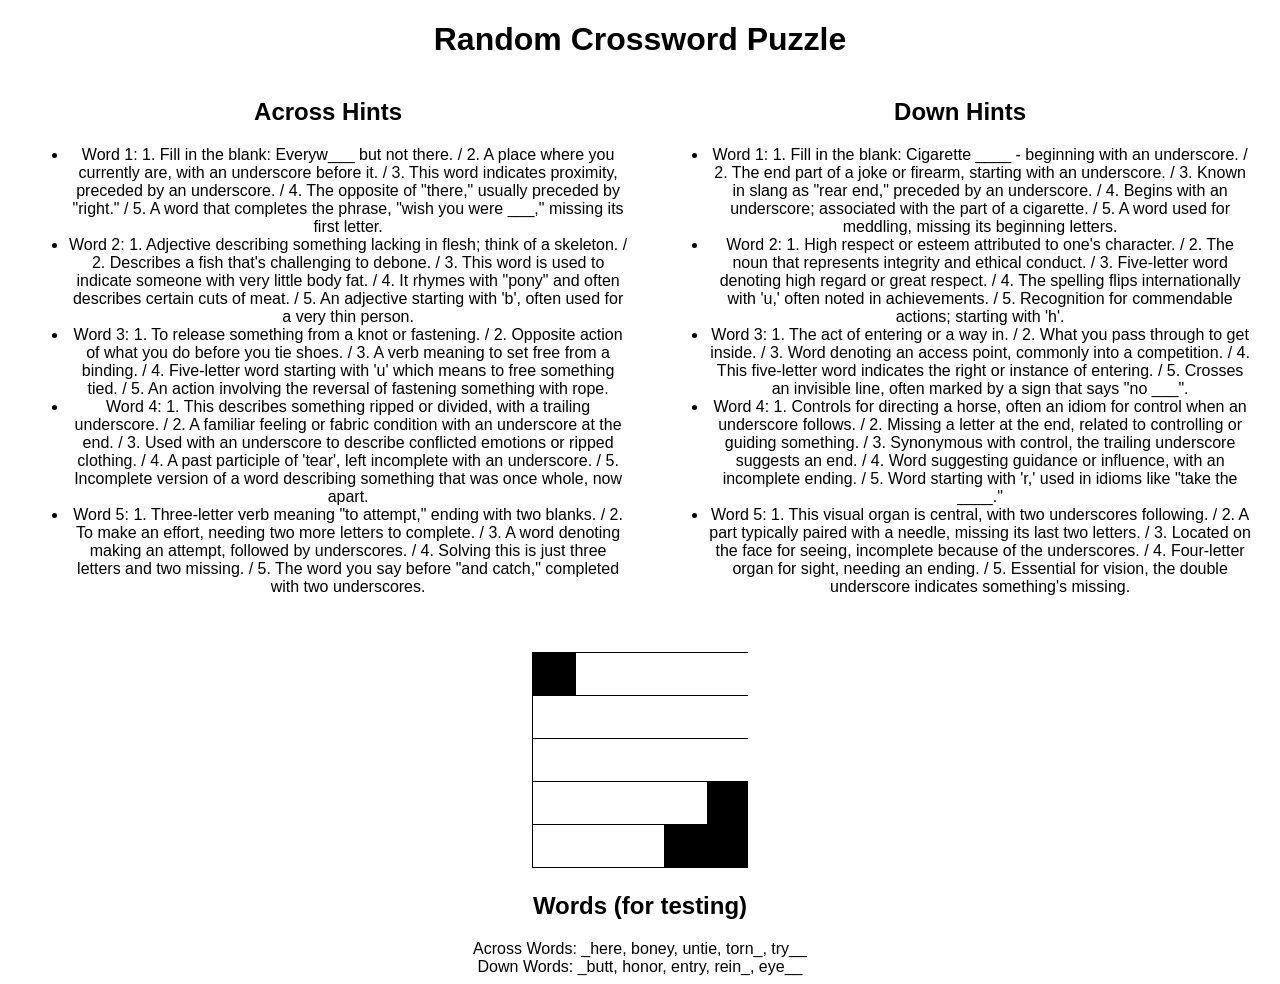
<file: index.html>
<!DOCTYPE html>
<html lang="en">
<head>
    <meta charset="UTF-8">
    <meta name="viewport" content="width=device-width, initial-scale=1.0">
    <title>Crossword Puzzle</title>
    <link rel="stylesheet" href="styles.css">
</head>
<body>
    <h1>Random Crossword Puzzle</h1>
    
    <div id="hints-container">
        <div id="across-hints">
            <h2>Across Hints</h2>
            <ul id="across-hint-list"></ul>
        </div>
        <div id="down-hints">
            <h2>Down Hints</h2>
            <ul id="down-hint-list"></ul>
        </div>
    </div>

    <div id="puzzle-container">
        <table id="crossword"></table>
    </div>

    <div id="words-container">
        <h2>Words (for testing)</h2>
        <div id="across-words"></div>
        <div id="down-words"></div>
    </div>

    <script src="script.js"></script>
</body>
</html>
</file>
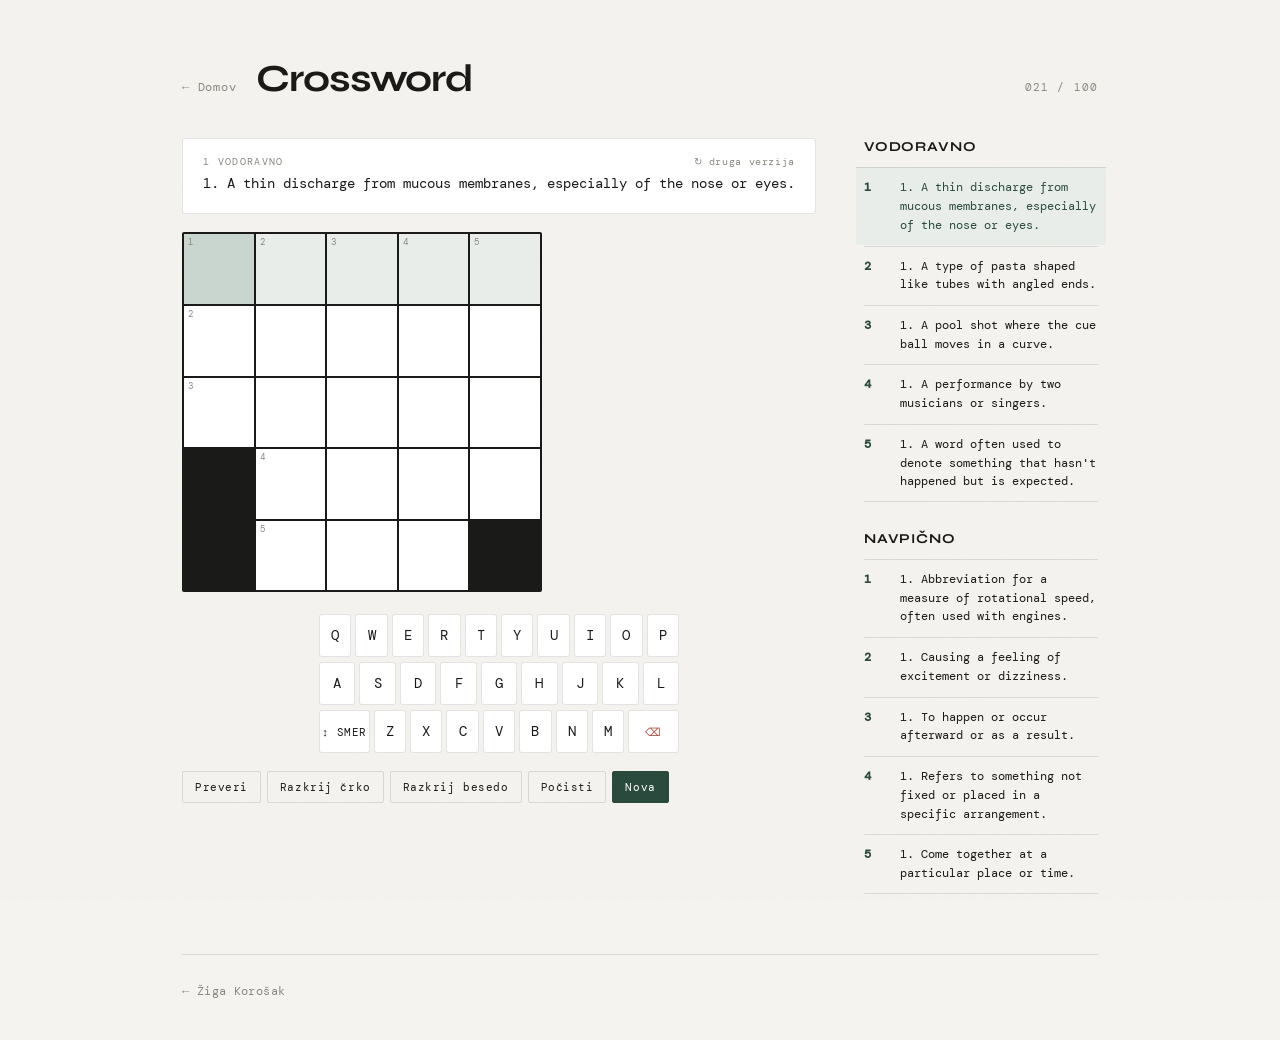
<file: crossword(1).html>
<!DOCTYPE html>
<html lang="sl">
<head>
  <meta charset="utf-8">
  <meta name="viewport" content="width=device-width, initial-scale=1.0">
  <title>Crossword — Žiga Korošak</title>
  <link rel="preconnect" href="https://fonts.googleapis.com">
  <link rel="preconnect" href="https://fonts.gstatic.com" crossorigin>
  <link href="https://fonts.googleapis.com/css2?family=Syne:wght@400;700&family=DM+Mono:wght@300;400&display=swap" rel="stylesheet">
  <style>
    *, *::before, *::after { box-sizing: border-box; margin: 0; padding: 0; }

    :root {
      --bg: #f5f3ef;
      --text: #1a1a18;
      --muted: #888880;
      --accent: #2a4a3e;
      --accent-light: #e8ede9;
      --accent-mid: #c9d6cf;
      --border: rgba(26,26,24,0.12);
      --error: #b04a3a;
      --error-light: #f3dcd6;
      --gold: #c19a3a;
    }

    html, body { height: 100%; }

    body {
      font-family: 'DM Mono', monospace;
      background: var(--bg);
      color: var(--text);
      min-height: 100%;
    }

    body::before {
      content: '';
      position: fixed;
      inset: 0;
      background-image: url("data:image/svg+xml,%3Csvg xmlns='http://www.w3.org/2000/svg' width='200' height='200'%3E%3Cfilter id='n'%3E%3CfeTurbulence type='fractalNoise' baseFrequency='0.9' numOctaves='4' stitchTiles='stitch'/%3E%3C/filter%3E%3Crect width='200' height='200' filter='url(%23n)' opacity='0.03'/%3E%3C/svg%3E");
      pointer-events: none;
      z-index: 0;
    }

    .page {
      position: relative;
      z-index: 1;
      max-width: 980px;
      margin: 0 auto;
      padding: 60px 32px 40px;
    }

    .topnav {
      display: flex;
      align-items: baseline;
      gap: 20px;
      margin-bottom: 40px;
      animation: fadeUp 0.5s ease both;
      flex-wrap: wrap;
    }
    .back-link {
      font-size: 0.75rem;
      color: var(--muted);
      text-decoration: none;
      letter-spacing: 0.06em;
      transition: color 0.2s;
    }
    .back-link::before { content: '← '; }
    .back-link:hover { color: var(--accent); }

    .page-title {
      font-family: 'Syne', sans-serif;
      font-size: clamp(1.6rem, 5vw, 2.4rem);
      font-weight: 700;
      letter-spacing: -0.03em;
      line-height: 1;
    }

    .puzzle-counter {
      margin-left: auto;
      font-size: 0.7rem;
      letter-spacing: 0.1em;
      color: var(--muted);
      text-transform: uppercase;
    }

    /* ── Layout ── */
    .game {
      display: grid;
      grid-template-columns: auto 1fr;
      gap: 48px;
      align-items: start;
      animation: fadeUp 0.5s 0.1s ease both;
    }

    @media (max-width: 760px) {
      .game { grid-template-columns: 1fr; gap: 28px; }
    }

    /* ── Grid ── */
    .grid-wrap {
      display: flex;
      flex-direction: column;
      gap: 18px;
    }

    .grid {
      display: grid;
      grid-template-columns: repeat(5, 1fr);
      gap: 2px;
      width: min(360px, 90vw);
      aspect-ratio: 1;
      background: var(--text);
      padding: 2px;
      border-radius: 2px;
      user-select: none;
    }

    .cell {
      position: relative;
      background: #fff;
      display: flex;
      align-items: center;
      justify-content: center;
      font-family: 'Syne', sans-serif;
      font-weight: 700;
      font-size: clamp(1.2rem, 4.5vw, 1.6rem);
      cursor: pointer;
      text-transform: uppercase;
      transition: background 0.15s;
      color: var(--text);
    }

    .cell.black {
      background: var(--text);
      cursor: default;
    }

    .cell.in-word { background: var(--accent-light); }
    .cell.selected { background: var(--accent-mid); }

    .cell.correct { color: var(--accent); }
    .cell.wrong { color: var(--error); background: var(--error-light); }
    .cell.revealed { color: var(--gold); }

    .cell-num {
      position: absolute;
      top: 2px;
      left: 4px;
      font-family: 'DM Mono', monospace;
      font-size: 0.55rem;
      font-weight: 400;
      color: var(--muted);
      pointer-events: none;
    }

    /* ── Current hint ── */
    .current-hint {
      padding: 16px 20px;
      background: #fff;
      border: 1px solid var(--border);
      border-radius: 3px;
      min-height: 76px;
      display: flex;
      flex-direction: column;
      gap: 6px;
    }
    .current-hint-label {
      font-size: 0.6rem;
      letter-spacing: 0.14em;
      text-transform: uppercase;
      color: var(--muted);
      display: flex;
      justify-content: space-between;
      align-items: center;
    }
    .current-hint-text {
      font-size: 0.85rem;
      line-height: 1.5;
      color: var(--text);
    }
    .swap-hint {
      background: none;
      border: none;
      color: var(--muted);
      cursor: pointer;
      font-family: 'DM Mono', monospace;
      font-size: 0.65rem;
      letter-spacing: 0.06em;
      transition: color 0.2s;
    }
    .swap-hint:hover { color: var(--accent); }
    .swap-hint::before { content: '↻ '; }

    /* ── Controls ── */
    .controls {
      display: flex;
      flex-wrap: wrap;
      gap: 6px;
    }
    .btn {
      background: none;
      border: 1px solid var(--border);
      padding: 8px 12px;
      font-family: 'DM Mono', monospace;
      font-size: 0.7rem;
      letter-spacing: 0.05em;
      color: var(--text);
      cursor: pointer;
      border-radius: 2px;
      transition: all 0.15s;
    }
    .btn:hover {
      border-color: var(--accent);
      color: var(--accent);
    }
    .btn-primary {
      background: var(--accent);
      color: #fff;
      border-color: var(--accent);
    }
    .btn-primary:hover {
      background: var(--text);
      border-color: var(--text);
      color: #fff;
    }

    /* ── Hint lists ── */
    .hints {
      display: flex;
      flex-direction: column;
      gap: 28px;
    }
    .hint-section h3 {
      font-family: 'Syne', sans-serif;
      font-size: 0.85rem;
      font-weight: 700;
      letter-spacing: 0.06em;
      text-transform: uppercase;
      margin-bottom: 12px;
      color: var(--text);
    }
    .hint-list {
      list-style: none;
      display: flex;
      flex-direction: column;
      gap: 1px;
    }
    .hint-list li {
      display: flex;
      gap: 12px;
      padding: 10px 0;
      border-top: 1px solid var(--border);
      cursor: pointer;
      font-size: 0.78rem;
      line-height: 1.5;
      transition: color 0.15s;
    }
    .hint-list li:last-child { border-bottom: 1px solid var(--border); }
    .hint-list li:hover { color: var(--accent); }
    .hint-list li.active {
      color: var(--accent);
      background: var(--accent-light);
      padding-left: 8px;
      padding-right: 8px;
      margin: 0 -8px;
    }
    .hint-list li.solved {
      color: var(--muted);
      text-decoration: line-through;
    }
    .hint-num {
      flex-shrink: 0;
      font-weight: 700;
      color: var(--accent);
      min-width: 24px;
    }
    .hint-list li.solved .hint-num { color: var(--muted); }

    /* ── Win banner ── */
    .win-banner {
      position: fixed;
      top: 50%;
      left: 50%;
      transform: translate(-50%, -50%) scale(0.95);
      background: var(--bg);
      border: 1px solid var(--accent);
      padding: 32px 40px;
      border-radius: 3px;
      text-align: center;
      z-index: 200;
      box-shadow: 0 20px 60px rgba(0,0,0,0.15);
      opacity: 0;
      pointer-events: none;
      transition: all 0.3s ease;
    }
    .win-banner.show {
      opacity: 1;
      transform: translate(-50%, -50%) scale(1);
      pointer-events: auto;
    }
    .win-banner h2 {
      font-family: 'Syne', sans-serif;
      font-size: 1.6rem;
      font-weight: 700;
      letter-spacing: -0.02em;
      margin-bottom: 8px;
      color: var(--accent);
    }
    .win-banner p {
      font-size: 0.8rem;
      color: var(--muted);
      margin-bottom: 20px;
    }

    .overlay {
      position: fixed;
      inset: 0;
      background: rgba(245,243,239,0.7);
      backdrop-filter: blur(3px);
      z-index: 150;
      opacity: 0;
      pointer-events: none;
      transition: opacity 0.3s;
    }
    .overlay.show {
      opacity: 1;
      pointer-events: auto;
    }

    /* ── On-screen keyboard ── */
    .keyboard {
      display: flex;
      flex-direction: column;
      gap: 5px;
      width: min(360px, 90vw);
      align-self: center;
      margin-top: 4px;
      user-select: none;
      -webkit-user-select: none;
    }
    .kb-row {
      display: flex;
      gap: 4px;
      justify-content: center;
    }
    .key {
      flex: 1;
      min-width: 0;
      padding: 12px 0;
      background: #fff;
      border: 1px solid var(--border);
      border-radius: 3px;
      font-family: 'DM Mono', monospace;
      font-size: 0.85rem;
      font-weight: 400;
      color: var(--text);
      cursor: pointer;
      transition: background 0.1s, border-color 0.1s, transform 0.05s;
      text-transform: uppercase;
      -webkit-tap-highlight-color: transparent;
    }
    .key:hover { border-color: var(--accent); color: var(--accent); }
    .key:active, .key.pressed {
      background: var(--accent-mid);
      transform: scale(0.96);
    }
    .key-wide { flex: 1.6; font-size: 0.7rem; letter-spacing: 0.05em; }
    .key-back { color: var(--error); }
    .key-back:hover { border-color: var(--error); color: var(--error); }

    @media (max-width: 480px) {
      .key { padding: 14px 0; font-size: 0.95rem; }
      .keyboard { gap: 4px; }
      .kb-row { gap: 3px; }
    }

    .footer {
      margin-top: 60px;
      padding-top: 24px;
      border-top: 1px solid var(--border);
    }
    .footer a {
      font-size: 0.75rem;
      color: var(--muted);
      text-decoration: none;
      letter-spacing: 0.03em;
      transition: color 0.2s;
    }
    .footer a:hover { color: var(--accent); }

    @keyframes fadeUp {
      from { opacity: 0; transform: translateY(14px); }
      to   { opacity: 1; transform: translateY(0); }
    }

    @keyframes pop {
      0%   { transform: scale(1); }
      50%  { transform: scale(1.18); }
      100% { transform: scale(1); }
    }
    .cell.pop { animation: pop 0.18s ease; }

    @media (max-width: 480px) {
      .page { padding: 32px 18px 32px; }
      .game { gap: 20px; }
    }
  </style>
</head>
<body>
  <div class="page">

    <div class="topnav">
      <a class="back-link" href="index.html">Domov</a>
      <h1 class="page-title">Crossword</h1>
      <span class="puzzle-counter" id="puzzle-counter">— / —</span>
    </div>

    <div class="game">
      <div class="grid-wrap">
        <div class="current-hint">
          <div class="current-hint-label">
            <span id="current-label">izberi polje</span>
            <button class="swap-hint" id="swap-hint" title="Druga različica namiga">druga verzija</button>
          </div>
          <div class="current-hint-text" id="current-hint">Tap a cell to start.</div>
        </div>

        <div class="grid" id="grid"></div>

        <div class="keyboard" id="keyboard">
          <div class="kb-row">
            <button class="key" data-k="Q">Q</button>
            <button class="key" data-k="W">W</button>
            <button class="key" data-k="E">E</button>
            <button class="key" data-k="R">R</button>
            <button class="key" data-k="T">T</button>
            <button class="key" data-k="Y">Y</button>
            <button class="key" data-k="U">U</button>
            <button class="key" data-k="I">I</button>
            <button class="key" data-k="O">O</button>
            <button class="key" data-k="P">P</button>
          </div>
          <div class="kb-row">
            <button class="key" data-k="A">A</button>
            <button class="key" data-k="S">S</button>
            <button class="key" data-k="D">D</button>
            <button class="key" data-k="F">F</button>
            <button class="key" data-k="G">G</button>
            <button class="key" data-k="H">H</button>
            <button class="key" data-k="J">J</button>
            <button class="key" data-k="K">K</button>
            <button class="key" data-k="L">L</button>
          </div>
          <div class="kb-row">
            <button class="key key-wide" data-k="SWAP">↕ smer</button>
            <button class="key" data-k="Z">Z</button>
            <button class="key" data-k="X">X</button>
            <button class="key" data-k="C">C</button>
            <button class="key" data-k="V">V</button>
            <button class="key" data-k="B">B</button>
            <button class="key" data-k="N">N</button>
            <button class="key" data-k="M">M</button>
            <button class="key key-wide key-back" data-k="BACK">⌫</button>
          </div>
        </div>

        <div class="controls">
          <button class="btn" id="btn-check">Preveri</button>
          <button class="btn" id="btn-reveal-letter">Razkrij črko</button>
          <button class="btn" id="btn-reveal-word">Razkrij besedo</button>
          <button class="btn" id="btn-clear">Počisti</button>
          <button class="btn btn-primary" id="btn-new">Nova</button>
        </div>
      </div>

      <div class="hints">
        <div class="hint-section">
          <h3>Vodoravno</h3>
          <ul class="hint-list" id="across-hints"></ul>
        </div>
        <div class="hint-section">
          <h3>Navpično</h3>
          <ul class="hint-list" id="down-hints"></ul>
        </div>
      </div>
    </div>

    <footer class="footer">
      <a href="../index.html">← Žiga Korošak</a>
    </footer>
  </div>

  <div class="overlay" id="overlay"></div>
  <div class="win-banner" id="win-banner">
    <h2>Bravo!</h2>
    <p id="win-stats">Rešeno v —</p>
    <button class="btn btn-primary" id="win-new">Še ena</button>
  </div>

  <script>
    // === EMBEDDED PUZZLE DATA ===
    const PUZZLES = [{"a":[{"w":"_here","h":["1. Fill in the blank: Everyw___ but not there.","2. A place where you currently are, with an underscore before it."]},{"w":"boney","h":["1. Adjective describing something lacking in flesh; think of a skeleton.","2. Describes a fish that's challenging to debone."]},{"w":"untie","h":["1. To release something from a knot or fastening.","2. Opposite action of what you do before you tie shoes."]},{"w":"torn_","h":["1. This describes something ripped or divided, with a trailing underscore.","2. A familiar feeling or fabric condition with an underscore at the end."]},{"w":"try__","h":["1. Three-letter verb meaning \"to attempt,\" ending with two blanks.","2. To make an effort, needing two more letters to complete."]}],"d":[{"w":"_butt","h":["1. Fill in the blank: Cigarette ____ - beginning with an underscore.","2. The end part of a joke or firearm, starting with an underscore."]},{"w":"honor","h":["1. High respect or esteem attributed to one's character.","2. The noun that represents integrity and ethical conduct."]},{"w":"entry","h":["1. The act of entering or a way in.","2. What you pass through to get inside."]},{"w":"rein_","h":["1. Controls for directing a horse, often an idiom for control when an underscore follows.","2. Missing a letter at the end, related to controlling or guiding something."]},{"w":"eye__","h":["1. This visual organ is central, with two underscores following.","2. A part typically paired with a needle, missing its last two letters."]}]},{"a":[{"w":"_aeon","h":["1. A long, indefinite period of time, often used in geological contexts.","2. Used in science fiction to mean an eternal or immeasurable span of time."]},{"w":"flame","h":["1. The visible, gaseous part of a fire.","2. Another term for a passionate romantic relationship."]},{"w":"reset","h":["1. Returning something to its initial state.","2. A computer can often do this to clear errors or problems."]},{"w":"oxen_","h":["1. Plural form of a large, domesticated bovine used in farming.","2. These animals are traditionally yoked in pairs for work purposes."]},{"w":"gal__","h":["1. Informal term for a girl or woman.","2. Can also refer to a certain unit of acceleration used in physics."]}],"d":[{"w":"_frog","h":["1. An amphibian that can often be seen leaping in wetlands.","2. Famous for its croaking sound, particularly during mating seasons."]},{"w":"alexa","h":["1. A virtual assistant developed by Amazon.","2. Known for playing music, setting alarms, and providing information when called."]},{"w":"easel","h":["1. A stand used by artists to support a canvas.","2. Essential equipment in a painter’s studio."]},{"w":"omen_","h":["1. An event regarded as a portent of future good or evil.","2. Often used in literature to foreshadow what’s to come."]},{"w":"net__","h":["1. A device made of woven strands to catch, hold, or detain.","2. Commonly used in various sports, such as tennis and volleyball."]}]},{"a":[{"w":"lath_","h":["1. A thin, flat strip of wood commonly used in construction.","2. Often used as a base to support plaster in ceilings or walls."]},{"w":"alias","h":["1. A false or assumed identity, often used in espionage.","2. Used by authors when they publish under a different name."]},{"w":"slant","h":["1. A perspective or angle, often in journalism or media.","2. When something is not level or has a tilt to it."]},{"w":"horde","h":["1. A large group of people; often used in the context of invaders.","2. A mass of individuals moving in an unorganized manner."]},{"w":"_wasp","h":["1. A stinging insect known for building paper-like nests.","2. Known for having a narrow waist, flying and causing a buzz."]}],"d":[{"w":"lash_","h":["1. To secure with a rope or to whip.","2. Often found in the context of securing a sail or reprimanding."]},{"w":"allow","h":["1. To permit or give permission for something to happen.","2. Often used in the context of giving someone the green light."]},{"w":"tiara","h":["1. A decorative jeweled headband worn by royalty.","2. Often worn by brides or pageant contestants."]},{"w":"hands_","h":["1. The plural of the body part at the end of your arms.","2. Can also refer to a clock part indicating time."]},{"w":"_step","h":["1. A movement made by lifting a foot and placing it in a new position.","2. It can also refer to progress in a process or procedure."]}]},{"a":[{"w":"alexa","h":["1. Name of a voice-controlled virtual assistant developed by Amazon.","2. Amazon's popular smart home assistant device."]},{"w":"golem","h":["1. A mythical creature made from clay or mud in Jewish folklore.","2. In Jewish legend, this animated being is created entirely from inanimate matter."]},{"w":"opine","h":["1. To express an opinion or belief.","2. Another term for sharing one's thoughts verbally."]},{"w":"__don","h":["1. Past tense verb often associated with clothing oneself.","2. A term you'd use when you've already put on clothes."]},{"w":"__end","h":["1. A term describing something happening in the past relative to now.","2. An adverb referring to a time just before now."]}],"d":[{"w":"ago__","h":["1. Phrase referring to a time period that has passed.","2. Often used to describe something that occurred in the past."]},{"w":"lop__","h":["1. Phrase often used to indicate the act of cutting something off.","2. A verb meaning to trim or cut something, especially from trees."]},{"w":"elide","h":["1. To omit or leave out in speech or writing.","2. A verb meaning to merge or absorb sounds in pronunciation."]},{"w":"xenon","h":["1. A noble gas element known for its use in neon lamps.","2. A rare, colorless, odorless element found in the atmosphere."]},{"w":"amend","h":["1. To make changes or improvements, especially legislative documents.","2. A verb often used in the context of altering or modifying text."]}]},{"a":[{"w":"inlet","h":["1. A narrow water passage between islands or leading inland from a larger body of water.","2. Often found on coastlines, a channel allowing water to flow in and out."]},{"w":"naive","h":["1. Lacking experience, wisdom, or judgment.","2. Describes someone who is easily deceived due to simplicity or innocence."]},{"w":"linen","h":["1. A fabric made from the fibers of the flax plant.","2. Known for its cool and fresh texture, often used in summer clothing."]},{"w":"event","h":["1. Something that happens at a given place and time.","2. A planned public or social occasion."]},{"w":"ten__","h":["1. A prefix indicating the number after nine and before eleven.","2. The first double-digit numeral."]}],"d":[{"w":"inlet","h":["1. A small arm of a sea, lake, or river.","2. Offers a place for a body of water to flow into the land."]},{"w":"naive","h":["1. Characterized by simplicity and lack of experience.","2. Often innocent or overly trusting due to inexperience."]},{"w":"linen","h":["1. A textile made from the fibers of the flax plant.","2. Commonly used in hot weather garments for its ability to keep cool."]},{"w":"even_","h":["1. A term for something flat or smooth.","2. Used to describe numbers divisible by two."]},{"w":"tent_","h":["1. A temporary shelter typically made from fabric.","2. Mostly used outdoors for camping or events."]}]},{"a":[{"w":"bleep","h":["1. The sound made by a digital device indicating an error or notification.","2. A short, high-pitched sound often associated with technology."]},{"w":"ladle","h":["1. A long-handled utensil used for serving soup or stew.","2. This tool is essential for pouring liquids during cooking."]},{"w":"organ","h":["1. A musical instrument with keys and pipes, often found in churches.","2. This large instrument is known for its complex sound and air-driven pipes."]},{"w":"oven_","h":["1. An enclosed compartment for baking or roasting food.","2. Essential kitchen appliance used to bake bread or roast meat."]},{"w":"mad__","h":["1. A term describing someone who is extremely angry or mentally ill.","2. Can denote fury or chaotic creativity, often linked with “mad scientist.”"]}],"d":[{"w":"bloom","h":["1. The process or period of a flower unfolding its petals.","2. Represents the peak beauty and productivity stage of a plant’s life."]},{"w":"larva","h":["1. The life stage of insects after it hatches from an egg, before becoming an adult.","2. Often found in caterpillars and maggots before they metamorphose."]},{"w":"edged","h":["1. Describes having a sharp side or a border.","2. Something that has sides or corners, possibly sharp ones."]},{"w":"elan_","h":["1. Enthusiastic vigor or liveliness; zest and style.","2. Represents energetic and confident style or flair."]},{"w":"pen__","h":["1. An instrument for writing or drawing with ink.","2. Essential everyday tool for scribes before the digital age."]}]},{"a":[{"w":"swill","h":["1. A mixture of liquid and food scraps fed to animals, especially pigs.","2. Slang for a cheap or inferior type of liquid, often referring to an alcoholic beverage."]},{"w":"cacao","h":["1. The primary ingredient from which chocolate is made.","2. Beans used to create powder for baking and confectioneries."]},{"w":"aging","h":["1. The process of becoming older and experiencing physiological and emotional changes over time.","2. In wine-making, the period during which wine develops its character in barrels or bottles."]},{"w":"meld_","h":["1. To merge or blend two or more things together.","2. A term used in some card games for a combination of cards."]},{"w":"pry__","h":["1. To force open or apart through leverage or pressure.","2. To inquire into someone's private affairs too closely."]}],"d":[{"w":"scamp","h":["1. A mischievous or playful young person.","2. A term used affectionately for someone who behaves naughtily but charmingly."]},{"w":"wager","h":["1. To risk something, usually money, on an uncertain outcome.","2. A formal agreement to bet on the result of a dispute or uncertain event."]},{"w":"icily","h":["1. To do something in a cold or unfriendly manner.","2. An adverb describing an action done with a chilling tone or attitude."]},{"w":"land_","h":["1. The solid part of the earth's surface not covered by water.","2. To come to a final resting place, often after flying or falling."]},{"w":"log__","h":["1. A large piece of wood cut from the trunk of a tree.","2. A record of events, often used in maritime or aviation contexts."]}]},{"a":[{"w":"_chat","h":["1. Online conversation using text.","2. A digital communication method often used on apps."]},{"w":"these","h":["1. Plural form of this.","2. Refers to a specific group close to the speaker."]},{"w":"raise","h":["1. To lift or elevate something.","2. Increase in salary or position."]},{"w":"ass__","h":["1. Slang term for the buttocks.","2. Informal word for donkey."]},{"w":"yet__","h":["1. To this point in time or so far.","2. Despite anything to the contrary."]}],"d":[{"w":"_tray","h":["1. A flat, shallow container for carrying things.","2. Surface used for serving food or drinks."]},{"w":"chase","h":["1. To pursue or follow rapidly.","2. Activity of trying to overtake something."]},{"w":"heist","h":["1. A robbery or act of stealing.","2. A planned act of theft."]},{"w":"ass__","h":["1. Describes an individual's backside humorously.","2. Term commonly used for donkeys or foolish people."]},{"w":"tee__","h":["1. Golfer's starting point on the course.","2. Often used as a stand for golf balls during play."]}]},{"a":[{"w":"apnea","h":["1. A condition where breathing repeatedly stops and starts during sleep.","2. Commonly associated with sleep disorders, involves pauses in breathing."]},{"w":"irons","h":["1. Hot metal devices used to smooth clothing wrinkles.","2. A common household appliance or type of golf club."]},{"w":"manes","h":["1. The long hair growing from the neck of a horse or a lion.","2. This term relates to the shaggy hair of some animals, mainly equines and lions."]},{"w":"_meme","h":["1. Viral fragment of culture shared widely on the internet.","2. It involves humorous content that spreads quickly online."]},{"w":"__tat","h":["1. Informal for a decorative ink design on the skin.","2. Slang term for a body modification using ink under the skin."]}],"d":[{"w":"aim__","h":["1. To direct efforts or an object toward a goal or target.","2. The act of directing or pointing something for accuracy."]},{"w":"pram_","h":["1. A wheeled conveyance for transporting infants.","2. Small wheeled vehicle used for babies, primarily in British English."]},{"w":"nonet","h":["1. A composition or group involving nine musicians or singers.","2. In music, this term refers to a set of nine performers."]},{"w":"enema","h":["1. A medical procedure for bowel cleansing with fluid.","2. This involves the injection of liquid into the rectum for cleansing or examination."]},{"w":"asset","h":["1. An item of value owned by a person or organization.","2. Can be a valuable resource or beneficial feature."]}]},{"a":[{"w":"shire","h":["1. A region often associated with hobbits and J.R.R. Tolkien's famous works.","2. An administrative district in England, often used as a suffix in place names."]},{"w":"today","h":["1. The current day in the context of time.","2. Used to describe what is happening right now or in the present."]},{"w":"alive","h":["1. Opposite of deceased or dead.","2. Breathing and functioning, referring to living beings."]},{"w":"sloe_","h":["1. A dark purple fruit of the blackthorn, used in gin.","2. The small, tart fruit found in hedgerows, often used in making a type of gin."]},{"w":"hymn_","h":["1. A religious song or ode, often sung in churches.","2. A musical composition of praise or worship."]}],"d":[{"w":"stash","h":["1. To store secretly or safeguard a collection.","2. A hidden supply of items, often for future use."]},{"w":"holly","h":["1. A festive plant with red berries and spiny leaves, often associated with Christmas.","2. A type of shrub known for its prickly green leaves and bright red berries."]},{"w":"idiom","h":["1. A phrase where the words have a meaning different from the literal translation.","2. A group of words established by usage having a figurative meaning."]},{"w":"raven","h":["1. A large, black bird known for its intelligence and mythological presence.","2. A bird that is often associated with omens and Edgar Allan Poe's famous poem."]},{"w":"eye__","h":["1. The organ that allows vision in most animals.","2. The part of the body used for seeing, usually located on the head."]}]},{"a":[{"w":"_cow_","h":["1. An animal commonly found on farms known for producing milk.","2. This domesticated ungulate is often associated with dairy products."]},{"w":"fade_","h":["1. To gradually become less distinct.","2. This word describes what happens when colors lose their brightness over time."]},{"w":"under","h":["1. This preposition indicates something is below or beneath.","2. A word that often precedes 'pressure' or 'the sea'."]},{"w":"needy","h":["1. Describes someone or something lacking essentials.","2. This term often describes people requiring assistance or support."]},{"w":"__rye","h":["1. A type of grain commonly used in bread and whiskey production.","2. Often paired with whiskey, this grain is also found in bread."]}],"d":[{"w":"_fun_","h":["1. An activity that provides amusement or enjoyment.","2. Associated with happiness and playful times."]},{"w":"cane_","h":["1. A walking stick or a plant that produces sugar.","2. Often used by the elderly for support while walking."]},{"w":"odder","h":["1. Comparative form of an adjective meaning strange or unusual.","2. When something is even more strange than 'odd'."]},{"w":"weedy","h":["1. Infested with unwanted plants, such as dandelions or thistles.","2. Describes a garden or area overrun with undesirable vegetation."]},{"w":"__rye","h":["1. A grain also known in the title of a J.D. Salinger novel.","2. This grain is commonly used in bread and whiskey."]}]},{"a":[{"w":"drown","h":["1. To lose life by being submerged in and inhaling water.","2. Often happens if you can't swim and fall into deep water."]},{"w":"eerie","h":["1. Strange and frightening.","2. Similar to spooky or unsettling, especially places or sounds."]},{"w":"apart","h":["1. Separated by distance or time.","2. Opposite of together; frequently describes physical distance."]},{"w":"fete_","h":["1. A festive celebration or party.","2. Often includes music, dancing, and lots of enjoyment."]},{"w":"_led_","h":["1. Past tense of leading.","2. Rhymes with \"bed\" and \"fed\"; indicates guidance in the past."]}],"d":[{"w":"deaf_","h":["1. Lacking the power of hearing.","2. Can be partial or complete; affects the ability to perceive sound."]},{"w":"repel","h":["1. Drive away; cause aversion.","2. What bug spray does to mosquitoes."]},{"w":"orate","h":["1. To speak in a formal and often eloquent manner.","2. Often done in public by politicians or spokespersons."]},{"w":"wired","h":["1. Equipped with internet or interconnected systems.","2. A term often used to describe someone full of nervous energy or excitement."]},{"w":"net__","h":["1. An openwork fabric or structure.","2. Used in sports like basketball, tennis, and fishing alike."]}]},{"a":[{"w":"_kob_","h":["1. An antelope found in the African savanna.","2. This animal shares its name with a three-letter word starting and ending with 'k'."]},{"w":"valet","h":["1. A person who parks cars for hotel or restaurant patrons.","2. Someone who assists with personal services, especially in hospitality."]},{"w":"alive","h":["1. Opposite of dead.","2. Breathing and having life."]},{"w":"never","h":["1. At no time.","2. Opposite of always."]},{"w":"__elm","h":["1. A type of deciduous tree.","2. Known for its strong wood, this tree is often found lining streets."]}],"d":[{"w":"_van_","h":["1. A kind of vehicle often used for transporting goods or people.","2. Typically box-shaped, used in logistics or family travel."]},{"w":"kale_","h":["1. A type of green leafy vegetable popular in salads.","2. Known for its health benefits and curly, dense leaves."]},{"w":"olive","h":["1. A small, oily fruit, often green or black, used in cooking and oil production.","2. Known for their pit, they are often pressed to create a cooking oil."]},{"w":"bevel","h":["1. A cut at an angle that is not 90 degrees to the surface or edge.","2. Used in carpentry and design to create slanted angles on surfaces."]},{"w":"_term","h":["1. A defined period of time, especially in reference to academic sessions.","2. Often used to describe the completion date range in contracts."]}]},{"a":[{"w":"bog","h":["1. A wet, spongy area of land that may be covered in water.","2. A term for a type of swamp, especially in cooler climates."]},{"w":"llama","h":["1. A domesticated South American animal known for its wool.","2. Related to the alpaca, this animal is commonly found in the Andes mountains."]},{"w":"eaten","h":["1. What happens to food after it is consumed orally.","2. Past participle of a verb meaning to consume food."]},{"w":"among","h":["1. A preposition indicating involvement or participation with others.","2. In the midst of a group or a collection."]},{"w":"den","h":["1. A cozy, secluded room or space within a home.","2. The private lair of a wild carnivorous animal."]}],"d":[{"w":"lead","h":["1. To be in charge or guide a group, organization, or movement.","2. A soft, heavy, ductile metal with the symbol Pb."]},{"w":"lame","h":["1. Incapable of normal locomotion due to injury or illness.","2. An adjective describing something weak, unsatisfactory, or unimpressive."]},{"w":"baton","h":["1. A thin stick used by a conductor to direct an orchestra.","2. A short stick passed between runners in a relay race."]},{"w":"omen","h":["1. A phenomenon or event viewed as a sign of future good or evil.","2. A prophetic sign or indication."]},{"w":"gang","h":["1. A group of individuals who associate for criminal or antisocial purposes.","2. A band or clique that may operate illicit activities."]}]},{"a":[{"w":"mount","h":["1. To climb or ascend a peak.","2. A structure used to display or support something."]},{"w":"apnea","h":["1. A condition involving temporary cessation of breathing during sleep.","2. It often requires a CPAP machine for treatment."]},{"w":"defer","h":["1. To postpone or delay an action.","2. Often used with consideration or judgment."]},{"w":"arid_","h":["1. Extremely dry and lacking in moisture.","2. Describes land that supports very little vegetation."]},{"w":"mat__","h":["1. A flat piece of material used to protect surfaces or provide comfort underfoot.","2. Typically found at doorways as a welcome mat."]}],"d":[{"w":"madam","h":["1. A polite term used to address a woman.","2. The female equivalent of \"sir.\""]},{"w":"opera","h":["1. A dramatic work combining singing, music, and sometimes dance.","2. Known for its elaborate costumes and sets."]},{"w":"unfit","h":["1. Not in good physical shape.","2. Lacking the necessary qualities or skills for a certain purpose."]},{"w":"need_","h":["1. To require something essential or desirable.","2. Left incomplete when something is urgently desired."]},{"w":"tar__","h":["1. A sticky black substance used in construction and repair.","2. Derived from the distillation of organic material."]}]},{"a":[{"w":"swing","h":["1. A movement back and forth suspended from a pivot point.","2. Commonly found in playgrounds and associated with a pendulum-like motion."]},{"w":"minor","h":["1. A term describing anything lesser in size, extent, or significance.","2. Often used in music to denote a type of scale or chord."]},{"w":"untie","h":["1. To release something that has been fastened or knotted.","2. An action often resulting in freeing shoelaces or hair."]},{"w":"geese","h":["1. A plural term for a type of large waterbird typically associated with honking sounds.","2. Known for their migratory V formations in the skies."]},{"w":"__red","h":["1. A primary color seen at two ends of the visible spectrum.","2. Can symbolize passion, danger, or stop."]}],"d":[{"w":"smug_","h":["1. Self-satisfied, often in a way that annoys others.","2. An adjective for a person who thinks they know better than everyone else."]},{"w":"wine_","h":["1. An alcoholic drink made from fermented grapes.","2. Comes in red, white, and rosé varieties, often paired with meals."]},{"w":"inter","h":["1. A verb meaning to place a body in a grave or tomb.","2. Often used to describe the act of burial."]},{"w":"noise","h":["1. Unwanted sound that disrupts or interferes.","2. Can be described as any non-harmonious or loud sound."]},{"w":"greed","h":["1. An insatiable and selfish desire, especially for wealth or power.","2. A major theme in many moral tales and fables."]}]},{"a":[{"w":"fumed","h":["1. Angrily expressed smoke or vapors.","2. Past tense of an act of being visibly angry."]},{"w":"irate","h":["1. Feeling very angry or furious.","2. An intense level of anger; very annoyed."]},{"w":"tithe","h":["1. A portion of income given as a donation, traditionally 10%.","2. Obligation or offering often associated with religious practices."]},{"w":"_need","h":["1. Necessity or requirement for something.","2. Essential requirement or obligation."]},{"w":"_err_","h":["1. To make a mistake or be incorrect.","2. Commit an error or blunder."]}],"d":[{"w":"fit__","h":["1. A sudden burst of emotion or activity.","2. Suitably well or appropriate."]},{"w":"urine","h":["1. Liquid waste product excreted by kidneys.","2. Waste fluid produced and excreted by kidneys."]},{"w":"mater","h":["1. Another word for mother, often used affectionately.","2. Affectionate or formal term for one's mother."]},{"w":"ether","h":["1. A volatile liquid once used as an anesthetic.","2. Highly flammable liquid formerly used in medicine."]},{"w":"deed_","h":["1. A legal document regarding ownership of property.","2. Document transferring ownership, often of land."]}]},{"a":[{"w":"_car_","h":["1. A type of vehicle that requires four wheels.","2. Often used to commute on roads."]},{"w":"goner","h":["1. A term for something or someone beyond saving.","2. Often used when referring to an inevitable end."]},{"w":"arise","h":["1. To come up or emerge.","2. Often happens when you wake in the morning."]},{"w":"based","h":["1. Rooted or founded on something.","2. Often used to denote fundamental support."]},{"w":"_let_","h":["1. To allow or permit.","2. Often accompanying someone's freedom to do something."]}],"d":[{"w":"_gab_","h":["1. To talk a lot or chatter.","2. Something people often do when gossiping."]},{"w":"coral","h":["1. Marine invertebrates forming colorful reefs.","2. Often associated with vibrant underwater ecosystems."]},{"w":"anise","h":["1. A licorice-flavored herb or spice.","2. Often used in European cooking for its flavor."]},{"w":"reset","h":["1. To start again from the beginning.","2. Especially common in technology and instruments."]},{"w":"_red_","h":["1. A primary color similar to crimson or scarlet.","2. Often denotes danger or love."]}]},{"a":[{"w":"widen","h":["1. To make something broader or more extensive.","2. Expand your scope or understanding."]},{"w":"anise","h":["1. A spice known for its licorice flavor.","2. Herb often used in cooking and baking, especially in Mediterranean dishes."]},{"w":"tense","h":["1. A state of being stretched tight or anxious.","2. Form of a verb indicating time, like past, present, or future."]},{"w":"tread","h":["1. To walk or step on something.","2. Action involved in stepping or leaving footprints."]},{"w":"_try_","h":["1. Attempt to do or achieve something.","2. Make an effort to accomplish a task or goal."]}],"d":[{"w":"watt_","h":["1. A unit of power in the International System of Units.","2. Measurement of electrical power related to energy and time."]},{"w":"inert","h":["1. Lacking the ability or strength to move.","2. Chemically inactive or not reactive."]},{"w":"diner","h":["1. Casual restaurant or a type of train car serving food.","2. Place where meals are served to customers."]},{"w":"essay","h":["1. A short piece of writing on a particular subject.","2. Often a school assignment that involves composition."]},{"w":"need_","h":["1. Express necessity or requirement for something.","2. Conditions or situations requiring immediate attention."]}]},{"a":[{"w":"plot_","h":["1. A secret plan or scheme to accomplish a purpose.","2. The main events of a play, novel, or movie woven together."]},{"w":"aired","h":["1. Something that has been broadcast on radio or television.","2. Exposed to the atmosphere for freshening or ventilation."]},{"w":"spare","h":["1. Additional or extra, often used in context with car tires.","2. To give money, time, or effort without inconvenience."]},{"w":"titre","h":["1. A measure of concentration in a chemical solution.","2. Often used to determine the strength of an antibody or antigen."]},{"w":"_dead","h":["1. Unable to move, feel, or react.","2. The opposite of alive."]}],"d":[{"w":"past_","h":["1. No longer current; belonged to a former time.","2. Beyond a specified point in time or place."]},{"w":"lipid","h":["1. A group of naturally occurring molecules including fats.","2. Essential for cellular structure but also linked to cholesterol."]},{"w":"orate","h":["1. To speak, particularly in an eloquent or formal manner.","2. Often done at ceremonies by someone giving a speech."]},{"w":"terra","h":["1. Latin word for \"earth\" or \"ground.\"","2. A term used in geography and science for land."]},{"w":"_deed","h":["1. A legal document regarding property ownership.","2. An action that is performed intentionally."]}]},{"a":[{"w":"rheum","h":["1. A thin discharge from mucous membranes, especially of the nose or eyes.","2. This word describes the fluid sometimes wiped away from your eyes upon waking."]},{"w":"penne","h":["1. A type of pasta shaped like tubes with angled ends.","2. A popular pasta often used in dishes like arrabbiata or with a vodka sauce."]},{"w":"masse","h":["1. A pool shot where the cue ball moves in a curve.","2. A French term used in billiards to refer to a specific type of spin shot."]},{"w":"_duet","h":["1. A performance by two musicians or singers.","2. This term refers to a composition for two performers, often seen in concerts."]},{"w":"_yet_","h":["1. A word often used to denote something that hasn't happened but is expected.","2. This adverb indicates something still to occur or a possibility in the future."]}],"d":[{"w":"rpm__","h":["1. Abbreviation for a measure of rotational speed, often used with engines.","2. A term used to describe how many times something spins in a minute."]},{"w":"heady","h":["1. Causing a feeling of excitement or dizziness.","2. Often describes an experience or aroma that is intoxicating or exhilarating."]},{"w":"ensue","h":["1. To happen or occur afterward or as a result.","2. This verb describes the result that follows a particular event or action."]},{"w":"unset","h":["1. Refers to something not fixed or placed in a specific arrangement.","2. The opposite of \"set\", indicating lack of position or stability."]},{"w":"meet_","h":["1. Come together at a particular place or time.","2. When two or more people come into contact for discussion or encounter."]}]},{"a":[{"w":"paid_","h":["1. Completing \"paid\" with a musical beat enhancer.","2. Wage receipt often involves getting \"paid\" in this."]},{"w":"agree","h":["1. To conciliate differing views, parties may reach this consensus.","2. When opinions align, two or more people may do this."]},{"w":"crony","h":["1. Informal term for a close, sometimes political associate.","2. A \"crony\" is often seen in discussions of nepotism."]},{"w":"tense","h":["1. Grammatical form expressing time in verbs.","2. Situation filled with anxious or strained anticipation."]},{"w":"_eyed","h":["1. \"Wide\" or \"eagle\" could be properly aligned with this.","2. In descriptions of vision, both \"sharp\" and \"red\" can pair with it."]}],"d":[{"w":"pact_","h":["1. Formal agreement often sealed with a handshake or signature.","2. Allies may sign this in times of peace."]},{"w":"agree","h":["1. Achieving concurrence typically incites this verbal accord.","2. When opinions mirror each other, people usually do this."]},{"w":"irony","h":["1. An outcome sharply opposite to what's expected.","2. A figure of speech with opposite intended meanings."]},{"w":"dense","h":["1. A material with closely packed particles is considered this.","2. Often refers to people who are slow to understand."]},{"w":"_eyed","h":["1. Often matched with 'eagle' for keen vision expressions.","2. Associated with phrases like \"blue\" or \"starry.\""]}]},{"a":[{"w":"_chef","h":["1. A professional cook, especially the chief cook in a restaurant or hotel.","2. Title for someone who manages a kitchen and oversees food preparation."]},{"w":"_reap","h":["1. To gather or harvest crops from the land.","2. To receive a return or reward as a result of one's actions."]},{"w":"tears","h":["1. Drops of saline that flow from the eyes, often due to emotions.","2. Liquid produced by emotions such as sadness or joy."]},{"w":"add__","h":["1. To join or combine numbers or elements to each other.","2. The mathematical operation of combining quantities."]},{"w":"toy__","h":["1. An object for children to play with and amuse themselves.","2. An item created for amusement, often used by children."]}],"d":[{"w":"__tat","h":["1. An informal term for a tattoo, often used in casual contexts.","2. Slang term for inked art on the skin."]},{"w":"credo","h":["1. A statement of the beliefs or aims that guide someone's actions.","2. A formal expression of faith or principles."]},{"w":"heady","h":["1. Something that is intoxicating or exhilarating.","2. Producing a feeling of high excitement or euphoria."]},{"w":"ear__","h":["1. The organ of hearing, situated on either side of the head.","2. An appendage responsible for auditory perception."]},{"w":"fps__","h":["1. Abbreviation referring to Frames Per Second, especially in video contexts.","2. Acronym indicating the measurement of display frame rate."]}]},{"a":[{"w":"frog_","h":["1. A small green amphibian that can jump great distances.","2. Often found in ponds and known for their ribbit sound."]},{"w":"rope_","h":["1. A strong, thick strand of material used to pull or tie things securely.","2. Essential equipment for rock climbing and sailing."]},{"w":"ovine","h":["1. Relating to sheep or ewes.","2. Similar to the wool-producing animals found on farms."]},{"w":"genre","h":["1. A category for artistic or literary compositions.","2. Divides music, books, and films based on style or subject."]},{"w":"__eel","h":["1. A long, slender fish often found in freshwater and saltwater.","2. A creature slippery enough to inspire a phrase about being elusive."]}],"d":[{"w":"frog_","h":["1. A four-legged creature often heralding the start of spring with croaks.","2. Jumps between lily pads and stars in fairy tales."]},{"w":"rove_","h":["1. To wander or travel constantly without a fixed destination.","2. Explorers and adventurers are known to do this."]},{"w":"opine","h":["1. To express one's thoughts or beliefs aloud.","2. What critics do when reviewing a new work."]},{"w":"genre","h":["1. Frames the themes and forms followed in media.","2. A movie falls into this category of type."]},{"w":"__eel","h":["1. Creatures often electrifying in nature with a slippery reputation.","2. They slither through water instead of on land."]}]},{"a":[{"w":"_frog","h":["1. A common amphibian associated with rainy weather.","2. An animal known for its leaping abilities and croaking sound."]},{"w":"flame","h":["1. The visible part of a fire that provides light.","2. A hot, glowing body of ignited gas generated by something on fire."]},{"w":"lapel","h":["1. The part on a jacket that frames the neckline and is often folded back.","2. Found on a suit, this piece is often accented by a pin or flower."]},{"w":"akin_","h":["1. Similar in nature or character; having a shared ancestry.","2. Closely related or similar in functions or characteristics."]},{"w":"wed__","h":["1. To unite in marriage or matrimony.","2. The act traditionally involving vows and rings."]}],"d":[{"w":"_flaw","h":["1. A defect or imperfection in something.","2. A small fault or defect in a product or theory."]},{"w":"flake","h":["1. A small, loose, and thin piece of something, like snow.","2. A piece of something thin and easily crumbled off."]},{"w":"rapid","h":["1. Moving very quickly or fast.","2. Swift movement as found in fast-flowing water."]},{"w":"omen_","h":["1. A sign or indication of a future event.","2. Considered a harbinger of good or bad luck."]},{"w":"gel__","h":["1. A jelly-like substance used often in styling hair or medical applications.","2. A semi-solid or thickened liquid substance."]}]},{"a":[{"w":"find_","h":["1. To discover or identify something, especially for the first time.","2. What one might do upon encountering a lost item."]},{"w":"odor_","h":["1. A distinctive smell, often considered unpleasant.","2. This might alert you to a skunk nearby."]},{"w":"woman","h":["1. An adult female human.","2. Opposite of man in terms of gender."]},{"w":"llama","h":["1. A South American animal known for its wool and carrying loads.","2. Related to the alpaca and used in trekking and farming."]},{"w":"__day","h":["1. A unit of time equivalent to 24 hours.","2. Appears in the expressions holiday, birthday, and Monday."]}],"d":[{"w":"fowl_","h":["1. A term used primarily for birds raised for their meat or eggs.","2. Includes animals such as chickens and ducks."]},{"w":"idol_","h":["1. A representation or object of worship or admiration.","2. What pop stars and famous actors might be called by fans."]},{"w":"nomad","h":["1. A person with no fixed residence who moves from place to place.","2. Often found in deserts or vast open spaces, constantly on the move."]},{"w":"drama","h":["1. A genre of narrative fiction or semi-fiction intended for serious viewing.","2. Often involves intense conflict and strong emotions."]},{"w":"__nay","h":["1. An old-fashioned way to say no.","2. Often paired with \"yea\" in voting or decisions."]}]},{"a":[{"w":"bongo","h":["1. A type of drum often used in Latin music.","2. An instrument played with hands, often seen in pairs."]},{"w":"aloof","h":["1. Describes someone who is emotionally distant or detached.","2. This term is used for someone disinterested or unengaged."]},{"w":"idiot","h":["1. A term used to describe a very foolish person.","2. An offensive term for someone perceived as very stupid."]},{"w":"less_","h":["1. A comparative term meaning \"lower quantity.\"","2. Used to indicate a smaller amount."]},{"w":"_rye_","h":["1. A type of grain used in bread and whiskey.","2. This word can be found in a phrase about a specific whiskey type."]}],"d":[{"w":"bail_","h":["1. A term used for releasing someone from custody, often for a fee.","2. This term is associated with leaving abruptly or financial guarantee."]},{"w":"older","h":["1. Comparatively more advanced in age.","2. This term refers to something more aged than another."]},{"w":"noisy","h":["1. Describes a place filled with a lot of sound.","2. Often used to refer to unpleasant, loud environments."]},{"w":"goose","h":["1. A large bird known for its migratory V formations.","2. Associated with a classic Christmas dish and nursery rhyme."]},{"w":"oft__","h":["1. An old-fashioned term meaning frequent or often.","2. Used primarily in poetry for \"many times.\""]}]},{"a":[{"w":"_burn","h":["1. A word that follows 'sun' and 'fire' in expressions relating to heat.","2. An action that happens to paper when it catches fire."]},{"w":"canoe","h":["1. A small, narrow boat pointed at both ends and typically propelled by paddling.","2. A type of watercraft often used for leisurely trips on rivers or lakes."]},{"w":"ascot","h":["1. A type of necktie that is worn tucked into a shirt.","2. A formal accessory often seen at race events in England."]},{"w":"belt_","h":["1. An accessory that holds up pants or skirts.","2. An item often used to cinch the waist in clothing."]},{"w":"_des_","h":["1. This word often precedes 'ire' in nature documentaries about sandy landscapes.","2. It is a prefix meaning 'from' or 'down from' usually in geographical or scientific context."]}],"d":[{"w":"_cab_","h":["1. A short word for a vehicle used for hire that takes passengers to a specified destination.","2. Slang term often used for a taxi."]},{"w":"based","h":["1. A foundation or starting point for arguments or calculations.","2. A term often used to describe foundational place of residence or operation."]},{"w":"uncle","h":["1. A family member who is your parent's brother.","2. The word children sometimes use as a way to admit defeat."]},{"w":"roots","h":["1. Underground parts of plants that absorb nutrients and water.","2. This term often refers to one's heritage or beginnings."]},{"w":"net__","h":["1. A device used to catch fish or birds, made of intersecting threads.","2. The word used for when an athlete scores in various ball games."]}]},{"a":[{"w":"__bun","h":["1. A small rounded roll often used for sandwiches.","2. A hairstyle where hair is twisted and wound into a round shape."]},{"w":"_cite","h":["1. To quote or reference a source of information.","2. Mention as an example or proof in a scholarly or legal context."]},{"w":"roots","h":["1. The part of a plant that attaches it to the ground and conveys water.","2. The basic, essential core or foundation of something."]},{"w":"unmet","h":["1. Not achieved or fulfilled, often used with expectations.","2. A condition of goals or needs that remain unsatisfied."]},{"w":"beer_","h":["1. A popular alcoholic beverage made from barley, hops, and yeast.","2. Often served in bottles or cans and enjoyed at pubs or home for relaxation."]}],"d":[{"w":"__rub","h":["1. To move one's hand or a cloth back and forth on the surface with pressure.","2. The action of applying pressure to a surface to clean or polish it."]},{"w":"_cone","h":["1. A geometric shape that tapers smoothly from a flat base to a point.","2. Used to describe a structure with a circular base and a single vertex."]},{"w":"biome","h":["1. A large community of flora and fauna adapting to the environment.","2. A regional ecosystem characterized by distinctive climate and wildlife."]},{"w":"utter","h":["1. To speak or articulate words or sounds.","2. To express audibly; to voice or pronounce."]},{"w":"nest_","h":["1. A structure where birds lay eggs and raise their young.","2. A snug, cozy dwelling or sheltered place."]}]},{"a":[{"w":"arced","h":["1. This word describes a shape similar to a segment of a circle.","2. A trajectory often taken by projectiles in motion."]},{"w":"weave","h":["1. This word describes the action of interlacing threads to form fabric.","2. It can also refer to maneuvering skillfully through traffic."]},{"w":"often","h":["1. This describes frequency more than sometimes, but less than always.","2. A word indicating a habitual action."]},{"w":"keen_","h":["1. A word indicating enthusiasm or sharpness, often followed by 'on'.","2. Describes someone eager or who perceives acutely."]},{"w":"err__","h":["1. This is a root for words meaning to make a mistake.","2. Prefix often used when referring to deviation from accuracy."]}],"d":[{"w":"awoke","h":["1. Past tense of a word meaning to become conscious from sleep.","2. To have roused or been roused from slumber."]},{"w":"refer","h":["1. To direct someone to a source of information for guidance.","2. To mention or allude to something."]},{"w":"cater","h":["1. This word means to provide food and services, often for events.","2. To supply what is needed or required, especially at weddings or parties."]},{"w":"even_","h":["1. A term for numbers divisible by two.","2. Used to describe a flat or uniform surface."]},{"w":"den__","h":["1. A cozy room in a house often used for relaxation or study.","2. Where lions live in the wild."]}]},{"a":[{"w":"_glib","h":["1. A term describing speech that is fluent but insincere.","2. A word that rhymes with \"rib\" and relates to superficial eloquence."]},{"w":"erase","h":["1. To remove or wipe out entirely.","2. What you do with a pencil mark when you need to correct it."]},{"w":"rinse","h":["1. To wash lightly with water to remove soap or dirt.","2. What you must do after applying shampoo to your hair."]},{"w":"recur","h":["1. To happen again or repeatedly.","2. This term describes an event that keeps cycling back periodically."]},{"w":"_fee_","h":["1. A payment made for professional services or admission.","2. Often a charge added to services like tuition or entry."]}],"d":[{"w":"_err_","h":["1. To make a mistake or be incorrect.","2. An action verb that is the opposite of being right."]},{"w":"grief","h":["1. Deep sorrow or anguish, especially caused by death.","2. This overwhelming feeling might occur after losing a loved one."]},{"w":"lance","h":["1. A weapon resembling a spear used by knights in jousting.","2. Medieval pole weapon used by cavalry in warfare."]},{"w":"issue","h":["1. An important topic or problem for debate or discussion.","2. Often referred to as a \"problem\" or \"concern\" in various contexts."]},{"w":"beer_","h":["1. A popular alcoholic beverage made from fermented grains.","2. This drink is often served cold and comes in varieties like lager and ale."]}]},{"a":[{"w":"_grub","h":["1. A type of larva, often seen in soil or wood.","2. Informal term for food or a meal."]},{"w":"poise","h":["1. A graceful and elegant bearing in a person.","2. The ability to remain calm and steady."]},{"w":"loved","h":["1. Felt deep affection or passion for.","2. Past tense of a common verb meaning to admire."]},{"w":"user_","h":["1. A person who operates or interacts with a system.","2. Someone who takes advantage of something or someone."]},{"w":"set__","h":["1. To place something in a specific position.","2. A collection of objects or numbers."]}],"d":[{"w":"_plus","h":["1. The mathematical term for addition.","2. Used to denote an advantage or benefit."]},{"w":"goose","h":["1. A large waterbird with a long neck.","2. A term sometimes used for playful pinching or poking."]},{"w":"rivet","h":["1. A metal pin for fastening pieces together.","2. To hold someone's attention firmly."]},{"w":"user_","h":["1. The person-operated account on a device or software.","2. Someone who takes advantage of another's kindness."]},{"w":"bed__","h":["1. A piece of furniture for sleeping or resting.","2. The base or layer upon which something rests."]}]},{"a":[{"w":"log__","h":["1. A term used to describe a record of events, often used in reference to trees.","2. The beginning of this word shares its meaning with a large fallen tree or a diary."]},{"w":"exalt","h":["1. To elevate someone or something in rank or honor.","2. Opposite of demote."]},{"w":"titer","h":["1. A measurement in a laboratory to determine the concentration of a substance.","2. Commonly used term in blood testing for antibodies."]},{"w":"_defy","h":["1. To challenge authority or refuse to obey.","2. Often associated with rebellion or resistance."]},{"w":"_est_","h":["1. Suffix used in forming the superlative.","2. Often seen in phrases that indicate the highest degree."]}],"d":[{"w":"let__","h":["1. To allow or permit.","2. Often used to signify giving permission."]},{"w":"oxide","h":["1. A chemical compound with oxygen and one other element.","2. Common result of metal reacting with oxygen."]},{"w":"gates","h":["1. A movable barrier typically used at entrances.","2. Often considered as entry or exit points."]},{"w":"_left","h":["1. The opposite direction of right.","2. Indicates a direction or position."]},{"w":"_try_","h":["1. To attempt or exert effort.","2. Often followed by 'again'."]}]},{"a":[{"w":"word 1","h":["1. This physical practice originates from ancient India and involves exercises, meditation, and breathing.","2. It's a popular form of exercise that aims for bodily and mental well-being."]},{"w":"word 2","h":["1. Means to flip or turn something upside down or move beyond an obstacle.","2. Often used to describe exceeding expectations or surpassing limits."]},{"w":"word 3","h":["1. Considered an activity cultivated on ice or at a park, performed on boards.","2. Can be a winter sport where participants glide on blades."]},{"w":"word 4","h":["1. Often considered a faithful animal companion.","2. A beloved animal, taken care of and kept at home."]},{"w":"word 5","h":["1. Known as a type of beer, lighter in flavor compared to stout.","2. Popular at pubs, often ordered by the pint."]}],"d":[{"w":"word 1","h":["1. A wellness retreat often offering massages and beauty treatments.","2. You might visit here for relaxation or a facial."]},{"w":"word 2","h":["1. A rural, unsophisticated person, often depicted in folklore.","2. A character often portrayed as naive or simple."]},{"w":"word 3","h":["1. Egg-shaped or describing a shape similar to an ellipse.","2. Refers to objects with a wide middle and tapering ends."]},{"w":"word 4","h":["1. Means to obtain or acquire something.","2. Opposite of lose or surrender."]},{"w":"word 5","h":["1. A word denoting a state of presence in a location.","2. Used to express existence in a particular place or state of being."]}]},{"a":[{"w":"beach","h":["1. A sandy or pebbly shore by a body of water, especially the ocean.","2. A place where people go to swim, sunbathe, or relax by the sea."]},{"w":"argue","h":["1. To engage in a verbal dispute or disagreement.","2. Often involves presenting reasons for or against something."]},{"w":"yearn","h":["1. To have an intense feeling of longing for something.","2. Often associated with a strong desire or wish."]},{"w":"_cps_","h":["1. Abbreviation commonly used in various contexts, like \"cost per second\".","2. Can stand for technical or organization terms, check the context."]},{"w":"_tee_","h":["1. A short, vertical peg used in golf to support the ball.","2. Often used to start a game or drive in golf."]}],"d":[{"w":"bay__","h":["1. A broad inlet of the sea where the land curves inward.","2. Often used to describe a sheltered coastal body of water."]},{"w":"erect","h":["1. To build or put something directly upright or vertical.","2. Often used to describe the construction of buildings or structures."]},{"w":"agape","h":["1. With the mouth wide open, often in surprise or wonder.","2. Can also describe an expression of awe or amazement."]},{"w":"curse","h":["1. To utter offensive words in anger or frustration.","2. Could be used to describe casting a spell with intent to harm."]},{"w":"hen__","h":["1. A female bird, especially of the domestic chicken species.","2. Often known for laying eggs in farm settings."]}]},{"a":[{"w":"join_","h":["1. This word means to come together or connect.","2. Often used in context with clubs or events."]},{"w":"order","h":["1. An organized or arranged sequence.","2. What you make at a restaurant."]},{"w":"salve","h":["1. An ointment used for healing or soothing the skin.","2. Used in medicine as a soothing balm."]},{"w":"steed","h":["1. A horse, especially a spirited one.","2. Often referred to in medieval contexts."]},{"w":"_err_","h":["1. To make a mistake.","2. A step away from correct judgment."]}],"d":[{"w":"joss_","h":["1. This word is commonly associated with a religious or spiritual figurine.","2. Often paired with 'stick' in Eastern rituals."]},{"w":"orate","h":["1. To make a formal speech.","2. What politicians do on a stage."]},{"w":"idler","h":["1. A person who lives without working.","2. Synonym for 'lounger.'"]},{"w":"never","h":["1. At no time in the past or future.","2. Opposite of 'always.'"]},{"w":"_red_","h":["1. A primary color.","2. What a stop sign indicates."]}]},{"a":[{"w":"arm__","h":["1. A limb of the body used for lifting or holding.","2. Part of a sleeve or covering for the arm."]},{"w":"loads","h":["1. Multiple heavy weights or burdens carried at once.","2. Abundant amount of something placed onto or into a vehicle or container."]},{"w":"april","h":["1. The fourth month of the year.","2. A month known for its showers that bring May flowers."]},{"w":"servo","h":["1. A device or mechanism used for automatic control.","2. A component that controls movement in machines or robots."]},{"w":"__yet","h":["1. A word indicating something that has not happened up to this moment.","2. Conjunction used to describe something that is expected in due time."]}],"d":[{"w":"alas_","h":["1. An expression of sorrow or regret.","2. A word often used in literature to express woe."]},{"w":"rope_","h":["1. A length of strong cord made by twisting together strands of material.","2. A sturdy line used for tying or securing items."]},{"w":"marry","h":["1. To unite in marriage or matrimony.","2. The act of joining two people in a ceremony of legal and ritualistic significance."]},{"w":"_dive","h":["1. To plunge headfirst into water.","2. To jump into a body of water, submerging oneself beneath the surface."]},{"w":"_slot","h":["1. A narrow opening or groove, such as one found in a vending machine.","2. A fixed time interval assigned for an activity or a participant."]}]},{"a":[{"w":"_cute","h":["1. Lacking color or brightness, often in a negative sense.","2. Add 'ac' to form a word meaning charming."]},{"w":"honor","h":["1. High respect or esteem given to someone or something.","2. A military award received for bravery."]},{"w":"actor","h":["1. A person who performs in plays, movies, or television.","2. They may win Oscars for their performances."]},{"w":"roi__","h":["1. French word for \"king.\"","2. Often used in contexts related to royalty."]},{"w":"pal__","h":["1. Informal term for a good friend.","2. Often used in greetings like \"Hey, ____!\""]}],"d":[{"w":"_harp","h":["1. A musical instrument with strings, often associated with angels.","2. Add \"S\" to make an animal name."]},{"w":"cocoa","h":["1. The primary ingredient in chocolate, derived from cacao beans.","2. Often used to make a warm and sweet drink."]},{"w":"until","h":["1. Denotes the time up to a specific point or event.","2. Often followed by a specific time or condition."]},{"w":"too__","h":["1. An adverb meaning 'also' or 'in addition.'","2. Often used at the end of a sentence for emphasis."]},{"w":"err__","h":["1. To make a mistake or be incorrect.","2. Often followed by \"or\" in legal contexts."]}]},{"a":[{"w":"hang_","h":["1. A method for suspending something without support from below.","2. What you do with a picture frame on a wall."]},{"w":"oral_","h":["1. Relating to the mouth or spoken word.","2. It's the opposite of written communication."]},{"w":"titan","h":["1. An exceptionally large or powerful person or entity.","2. In Greek mythology, these were deities of incredible strength."]},{"w":"_dare","h":["1. To have enough courage to do something risky.","2. Often accompanied by a 'truth' in a classic game."]},{"w":"__let","h":["1. To permit or allow something to happen.","2. It's used when granting permission."]}],"d":[{"w":"hot__","h":["1. High in temperature or spicy in flavor.","2. People often 'serve’ these when fresh from the oven."]},{"w":"arid_","h":["1. Characterized by a severe lack of moisture.","2. Describes landscapes with little to no vegetation."]},{"w":"natal","h":["1. Relating to birth or the circumstances around it.","2. Similar to a term for the horoscope sign of birth."]},{"w":"glare","h":["1. An intense, fierce look of disapproval or shine.","2. It can refer to a blinding light or a sharp stare."]},{"w":"__net","h":["1. A mesh structure used to catch fish or insects.","2. A common term in sports like basketball or tennis."]}]},{"a":[{"w":"_bake","h":["1. A common kitchen term for cooking food using dry heat without direct exposure to flame.","2. It's what you do when you prepare a cake in the oven."]},{"w":"alien","h":["1. Often used to describe beings from other planets.","2. In Earth's context, someone not native to a location."]},{"w":"faded","h":["1. Describes something that has lost color or brightness.","2. A way to describe jeans that have lightened with use."]},{"w":"amen_","h":["1. A word often used at the end of prayers.","2. It's a term expressing agreement, often following \"And so it shall be.\""]},{"w":"red__","h":["1. The color typically associated with danger or stop signs.","2. A primary color often seen in apples and roses."]}],"d":[{"w":"_afar","h":["1. A term used to indicate a great distance.","2. Synonymous with 'distantly' and begins with an 'A'."]},{"w":"blame","h":["1. Assigning responsibility for a fault or wrong.","2. What you do when you hold someone accountable for a mistake."]},{"w":"aided","h":["1. Means to have provided support or help to someone.","2. Past tense of providing assistance."]},{"w":"keen_","h":["1. Displaying eagerness or enthusiasm.","2. Often used to describe a sharp intellect or interest."]},{"w":"end__","h":["1. The termination point of something.","2. Opposite of beginning, often marked by closure."]}]},{"a":[{"w":"_soak","h":["1. To immerse something in liquid for a period of time.","2. What you might do to a sponge in water."]},{"w":"inane","h":["1. Lacking sense, significance, or ideas.","2. Another word for silly or foolish."]},{"w":"token","h":["1. A small item serving as a representation or symbol.","2. A metal or plastic disc used as a substitute for currency."]},{"w":"crew_","h":["1. A group of people who work on and operate a ship, aircraft, etc.","2. Describes a team often found on board."]},{"w":"hen__","h":["1. A female bird, especially of domestic fowls.","2. Lays eggs commonly used in kitchens worldwide."]}],"d":[{"w":"_itch","h":["1. A sensation on the skin that causes a desire to scratch.","2. Often accompanies allergic reactions or bug bites."]},{"w":"snore","h":["1. The noise produced during sleep by vibrating respiratory structures.","2. A night-time sound often associated with deep sleep."]},{"w":"oaken","h":["1. Made of or resembling the wood of an oak tree.","2. Describes furniture known for durability and strength."]},{"w":"anew_","h":["1. In a different and fresh way.","2. Used when starting over or repeating an action."]},{"w":"ken__","h":["1. A person's range of knowledge or understanding.","2. To recognize or identify something by sight or perception."]}]},{"a":[{"w":"short","h":["1. The opposite of long.","2. A word that describes something that does not have much length."]},{"w":"tapir","h":["1. A large, herbivorous mammal found in the jungles of South America and Southeast Asia.","2. This animal is known for its distinctive trunk-like nose."]},{"w":"abide","h":["1. To accept or act in accordance with a rule or decision.","2. This verb means to tolerate or endure something."]},{"w":"binge","h":["1. To indulge in an activity, especially eating or watching, to excess.","2. Often used to describe watching an entire series of TV in a short period."]},{"w":"_tee_","h":["1. A piece of equipment used in golf to elevate the ball for the first stroke.","2. This is also a short sleeve shirt, typically worn casually."]}],"d":[{"w":"stab_","h":["1. A sudden and sharp thrust with a pointed weapon or tool.","2. This word is commonly associated with knives and sharp objects."]},{"w":"habit","h":["1. Frequently repeated behavior or practice.","2. A routine or tendency someone doesn't often stray from."]},{"w":"opine","h":["1. To express an opinion or view on something.","2. This verb is often used when giving one's personal thoughts."]},{"w":"ridge","h":["1. A long, narrow hilltop or a chain of hills.","2. This word can also refer to the raised edges of a surface."]},{"w":"tree_","h":["1. A perennial plant with a long stem, or trunk, supporting branches and leaves.","2. This can be evergreen or deciduous, providing shade and oxygen."]}]},{"a":[{"w":"worth","h":["1. Represents the value or significance of something.","2. Five-letter word indicating monetary or intrinsic value."]},{"w":"aware","h":["1. Knowing or realizing something.","2. Five-letter word indicating consciousness or understanding."]},{"w":"rider","h":["1. A person who is traveling on a horse or vehicle.","2. Five-letter term for a passenger, typically on a motorcycle."]},{"w":"_nine","h":["1. A single digit that follows eight.","2. Number right before ten in the number line."]},{"w":"_god_","h":["1. An entity worshipped as having power over nature or human fortunes.","2. Deity in many religious languages."]}],"d":[{"w":"war__","h":["1. A state of armed conflict between different countries or groups.","2. This four-letter word represents intense conflict or battle."]},{"w":"owing","h":["1. The act of being in debt or obliged to repay.","2. A six-letter word for being in financial deficit."]},{"w":"radio","h":["1. A device used for receiving or transmitting sounds.","2. Broadcast medium for auditory entertainment and news."]},{"w":"trend","h":["1. A general direction in which something is developing or changing.","2. Fashionable or widespread patterns of behavior or style."]},{"w":"here_","h":["1. In, at, or to this place or position.","2. Word indicating immediate presence or location."]}]},{"a":[{"w":"smirk","h":["1. A sly or knowing smile.","2. Rhymes with \"quirk\" and signals amusement or scorn."]},{"w":"canoe","h":["1. A narrow watercraft pointed at both ends, propelled by paddling.","2. A small, light boat that often requires paddles to move."]},{"w":"argon","h":["1. This noble gas fills light bulbs to prevent oxidation.","2. Element with the symbol \"Ar\" and atomic number 18."]},{"w":"riot_","h":["1. A violent disturbance by a crowd.","2. This word often follows \"quiet.\""]},{"w":"eats_","h":["1. Informal term for food or meals.","2. Chews and swallows as part of a meal."]}],"d":[{"w":"scare","h":["1. To frighten or alarm someone suddenly.","2. What one might do when dressed up as a ghost on Halloween."]},{"w":"maria","h":["1. Large, dark basaltic plains on Earth's Moon.","2. Features on the Moon's surface named for the Latin word for \"seas.\""]},{"w":"ingot","h":["1. A block of metal, typically oblong in shape.","2. Often made of gold or silver, and used for shipping metal."]},{"w":"roots","h":["1. The part of a plant which attaches it to the ground.","2. Fundamental parts of a plant that provide nourishment."]},{"w":"ken__","h":["1. Barbie's iconic male companion.","2. A name synonymous with male doll produced by Mattel."]}]},{"a":[{"w":"shalt","h":["1. An archaic second-person singular form of \"shall.\"","2. Often used in biblical or poetic contexts as an imperative."]},{"w":"tuber","h":["1. A swollen underground plant structure, like a potato.","2. Plants that have these structures often store nutrients."]},{"w":"amide","h":["1. A functional group in organic chemistry, derived from ammonia.","2. Found in proteins as part of the peptide bond."]},{"w":"budge","h":["1. To change position or move slightly.","2. It describes a slight movement often against resistance."]},{"w":"_see_","h":["1. A term involving sight or vision, often placed in the middle of something.","2. Can be part of words like oversee, seesaw, or foresee."]}],"d":[{"w":"stab_","h":["1. An ending suffix indicating an action of thrusting with a sharp object.","2. Often relates to a verb describing a violent, piercing motion."]},{"w":"humus","h":["1. Organic component of soil, formed by the decomposition of leaves and other plant material.","2. Enriches soil and contributes to its fertility."]},{"w":"abide","h":["1. To accept or act in accordance with a rule or decision.","2. Often used in the context of respecting or obeying laws."]},{"w":"ledge","h":["1. A flat, narrow surface extending from a wall, cliff, or structure.","2. Useful for standing or placing objects on, often near windows."]},{"w":"tree_","h":["1. A word that forms many compounds, often found at the beginning of nature-related terms.","2. Can precede words like house, line, or trunk in compound terms."]}]},{"a":[{"w":"_wee_","h":["1. A Scottish term for small or little.","2. Often used to describe something mini or tiny."]},{"w":"tiled","h":["1. Covered or decorated with small, flat pieces often used in bathrooms or kitchens.","2. Laid out in squares upon a surface."]},{"w":"adore","h":["1. To regard with deep, often rapturous love.","2. To honor or reverence as a divine being."]},{"w":"sepia","h":["1. A reddish-brown color associated with old photographs.","2. A tone in art that gives a vintage appearance."]},{"w":"kneed","h":["1. To strike or hit with one's knee.","2. A term used in soccer for a volley using the knee."]}],"d":[{"w":"_task","h":["1. A piece of work to be done or undertaken.","2. Often involves responsibilities or chores."]},{"w":"widen","h":["1. To make something broader or more open.","2. What you do to your eyes when surprised."]},{"w":"elope","h":["1. To run away secretly to get married.","2. Avoiding a traditional wedding by fleeing."]},{"w":"eerie","h":["1. Strange or frightening, especially in a supernatural context.","2. Effect of a ghostly or haunted atmosphere."]},{"w":"_dead","h":["1. No longer alive or functioning.","2. Opposite of alive and starts with 'd'."]}]},{"a":[{"w":"guts_","h":["1. The internal organs, especially when regarded as the center of emotion or character.","2. Another word for courage or resolve."]},{"w":"unit_","h":["1. A single, distinct part of a larger whole, often used in measurement.","2. This can refer to a standard quantity in math or science."]},{"w":"miter","h":["1. A joint where two pieces are joined at an angle.","2. Often used in the context of woodworking or construction."]},{"w":"_trio","h":["1. A group of three, especially in music or performance.","2. Commonly used to describe a musical composition for three performers."]},{"w":"__end","h":["1. The opposite of the beginning.","2. It signifies the termination of something."]}],"d":[{"w":"gum__","h":["1. A sweet substance often chewed for flavor or pleasure.","2. This can also refer to the soft tissue surrounding the teeth."]},{"w":"unit_","h":["1. Similar to its across counterpart, it refers to a single part of a whole.","2. It's frequently used in contexts involving measurement or counting."]},{"w":"titre","h":["1. A measure of concentration in a solution.","2. Often used in chemistry and biology, particularly in titration processes."]},{"w":"stein","h":["1. A large beer mug, traditionally made of stoneware.","2. Often associated with German beer culture."]},{"w":"__rod","h":["1. A straight, slender, cylindrical object.","2. This word often appears in fishing or lightning equipment."]}]},{"a":[{"w":"seal_","h":["1. An aquatic mammal known for its playful nature, often found in cold waters.","2. This marine creature is frequently associated with circuses and balancing acts."]},{"w":"allow","h":["1. To grant permission for something to happen or be done.","2. This verb means to give the green light to an activity or process."]},{"w":"lease","h":["1. A formal contract for renting property over a specific period.","2. This agreement lets you use a property while paying rent."]},{"w":"scree","h":["1. A collection of broken rock fragments at the base of a crag or cliff.","2. This term describes loose stones that can be found on a mountainside."]},{"w":"atm__","h":["1. A machine that dispenses cash and allows basic account transactions.","2. Provides bank customers with access to their accounts via cards."]}],"d":[{"w":"salsa","h":["1. A popular dance from Cuba characterized by vibrant rhythms and turns.","2. Also a spicy condiment consisting of tomatoes, onions, and peppers."]},{"w":"elect","h":["1. To choose someone for a position, often seen in political contexts.","2. This verb often appears during campaigns and voting periods."]},{"w":"alarm","h":["1. A loud sound or signal warning of danger or a wake-up call.","2. Often used in devices to alert against fires, burglaries, or to wake someone."]},{"w":"lose_","h":["1. To fail to win or retain something, often used in sports or competitions.","2. This verb describes the act of misplacing an item or falling short in a contest."]},{"w":"_wee_","h":["1. A Scottish term for small or little, commonly used to describe something tiny.","2. Often used in children's stories to characterize small creatures or items."]}]},{"a":[{"w":"__cut","h":["1. This word signifies the result of separating or dividing something with a sharp tool.","2. Often associated with editing film footage or trims."]},{"w":"_mash","h":["1. To crush or grind something until it becomes a soft, pulpy substance.","2. Often applied to potatoes for a popular side dish."]},{"w":"rinse","h":["1. The act of washing something lightly, particularly after applying soap.","2. A necessary step in washing dishes to remove soap residue."]},{"w":"acorn","h":["1. The seed or nut of an oak tree.","2. Typically seen scattered on the ground in autumn in forested areas."]},{"w":"tan__","h":["1. This word often describes a browning of the skin caused by the sun's rays.","2. It can also refer to a leather color or process."]}],"d":[{"w":"__rat","h":["1. A common rodent often found in urban areas.","2. Known for its cunning and adaptability in various habitats."]},{"w":"_mica","h":["1. A group of mineral silicates known for their shiny, reflective properties.","2. Often used in makeup for its shimmering effect."]},{"w":"canon","h":["1. A term for an accepted set of laws or regulations within a particular field.","2. Often refers to a collection of works or texts in literature considered genuine."]},{"w":"ussr_","h":["1. The abbreviation for a former major socialist state that dissolved in 1991.","2. Often referred to in discussions about the Cold War."]},{"w":"then_","h":["1. This word often denotes the next step in a sequence.","2. Used to indicate time or succession in actions."]}]},{"a":[{"w":"skulk","h":["1. Move stealthily to avoid detection.","2. This verb describes moving in a sneaky or secretive manner."]},{"w":"eaten","h":["1. Past participle of the verb to consume food.","2. This word describes the state of having consumed something."]},{"w":"alive","h":["1. To be living and not dead.","2. This term signifies being in a state of life."]},{"w":"melee","h":["1. A confused fight or scuffle involving many people.","2. This refers to a chaotic hand-to-hand combat."]},{"w":"__eel","h":["1. A snakelike fish with a slippery body.","2. Known for its elongated, smooth body found in water."]}],"d":[{"w":"seam_","h":["1. A line where two pieces of fabric are sewn together.","2. This is the line along which two materials join."]},{"w":"kale_","h":["1. A leafy green vegetable often used in healthy salads.","2. This nutrient-rich vegetable is part of the cabbage family."]},{"w":"utile","h":["1. Providing utility or usefulness.","2. This adjective describes something that is practical."]},{"w":"levee","h":["1. An embankment built to prevent river overflow.","2. This structure protects areas from flooding waters."]},{"w":"kneel","h":["1. To support one's body on the knees.","2. Commonly done when proposing or praying."]}]},{"a":[{"w":"red__","h":["1. This is a vibrant color often associated with warmth and danger.","2. The color of a stop sign."]},{"w":"proof","h":["1. This term represents evidence or verification.","2. You might look for this when solving a mystery."]},{"w":"magma","h":["1. This is molten rock from beneath the Earth's crust.","2. What turns into lava once it exits a volcano."]},{"w":"__mid","h":["1. Often used to describe the middle of something.","2. Centered in the \"field\" or \"term\"."]},{"w":"__ate","h":["1. This verb means to consume food.","2. Past tense of the action of dining."]}],"d":[{"w":"rpm__","h":["1. A measure of rotational speed.","2. Commonly seen on a tachometer."]},{"w":"era__","h":["1. A long and distinct period of history.","2. Commonly used to delineate significant time spans."]},{"w":"dogma","h":["1. A principle or set of principles laid down by an authority.","2. Beliefs that are not to be questioned in specific contexts."]},{"w":"_omit","h":["1. This means to leave something out.","2. Synonym for exclude or neglect."]},{"w":"_fade","h":["1. To gradually lose brightness or color.","2. Common result of sun bleaching fabric."]}]},{"a":[{"w":"_next","h":["1. Following immediately after.","2. Often seen after \"what's\" in technology."]},{"w":"boxer","h":["1. A type of athlete who engages in the sport of fighting within a ring.","2. Can refer to both a professional fighter and a kind of shorts."]},{"w":"ovine","h":["1. Relating to or resembling sheep.","2. Describes qualities or breeds associated with woolly farm animals."]},{"w":"melon","h":["1. A sweet, juicy fruit often eaten in summer.","2. This fruit can be cantaloupe or honeydew."]},{"w":"blend","h":["1. To mix two or more substances evenly together.","2. It's what happens when you combine colors thoroughly."]}],"d":[{"w":"_bomb","h":["1. A device usually intended to cause destruction.","2. It follows fire, smoke, and atom in compound words."]},{"w":"novel","h":["1. A long, fictional narrative that describes intimate human experiences.","2. Different from a short story, this type of book often has several chapters."]},{"w":"exile","h":["1. A state of being barred from one's native country.","2. Often accompanies political disputes leading to banishment."]},{"w":"xenon","h":["1. A chemical element with the symbol Xe.","2. Commonly known as a noble gas used in lamps."]},{"w":"trend","h":["1. A general direction in which something is developing or changing.","2. Synonymous with the latest fashion or popular movements."]}]},{"a":[{"w":"grant","h":["1. To agree to give or allow something requested.","2. A sum of money given by an organization, especially for educational purposes."]},{"w":"niger","h":["1. A river and country in West Africa share this name.","2. Capital of this country is Niamey."]},{"w":"agora","h":["1. Ancient Greek gathering place, especially used for commerce.","2. This term can be associated with Greek markets or assemblies."]},{"w":"wordy","h":["1. Relating to a verbose manner of expression or content.","2. Opposite of concise, often found in essays with too many details."]},{"w":"_ray_","h":["1. A beam of light or a marine animal with flattened bodies and wide pectoral fins.","2. Often associated with beams of sunlight or energy."]}],"d":[{"w":"gnaw_","h":["1. To bite or chew on persistently.","2. Often used to describe how rodents eat through materials."]},{"w":"rigor","h":["1. Thoroughness or harsh inflexibility in opinion, temper, or judgment.","2. Often used to describe a demanding academic or training environment."]},{"w":"agora","h":["1. See 'across' hints for agora."]},{"w":"nerdy","h":["1. Informal term often used to describe someone passionate about academic pursuits.","2. Sometimes used in a pejorative sense, it now embraces intellectual enthusiasm."]},{"w":"tray_","h":["1. A flat, shallow container with raised edges, used for carrying or holding items.","2. Can be found in kitchens or service areas, often carrying food or drinks."]}]},{"a":[{"w":"cause","h":["1. This word means the reason something happens.","2. It can also refer to a movement or principle people support."]},{"w":"alloy","h":["1. This word refers to a combination of metals.","2. It is used in the creation of coins and jewelry to enhance strength."]},{"w":"titre","h":["1. This term is used in chemistry to express concentration.","2. It refers to the strength or dilution of a substance, often in solutions."]},{"w":"_err_","h":["1. This word means to make a mistake.","2. It is commonly used in the phrase \"to ___ is human.\""]},{"w":"_nay_","h":["1. This word is a formal way to say \"no.\"","2. It is often used during a vote to indicate opposition."]}],"d":[{"w":"cat__","h":["1. This word refers to a common household pet that likes to purr.","2. It is known for loving both heights and naps."]},{"w":"alien","h":["1. This word refers to beings from outer space.","2. Can also mean foreign or unfamiliar."]},{"w":"ultra","h":["1. This prefix means extremely or beyond.","2. It can precede \"violet\" to describe a part of the light spectrum."]},{"w":"sorry","h":["1. This word is used to apologize.","2. Can express sympathy or regret over an event."]},{"w":"eye__","h":["1. This word refers to the organ you see with.","2. It can also mean a lookout or watchful presence."]}]},{"a":[{"w":"slum_","h":["1. An impoverished, densely populated urban area.","2. Often associated with poor living conditions and overcrowding."]},{"w":"miser","h":["1. A person known for hoarding wealth and spending very little.","2. Commonly depicted in literature as someone who is excessively frugal."]},{"w":"unite","h":["1. To bring together for a common purpose or action.","2. This five-letter word means to join or combine people or things."]},{"w":"genre","h":["1. A category of artistic composition, such as in music or literature.","2. This term classifies different types of art based on style or subject."]},{"w":"__gel","h":["1. A substance that is often used for hair styling or as a thickener in foods.","2. It forms a semi-solid state used in various industries."]}],"d":[{"w":"smug_","h":["1. Exhibiting excessive pride in oneself or one's achievements.","2. Often carries a negative connotation of being self-satisfied or conceited."]},{"w":"line_","h":["1. Can refer to a unit of length, a queue, or a mark on a surface.","2. Often associated with drawing, geometry, or waiting."]},{"w":"using","h":["1. The act of employing something for a particular purpose.","2. It describes an application or utilization of an object or concept."]},{"w":"metre","h":["1. A unit of length in the metric system equivalent to 100 centimeters.","2. Often used in poetry to describe rhythm or structure."]},{"w":"_reel","h":["1. A cylindrical object around which film, wire, or thread can be wound.","2. Often seen in fishing or in the film industry for holding tapes or lines."]}]},{"a":[{"w":"peaky","h":["1. This word describes something with peaks or sharp points.","2. Often used to describe a type of cap with a small wonder."]},{"w":"algae","h":["1. This green plant organism is often found in water.","2. A primary producer in aquatic environments, essential for oxygen production."]},{"w":"terra","h":["1. This Latin word means 'earth' or 'land'.","2. Paired with \"firma\", it describes solid ground as opposed to the sea."]},{"w":"_gem_","h":["1. A precious or semi-precious stone, often used in jewelry.","2. This word describes something valuable or cherished."]},{"w":"_yea_","h":["1. An old English word affirming agreement or confirmation.","2. Often used historically in voting to indicate a positive response."]}],"d":[{"w":"pat__","h":["1. To lightly touch or tap someone or something gently.","2. Often refers to a small disk of butter or margin on your plate."]},{"w":"elegy","h":["1. A mournful poem or song, usually for the deceased.","2. A type of lyrical expression focusing on loss and lamentation."]},{"w":"agree","h":["1. To share the same opinion or reach a consensus.","2. Often requires compromise or common understanding."]},{"w":"karma","h":["1. A concept where actions influence future fate or destiny.","2. Integral to several Eastern religions, it dictates moral cause and effect."]},{"w":"yea__","h":["1. An old term for confirming something positively.","2. Often used in contrast with the word \"nay\" during voting."]}]},{"a":[{"w":"coop_","h":["1. A structure typically used to house poultry.","2. A cage or enclosure for small animals."]},{"w":"apple","h":["1. A fruit commonly associated with the tech giant Steve Jobs co-founded.","2. Known as a popular red or green fruit often found in pies."]},{"w":"stein","h":["1. A large beer mug traditionally used in Germany.","2. A container often made of stoneware or pewter for beverages."]},{"w":"hired","h":["1. Past tense of employing someone for a job.","2. To engage or employ someone for service."]},{"w":"_car_","h":["1. A vehicle with four wheels commonly used for transportation.","2. A personal mode of transport powered by an engine."]}],"d":[{"w":"cash_","h":["1. Physical money in the form of notes and coins.","2. The opposite of credit in transactions."]},{"w":"optic","h":["1. Relating to the eyes or vision.","2. The science of light and vision."]},{"w":"opera","h":["1. A dramatic work combining text and musical score in a theatre setting.","2. A classical performance art involving elaborate singing."]},{"w":"plier","h":["1. A tool used for gripping and bending objects.","2. Commonly found in a toolbox for mechanical tasks."]},{"w":"_end_","h":["1. The final point or part of something.","2. In storytelling, this concludes the narrative."]}]},{"a":[{"w":"_duly","h":["1. This term means 'properly' or 'suitably'.","2. It indicates something done in accordance with what is appropriate."]},{"w":"eerie","h":["1. Describes something strange or frighteningly mysterious.","2. Often used to refer to a ghostly atmosphere."]},{"w":"alien","h":["1. Refers to a being from another planet or foreign country.","2. This term is used to describe something unfamiliar or strange."]},{"w":"sand_","h":["1. A grainy material commonly found on beaches.","2. It's used to describe a type of dune often found in deserts."]},{"w":"eye__","h":["1. This organ is vital for the sense of sight.","2. It's often referred to as the window to the soul."]}],"d":[{"w":"_ease","h":["1. Refers to the absence of difficulty or effort.","2. A state of comfort or relaxation."]},{"w":"delay","h":["1. To make someone or something late or slow.","2. Often occurs with trains and flights in cases of unforeseen circumstances."]},{"w":"urine","h":["1. A waste material excreted through the kidney.","2. Fluid commonly used in medical testing."]},{"w":"lied_","h":["1. To have spoken something untrue.","2. Past tense of 'to lie', suggesting deceit."]},{"w":"yen__","h":["1. The basic monetary unit of Japan.","2. Term for both a currency and an intense desire."]}]},{"a":[{"w":"abed_","h":["1. Positioned for sleep or rest.","2. Often accompanied by dreams."]},{"w":"boxer","h":["1. A canine breed known for its energetic nature.","2. Athlete in a ring sport."]},{"w":"extra","h":["1. Something additional or more than needed.","2. Beyond what is expected or usual."]},{"w":"derby","h":["1. A hat or a horse race.","2. A sports event or stylistic headwear."]},{"w":"_day_","h":["1. Period consisting of 24 hours.","2. From sunrise to sunset."]}],"d":[{"w":"abed_","h":["1. Situated for nighttime repose.","2. Resting condition for the weary."]},{"w":"boxed","h":["1. Contained within a four-sided container.","2. Past tense of placing in a rectangular enclosure."]},{"w":"extra","h":["1. Beyond the ordinary limit.","2. An additional amount or figure."]},{"w":"derby","h":["1. Competition often involving horse races.","2. Also refers to a rounded hat worn by gentlemen."]},{"w":"_ray_","h":["1. Line of light from the sun.","2. A beam traveling in space."]}]},{"a":[{"w":"pal__","h":["1. A term for a friend or companion, often used informally.","2. The root word for \"palace\"."]},{"w":"agora","h":["1. An ancient Greek public space used for assemblies and markets.","2. This term was used to describe a place of gathering in city-states."]},{"w":"decor","h":["1. It refers to the style or layout of a room or building.","2. Often involves aesthetics, interior design, and furnishings."]},{"w":"__use","h":["1. The opposite of misuse, related to using things correctly.","2. Commonly paired with prefixes like \"re-\" or \"pre-\"."]},{"w":"__sea","h":["1. Refers to a type of geographical body of water.","2. Often preceded by \"open\" or \"black\"."]}],"d":[{"w":"pad__","h":["1. An informal term for a living space or apartment.","2. Could be a cushion or notebook material."]},{"w":"age__","h":["1. The length of time a person or thing has existed.","2. Often a defining period of one's life marked by significant changes."]},{"w":"locus","h":["1. A set position or location, often used in mathematics to define a curve.","2. Central point or focal area for activity or interest."]},{"w":"_rose","h":["1. A type of flower often associated with romance.","2. This color shares its name with a popular plant."]},{"w":"_area","h":["1. Describes a measurement of a surface or plane in square units.","2. A math term frequently associated with length and width."]}]},{"a":[{"w":"norm_","h":["1. A standard or typical example.","2. It's something that's considered usual or expected."]},{"w":"area_","h":["1. A measurement of a surface.","2. This word can describe a specific section or space."]},{"w":"balmy","h":["1. Describes pleasant, mild weather.","2. A term often used to refer to soothing warmth."]},{"w":"_lime","h":["1. A citrus fruit, often used in cooking and cocktails.","2. This acidic fruit is smaller than a lemon."]},{"w":"__cat","h":["1. A common household pet known for its independence.","2. This animal is often seen chasing mice in cartoons."]}],"d":[{"w":"nab__","h":["1. To catch or seize someone or something.","2. This verb means to apprehend or capture."]},{"w":"oral_","h":["1. Relating to the mouth.","2. This term is often used for spoken communication."]},{"w":"relic","h":["1. An object surviving from an earlier time, often historical.","2. A term for an ancient artifact or item of significance."]},{"w":"mamma","h":["1. A child's term for mother.","2. This affectionate word is used to call a mom."]},{"w":"__yet","h":["1. A conjunction used to introduce something contrasting.","2. This word is often seen connecting two contrasting ideas."]}]},{"a":[{"w":"artsy","h":["1. Describes something that is artistic or creative in nature.","2. Often used to describe a person with a keen interest in art."]},{"w":"farce","h":["1. A type of comedy that includes exaggerated and improbable situations.","2. A light, humorous play having a plot dependent on situational rather than character-driven humor."]},{"w":"abort","h":["1. To bring a premature end to a process or activity.","2. Often associated with the termination of a mission or task before completion."]},{"w":"ripe","h":["1. Fully developed and ready to be harvested or eaten, often used for fruits.","2. Indicates maturity, especially in the context of fruit."]},{"w":"_dew_","h":["1. Tiny drops of water that form on cool surfaces at night.","2. The morning moisture found on grass."]}],"d":[{"w":"afar","h":["1. From a great distance, either in space or metaphorically.","2. A term used to describe something seen or perceived from far away."]},{"w":"rabid","h":["1. Extremely passionate or zealous, often to a fanatical degree.","2. Refers to someone exhibiting excessive enthusiasm or intensity."]},{"w":"trope","h":["1. A common or overused theme or device in literature and art.","2. Refers to a figurative or metaphorical use of a word or expression."]},{"w":"screw","h":["1. A metal fastener with a helical ridge used to hold objects together.","2. Often used to secure materials in carpentry or construction."]},{"w":"yet__","h":["1. Used to indicate something that has not occurred up to now.","2. A conjunction often marking contrast or exception in English sentences."]}]},{"a":[{"w":"__mud","h":["1. A thick, wet mixture of dirt and water often found after a rainstorm.","2. It's something pigs love to wallow in."]},{"w":"shade","h":["1. It symbolizes protection from sunlight or heat.","2. You can sit under it when it's too sunny outside."]},{"w":"hands","h":["1. The body parts at the ends of your arms with fingers and thumbs.","2. They’re essential for tasks like clapping or typing."]},{"w":"urge_","h":["1. A strong, often uncontrollable impulse or desire.","2. It could make you want to buy something impulsively."]},{"w":"tear_","h":["1. To rip or split something or a drop of salty fluid from the eye.","2. It’s something your eyes produce when you cry."]}],"d":[{"w":"_shut","h":["1. To close a door, window, or container.","2. A way to secure something from opening."]},{"w":"_hare","h":["1. A fast, long-eared mammal often confused with a rabbit.","2. Known for being quick, it is part of Aesop's fables."]},{"w":"manga","h":["1. Japanese comic books or graphic novels, often read right to left.","2. Popular form of artistic storytelling originating from Japan."]},{"w":"udder","h":["1. A mammary organ in cows, goats, and other mammals used for milk-giving.","2. Farmers must routinely attend to this in dairy cattle."]},{"w":"des__","h":["1. A part of many words indicating removal, negation, or reversal.","2. Often used in English as a prefix for opposites."]}]},{"a":[{"w":"grant","h":["1. A type of financial aid often given by organizations or governments.","2. To agree to give or allow something requested."]},{"w":"ruler","h":["1. A tool used for measuring length or drawing straight lines.","2. A sovereign or monarch."]},{"w":"ultra","h":["1. Prefix meaning 'beyond' or 'extremely'.","2. Denotes something excessive or to a great degree."]},{"w":"beady","h":["1. Describes something resembling small, round, and sparkling like eyes.","2. Often used to describe eyes that are bright and penetrating."]},{"w":"_dry_","h":["1. Opposite of wet.","2. Lacking moisture."]}],"d":[{"w":"grub_","h":["1. An informal term for food.","2. Name for a larva of an insect."]},{"w":"ruled","h":["1. What a king or queen might have done over a kingdom.","2. Past tense of what a judge does in court."]},{"w":"altar","h":["1. A table or flat-topped block used in religious rituals.","2. Place for offering sacrifices or performing sacred ceremonies."]},{"w":"nerdy","h":["1. A slang term for someone who is intellectual or overly keen on technology.","2. Describes a person who is socially awkward but smart."]},{"w":"tray_","h":["1. A flat, shallow container used for carrying or displaying items.","2. Can be made of metal, plastic, or wood, used for serving food."]}]},{"a":[{"w":"_nine","h":["1. The number one less than ten (Hint: Think of a number with a tail!).","2. The smallest odd prime number greater than 7."]},{"w":"savoy","h":["1. A type of cabbage with crinkled leaves (Hint: Named after a region in France!).","2. This vegetable is a key ingredient in many European dishes."]},{"w":"adobe","h":["1. A building material made from earth and organic materials (Hint: Often associated with the American Southwest!).","2. These bricks have a history dating back to ancient civilizations, including the Egyptians."]},{"w":"girl_","h":["1. A young female human (Hint: Opposite of boy!).","2. This term is often used affectionately or informally to describe a friend."]},{"w":"_rye_","h":["1. A type of grain used in bread and whiskey (Hint: Often paired with whiskey for a warm drink!).","2. This grain is the key ingredient in a famous New York deli sandwich bread."]}],"d":[{"w":"_sag_","h":["1. To droop or sink (Hint: The opposite of being taut!).","2. Think of what happens to most hammocks over time."]},{"w":"nadir","h":["1. The lowest possible point (Hint: Opposite of zenith!).","2. This term is also related to the lowest point in a person's fortune."]},{"w":"ivory","h":["1. A dense material from the tusks of elephants (Hint: Usually cream-colored!).","2. Historically used in carving and sculpting precious artifacts."]},{"w":"noble","h":["1. Having high moral qualities (Hint: Often used before gases in chemistry!).","2. This term describes someone of high social rank or birth."]},{"w":"eye__","h":["1. An organ of sight (Hint: Filled with visions!).","2. Think of what a pirate might wear a patch over."]}]},{"a":[{"w":"neigh","h":["1. The sound a horse makes.","2. A four-letter word for a horse's vocal expression."]},{"w":"ennui","h":["1. A feeling of bored dissatisfaction.","2. A French term for boredom often used in English."]},{"w":"tepid","h":["1. Neither hot nor cold.","2. Describes something lukewarm."]},{"w":"_mule_","h":["1. A hybrid animal known for its stubbornness.","2. The offspring of a horse and a donkey."]},{"w":"_ate_","h":["1. Consumed food in the past tense.","2. Past form of \"eat\"."]}],"d":[{"w":"net__","h":["1. Used to catch fish or other small animals.","2. Often associated with fishing or sports."]},{"w":"enema","h":["1. A medical procedure to cleanse the colon.","2. Often used in medical preparation."]},{"w":"input","h":["1. Data entered into a computer.","2. Refers to information fed into a system."]},{"w":"guile","h":["1. Sly or cunning intelligence.","2. Deceptive cleverness or craftiness."]},{"w":"hide_","h":["1. To conceal from view.","2. The act of covering something from sight."]}]},{"a":[{"w":"_real","h":["1. This prefix meaning \"not\" negates the concept of fiction.","2. Opposite of fictional."]},{"w":"bilge","h":["1. Storage area in the lowest part of a ship's hull.","2. Where water collects in a vessel."]},{"w":"adult","h":["1. A mature person legally responsible for their actions.","2. One who has reached maturity."]},{"w":"redo_","h":["1. To do again: Rethink or revise.","2. Making corrections or improvements on something."]},{"w":"drew_","h":["1. Past tense of \"draw,\" could end with \"n.\"","2. To have sketched or illustrated something."]}],"d":[{"w":"_bard","h":["1. Synonymous with Shakespeare, often referred to as The ______.","2. A poet or storyteller in ancient Celtic times."]},{"w":"rider","h":["1. One who mounts and travels on an animal or bicycle.","2. Can be a cyclist or equestrian."]},{"w":"elude","h":["1. To evade or escape cleverly.","2. Difficult to grasp physically or mentally."]},{"w":"aglow","h":["1. Radiating light or passion; illuminated.","2. How something appears when bright with warmth or light."]},{"w":"let__","h":["1. To permit or allow; ends with \"go.\"","2. The act of giving permission typically preceding \"it go.\""]}]},{"a":[{"w":"octal","h":["1. A numerical system that is base 8.","2. Often used in computing, particularly for permissions in Unix."]},{"w":"voila","h":["1. A French expression often used after revealing something surprising or impressive.","2. This word is often used by magicians to indicate a successful trick."]},{"w":"alley","h":["1. A narrow passageway between or behind buildings.","2. You might find kids playing stickball here in an urban setting."]},{"w":"toe__","h":["1. A part of the foot, often stubbed on furniture.","2. You have ten of these, providing balance and support."]},{"w":"end__","h":["1. The termination point of something or concluding section.","2. Opposite of the beginning, often associated with something final."]}],"d":[{"w":"ovate","h":["1. Egg-shaped or elliptical in outline.","2. The shape you might also describe as ovoid."]},{"w":"colon","h":["1. A punctuation mark used to precede a list or explanation.","2. Part of digestive anatomy and a key grammatical symbol."]},{"w":"tiled","h":["1. Covered with squares of material such as ceramic or clay.","2. Often used in kitchens and bathrooms for flooring or walls."]},{"w":"ale__","h":["1. A type of beer brewed using a warm fermentation method.","2. Often associated with British pubs and has a robust flavor."]},{"w":"lay__","h":["1. To place something down in a flat position.","2. Action often associated with setting down an object."]}]},{"a":[{"w":"toil_","h":["1. Engage in hard and continuous work or to labor energetically.","2. A word that describes working diligently or with great effort."]},{"w":"acre_","h":["1. A unit of land measurement typically used in agriculture.","2. A common term for a measure of land area, especially in real estate."]},{"w":"leave","h":["1. To depart from or go away from a place or situation.","2. This word describes the action of making an exit."]},{"w":"eaten","h":["1. The past participle of the verb that means to consume food.","2. This word indicates that food has been consumed."]},{"w":"_need","h":["1. A requirement or necessity for someone or something.","2. Essential demand for necessities or wishes."]}],"d":[{"w":"tale_","h":["1. A story or account of imaginary or real events.","2. This word often involves elements of fiction or folklore."]},{"w":"ocean","h":["1. A vast body of saltwater covering much of Earth's surface.","2. This word describes large marine expanses like the Atlantic or Pacific."]},{"w":"irate","h":["1. Feeling or showing extreme anger.","2. This term describes someone who is furious or enraged."]},{"w":"levee","h":["1. An embankment built to prevent flooding of a river.","2. Structures designed to control water flow into cities and fields."]},{"w":"__end","h":["1. The opposite of the beginning or start.","2. What you reach after a journey or process is complete."]}]},{"a":[{"w":"swank","h":["1. A word used to describe someone very stylish or elegant.","2. Often associated with luxury or a dashing appearance."]},{"w":"canoe","h":["1. A small, narrow boat powered by paddling.","2. Often used for recreation or racing on water."]},{"w":"aging","h":["1. Describes the process of getting older.","2. Typically associated with increased wisdom and maturity."]},{"w":"nose_","h":["1. The part of the face used for smelling and breathing.","2. Rhymes with \"rose.\""]},{"w":"_net_","h":["1. Used to catch fish or butterflies.","2. Can also refer to a part of the internet."]}],"d":[{"w":"scan_","h":["1. Quickly looking over text or images.","2. Often done with machines at checkouts."]},{"w":"wagon","h":["1. A vehicle with four wheels for transporting goods or people.","2. Often used by Western settlers in the United States."]},{"w":"anise","h":["1. A spice with a licorice flavor.","2. Often used in baking and Mediterranean cooking."]},{"w":"nonet","h":["1. A musical ensemble with nine players.","2. This term can also refer to a specific type of poem format."]},{"w":"keg__","h":["1. A small barrel often used for storing beer.","2. Commonly seen at parties or pubs offering draft beverages."]}]},{"a":[{"w":"_suds","h":["1. These are foamy bubbles typically found when soap and water mix.","2. It's a result of agitating soap in water, often used for cleaning."]},{"w":"banal","h":["1. This term refers to something lacking in originality, often dull or commonplace.","2. It's used to describe things or ideas that are unoriginal or overused."]},{"w":"unity","h":["1. This word signifies the state of being joined or working together as a whole.","2. It's essential for group cohesion and harmony."]},{"w":"fete_","h":["1. A lavish celebration or festival.","2. It's often thrown to honor someone or something special."]},{"w":"fry__","h":["1. To cook something in hot oil or fat.","2. It's a common method of preparing foods like eggs or potatoes."]}],"d":[{"w":"_buff","h":["1. This term refers to an enthusiast or expert in a specific field.","2. It's often used to describe fans of film, music, or other areas."]},{"w":"saner","h":["1. This comparative term implies being more sensible or rational.","2. It's used to describe someone acting in a more balanced and reasonable manner."]},{"w":"unity","h":["1. This word signifies togetherness or a state of harmony among people or groups.","2. It's crucial where collaboration and teamwork are necessary."]},{"w":"date_","h":["1. This term can refer to a romantic appointment or an edible fruit.","2. It's both a day of the month and a sweet, dark brown fruit from palm trees."]},{"w":"sly__","h":["1. This adjective describes someone who is cunning or deceitful in a clever way.","2. It's often used for someone who achieves things through trickery."]}]},{"a":[{"w":"ably_","h":["1. Competently or skillfully, often followed by \"done.\"","2. In a manner indicative of competence or proficiency."]},{"w":"fluid","h":["1. Matter that can flow, like water or air.","2. A substance whose particles glide over each other easily."]},{"w":"tamer","h":["1. Someone who calms wild animals for a living.","2. A person capable of subduing or domesticating fierce creatures."]},{"w":"_rely_","h":["1. Depend on someone or something with confidence.","2. To trust or have faith in someone's capability."]},{"w":"_end_","h":["1. Termination or conclusion of a thing.","2. The final part of something."]}],"d":[{"w":"aft__","h":["1. Towards the rear end of a ship or aircraft.","2. Opposite of \"fore\" in nautical terminology."]},{"w":"blare","h":["1. Emit a loud, harsh noise like that of a blaring horn.","2. Produce a sound that is disturbingly loud or piercing."]},{"w":"lumen","h":["1. A unit of luminous flux in the International System of Units.","2. Measurement of light perceived by the human eye from a source."]},{"w":"yield","h":["1. To produce, as in crops or results.","2. Give way or submit, often used in traffic signs."]},{"w":"_dry_","h":["1. Free from moisture or liquid; opposite of wet.","2. A condition or climate characterized by lack of rain."]}]},{"a":[{"w":"low__","h":["1. Opposite of \"high\".","2. An adjective describing something not elevated."]},{"w":"emit_","h":["1. To give off, as in light or energy.","2. A word describing the act of sending out something."]},{"w":"tight","h":["1. Not loose.","2. Describes something snug or secure."]},{"w":"_thus","h":["1. Therefore.","2. A word used to indicate a result or consequence."]},{"w":"__tsh","h":["1. Abbreviation for temperature and hot.","2. A common three-letter ending implying warmth."]}],"d":[{"w":"let__","h":["1. An archaic expression for allowing or permitting.","2. Often paired with \"go\" in a phrase meaning release."]},{"w":"omit_","h":["1. To leave out or exclude.","2. A term used when something is intentionally not mentioned."]},{"w":"wight","h":["1. Archaic term for a living being or creature.","2. An old English word often associated with mythical beings."]},{"w":"_thus","h":["1. Therefore.","2. A word used to indicate a result or consequence."]},{"w":"__tsh","h":["1. Abbreviation for temperature and hot.","2. A common three-letter ending implying warmth."]}]},{"a":[{"w":"dusky","h":["1. Dark and shadowy, often used to describe the time of day just as the sun sets.","2. Having a slightly dark and mysterious appearance, as in twilight."]},{"w":"inane","h":["1. Lacking sense or meaning, often used to describe trivial talk or folly.","2. Describing something silly or devoid of intelligence."]},{"w":"piles","h":["1. Heaps or large amounts, often disorganized collections.","2. Stacks or great quantities, sometimes overwhelming."]},{"w":"_toe_","h":["1. The digit at the end of a human foot.","2. In ballet, this is a critical point of contact with the floor."]},{"w":"_end_","h":["1. The final part of something, typically bringing closure.","2. What you reach once you've finished something."]}],"d":[{"w":"dip__","h":["1. A quick or brief plunge into a liquid.","2. Often refers to a slight decrease in level or amount."]},{"w":"unite","h":["1. To come or bring together for a common purpose.","2. Often involves merging separate elements into one."]},{"w":"salon","h":["1. A place where hair is cut and styled.","2. Often associated with a beauty shop or sophisticated gathering room."]},{"w":"kneed","h":["1. Used to describe the act of hitting someone with the knee.","2. An action done often in martial arts or self-defense utilizing a specific joint in the leg."]},{"w":"yes__","h":["1. An affirmative response or agreement to a question.","2. Used to express consent or a positive answer."]}]},{"a":[{"w":"_oval","h":["1. This is the shape of an athletic track or a rugby field.","2. It describes an elongated circle with a central axis longer than its diameter."]},{"w":"_pine","h":["1. This type of tree is commonly associated with Christmas.","2. It is a type of evergreen tree known for its needles."]},{"w":"aired","h":["1. Television programs and radio shows are often described using this word after broadcast.","2. Information or opinions expressed in public can be described by this term."]},{"w":"gnaw_","h":["1. What a rodent might do to a piece of wood or food.","2. A verb describing the action of chewing or biting persistently."]},{"w":"eel__","h":["1. This is a long, snake-like fish often found in freshwater and saltwater bodies.","2. Known for its slippery and elongated body shape."]}],"d":[{"w":"__age","h":["1. It's a term you might use when referring to your time in years.","2. Often associated with the process of getting older."]},{"w":"opine","h":["1. If you expressed your views in a discussion, you did this.","2. A verb used when stating one's thoughts or beliefs."]},{"w":"viral","h":["1. A term often used to describe content that spreads rapidly on social media.","2. Characterizes something that becomes very popular and widespread quickly."]},{"w":"anew_","h":["1. This word means to start over or do something again with a fresh approach.","2. It's often used when something is done for a second time, but differently."]},{"w":"led__","h":["1. Past tense of a verb meaning to guide or direct.","2. This word indicates having been shown the way or influenced."]}]},{"a":[{"w":"_duct","h":["1. A conduit used to channel or transport materials.","2. Often paired with \"air\" or \"con\"."]},{"w":"belle","h":["1. A French term for a beautiful woman or girl.","2. Often used to describe the star of a ball or event."]},{"w":"actor","h":["1. A person who performs roles in plays, movies, or TV.","2. Often seen on stage or screen."]},{"w":"torus","h":["1. A doughnut-shaped geometric figure.","2. Commonly used in mathematics and design."]},{"w":"_rate","h":["1. To determine the value or rank of an object or person.","2. Sometimes used before \"exchange\" or \"interest\"."]}],"d":[{"w":"_bat_","h":["1. A piece of sports equipment used in baseball and cricket.","2. Can also refer to a nocturnal flying mammal."]},{"w":"decor","h":["1. The style and layout of a room or space.","2. Related to interior design and furnishings."]},{"w":"ultra","h":["1. A prefix meaning beyond or excessive.","2. Often signifies extremity or a high degree."]},{"w":"clout","h":["1. Influence or power, especially in politics or business.","2. A term often used in social media contexts."]},{"w":"terse","h":["1. Brief and to the point communication.","2. Often associated with being concise or brusque."]}]},{"a":[{"w":"amass","h":["1. Gather or accumulate a large amount of something.","2. What might you do with wealth or a collection of items over time?"]},{"w":"ratio","h":["1. A comparison of two quantities by division.","2. Mathematical term representing the relationship between two numbers."]},{"w":"enter","h":["1. To come or go into a particular place.","2. What do you do when you walk into a room?"]},{"w":"_give_","h":["1. To hand over something to someone.","2. What you do when you donate something?"]},{"w":"_ace_","h":["1. A card or a serve that isn't returned by the opponent.","2. Tennis term for an unreturned serve."]}],"d":[{"w":"are__","h":["1. Plural form of the present tense of 'is.'","2. What form of \"to be\" fits with \"you\" or \"we\"?"]},{"w":"manga","h":["1. Japanese style of comic book or graphic novel.","2. Popular illustrated storytelling from Japan."]},{"w":"attic","h":["1. A space or room just below the roof of a house, often used for storage.","2. The uppermost part of a house."]},{"w":"sieve","h":["1. A tool used to separate coarser from finer particles.","2. Kitchen tool used for straining."]},{"w":"sore_","h":["1. Sensitive or painful spot on the body.","2. Describes an area that feels tender."]}]},{"a":[{"w":"pun__","h":["1. This is a humorous play on words.","2. This word can follow \"word\" or \"a good\" and refers to a form of wit."]},{"w":"anode","h":["1. This is the terminal where current flows into a polarized electrical device.","2. In electrochemical cells, this is the opposite of the cathode."]},{"w":"rival","h":["1. This is someone you compete against.","2. In business, this term often describes competing companies."]},{"w":"_term_","h":["1. A fixed period of time or a word used in a specific context.","2. Often used to refer to the length of a political office or school semester."]},{"w":"_elk_","h":["1. These large deer are known for their majestic antlers.","2. A North American animal slightly smaller than a moose."]}],"d":[{"w":"par__","h":["1. An average or standard, often used in golf.","2. In finance, this term can indicate face value."]},{"w":"unite","h":["1. This verb means to join together into a single entity.","2. To bring together to form a whole or to merge."]},{"w":"novel","h":["1. A long narrative typically written in prose.","2. Describes a book-length work of fiction."]},{"w":"_dark_","h":["1. The absence of light or color.","2. Can also refer to mood or themes in literature."]},{"w":"_elm_","h":["1. A type of tree known for its strong wood and distinct leaves.","2. Often afflicted by a disease bearing its name."]}]},{"a":[{"w":"dour_","h":["1. A term describing someone's stern or gloomy appearance.","2. This word often characterizes a sullen mood."]},{"w":"unset","h":["1. What happens to the sun when it's no longer in the sky for the day.","2. This word is the opposite of \"set\" in the context of jewels or the sun."]},{"w":"acute","h":["1. An angle less than 90 degrees in geometry.","2. This word describes something sharp or severe in effect."]},{"w":"learn","h":["1. The process of acquiring knowledge.","2. You do this when you master new skills or information."]},{"w":"__lot","h":["1. A small plot of land or a quantity of something.","2. Often paired with \"parking\" to describe where cars are left."]}],"d":[{"w":"dual_","h":["1. Pertaining to two or double.","2. This term describes something with two parts or functions."]},{"w":"once_","h":["1. Happening or occurring a single time.","2. This term can describe a past event that happened only one time."]},{"w":"usual","h":["1. Commonly occurring or experienced; typical.","2. This word refers to what is considered normal or expected."]},{"w":"retro","h":["1. Term for styles or trends from the past.","2. This term refers to a throwback in fashion or design."]},{"w":"_tent","h":["1. A portable shelter often used for camping.","2. This word is associated with outdoor activities and camping trips."]}]},{"a":[{"w":"deaf_","h":["1. Unable to hear.","2. Rhymes with \"leaf.\""]},{"w":"avian","h":["1. Related to birds.","2. Of or concerning birds."]},{"w":"sidle","h":["1. Move sideways, often inconspicuously.","2. To edge along stealthily."]},{"w":"_less","h":["1. Suffix meaning \"without.\"","2. Indicates absence of something."]},{"w":"__set","h":["1. A category of items.","2. Collection, typically defined by rules or criteria."]}],"d":[{"w":"das__","h":["1. German article for \"the.\"","2. Often seen in German phrases."]},{"w":"evil_","h":["1. Profound wickedness or immorality.","2. Opposite of good."]},{"w":"aides","h":["1. Assistants or helpers.","2. They support senior figures."]},{"w":"false","h":["1. Not true or authentic.","2. Opposite of true."]},{"w":"_nest","h":["1. Home for birds.","2. Rhymes with \"quest.\""]}]},{"a":[{"w":"bevel","h":["1. An angled surface that joins two edges or faces, typically in carpentry or metalwork.","2. A term used in woodworking to describe a change in angle."]},{"w":"inane","h":["1. Lacking sense or meaning, often used to describe pointless talk or actions.","2. A word for something empty of significance."]},{"w":"beget","h":["1. To bring into existence, often used in the context of procreation.","2. The term for cause or produce something."]},{"w":"_mum_","h":["1. British term for mother or staying silent.","2. Means staying silent or a protective figure."]},{"w":"_yea_","h":["1. An affirmative vote or the archaic version of yes.","2. Old-fashioned word for yes or an affirmative answer."]}],"d":[{"w":"bib__","h":["1. An item of clothing worn to protect one's clothes while eating.","2. Used by children during meals to keep their clothes clean."]},{"w":"enemy","h":["1. A person or force that is actively opposed or hostile to someone or something.","2. Term for a rival or adversary."]},{"w":"vague","h":["1. Lacking clarity, precision, or explicit detail.","2. Describes concepts that are not clear or defined."]},{"w":"enema","h":["1. A procedure involving the injection of fluid into the lower bowel.","2. Often used to relieve constipation or prepare for surgery."]},{"w":"let__","h":["1. To allow or permit something to occur.","2. It's often paired with a directive, as in to give permission."]}]},{"a":[{"w":"armor","h":["1. Defensive clothing worn by medieval knights.","2. Protective covering used in combat."]},{"w":"beefy","h":["1. Informal term for muscular and heavily built.","2. Slang for someone with a strong, robust physique."]},{"w":"abate","h":["1. To lessen in intensity or degree.","2. Verb meaning to subside or decrease."]},{"w":"sun__","h":["1. The celestial body that gives us daylight.","2. Center of our solar system and provider of light."]},{"w":"est__","h":["1. Abbreviation for standard time on the east coast.","2. Initials commonly used to denote east coast standard time."]}],"d":[{"w":"abase","h":["1. To lower in rank, prestige, or esteem.","2. Humiliate or degrade someone."]},{"w":"rebus","h":["1. Puzzle using pictures to represent words.","2. Visual word puzzle consisting of images and symbols."]},{"w":"meant","h":["1. Past tense of the word \"mean\".","2. Intended or had in mind."]},{"w":"oft__","h":["1. Poetic contraction for frequently.","2. Shortened form of a word meaning often."]},{"w":"rye__","h":["1. Type of grain used in bread and whiskey.","2. A kind of grass grown as a cereal crop."]}]},{"a":[{"w":"self_","h":["1. A prefix indicating reference to oneself.","2. Often paired with \"esteem\" or \"portrait.\""]},{"w":"cloak","h":["1. A garment used for warmth or concealment.","2. Often associated with magicians or mysterious figures."]},{"w":"abode","h":["1. A formal or literary word for residence or home.","2. Often used in expressions like \"humble ____.\""]},{"w":"nosey","h":["1. Someone overly interested in others' affairs.","2. Can be seen as the opposite of discrete."]},{"w":"_wed_","h":["1. Often achieved ceremoniously during a marriage.","2. Associated with rings and vows."]}],"d":[{"w":"scan_","h":["1. To look over something quickly or systematically.","2. Often done with a barcode reader."]},{"w":"elbow","h":["1. The joint connecting the forearm and upper arm.","2. Allows your arm to bend."]},{"w":"loose","h":["1. Not tight or firmly fixed in place.","2. Easy to move or unconfined."]},{"w":"faded","h":["1. Reduced intensity in color or brightness.","2. What happens to fabric exposure to sunlight over time."]},{"w":"_key_","h":["1. Essential item needed to open doors.","2. Removable or fixed lever used to open a lock."]}]},{"a":[{"w":"_fad_","h":["1. A temporary fashion or trend people follow.","2. What do you call a short-lived enthusiasm?"]},{"w":"gaze_","h":["1. To look steadily and intently, especially in admiration, surprise, or thought.","2. What term describes a fixed, prolonged look?"]},{"w":"adult","h":["1. A fully grown person or mature animal.","2. What do you call someone who has reached maturity?"]},{"w":"servo","h":["1. A device or mechanism that provides control in a feedback system.","2. What electronics term describes a motor with feedback control?"]},{"w":"_deep","h":["1. Extending far down from the top or surface.","2. Describes a lake with a great distance to the bottom."]}],"d":[{"w":"_gas_","h":["1. A state of matter without a defined shape or volume.","2. This term is used for what fills balloons with helium."]},{"w":"faded","h":["1. Became less bright or disappeared gradually.","2. What happens to denim jeans over time for a vintage look?"]},{"w":"azure","h":["1. A bright blue color like that of a clear, unclouded sky.","2. Which word describes the blue often associated with a clear sky?"]},{"w":"delve","h":["1. To investigate or research deeply or thoroughly.","2. What action involves digging into detailed information?"]},{"w":"__top","h":["1. The highest or uppermost point, part, or surface.","2. The opposite of bottom or base."]}]},{"a":[{"w":"__job","h":["1. This is often what people seek for employment.","2. A position held as part of one's career."]},{"w":"_keno","h":["1. A popular gambling game similar to a lottery.","2. In this game, you pick numbers which may be drawn for a prize."]},{"w":"jelly","h":["1. A sweet, gelatinous spread often found on toast.","2. This spread is a common base for peanut butter sandwiches."]},{"w":"only_","h":["1. Used to denote something singular or exclusive.","2. It indicates no more than one."]},{"w":"toy__","h":["1. Typically given to children for play and enjoyment.","2. These are sold in stores during the holiday season."]}],"d":[{"w":"__jot","h":["1. To write something down quickly.","2. A synonym for 'quickly note' with three letters."]},{"w":"_keno","h":["1. This lottery-like game involves selecting numbers.","2. Found in casinos, it's similar to bingo."]},{"w":"jelly","h":["1. A sweet spread made with sugar and fruit juice, often found in jars.","2. This wobbly, colorful spread can be found beside peanut butter."]},{"w":"only_","h":["1. Describes something singular with no other alternatives.","2. Exclusively or solely, leaving no room for others."]},{"w":"boy__","h":["1. A young male child.","2. Opposite of 'girl' in gender terms."]}]},{"a":[{"w":"floc_","h":["1. The semi-permanent or temporary grouping of particles in a fluid.","2. A cluster of loosely clumped particles, often seen in liquids."]},{"w":"lull_","h":["1. A temporary period of calm or quiet.","2. A brief period of peacefulness."]},{"w":"ardor","h":["1. Intense enthusiasm or passion.","2. A powerful feeling of warmth and devotion."]},{"w":"geese","h":["1. A group of waterfowl with long necks, often seen flying in a V formation.","2. They are larger and heavier than ducks with loud calls."]},{"w":"__red","h":["1. The opposite of blue on the color wheel, typically vibrant and warm.","2. A primary color often associated with love and danger."]}],"d":[{"w":"flag_","h":["1. A piece of fabric with a specific design, often used as a symbol for a country or group.","2. Often seen waving in the breeze at ceremonies and public events."]},{"w":"lure_","h":["1. Something that attracts or tempts, particularly when using deception.","2. Often used in fishing to attract fish."]},{"w":"older","h":["1. Comparatively more advanced in age.","2. Describes someone who has lived longer than another."]},{"w":"close","h":["1. To bring something to an end or conclusion.","2. What you do to a book after reading."]},{"w":"__red","h":["1. The opposite of blue on the color wheel, typically vibrant and warm.","2. A primary color often associated with love and danger."]}]},{"a":[{"w":"bless","h":["1. An act of giving divine favor or approval.","2. Often said when someone sneezes."]},{"w":"eerie","h":["1. Strange and frightening in a mysterious way.","2. Often used to describe a spooky scene."]},{"w":"amaze","h":["1. To fill with wonder or astonishment.","2. Often the result of something extraordinary or unexpected."]},{"w":"muse_","h":["1. A source of inspiration, typically for an artist.","2. Often related to divine influence in creativity."]},{"w":"_red_","h":["1. A vibrant primary color.","2. Associated with roses and love."]}],"d":[{"w":"beam_","h":["1. A ray of light.","2. A structural element used in construction."]},{"w":"lemur","h":["1. A primate found in Madagascar.","2. Known for its large eyes and nocturnal habits."]},{"w":"erase","h":["1. To remove written or drawn marks.","2. What you do with a pencil’s rubber end."]},{"w":"sized","h":["1. Dimension or magnitude of an object.","2. Describes fit, typically of clothing or shoes."]},{"w":"see__","h":["1. Perceive with the eyes.","2. To have visual perception."]}]},{"a":[{"w":"_give","h":["1. Provide or hand over to someone.","2. To offer something to someone without expecting anything in return."]},{"w":"_omen","h":["1. A sign or warning of future events.","2. Often thought of as an indicator of good or bad luck."]},{"w":"board","h":["1. A flat piece intended for a specific use.","2. Often used in classrooms and meetings for writing information."]},{"w":"edgy_","h":["1. Nervous or tense demeanor.","2. Fashionably avant-garde or innovative."]},{"w":"eye__","h":["1. The organ of sight.","2. Used to refer to someone's gaze or attention."]}],"d":[{"w":"__bee","h":["1. Insect known for pollination and honey production.","2. Social insect living in hives."]},{"w":"goody","h":["1. Term for something attractive or appealing, often a treat.","2. An exclamation expressing delight or satisfaction."]},{"w":"image","h":["1. Visual representation of a person or object.","2. Can refer to one's public perception or persona."]},{"w":"very_","h":["1. Extremely or to a great degree.","2. Intensifier before an adjective."]},{"w":"end__","h":["1. The final part or conclusion.","2. A limitation or boundary of something."]}]},{"a":[{"w":"_bog_","h":["1. A wetland area that is soft and marshy.","2. A natural habitat often filled with peat deposits."]},{"w":"melee","h":["1. A confused or chaotic fight often involving multiple people.","2. A term often used in video games to describe close combat attacks."]},{"w":"urine","h":["1. A liquid waste product produced by the kidneys.","2. It is typically used for medical testing in laboratories."]},{"w":"devil","h":["1. A figure often associated with evil or wickedness in mythology.","2. The antagonist in many religious narratives."]},{"w":"_tee_","h":["1. A small device used in golf to support a stationary ball.","2. Positioned between \"vest\" and \"shirt\" to signify a type of apparel."]}],"d":[{"w":"_mud_","h":["1. A mixture of water and soil typically found on the ground.","2. Often found after rain, it's what your boots leave tracks in."]},{"w":"beret","h":["1. A soft, round, flat-crowned hat often associated with French fashion.","2. A headwear popular among artists and military personnel."]},{"w":"olive","h":["1. A fruit commonly used for oil and as a garnish.","2. Frequently appearing in Mediterranean dishes and martinis."]},{"w":"genie","h":["1. A mythical spirit often confined to a bottle or lamp.","2. Pop culture icon capable of granting three wishes."]},{"w":"_eel_","h":["1. A long, slender fish often found in freshwater and saltwater.","2. Sought-after sushi ingredient famously known for its slipperiness."]}]},{"a":[{"w":"ten__","h":["1. This numerical prefix means a group of ten.","2. Half of twenty."]},{"w":"waist","h":["1. This is the part of the body between the ribs and hips.","2. Center part of a human body where a belt is typically worn."]},{"w":"ocher","h":["1. A pigment commonly used in prehistoric art, ranging from yellow to brown in color.","2. Earthy pigment derived from natural clay deposits."]},{"w":"_halo","h":["1. A ring of light appearing to surround a luminous body, especially the sun or moon.","2. Often depicted as a circle of light around the head of Holy figures."]},{"w":"__oft","h":["1. An archaic word that means frequently.","2. Synonym to the word 'often'."]}],"d":[{"w":"two__","h":["1. Comes just after one and before three.","2. Represents a pair or duet."]},{"w":"each_","h":["1. This refers to every single one of two or more things considered individually.","2. Used to denote the individuality of items in a group."]},{"w":"nihao","h":["1. This is the Mandarin phrase for greeting someone.","2. Equivalent to saying 'hello' in Chinese."]},{"w":"_self","h":["1. This prefix can indicate focusing on personal identity or character.","2. When added to 'my', it forms a reflexive pronoun."]},{"w":"_trot","h":["1. A gait between a walk and a canter, often associated with horses.","2. The act of jogging or running lightly."]}]},{"a":[{"w":"sup__","h":["1. To consume food or drink, especially in a formal or sophisticated manner.","2. A prefix meaning \"above\" or \"over.\""]},{"w":"knob_","h":["1. A round handle or control switch.","2. A small, rounded decorative object or control."]},{"w":"idler","h":["1. Someone who avoids work and activity.","2. A device used to maintain tension in a belt."]},{"w":"_okay","h":["1. A term for approval or consent.","2. Informal way to say everything is fine or satisfactory."]},{"w":"__are","h":["1. A state of being or existence.","2. A form of the verb \"to be\" used with \"you\" and \"we.\""]}],"d":[{"w":"ski__","h":["1. A popular winter sport involving gliding over snow.","2. Associated with slopes and snowy mountains."]},{"w":"undo_","h":["1. To reverse an action or effect.","2. To negate or remove an outcome."]},{"w":"polka","h":["1. A lively dance originating from Central Europe.","2. A type of music and dance in 2/4 time."]},{"w":"_bear","h":["1. A large mammal, often found in forests or mountains.","2. An animal known to hibernate in winter."]},{"w":"__rye","h":["1. A type of grain used for making bread and whiskey.","2. A cereal crop similar to wheat and barley."]}]},{"a":[{"w":"swore","h":["1. A past tense verb meaning to have made a solemn promise or taken an oath.","2. A verb form indicating a past action of making a vow."]},{"w":"coven","h":["1. A gathering of witches, often depicted as a group of thirteen.","2. A term for an assembly of individuals practicing witchcraft."]},{"w":"avoid","h":["1. To keep away from or evade.","2. An action taken to prevent contact or interaction with something."]},{"w":"rein_","h":["1. A strap used to control a horse, often made of leather.","2. Used in the phrase \"hold the reins\" meaning to be in control."]},{"w":"end__","h":["1. Conclusion or final part of something, often signifying termination.","2. A point where something ceases to continue or operate."]}],"d":[{"w":"scare","h":["1. To cause sudden fear or alarm.","2. Action of creating a state of fright in someone."]},{"w":"woven","h":["1. A past participle meaning interlaced threads or strands to form a material.","2. Referring to fabric or material created by interlacing threads."]},{"w":"ovoid","h":["1. Egg-shaped or resembling an oval.","2. Having the shape reminiscent of an egg."]},{"w":"rein_","h":["1. A strap used to control a horse, often made of leather.","2. Used in the phrase \"hold the reins\" meaning to be in control."]},{"w":"end__","h":["1. Conclusion or final part of something, often signifying termination.","2. A point where something ceases to continue or operate."]}]},{"a":[{"w":"shill","h":["1. A person who publicly helps or gives credibility to a person or organization without disclosing they have a close relationship.","2. Someone who acts as a decoy in a card game to boost players' confidence."]},{"w":"media","h":["1. Channels or tools used to store and deliver information or data.","2. Forms of communication such as television or newspapers."]},{"w":"anion","h":["1. A negatively charged ion.","2. An atom or molecule with more electrons than protons."]},{"w":"scone","h":["1. A small, lightly sweetened biscuit-like cake typically served with tea.","2. Often made with baking powder as a leavening agent."]},{"w":"hem__","h":["1. The edge of a piece of cloth that is folded under and sewn.","2. A finishing process that prevents fabric fraying."]}],"d":[{"w":"smash","h":["1. To violently break into pieces.","2. The act of shattering something with force."]},{"w":"hence","h":["1. As a consequence; for this reason.","2. Used to indicate something that follows logically."]},{"w":"idiom","h":["1. A phrase with a figurative meaning different from its literal one.","2. An expression peculiar to a particular language."]},{"w":"lion_","h":["1. Known as the king of the jungle.","2. A big cat found in the wilds of Africa and Asia."]},{"w":"lane_","h":["1. A narrow road, typically between hedges or vegetation.","2. A designated division on a street for specific vehicles or activities."]}]},{"a":[{"w":"omit","h":["1. To leave out or exclude something or someone.","2. Not include in a list or account."]},{"w":"redo","h":["1. To do something again or over.","2. Make corrections and attempt a task anew."]},{"w":"talon","h":["1. A sharp claw, especially on a bird of prey.","2. Part of an eagle's foot for grasping prey."]},{"w":"stole","h":["1. To take something without permission.","2. Illicitly appropriated a possession."]},{"w":"hen","h":["1. A female chicken, often kept for egg production.","2. Domestic bird that lays eggs."]}],"d":[{"w":"etch","h":["1. To engrave a design on a surface.","2. Permanently mark by cutting into a surface."]},{"w":"orate","h":["1. To deliver a speech in a formal manner.","2. Engage in public speaking."]},{"w":"melon","h":["1. A large, juicy fruit, often green or orange inside.","2. Refreshing globe eaten in summer."]},{"w":"idol","h":["1. An image or representation greatly admired or worshipped.","2. Revered religious icon or celebrity."]},{"w":"tone","h":["1. The attitude or emotion conveyed by speaking or writing.","2. Quality of sound or color in communication."]}]},{"a":[{"w":"bicep","h":["1. A muscle located on the front part of the upper arm.","2. It's often shown off by bodybuilders in poses."]},{"w":"adobe","h":["1. A type of brick made from sun-dried earth and straw.","2. Commonly found in the architecture of the southwestern USA."]},{"w":"lemon","h":["1. A citrus fruit known for its sour taste and yellow color.","2. Often added to tea or used to create refreshing drinks like lemonade."]},{"w":"damn_","h":["1. A common swear word that expresses frustration or anger.","2. Can be paired with \"it\" to denote discontent."]},{"w":"_lay_","h":["1. A verb meaning to put down gently or carefully.","2. Often paired with \"egg\" for something that chickens do."]}],"d":[{"w":"bald_","h":["1. Without hair, typically describing a person's head.","2. Associated with a mature or adult eagle species."]},{"w":"ideal","h":["1. A standard of perfection or excellence.","2. Often used to describe the best possible scenario."]},{"w":"comma","h":["1. A punctuation mark used for separating ideas or elements.","2. Placed between the digits of a number for clarity in larger figures."]},{"w":"ebony","h":["1. A type of wood known for its dark, dense qualities.","2. Frequently used for piano keys due to its rich color."]},{"w":"pen__","h":["1. A writing instrument that uses ink.","2. Can be found in several forms, such as ballpoint or fountain."]}]},{"a":[{"w":"_inch","h":["1. A small unit of measurement equal to 1/12 of a foot.","2. This unit is often used to measure height or screen sizes."]},{"w":"_silo","h":["1. A tall, cylindrical structure used for storing grain.","2. Found on farms, it is often filled with corn or wheat."]},{"w":"cleat","h":["1. A type of shoe with protrusions on the sole for grip.","2. Commonly used by soccer players for better traction on the field."]},{"w":"pecs_","h":["1. Slang for the pectoral muscles primarily located in the chest.","2. Bodybuilders often focus on building these muscles."]},{"w":"step_","h":["1. A single movement with the foot in walking or running.","2. Often used to describe progress or advancement e.g., 'baby' form."]}],"d":[{"w":"__cps","h":["1. The abbreviation stands for 'cycles per second,' similar to hertz.","2. Previously used as a unit in physics to measure frequency."]},{"w":"islet","h":["1. A small island, often found in rivers or lakes.","2. Smaller than a typical island, sometimes rocky or sandy."]},{"w":"niece","h":["1. The daughter of one's brother or sister.","2. Relationship term for a female relative of the next generation."]},{"w":"clasp","h":["1. A device used for holding objects firmly together.","2. Often found on jewelry pieces to fasten them closed."]},{"w":"hot__","h":["1. A descriptive term for high temperature or spiciness.","2. Often used in culinary contexts or weather forecasts."]}]},{"a":[{"w":"teen_","h":["1. A young person between 13 and 19.","2. Prefix for words relating to adolescence."]},{"w":"allay","h":["1. To lessen fear, apprehension, or worry.","2. A word meaning to calm or soothe."]},{"w":"glove","h":["1. A hand covering for warmth or protection.","2. Often worn when it's cold outside or during certain sports."]},{"w":"__pal","h":["1. A good friend or buddy.","2. Can be found after words for specific activities, like \"gym\"."]},{"w":"__ell","h":["1. Measurement unit that's also a letter in the alphabet.","2. Often found in the corner when making 90 degrees."]}],"d":[{"w":"tag__","h":["1. A label or piece of identification attached to something.","2. Can be part of a game where someone is \"it\"."]},{"w":"ell__","h":["1. Corner angle in architecture or sewing.","2. Often refers to a specific letter shape or angled extension."]},{"w":"elope","h":["1. To run away secretly for marriage purposes.","2. Often used when describing a secret wedding escapade."]},{"w":"naval","h":["1. Related to the sea or navy.","2. Often associated with military fleets or warfare at sea."]},{"w":"_yell","h":["1. A loud utterance or scream.","2. Often done when trying to get attention across distances."]}]},{"a":[{"w":"_bran","h":["1. The outer layer of a cereal grain, often used in healthy breakfast options.","2. This word refers to the husk surrounding cereal grains."]},{"w":"alone","h":["1. Being by oneself, without others present.","2. A state of solitude or being without company."]},{"w":"gauge","h":["1. Instrument for measuring or testing.","2. You can use this tool to assess the amount or level of something substantial."]},{"w":"edged","h":["1. Having a definite border or boundary.","2. This word describes something that has a distinct boundary or is bordered."]},{"w":"_eel_","h":["1. A long, snakelike fish often found in both fresh and saltwater.","2. In sushi, it's known as unagi."]}],"d":[{"w":"_age_","h":["1. The length of time someone has lived or something has existed.","2. This word is often used to describe an era or period of life."]},{"w":"blade","h":["1. The sharp, flat part of a knife or tool.","2. This is what makes a knife effective for cutting."]},{"w":"rouge","h":["1. A red cosmetic typically applied to the cheeks.","2. This French word implies a red or pinkish color, often used in makeup."]},{"w":"angel","h":["1. A celestial being often depicted as a messenger in religious texts.","2. This word refers to beings characterized by purity and often depicted with wings."]},{"w":"need_","h":["1. To require something because it is essential for survival or function.","2. This word signifies a necessity, often paralleled with what one lacks."]}]},{"a":[{"w":"_yen_","h":["1. This is the basic monetary unit of Japan.","2. A strong desire or craving."]},{"w":"bolo_","h":["1. Type of tie consisting of a cord with decorative clasp.","2. A Filipino machete used as an agricultural tool."]},{"w":"ardor","h":["1. Great warmth or intensity of emotion.","2. Synonym for passion or enthusiasm."]},{"w":"geese","h":["1. Plural form of a bird known for migrations.","2. A gaggle of this bird is often seen flying in V-formation."]},{"w":"__red","h":["1. Primary color associated with stop signs.","2. Can also describe something that is communist."]}],"d":[{"w":"_bag_","h":["1. A container made of flexible material with an opening at the top.","2. Often used for carrying goods or personal items."]},{"w":"yore_","h":["1. A poetic term referring to times long past.","2. Often follows the phrase \"days of\"."]},{"w":"elder","h":["1. Refers to someone of greater age or seniority.","2. A type of berry and also a mythical race in fantasy fiction."]},{"w":"noose","h":["1. A loop with a slipknot that binds tighter under pressure.","2. Associated with hangings in a grim historical context."]},{"w":"__red","h":["1. A synonym for crimson or scarlet.","2. Related to a particular color on the national flags of many countries."]}]},{"a":[{"w":"__mug","h":["1. Something you drink coffee from.","2. A term for a thief's photograph."]},{"w":"plane","h":["1. Another term for an aircraft.","2. A tool for smoothing wood surfaces."]},{"w":"audit","h":["1. A careful examination of financial records.","2. A formal inspection often done by accounting teams."]},{"w":"slat_","h":["1. A thin, narrow strip of wood or metal.","2. Part of a window blind that rotates."]},{"w":"sum__","h":["1. The result of adding numbers.","2. A total as a result of addition."]}],"d":[{"w":"_pass","h":["1. A permission slip or document allowing entry.","2. Another word for succeed in a test."]},{"w":"_lulu","h":["1. An informal term for an outstanding example.","2. A name often used to describe something remarkable."]},{"w":"madam","h":["1. A polite way to address a woman.","2. A managerial figure in an establishment."]},{"w":"unit_","h":["1. A single complete thing or quantity.","2. One segment of a larger structure or group."]},{"w":"get__","h":["1. To acquire or receive something.","2. A simple term for understanding."]}]}];

    // === GAME STATE ===
    const SIZE = 5;
    let puzzle, grid, cells, currentRow=0, currentCol=0, currentDir='a'; // 'a'=across 'd'=down
    let startTime, hintIndex = 0; // for hint variation cycling

    const $ = id => document.getElementById(id);
    const gridEl = $('grid');

    function newPuzzle(idx) {
      hintIndex = 0;
      const i = idx ?? Math.floor(Math.random() * PUZZLES.length);
      puzzle = PUZZLES[i];
      $('puzzle-counter').textContent = String(i+1).padStart(3,'0') + ' / ' + PUZZLES.length;

      buildGrid();
      buildHintLists();
      // Pick first non-black cell
      for (let r=0;r<SIZE;r++) for (let c=0;c<SIZE;c++) {
        if (!isBlack(r,c)) { select(r,c,'a'); startTime = Date.now(); return; }
      }
    }

    function isBlack(r, c) {
      const ch = puzzle.a[r].w[c];
      return ch === '_';
    }

    function answerAt(r, c) {
      return puzzle.a[r].w[c].toUpperCase();
    }

    // word indices: which across word starts at (r,c)? Returns {across:idx, down:idx} for word START
    function wordNumberMap() {
      // For this format every row has one across word (or none if all underscores)
      // and every column has one down word.
      // Number = first cell of that word (smallest col with non-_ in across, smallest row in down).
      const map = {}; // key 'r,c' -> {a: idx, d: idx} (1-based across# / down#)
      let aNum = 0, dNum = 0;
      const aStart = []; // [{r,c,idx}]
      const dStart = [];
      for (let r=0; r<SIZE; r++) {
        for (let c=0; c<SIZE; c++) {
          if (isBlack(r,c)) continue;
          // start of across word: leftmost non-black in row, AND there is at least one cell to the right that is also non-black
          if ((c===0 || isBlack(r,c-1))) {
            // count word length to right
            let len = 0;
            for (let cc=c; cc<SIZE && !isBlack(r,cc); cc++) len++;
            if (len >= 2) {
              aNum++;
              aStart.push({r,c,idx:aNum});
            }
          }
          if ((r===0 || isBlack(r-1,c))) {
            let len = 0;
            for (let rr=r; rr<SIZE && !isBlack(rr,c); rr++) len++;
            if (len >= 2) {
              dNum++;
              dStart.push({r,c,idx:dNum});
            }
          }
        }
      }
      return { aStart, dStart };
    }

    function buildGrid() {
      gridEl.innerHTML = '';
      cells = [];
      const { aStart, dStart } = wordNumberMap();
      const numAt = (r,c) => {
        const a = aStart.find(s => s.r===r && s.c===c);
        const d = dStart.find(s => s.r===r && s.c===c);
        // In standard crosswords the same cell shares one number.
        // Here word-row maps to across-N and word-col maps to down-N independently,
        // so we display the across# if present, else down#.
        if (a) return a.idx;
        if (d) return d.idx;
        return null;
      };

      for (let r=0; r<SIZE; r++) {
        for (let c=0; c<SIZE; c++) {
          const cell = document.createElement('div');
          cell.className = 'cell';
          cell.dataset.r = r;
          cell.dataset.c = c;
          if (isBlack(r,c)) {
            cell.classList.add('black');
          } else {
            const n = numAt(r,c);
            if (n !== null) {
              const numEl = document.createElement('span');
              numEl.className = 'cell-num';
              numEl.textContent = n;
              cell.appendChild(numEl);
            }
            const txt = document.createElement('span');
            txt.className = 'letter';
            cell.appendChild(txt);
            cell.addEventListener('click', () => onCellClick(r,c));
          }
          gridEl.appendChild(cell);
          cells.push(cell);
        }
      }
    }

    function cellEl(r,c){ return cells[r*SIZE + c]; }
    function letterEl(r,c){ return cellEl(r,c).querySelector('.letter'); }

    function onCellClick(r, c) {
      if (isBlack(r,c)) return;
      // If clicking same cell, flip direction (if possible in other direction)
      if (currentRow===r && currentCol===c) {
        const otherDir = currentDir === 'a' ? 'd' : 'a';
        if (canMoveInDir(r,c, otherDir)) currentDir = otherDir;
      } else {
        // pick a direction that has length > 1 at this cell
        if (!canMoveInDir(r,c, currentDir)) {
          currentDir = currentDir === 'a' ? 'd' : 'a';
        }
      }
      select(r, c, currentDir);
    }

    function canMoveInDir(r,c,dir) {
      if (dir === 'a') {
        // any other non-black cell in same row
        for (let cc=0; cc<SIZE; cc++) if (cc!==c && !isBlack(r,cc)) return true;
        return false;
      } else {
        for (let rr=0; rr<SIZE; rr++) if (rr!==r && !isBlack(rr,c)) return true;
        return false;
      }
    }

    function select(r, c, dir) {
      currentRow = r; currentCol = c; currentDir = dir;
      hintIndex = 0;
      // clear highlights
      cells.forEach(el => el.classList.remove('selected', 'in-word'));
      // highlight current word
      getWordCells(r,c,dir).forEach(({r,c}) => cellEl(r,c).classList.add('in-word'));
      cellEl(r,c).classList.add('selected');
      updateCurrentHint();
      updateHintListActive();
    }

    function getWordCells(r, c, dir) {
      const out = [];
      if (dir === 'a') {
        // expand left and right
        let c1=c; while (c1>0 && !isBlack(r,c1-1)) c1--;
        let c2=c; while (c2<SIZE-1 && !isBlack(r,c2+1)) c2++;
        for (let cc=c1; cc<=c2; cc++) out.push({r, c:cc});
      } else {
        let r1=r; while (r1>0 && !isBlack(r1-1,c)) r1--;
        let r2=r; while (r2<SIZE-1 && !isBlack(r2+1,c)) r2++;
        for (let rr=r1; rr<=r2; rr++) out.push({r:rr, c});
      }
      return out;
    }

    function getWordEntry(r, c, dir) {
      // For our simple layout: across[r] is the row word, down[c] is the column word.
      return dir === 'a' ? puzzle.a[r] : puzzle.d[c];
    }

    function updateCurrentHint() {
      const entry = getWordEntry(currentRow, currentCol, currentDir);
      const hints = entry.h;
      const hint = hints[hintIndex % hints.length];
      const dirLabel = currentDir === 'a' ? 'vodoravno' : 'navpično';
      const idx = currentDir === 'a' ? acrossIndexFromRow(currentRow) : downIndexFromCol(currentCol);
      $('current-label').textContent = `${idx} ${dirLabel}`;
      $('current-hint').textContent = hint;
    }

    function acrossIndexFromRow(r) {
      // Count which across-numbered row this is
      let n = 0;
      for (let rr=0; rr<=r; rr++) {
        // does this row have a word of length >= 2?
        let len = 0;
        for (let cc=0; cc<SIZE; cc++) if (!isBlack(rr,cc)) len++;
        if (len >= 2) n++;
      }
      return n;
    }
    function downIndexFromCol(c) {
      let n = 0;
      for (let cc=0; cc<=c; cc++) {
        let len = 0;
        for (let rr=0; rr<SIZE; rr++) if (!isBlack(rr,cc)) len++;
        if (len >= 2) n++;
      }
      return n;
    }

    function buildHintLists() {
      const aList = $('across-hints');
      const dList = $('down-hints');
      aList.innerHTML = '';
      dList.innerHTML = '';
      let aN = 0, dN = 0;
      puzzle.a.forEach((entry, r) => {
        let len = 0;
        for (let cc=0; cc<SIZE; cc++) if (entry.w[cc] !== '_') len++;
        if (len < 2) return;
        aN++;
        const li = document.createElement('li');
        li.dataset.r = r;
        li.innerHTML = `<span class="hint-num">${aN}</span><span>${entry.h[0]}</span>`;
        // find a non-black cell in this row to focus
        let firstC = 0;
        for (let cc=0; cc<SIZE; cc++) if (entry.w[cc]!=='_') { firstC = cc; break; }
        li.addEventListener('click', () => select(r, firstC, 'a'));
        aList.appendChild(li);
      });
      puzzle.d.forEach((entry, c) => {
        let len = 0;
        for (let rr=0; rr<SIZE; rr++) if (entry.w[rr] !== '_') len++;
        if (len < 2) return;
        dN++;
        const li = document.createElement('li');
        li.dataset.c = c;
        li.innerHTML = `<span class="hint-num">${dN}</span><span>${entry.h[0]}</span>`;
        let firstR = 0;
        for (let rr=0; rr<SIZE; rr++) if (entry.w[rr]!=='_') { firstR = rr; break; }
        li.addEventListener('click', () => select(firstR, c, 'd'));
        dList.appendChild(li);
      });
    }

    function updateHintListActive() {
      $('across-hints').querySelectorAll('li').forEach(li => {
        li.classList.toggle('active', currentDir==='a' && +li.dataset.r === currentRow);
      });
      $('down-hints').querySelectorAll('li').forEach(li => {
        li.classList.toggle('active', currentDir==='d' && +li.dataset.c === currentCol);
      });
    }

    // ── Input handling ──
    function setLetter(r, c, ch) {
      const lEl = letterEl(r,c);
      const cEl = cellEl(r,c);
      cEl.classList.remove('wrong'); // typing clears wrong
      // keep 'revealed' if already revealed; otherwise normal
      lEl.textContent = ch;
      cEl.classList.add('pop');
      setTimeout(() => cEl.classList.remove('pop'), 180);
    }

    function getLetter(r, c) {
      return letterEl(r,c).textContent || '';
    }

    function moveNext() {
      const wordCells = getWordCells(currentRow, currentCol, currentDir);
      const idx = wordCells.findIndex(({r,c}) => r===currentRow && c===currentCol);
      // Find next empty cell in word, else next cell, else stay
      for (let i=idx+1; i<wordCells.length; i++) {
        const {r,c} = wordCells[i];
        if (!getLetter(r,c)) { select(r,c,currentDir); return; }
      }
      // wrap: if all filled, just go to next cell
      if (idx < wordCells.length - 1) {
        const {r,c} = wordCells[idx+1];
        select(r,c,currentDir);
      }
    }

    function movePrev() {
      const wordCells = getWordCells(currentRow, currentCol, currentDir);
      const idx = wordCells.findIndex(({r,c}) => r===currentRow && c===currentCol);
      if (idx > 0) {
        const {r,c} = wordCells[idx-1];
        select(r,c,currentDir);
      }
    }

    function moveDir(dr, dc) {
      let r = currentRow + dr, c = currentCol + dc;
      while (r>=0 && r<SIZE && c>=0 && c<SIZE) {
        if (!isBlack(r,c)) {
          // possibly switch direction
          const newDir = (dr !== 0) ? 'd' : 'a';
          if (canMoveInDir(r,c,newDir)) select(r,c,newDir);
          else select(r,c,currentDir);
          return;
        }
        r += dr; c += dc;
      }
    }

    function handleKey(key) {
      if (/^[a-zA-Z]$/.test(key)) {
        setLetter(currentRow, currentCol, key.toUpperCase());
        moveNext();
        checkWin();
      } else if (key === 'Backspace') {
        const cur = getLetter(currentRow, currentCol);
        if (cur) {
          letterEl(currentRow, currentCol).textContent = '';
          cellEl(currentRow, currentCol).classList.remove('wrong');
        } else {
          movePrev();
          letterEl(currentRow, currentCol).textContent = '';
          cellEl(currentRow, currentCol).classList.remove('wrong');
        }
      } else if (key === 'ArrowRight') moveDir(0, 1);
      else if  (key === 'ArrowLeft')  moveDir(0, -1);
      else if  (key === 'ArrowDown')  moveDir(1, 0);
      else if  (key === 'ArrowUp')    moveDir(-1, 0);
      else if  (key === 'Tab' || key === ' ') {
        // toggle direction
        const otherDir = currentDir === 'a' ? 'd' : 'a';
        if (canMoveInDir(currentRow, currentCol, otherDir)) select(currentRow, currentCol, otherDir);
      }
    }

    // Hardware keyboard (desktop)
    document.addEventListener('keydown', e => {
      // ignore if focus is in a real input (e.g., a future search box)
      const t = e.target;
      if (t && (t.tagName === 'INPUT' || t.tagName === 'TEXTAREA')) return;
      if (['ArrowUp','ArrowDown','ArrowLeft','ArrowRight','Tab',' '].includes(e.key)) e.preventDefault();
      handleKey(e.key);
    });

    // On-screen keyboard
    document.querySelectorAll('.key').forEach(btn => {
      // Use mousedown so we don't lose selected cell to focus changes,
      // and preventDefault to keep buttons from grabbing focus.
      btn.addEventListener('mousedown', e => e.preventDefault());
      btn.addEventListener('click', () => {
        const k = btn.dataset.k;
        btn.classList.add('pressed');
        setTimeout(() => btn.classList.remove('pressed'), 100);
        if (k === 'BACK') handleKey('Backspace');
        else if (k === 'SWAP') handleKey(' ');
        else handleKey(k);
      });
    });

    // ── Buttons ──
    $('btn-check').addEventListener('click', () => {
      let allCorrect = true, anyTyped = false;
      for (let r=0; r<SIZE; r++) for (let c=0; c<SIZE; c++) {
        if (isBlack(r,c)) continue;
        const cur = getLetter(r,c);
        const target = answerAt(r,c);
        if (!cur) { allCorrect = false; continue; }
        anyTyped = true;
        if (cur === target) {
          // don't mark correct visually unless full puzzle
        } else {
          cellEl(r,c).classList.add('wrong');
          allCorrect = false;
        }
      }
      if (allCorrect && anyTyped) celebrate();
    });

    $('btn-reveal-letter').addEventListener('click', () => {
      const ans = answerAt(currentRow, currentCol);
      letterEl(currentRow, currentCol).textContent = ans;
      cellEl(currentRow, currentCol).classList.remove('wrong');
      cellEl(currentRow, currentCol).classList.add('revealed');
      moveNext();
      checkWin();
    });

    $('btn-reveal-word').addEventListener('click', () => {
      const wordCells = getWordCells(currentRow, currentCol, currentDir);
      wordCells.forEach(({r,c}) => {
        letterEl(r,c).textContent = answerAt(r,c);
        cellEl(r,c).classList.remove('wrong');
        cellEl(r,c).classList.add('revealed');
      });
      checkWin();
    });

    $('btn-clear').addEventListener('click', () => {
      if (!confirm('Počistim vsa polja?')) return;
      for (let r=0; r<SIZE; r++) for (let c=0; c<SIZE; c++) {
        if (isBlack(r,c)) continue;
        letterEl(r,c).textContent = '';
        cellEl(r,c).classList.remove('wrong','revealed');
      }
    });

    $('btn-new').addEventListener('click', () => newPuzzle());
    $('win-new').addEventListener('click', () => { hideWin(); newPuzzle(); });
    $('overlay').addEventListener('click', hideWin);

    $('swap-hint').addEventListener('click', () => {
      hintIndex++;
      updateCurrentHint();
    });

    // ── Win check ──
    function checkWin() {
      for (let r=0; r<SIZE; r++) for (let c=0; c<SIZE; c++) {
        if (isBlack(r,c)) continue;
        if (getLetter(r,c) !== answerAt(r,c)) return;
      }
      celebrate();
    }

    function celebrate() {
      const elapsed = Date.now() - startTime;
      const min = Math.floor(elapsed / 60000);
      const sec = Math.floor((elapsed % 60000) / 1000);
      $('win-stats').textContent = `Rešeno v ${min}:${String(sec).padStart(2,'0')}`;
      $('win-banner').classList.add('show');
      $('overlay').classList.add('show');
      // mark all cells correct color
      for (let r=0; r<SIZE; r++) for (let c=0; c<SIZE; c++) {
        if (isBlack(r,c)) continue;
        cellEl(r,c).classList.add('correct');
      }
    }
    function hideWin() {
      $('win-banner').classList.remove('show');
      $('overlay').classList.remove('show');
    }

    // === START ===
    newPuzzle();
  </script>
</body>
</html>
</file>
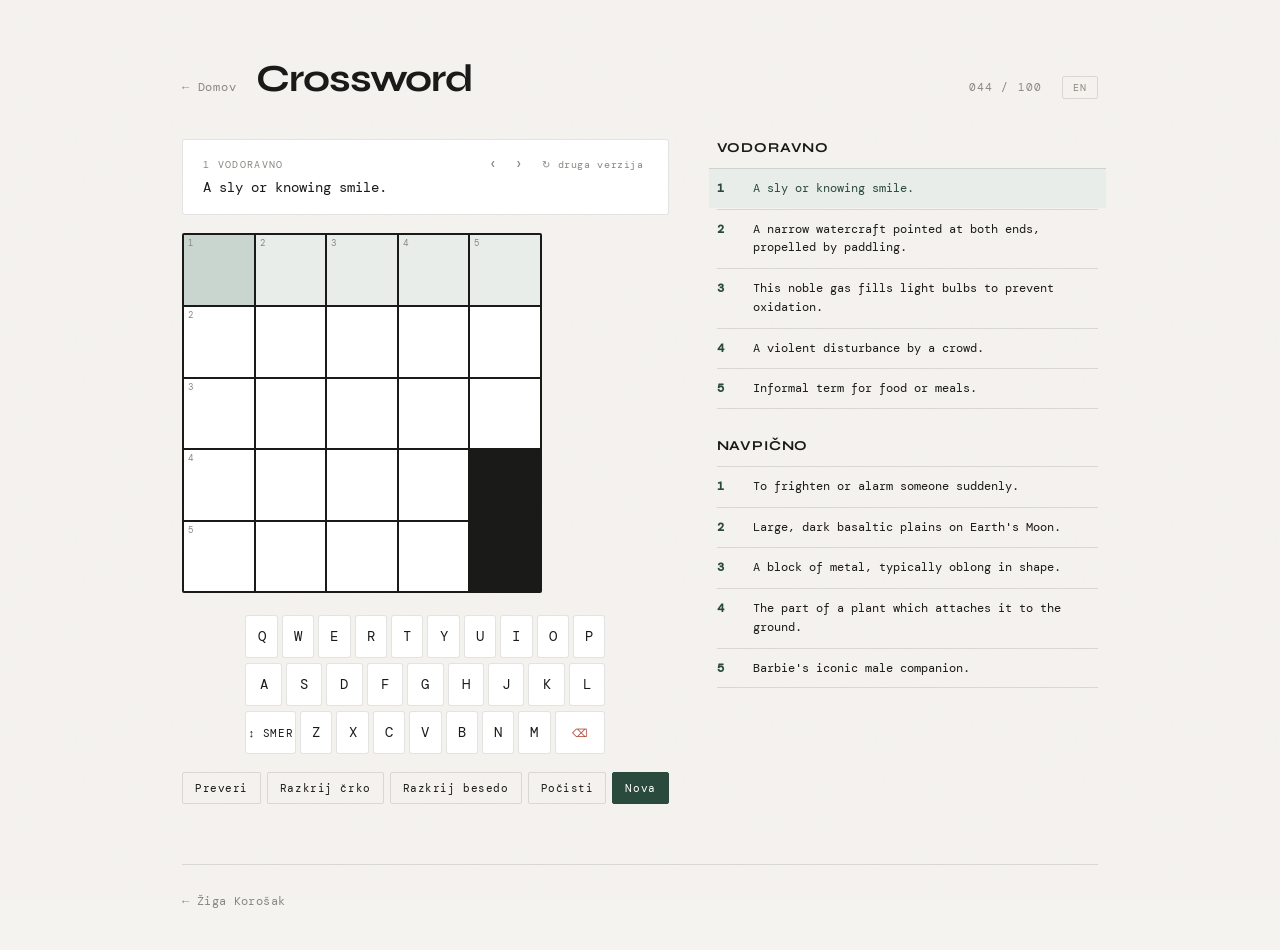
<file: crossword(2).html>
<!DOCTYPE html>
<html lang="sl">
<head>
  <meta charset="utf-8">
  <meta name="viewport" content="width=device-width, initial-scale=1.0">
  <title>Crossword — Žiga Korošak</title>
  <link rel="preconnect" href="https://fonts.googleapis.com">
  <link rel="preconnect" href="https://fonts.gstatic.com" crossorigin>
  <link href="https://fonts.googleapis.com/css2?family=Syne:wght@400;700&family=DM+Mono:wght@300;400&display=swap" rel="stylesheet">
  <style>
    *, *::before, *::after { box-sizing: border-box; margin: 0; padding: 0; }

    :root {
      --bg: #f5f3ef;
      --text: #1a1a18;
      --muted: #888880;
      --accent: #2a4a3e;
      --accent-light: #e8ede9;
      --accent-mid: #c9d6cf;
      --border: rgba(26,26,24,0.12);
      --error: #b04a3a;
      --error-light: #f3dcd6;
      --gold: #c19a3a;
    }

    html, body { height: 100%; }

    body {
      font-family: 'DM Mono', monospace;
      background: var(--bg);
      color: var(--text);
      min-height: 100%;
    }

    body::before {
      content: '';
      position: fixed;
      inset: 0;
      background-image: url("data:image/svg+xml,%3Csvg xmlns='http://www.w3.org/2000/svg' width='200' height='200'%3E%3Cfilter id='n'%3E%3CfeTurbulence type='fractalNoise' baseFrequency='0.9' numOctaves='4' stitchTiles='stitch'/%3E%3C/filter%3E%3Crect width='200' height='200' filter='url(%23n)' opacity='0.03'/%3E%3C/svg%3E");
      pointer-events: none;
      z-index: 0;
    }

    .page {
      position: relative;
      z-index: 1;
      max-width: 980px;
      margin: 0 auto;
      padding: 60px 32px 40px;
    }

    .topnav {
      display: flex;
      align-items: baseline;
      gap: 20px;
      margin-bottom: 40px;
      animation: fadeUp 0.5s ease both;
      flex-wrap: wrap;
    }
    .back-link {
      font-size: 0.75rem;
      color: var(--muted);
      text-decoration: none;
      letter-spacing: 0.06em;
      transition: color 0.2s;
    }
    .back-link::before { content: '← '; }
    .back-link:hover { color: var(--accent); }

    .page-title {
      font-family: 'Syne', sans-serif;
      font-size: clamp(1.6rem, 5vw, 2.4rem);
      font-weight: 700;
      letter-spacing: -0.03em;
      line-height: 1;
    }

    .puzzle-counter {
      margin-left: auto;
      font-size: 0.7rem;
      letter-spacing: 0.1em;
      color: var(--muted);
      text-transform: uppercase;
    }

    .lang-toggle {
      background: none;
      border: 1px solid var(--border);
      padding: 4px 10px;
      font-family: 'DM Mono', monospace;
      font-size: 0.65rem;
      letter-spacing: 0.1em;
      color: var(--muted);
      cursor: pointer;
      border-radius: 2px;
      transition: all 0.15s;
    }
    .lang-toggle:hover {
      border-color: var(--accent);
      color: var(--accent);
    }

    .word-nav {
      display: flex;
      gap: 4px;
      align-items: center;
    }
    .word-nav-btn {
      background: none;
      border: none;
      cursor: pointer;
      color: var(--muted);
      font-family: 'DM Mono', monospace;
      font-size: 1rem;
      line-height: 1;
      padding: 0 6px;
      transition: color 0.15s, transform 0.1s;
    }
    .word-nav-btn:hover { color: var(--accent); }
    .word-nav-btn:active { transform: scale(0.9); }

    /* ── Layout ── */
    .game {
      display: grid;
      grid-template-columns: auto 1fr;
      gap: 48px;
      align-items: start;
      animation: fadeUp 0.5s 0.1s ease both;
    }

    @media (max-width: 760px) {
      .game { grid-template-columns: 1fr; gap: 28px; }
    }

    /* ── Grid ── */
    .grid-wrap {
      display: flex;
      flex-direction: column;
      gap: 18px;
    }

    .grid {
      display: grid;
      grid-template-columns: repeat(5, 1fr);
      gap: 2px;
      width: min(360px, 90vw);
      aspect-ratio: 1;
      background: var(--text);
      padding: 2px;
      border-radius: 2px;
      user-select: none;
    }

    .cell {
      position: relative;
      background: #fff;
      display: flex;
      align-items: center;
      justify-content: center;
      font-family: 'Syne', sans-serif;
      font-weight: 700;
      font-size: clamp(1.2rem, 4.5vw, 1.6rem);
      cursor: pointer;
      text-transform: uppercase;
      transition: background 0.15s;
      color: var(--text);
    }

    .cell.black {
      background: var(--text);
      cursor: default;
    }

    .cell.in-word { background: var(--accent-light); }
    .cell.selected { background: var(--accent-mid); }

    .cell.correct { color: var(--accent); }
    .cell.wrong { color: var(--error); background: var(--error-light); }
    .cell.revealed { color: var(--gold); }

    .cell-num {
      position: absolute;
      top: 2px;
      left: 4px;
      font-family: 'DM Mono', monospace;
      font-size: 0.55rem;
      font-weight: 400;
      color: var(--muted);
      pointer-events: none;
    }

    /* ── Current hint ── */
    .current-hint {
      padding: 16px 20px;
      background: #fff;
      border: 1px solid var(--border);
      border-radius: 3px;
      min-height: 76px;
      display: flex;
      flex-direction: column;
      gap: 6px;
    }
    .current-hint-label {
      font-size: 0.6rem;
      letter-spacing: 0.14em;
      text-transform: uppercase;
      color: var(--muted);
      display: flex;
      justify-content: space-between;
      align-items: center;
    }
    .current-hint-text {
      font-size: 0.85rem;
      line-height: 1.5;
      color: var(--text);
    }
    .swap-hint {
      background: none;
      border: none;
      color: var(--muted);
      cursor: pointer;
      font-family: 'DM Mono', monospace;
      font-size: 0.65rem;
      letter-spacing: 0.06em;
      transition: color 0.2s;
      padding: 0 4px 0 8px;
    }
    .swap-hint:hover { color: var(--accent); }
    .swap-hint::before { content: '↻ '; }

    /* ── Controls ── */
    .controls {
      display: flex;
      flex-wrap: wrap;
      gap: 6px;
    }
    .btn {
      background: none;
      border: 1px solid var(--border);
      padding: 8px 12px;
      font-family: 'DM Mono', monospace;
      font-size: 0.7rem;
      letter-spacing: 0.05em;
      color: var(--text);
      cursor: pointer;
      border-radius: 2px;
      transition: all 0.15s;
    }
    .btn:hover {
      border-color: var(--accent);
      color: var(--accent);
    }
    .btn-primary {
      background: var(--accent);
      color: #fff;
      border-color: var(--accent);
    }
    .btn-primary:hover {
      background: var(--text);
      border-color: var(--text);
      color: #fff;
    }

    /* ── Hint lists ── */
    .hints {
      display: flex;
      flex-direction: column;
      gap: 28px;
    }
    .hint-section h3 {
      font-family: 'Syne', sans-serif;
      font-size: 0.85rem;
      font-weight: 700;
      letter-spacing: 0.06em;
      text-transform: uppercase;
      margin-bottom: 12px;
      color: var(--text);
    }
    .hint-list {
      list-style: none;
      display: flex;
      flex-direction: column;
      gap: 1px;
    }
    .hint-list li {
      display: flex;
      gap: 12px;
      padding: 10px 0;
      border-top: 1px solid var(--border);
      cursor: pointer;
      font-size: 0.78rem;
      line-height: 1.5;
      transition: color 0.15s;
    }
    .hint-list li:last-child { border-bottom: 1px solid var(--border); }
    .hint-list li:hover { color: var(--accent); }
    .hint-list li.active {
      color: var(--accent);
      background: var(--accent-light);
      padding-left: 8px;
      padding-right: 8px;
      margin: 0 -8px;
    }
    .hint-list li.solved {
      color: var(--muted);
      text-decoration: line-through;
    }
    .hint-num {
      flex-shrink: 0;
      font-weight: 700;
      color: var(--accent);
      min-width: 24px;
    }
    .hint-list li.solved .hint-num { color: var(--muted); }

    /* ── Win banner ── */
    .win-banner {
      position: fixed;
      top: 50%;
      left: 50%;
      transform: translate(-50%, -50%) scale(0.95);
      background: var(--bg);
      border: 1px solid var(--accent);
      padding: 32px 40px;
      border-radius: 3px;
      text-align: center;
      z-index: 200;
      box-shadow: 0 20px 60px rgba(0,0,0,0.15);
      opacity: 0;
      pointer-events: none;
      transition: all 0.3s ease;
    }
    .win-banner.show {
      opacity: 1;
      transform: translate(-50%, -50%) scale(1);
      pointer-events: auto;
    }
    .win-banner h2 {
      font-family: 'Syne', sans-serif;
      font-size: 1.6rem;
      font-weight: 700;
      letter-spacing: -0.02em;
      margin-bottom: 8px;
      color: var(--accent);
    }
    .win-banner p {
      font-size: 0.8rem;
      color: var(--muted);
      margin-bottom: 20px;
    }

    .overlay {
      position: fixed;
      inset: 0;
      background: rgba(245,243,239,0.7);
      backdrop-filter: blur(3px);
      z-index: 150;
      opacity: 0;
      pointer-events: none;
      transition: opacity 0.3s;
    }
    .overlay.show {
      opacity: 1;
      pointer-events: auto;
    }

    /* ── On-screen keyboard ── */
    .keyboard {
      display: flex;
      flex-direction: column;
      gap: 5px;
      width: min(360px, 90vw);
      align-self: center;
      margin-top: 4px;
      user-select: none;
      -webkit-user-select: none;
    }
    .kb-row {
      display: flex;
      gap: 4px;
      justify-content: center;
    }
    .key {
      flex: 1;
      min-width: 0;
      padding: 12px 0;
      background: #fff;
      border: 1px solid var(--border);
      border-radius: 3px;
      font-family: 'DM Mono', monospace;
      font-size: 0.85rem;
      font-weight: 400;
      color: var(--text);
      cursor: pointer;
      transition: background 0.1s, border-color 0.1s, transform 0.05s;
      text-transform: uppercase;
      -webkit-tap-highlight-color: transparent;
    }
    .key:hover { border-color: var(--accent); color: var(--accent); }
    .key:active, .key.pressed {
      background: var(--accent-mid);
      transform: scale(0.96);
    }
    .key-wide { flex: 1.6; font-size: 0.7rem; letter-spacing: 0.05em; }
    .key-back { color: var(--error); }
    .key-back:hover { border-color: var(--error); color: var(--error); }

    @media (max-width: 480px) {
      .key { padding: 14px 0; font-size: 0.95rem; }
      .keyboard { gap: 4px; }
      .kb-row { gap: 3px; }
    }

    .footer {
      margin-top: 60px;
      padding-top: 24px;
      border-top: 1px solid var(--border);
    }
    .footer a {
      font-size: 0.75rem;
      color: var(--muted);
      text-decoration: none;
      letter-spacing: 0.03em;
      transition: color 0.2s;
    }
    .footer a:hover { color: var(--accent); }

    @keyframes fadeUp {
      from { opacity: 0; transform: translateY(14px); }
      to   { opacity: 1; transform: translateY(0); }
    }

    @keyframes pop {
      0%   { transform: scale(1); }
      50%  { transform: scale(1.18); }
      100% { transform: scale(1); }
    }
    .cell.pop { animation: pop 0.18s ease; }

    @media (max-width: 480px) {
      .page { padding: 32px 18px 32px; }
      .game { gap: 20px; }
    }
  </style>
</head>
<body>
  <div class="page">

    <div class="topnav">
      <a class="back-link" href="index.html" data-i18n="home">Domov</a>
      <h1 class="page-title">Crossword</h1>
      <span class="puzzle-counter" id="puzzle-counter">— / —</span>
      <button class="lang-toggle" id="lang-toggle">EN</button>
    </div>

    <div class="game">
      <div class="grid-wrap">
        <div class="current-hint">
          <div class="current-hint-label">
            <span id="current-label">izberi polje</span>
            <div class="word-nav">
              <button class="word-nav-btn" id="prev-word" title="prejšnja beseda">‹</button>
              <button class="word-nav-btn" id="next-word" title="naslednja beseda">›</button>
              <button class="swap-hint" id="swap-hint" data-i18n-title="otherVersionTitle" title="Druga različica namiga"><span data-i18n="otherVersion">druga verzija</span></button>
            </div>
          </div>
          <div class="current-hint-text" id="current-hint" data-i18n="tapToStart">Pritisni polje za začetek.</div>
        </div>

        <div class="grid" id="grid"></div>

        <div class="keyboard" id="keyboard">
          <div class="kb-row">
            <button class="key" data-k="Q">Q</button>
            <button class="key" data-k="W">W</button>
            <button class="key" data-k="E">E</button>
            <button class="key" data-k="R">R</button>
            <button class="key" data-k="T">T</button>
            <button class="key" data-k="Y">Y</button>
            <button class="key" data-k="U">U</button>
            <button class="key" data-k="I">I</button>
            <button class="key" data-k="O">O</button>
            <button class="key" data-k="P">P</button>
          </div>
          <div class="kb-row">
            <button class="key" data-k="A">A</button>
            <button class="key" data-k="S">S</button>
            <button class="key" data-k="D">D</button>
            <button class="key" data-k="F">F</button>
            <button class="key" data-k="G">G</button>
            <button class="key" data-k="H">H</button>
            <button class="key" data-k="J">J</button>
            <button class="key" data-k="K">K</button>
            <button class="key" data-k="L">L</button>
          </div>
          <div class="kb-row">
            <button class="key key-wide" data-k="SWAP" data-i18n="keySwap">↕ smer</button>
            <button class="key" data-k="Z">Z</button>
            <button class="key" data-k="X">X</button>
            <button class="key" data-k="C">C</button>
            <button class="key" data-k="V">V</button>
            <button class="key" data-k="B">B</button>
            <button class="key" data-k="N">N</button>
            <button class="key" data-k="M">M</button>
            <button class="key key-wide key-back" data-k="BACK">⌫</button>
          </div>
        </div>

        <div class="controls">
          <button class="btn" id="btn-check" data-i18n="check">Preveri</button>
          <button class="btn" id="btn-reveal-letter" data-i18n="revealLetter">Razkrij črko</button>
          <button class="btn" id="btn-reveal-word" data-i18n="revealWord">Razkrij besedo</button>
          <button class="btn" id="btn-clear" data-i18n="clear">Počisti</button>
          <button class="btn btn-primary" id="btn-new" data-i18n="new">Nova</button>
        </div>
      </div>

      <div class="hints">
        <div class="hint-section">
          <h3 data-i18n="headingAcross">Vodoravno</h3>
          <ul class="hint-list" id="across-hints"></ul>
        </div>
        <div class="hint-section">
          <h3 data-i18n="headingDown">Navpično</h3>
          <ul class="hint-list" id="down-hints"></ul>
        </div>
      </div>
    </div>

    <footer class="footer">
      <a href="../index.html">← Žiga Korošak</a>
    </footer>
  </div>

  <div class="overlay" id="overlay"></div>
  <div class="win-banner" id="win-banner">
    <h2 data-i18n="win">Bravo!</h2>
    <p id="win-stats">Rešeno v —</p>
    <button class="btn btn-primary" id="win-new" data-i18n="another">Še ena</button>
  </div>

  <script>
    // === EMBEDDED PUZZLE DATA ===
    const PUZZLES = [{"a":[{"w":"_here","h":["1. Fill in the blank: Everyw___ but not there.","2. A place where you currently are, with an underscore before it."]},{"w":"boney","h":["1. Adjective describing something lacking in flesh; think of a skeleton.","2. Describes a fish that's challenging to debone."]},{"w":"untie","h":["1. To release something from a knot or fastening.","2. Opposite action of what you do before you tie shoes."]},{"w":"torn_","h":["1. This describes something ripped or divided, with a trailing underscore.","2. A familiar feeling or fabric condition with an underscore at the end."]},{"w":"try__","h":["1. Three-letter verb meaning \"to attempt,\" ending with two blanks.","2. To make an effort, needing two more letters to complete."]}],"d":[{"w":"_butt","h":["1. Fill in the blank: Cigarette ____ - beginning with an underscore.","2. The end part of a joke or firearm, starting with an underscore."]},{"w":"honor","h":["1. High respect or esteem attributed to one's character.","2. The noun that represents integrity and ethical conduct."]},{"w":"entry","h":["1. The act of entering or a way in.","2. What you pass through to get inside."]},{"w":"rein_","h":["1. Controls for directing a horse, often an idiom for control when an underscore follows.","2. Missing a letter at the end, related to controlling or guiding something."]},{"w":"eye__","h":["1. This visual organ is central, with two underscores following.","2. A part typically paired with a needle, missing its last two letters."]}]},{"a":[{"w":"_aeon","h":["1. A long, indefinite period of time, often used in geological contexts.","2. Used in science fiction to mean an eternal or immeasurable span of time."]},{"w":"flame","h":["1. The visible, gaseous part of a fire.","2. Another term for a passionate romantic relationship."]},{"w":"reset","h":["1. Returning something to its initial state.","2. A computer can often do this to clear errors or problems."]},{"w":"oxen_","h":["1. Plural form of a large, domesticated bovine used in farming.","2. These animals are traditionally yoked in pairs for work purposes."]},{"w":"gal__","h":["1. Informal term for a girl or woman.","2. Can also refer to a certain unit of acceleration used in physics."]}],"d":[{"w":"_frog","h":["1. An amphibian that can often be seen leaping in wetlands.","2. Famous for its croaking sound, particularly during mating seasons."]},{"w":"alexa","h":["1. A virtual assistant developed by Amazon.","2. Known for playing music, setting alarms, and providing information when called."]},{"w":"easel","h":["1. A stand used by artists to support a canvas.","2. Essential equipment in a painter’s studio."]},{"w":"omen_","h":["1. An event regarded as a portent of future good or evil.","2. Often used in literature to foreshadow what’s to come."]},{"w":"net__","h":["1. A device made of woven strands to catch, hold, or detain.","2. Commonly used in various sports, such as tennis and volleyball."]}]},{"a":[{"w":"lath_","h":["1. A thin, flat strip of wood commonly used in construction.","2. Often used as a base to support plaster in ceilings or walls."]},{"w":"alias","h":["1. A false or assumed identity, often used in espionage.","2. Used by authors when they publish under a different name."]},{"w":"slant","h":["1. A perspective or angle, often in journalism or media.","2. When something is not level or has a tilt to it."]},{"w":"horde","h":["1. A large group of people; often used in the context of invaders.","2. A mass of individuals moving in an unorganized manner."]},{"w":"_wasp","h":["1. A stinging insect known for building paper-like nests.","2. Known for having a narrow waist, flying and causing a buzz."]}],"d":[{"w":"lash_","h":["1. To secure with a rope or to whip.","2. Often found in the context of securing a sail or reprimanding."]},{"w":"allow","h":["1. To permit or give permission for something to happen.","2. Often used in the context of giving someone the green light."]},{"w":"tiara","h":["1. A decorative jeweled headband worn by royalty.","2. Often worn by brides or pageant contestants."]},{"w":"hands_","h":["1. The plural of the body part at the end of your arms.","2. Can also refer to a clock part indicating time."]},{"w":"_step","h":["1. A movement made by lifting a foot and placing it in a new position.","2. It can also refer to progress in a process or procedure."]}]},{"a":[{"w":"alexa","h":["1. Name of a voice-controlled virtual assistant developed by Amazon.","2. Amazon's popular smart home assistant device."]},{"w":"golem","h":["1. A mythical creature made from clay or mud in Jewish folklore.","2. In Jewish legend, this animated being is created entirely from inanimate matter."]},{"w":"opine","h":["1. To express an opinion or belief.","2. Another term for sharing one's thoughts verbally."]},{"w":"__don","h":["1. Past tense verb often associated with clothing oneself.","2. A term you'd use when you've already put on clothes."]},{"w":"__end","h":["1. A term describing something happening in the past relative to now.","2. An adverb referring to a time just before now."]}],"d":[{"w":"ago__","h":["1. Phrase referring to a time period that has passed.","2. Often used to describe something that occurred in the past."]},{"w":"lop__","h":["1. Phrase often used to indicate the act of cutting something off.","2. A verb meaning to trim or cut something, especially from trees."]},{"w":"elide","h":["1. To omit or leave out in speech or writing.","2. A verb meaning to merge or absorb sounds in pronunciation."]},{"w":"xenon","h":["1. A noble gas element known for its use in neon lamps.","2. A rare, colorless, odorless element found in the atmosphere."]},{"w":"amend","h":["1. To make changes or improvements, especially legislative documents.","2. A verb often used in the context of altering or modifying text."]}]},{"a":[{"w":"inlet","h":["1. A narrow water passage between islands or leading inland from a larger body of water.","2. Often found on coastlines, a channel allowing water to flow in and out."]},{"w":"naive","h":["1. Lacking experience, wisdom, or judgment.","2. Describes someone who is easily deceived due to simplicity or innocence."]},{"w":"linen","h":["1. A fabric made from the fibers of the flax plant.","2. Known for its cool and fresh texture, often used in summer clothing."]},{"w":"event","h":["1. Something that happens at a given place and time.","2. A planned public or social occasion."]},{"w":"ten__","h":["1. A prefix indicating the number after nine and before eleven.","2. The first double-digit numeral."]}],"d":[{"w":"inlet","h":["1. A small arm of a sea, lake, or river.","2. Offers a place for a body of water to flow into the land."]},{"w":"naive","h":["1. Characterized by simplicity and lack of experience.","2. Often innocent or overly trusting due to inexperience."]},{"w":"linen","h":["1. A textile made from the fibers of the flax plant.","2. Commonly used in hot weather garments for its ability to keep cool."]},{"w":"even_","h":["1. A term for something flat or smooth.","2. Used to describe numbers divisible by two."]},{"w":"tent_","h":["1. A temporary shelter typically made from fabric.","2. Mostly used outdoors for camping or events."]}]},{"a":[{"w":"bleep","h":["1. The sound made by a digital device indicating an error or notification.","2. A short, high-pitched sound often associated with technology."]},{"w":"ladle","h":["1. A long-handled utensil used for serving soup or stew.","2. This tool is essential for pouring liquids during cooking."]},{"w":"organ","h":["1. A musical instrument with keys and pipes, often found in churches.","2. This large instrument is known for its complex sound and air-driven pipes."]},{"w":"oven_","h":["1. An enclosed compartment for baking or roasting food.","2. Essential kitchen appliance used to bake bread or roast meat."]},{"w":"mad__","h":["1. A term describing someone who is extremely angry or mentally ill.","2. Can denote fury or chaotic creativity, often linked with “mad scientist.”"]}],"d":[{"w":"bloom","h":["1. The process or period of a flower unfolding its petals.","2. Represents the peak beauty and productivity stage of a plant’s life."]},{"w":"larva","h":["1. The life stage of insects after it hatches from an egg, before becoming an adult.","2. Often found in caterpillars and maggots before they metamorphose."]},{"w":"edged","h":["1. Describes having a sharp side or a border.","2. Something that has sides or corners, possibly sharp ones."]},{"w":"elan_","h":["1. Enthusiastic vigor or liveliness; zest and style.","2. Represents energetic and confident style or flair."]},{"w":"pen__","h":["1. An instrument for writing or drawing with ink.","2. Essential everyday tool for scribes before the digital age."]}]},{"a":[{"w":"swill","h":["1. A mixture of liquid and food scraps fed to animals, especially pigs.","2. Slang for a cheap or inferior type of liquid, often referring to an alcoholic beverage."]},{"w":"cacao","h":["1. The primary ingredient from which chocolate is made.","2. Beans used to create powder for baking and confectioneries."]},{"w":"aging","h":["1. The process of becoming older and experiencing physiological and emotional changes over time.","2. In wine-making, the period during which wine develops its character in barrels or bottles."]},{"w":"meld_","h":["1. To merge or blend two or more things together.","2. A term used in some card games for a combination of cards."]},{"w":"pry__","h":["1. To force open or apart through leverage or pressure.","2. To inquire into someone's private affairs too closely."]}],"d":[{"w":"scamp","h":["1. A mischievous or playful young person.","2. A term used affectionately for someone who behaves naughtily but charmingly."]},{"w":"wager","h":["1. To risk something, usually money, on an uncertain outcome.","2. A formal agreement to bet on the result of a dispute or uncertain event."]},{"w":"icily","h":["1. To do something in a cold or unfriendly manner.","2. An adverb describing an action done with a chilling tone or attitude."]},{"w":"land_","h":["1. The solid part of the earth's surface not covered by water.","2. To come to a final resting place, often after flying or falling."]},{"w":"log__","h":["1. A large piece of wood cut from the trunk of a tree.","2. A record of events, often used in maritime or aviation contexts."]}]},{"a":[{"w":"_chat","h":["1. Online conversation using text.","2. A digital communication method often used on apps."]},{"w":"these","h":["1. Plural form of this.","2. Refers to a specific group close to the speaker."]},{"w":"raise","h":["1. To lift or elevate something.","2. Increase in salary or position."]},{"w":"ass__","h":["1. Slang term for the buttocks.","2. Informal word for donkey."]},{"w":"yet__","h":["1. To this point in time or so far.","2. Despite anything to the contrary."]}],"d":[{"w":"_tray","h":["1. A flat, shallow container for carrying things.","2. Surface used for serving food or drinks."]},{"w":"chase","h":["1. To pursue or follow rapidly.","2. Activity of trying to overtake something."]},{"w":"heist","h":["1. A robbery or act of stealing.","2. A planned act of theft."]},{"w":"ass__","h":["1. Describes an individual's backside humorously.","2. Term commonly used for donkeys or foolish people."]},{"w":"tee__","h":["1. Golfer's starting point on the course.","2. Often used as a stand for golf balls during play."]}]},{"a":[{"w":"apnea","h":["1. A condition where breathing repeatedly stops and starts during sleep.","2. Commonly associated with sleep disorders, involves pauses in breathing."]},{"w":"irons","h":["1. Hot metal devices used to smooth clothing wrinkles.","2. A common household appliance or type of golf club."]},{"w":"manes","h":["1. The long hair growing from the neck of a horse or a lion.","2. This term relates to the shaggy hair of some animals, mainly equines and lions."]},{"w":"_meme","h":["1. Viral fragment of culture shared widely on the internet.","2. It involves humorous content that spreads quickly online."]},{"w":"__tat","h":["1. Informal for a decorative ink design on the skin.","2. Slang term for a body modification using ink under the skin."]}],"d":[{"w":"aim__","h":["1. To direct efforts or an object toward a goal or target.","2. The act of directing or pointing something for accuracy."]},{"w":"pram_","h":["1. A wheeled conveyance for transporting infants.","2. Small wheeled vehicle used for babies, primarily in British English."]},{"w":"nonet","h":["1. A composition or group involving nine musicians or singers.","2. In music, this term refers to a set of nine performers."]},{"w":"enema","h":["1. A medical procedure for bowel cleansing with fluid.","2. This involves the injection of liquid into the rectum for cleansing or examination."]},{"w":"asset","h":["1. An item of value owned by a person or organization.","2. Can be a valuable resource or beneficial feature."]}]},{"a":[{"w":"shire","h":["1. A region often associated with hobbits and J.R.R. Tolkien's famous works.","2. An administrative district in England, often used as a suffix in place names."]},{"w":"today","h":["1. The current day in the context of time.","2. Used to describe what is happening right now or in the present."]},{"w":"alive","h":["1. Opposite of deceased or dead.","2. Breathing and functioning, referring to living beings."]},{"w":"sloe_","h":["1. A dark purple fruit of the blackthorn, used in gin.","2. The small, tart fruit found in hedgerows, often used in making a type of gin."]},{"w":"hymn_","h":["1. A religious song or ode, often sung in churches.","2. A musical composition of praise or worship."]}],"d":[{"w":"stash","h":["1. To store secretly or safeguard a collection.","2. A hidden supply of items, often for future use."]},{"w":"holly","h":["1. A festive plant with red berries and spiny leaves, often associated with Christmas.","2. A type of shrub known for its prickly green leaves and bright red berries."]},{"w":"idiom","h":["1. A phrase where the words have a meaning different from the literal translation.","2. A group of words established by usage having a figurative meaning."]},{"w":"raven","h":["1. A large, black bird known for its intelligence and mythological presence.","2. A bird that is often associated with omens and Edgar Allan Poe's famous poem."]},{"w":"eye__","h":["1. The organ that allows vision in most animals.","2. The part of the body used for seeing, usually located on the head."]}]},{"a":[{"w":"_cow_","h":["1. An animal commonly found on farms known for producing milk.","2. This domesticated ungulate is often associated with dairy products."]},{"w":"fade_","h":["1. To gradually become less distinct.","2. This word describes what happens when colors lose their brightness over time."]},{"w":"under","h":["1. This preposition indicates something is below or beneath.","2. A word that often precedes 'pressure' or 'the sea'."]},{"w":"needy","h":["1. Describes someone or something lacking essentials.","2. This term often describes people requiring assistance or support."]},{"w":"__rye","h":["1. A type of grain commonly used in bread and whiskey production.","2. Often paired with whiskey, this grain is also found in bread."]}],"d":[{"w":"_fun_","h":["1. An activity that provides amusement or enjoyment.","2. Associated with happiness and playful times."]},{"w":"cane_","h":["1. A walking stick or a plant that produces sugar.","2. Often used by the elderly for support while walking."]},{"w":"odder","h":["1. Comparative form of an adjective meaning strange or unusual.","2. When something is even more strange than 'odd'."]},{"w":"weedy","h":["1. Infested with unwanted plants, such as dandelions or thistles.","2. Describes a garden or area overrun with undesirable vegetation."]},{"w":"__rye","h":["1. A grain also known in the title of a J.D. Salinger novel.","2. This grain is commonly used in bread and whiskey."]}]},{"a":[{"w":"drown","h":["1. To lose life by being submerged in and inhaling water.","2. Often happens if you can't swim and fall into deep water."]},{"w":"eerie","h":["1. Strange and frightening.","2. Similar to spooky or unsettling, especially places or sounds."]},{"w":"apart","h":["1. Separated by distance or time.","2. Opposite of together; frequently describes physical distance."]},{"w":"fete_","h":["1. A festive celebration or party.","2. Often includes music, dancing, and lots of enjoyment."]},{"w":"_led_","h":["1. Past tense of leading.","2. Rhymes with \"bed\" and \"fed\"; indicates guidance in the past."]}],"d":[{"w":"deaf_","h":["1. Lacking the power of hearing.","2. Can be partial or complete; affects the ability to perceive sound."]},{"w":"repel","h":["1. Drive away; cause aversion.","2. What bug spray does to mosquitoes."]},{"w":"orate","h":["1. To speak in a formal and often eloquent manner.","2. Often done in public by politicians or spokespersons."]},{"w":"wired","h":["1. Equipped with internet or interconnected systems.","2. A term often used to describe someone full of nervous energy or excitement."]},{"w":"net__","h":["1. An openwork fabric or structure.","2. Used in sports like basketball, tennis, and fishing alike."]}]},{"a":[{"w":"_kob_","h":["1. An antelope found in the African savanna.","2. This animal shares its name with a three-letter word starting and ending with 'k'."]},{"w":"valet","h":["1. A person who parks cars for hotel or restaurant patrons.","2. Someone who assists with personal services, especially in hospitality."]},{"w":"alive","h":["1. Opposite of dead.","2. Breathing and having life."]},{"w":"never","h":["1. At no time.","2. Opposite of always."]},{"w":"__elm","h":["1. A type of deciduous tree.","2. Known for its strong wood, this tree is often found lining streets."]}],"d":[{"w":"_van_","h":["1. A kind of vehicle often used for transporting goods or people.","2. Typically box-shaped, used in logistics or family travel."]},{"w":"kale_","h":["1. A type of green leafy vegetable popular in salads.","2. Known for its health benefits and curly, dense leaves."]},{"w":"olive","h":["1. A small, oily fruit, often green or black, used in cooking and oil production.","2. Known for their pit, they are often pressed to create a cooking oil."]},{"w":"bevel","h":["1. A cut at an angle that is not 90 degrees to the surface or edge.","2. Used in carpentry and design to create slanted angles on surfaces."]},{"w":"_term","h":["1. A defined period of time, especially in reference to academic sessions.","2. Often used to describe the completion date range in contracts."]}]},{"a":[{"w":"bog","h":["1. A wet, spongy area of land that may be covered in water.","2. A term for a type of swamp, especially in cooler climates."]},{"w":"llama","h":["1. A domesticated South American animal known for its wool.","2. Related to the alpaca, this animal is commonly found in the Andes mountains."]},{"w":"eaten","h":["1. What happens to food after it is consumed orally.","2. Past participle of a verb meaning to consume food."]},{"w":"among","h":["1. A preposition indicating involvement or participation with others.","2. In the midst of a group or a collection."]},{"w":"den","h":["1. A cozy, secluded room or space within a home.","2. The private lair of a wild carnivorous animal."]}],"d":[{"w":"lead","h":["1. To be in charge or guide a group, organization, or movement.","2. A soft, heavy, ductile metal with the symbol Pb."]},{"w":"lame","h":["1. Incapable of normal locomotion due to injury or illness.","2. An adjective describing something weak, unsatisfactory, or unimpressive."]},{"w":"baton","h":["1. A thin stick used by a conductor to direct an orchestra.","2. A short stick passed between runners in a relay race."]},{"w":"omen","h":["1. A phenomenon or event viewed as a sign of future good or evil.","2. A prophetic sign or indication."]},{"w":"gang","h":["1. A group of individuals who associate for criminal or antisocial purposes.","2. A band or clique that may operate illicit activities."]}]},{"a":[{"w":"mount","h":["1. To climb or ascend a peak.","2. A structure used to display or support something."]},{"w":"apnea","h":["1. A condition involving temporary cessation of breathing during sleep.","2. It often requires a CPAP machine for treatment."]},{"w":"defer","h":["1. To postpone or delay an action.","2. Often used with consideration or judgment."]},{"w":"arid_","h":["1. Extremely dry and lacking in moisture.","2. Describes land that supports very little vegetation."]},{"w":"mat__","h":["1. A flat piece of material used to protect surfaces or provide comfort underfoot.","2. Typically found at doorways as a welcome mat."]}],"d":[{"w":"madam","h":["1. A polite term used to address a woman.","2. The female equivalent of \"sir.\""]},{"w":"opera","h":["1. A dramatic work combining singing, music, and sometimes dance.","2. Known for its elaborate costumes and sets."]},{"w":"unfit","h":["1. Not in good physical shape.","2. Lacking the necessary qualities or skills for a certain purpose."]},{"w":"need_","h":["1. To require something essential or desirable.","2. Left incomplete when something is urgently desired."]},{"w":"tar__","h":["1. A sticky black substance used in construction and repair.","2. Derived from the distillation of organic material."]}]},{"a":[{"w":"swing","h":["1. A movement back and forth suspended from a pivot point.","2. Commonly found in playgrounds and associated with a pendulum-like motion."]},{"w":"minor","h":["1. A term describing anything lesser in size, extent, or significance.","2. Often used in music to denote a type of scale or chord."]},{"w":"untie","h":["1. To release something that has been fastened or knotted.","2. An action often resulting in freeing shoelaces or hair."]},{"w":"geese","h":["1. A plural term for a type of large waterbird typically associated with honking sounds.","2. Known for their migratory V formations in the skies."]},{"w":"__red","h":["1. A primary color seen at two ends of the visible spectrum.","2. Can symbolize passion, danger, or stop."]}],"d":[{"w":"smug_","h":["1. Self-satisfied, often in a way that annoys others.","2. An adjective for a person who thinks they know better than everyone else."]},{"w":"wine_","h":["1. An alcoholic drink made from fermented grapes.","2. Comes in red, white, and rosé varieties, often paired with meals."]},{"w":"inter","h":["1. A verb meaning to place a body in a grave or tomb.","2. Often used to describe the act of burial."]},{"w":"noise","h":["1. Unwanted sound that disrupts or interferes.","2. Can be described as any non-harmonious or loud sound."]},{"w":"greed","h":["1. An insatiable and selfish desire, especially for wealth or power.","2. A major theme in many moral tales and fables."]}]},{"a":[{"w":"fumed","h":["1. Angrily expressed smoke or vapors.","2. Past tense of an act of being visibly angry."]},{"w":"irate","h":["1. Feeling very angry or furious.","2. An intense level of anger; very annoyed."]},{"w":"tithe","h":["1. A portion of income given as a donation, traditionally 10%.","2. Obligation or offering often associated with religious practices."]},{"w":"_need","h":["1. Necessity or requirement for something.","2. Essential requirement or obligation."]},{"w":"_err_","h":["1. To make a mistake or be incorrect.","2. Commit an error or blunder."]}],"d":[{"w":"fit__","h":["1. A sudden burst of emotion or activity.","2. Suitably well or appropriate."]},{"w":"urine","h":["1. Liquid waste product excreted by kidneys.","2. Waste fluid produced and excreted by kidneys."]},{"w":"mater","h":["1. Another word for mother, often used affectionately.","2. Affectionate or formal term for one's mother."]},{"w":"ether","h":["1. A volatile liquid once used as an anesthetic.","2. Highly flammable liquid formerly used in medicine."]},{"w":"deed_","h":["1. A legal document regarding ownership of property.","2. Document transferring ownership, often of land."]}]},{"a":[{"w":"_car_","h":["1. A type of vehicle that requires four wheels.","2. Often used to commute on roads."]},{"w":"goner","h":["1. A term for something or someone beyond saving.","2. Often used when referring to an inevitable end."]},{"w":"arise","h":["1. To come up or emerge.","2. Often happens when you wake in the morning."]},{"w":"based","h":["1. Rooted or founded on something.","2. Often used to denote fundamental support."]},{"w":"_let_","h":["1. To allow or permit.","2. Often accompanying someone's freedom to do something."]}],"d":[{"w":"_gab_","h":["1. To talk a lot or chatter.","2. Something people often do when gossiping."]},{"w":"coral","h":["1. Marine invertebrates forming colorful reefs.","2. Often associated with vibrant underwater ecosystems."]},{"w":"anise","h":["1. A licorice-flavored herb or spice.","2. Often used in European cooking for its flavor."]},{"w":"reset","h":["1. To start again from the beginning.","2. Especially common in technology and instruments."]},{"w":"_red_","h":["1. A primary color similar to crimson or scarlet.","2. Often denotes danger or love."]}]},{"a":[{"w":"widen","h":["1. To make something broader or more extensive.","2. Expand your scope or understanding."]},{"w":"anise","h":["1. A spice known for its licorice flavor.","2. Herb often used in cooking and baking, especially in Mediterranean dishes."]},{"w":"tense","h":["1. A state of being stretched tight or anxious.","2. Form of a verb indicating time, like past, present, or future."]},{"w":"tread","h":["1. To walk or step on something.","2. Action involved in stepping or leaving footprints."]},{"w":"_try_","h":["1. Attempt to do or achieve something.","2. Make an effort to accomplish a task or goal."]}],"d":[{"w":"watt_","h":["1. A unit of power in the International System of Units.","2. Measurement of electrical power related to energy and time."]},{"w":"inert","h":["1. Lacking the ability or strength to move.","2. Chemically inactive or not reactive."]},{"w":"diner","h":["1. Casual restaurant or a type of train car serving food.","2. Place where meals are served to customers."]},{"w":"essay","h":["1. A short piece of writing on a particular subject.","2. Often a school assignment that involves composition."]},{"w":"need_","h":["1. Express necessity or requirement for something.","2. Conditions or situations requiring immediate attention."]}]},{"a":[{"w":"plot_","h":["1. A secret plan or scheme to accomplish a purpose.","2. The main events of a play, novel, or movie woven together."]},{"w":"aired","h":["1. Something that has been broadcast on radio or television.","2. Exposed to the atmosphere for freshening or ventilation."]},{"w":"spare","h":["1. Additional or extra, often used in context with car tires.","2. To give money, time, or effort without inconvenience."]},{"w":"titre","h":["1. A measure of concentration in a chemical solution.","2. Often used to determine the strength of an antibody or antigen."]},{"w":"_dead","h":["1. Unable to move, feel, or react.","2. The opposite of alive."]}],"d":[{"w":"past_","h":["1. No longer current; belonged to a former time.","2. Beyond a specified point in time or place."]},{"w":"lipid","h":["1. A group of naturally occurring molecules including fats.","2. Essential for cellular structure but also linked to cholesterol."]},{"w":"orate","h":["1. To speak, particularly in an eloquent or formal manner.","2. Often done at ceremonies by someone giving a speech."]},{"w":"terra","h":["1. Latin word for \"earth\" or \"ground.\"","2. A term used in geography and science for land."]},{"w":"_deed","h":["1. A legal document regarding property ownership.","2. An action that is performed intentionally."]}]},{"a":[{"w":"rheum","h":["1. A thin discharge from mucous membranes, especially of the nose or eyes.","2. This word describes the fluid sometimes wiped away from your eyes upon waking."]},{"w":"penne","h":["1. A type of pasta shaped like tubes with angled ends.","2. A popular pasta often used in dishes like arrabbiata or with a vodka sauce."]},{"w":"masse","h":["1. A pool shot where the cue ball moves in a curve.","2. A French term used in billiards to refer to a specific type of spin shot."]},{"w":"_duet","h":["1. A performance by two musicians or singers.","2. This term refers to a composition for two performers, often seen in concerts."]},{"w":"_yet_","h":["1. A word often used to denote something that hasn't happened but is expected.","2. This adverb indicates something still to occur or a possibility in the future."]}],"d":[{"w":"rpm__","h":["1. Abbreviation for a measure of rotational speed, often used with engines.","2. A term used to describe how many times something spins in a minute."]},{"w":"heady","h":["1. Causing a feeling of excitement or dizziness.","2. Often describes an experience or aroma that is intoxicating or exhilarating."]},{"w":"ensue","h":["1. To happen or occur afterward or as a result.","2. This verb describes the result that follows a particular event or action."]},{"w":"unset","h":["1. Refers to something not fixed or placed in a specific arrangement.","2. The opposite of \"set\", indicating lack of position or stability."]},{"w":"meet_","h":["1. Come together at a particular place or time.","2. When two or more people come into contact for discussion or encounter."]}]},{"a":[{"w":"paid_","h":["1. Completing \"paid\" with a musical beat enhancer.","2. Wage receipt often involves getting \"paid\" in this."]},{"w":"agree","h":["1. To conciliate differing views, parties may reach this consensus.","2. When opinions align, two or more people may do this."]},{"w":"crony","h":["1. Informal term for a close, sometimes political associate.","2. A \"crony\" is often seen in discussions of nepotism."]},{"w":"tense","h":["1. Grammatical form expressing time in verbs.","2. Situation filled with anxious or strained anticipation."]},{"w":"_eyed","h":["1. \"Wide\" or \"eagle\" could be properly aligned with this.","2. In descriptions of vision, both \"sharp\" and \"red\" can pair with it."]}],"d":[{"w":"pact_","h":["1. Formal agreement often sealed with a handshake or signature.","2. Allies may sign this in times of peace."]},{"w":"agree","h":["1. Achieving concurrence typically incites this verbal accord.","2. When opinions mirror each other, people usually do this."]},{"w":"irony","h":["1. An outcome sharply opposite to what's expected.","2. A figure of speech with opposite intended meanings."]},{"w":"dense","h":["1. A material with closely packed particles is considered this.","2. Often refers to people who are slow to understand."]},{"w":"_eyed","h":["1. Often matched with 'eagle' for keen vision expressions.","2. Associated with phrases like \"blue\" or \"starry.\""]}]},{"a":[{"w":"_chef","h":["1. A professional cook, especially the chief cook in a restaurant or hotel.","2. Title for someone who manages a kitchen and oversees food preparation."]},{"w":"_reap","h":["1. To gather or harvest crops from the land.","2. To receive a return or reward as a result of one's actions."]},{"w":"tears","h":["1. Drops of saline that flow from the eyes, often due to emotions.","2. Liquid produced by emotions such as sadness or joy."]},{"w":"add__","h":["1. To join or combine numbers or elements to each other.","2. The mathematical operation of combining quantities."]},{"w":"toy__","h":["1. An object for children to play with and amuse themselves.","2. An item created for amusement, often used by children."]}],"d":[{"w":"__tat","h":["1. An informal term for a tattoo, often used in casual contexts.","2. Slang term for inked art on the skin."]},{"w":"credo","h":["1. A statement of the beliefs or aims that guide someone's actions.","2. A formal expression of faith or principles."]},{"w":"heady","h":["1. Something that is intoxicating or exhilarating.","2. Producing a feeling of high excitement or euphoria."]},{"w":"ear__","h":["1. The organ of hearing, situated on either side of the head.","2. An appendage responsible for auditory perception."]},{"w":"fps__","h":["1. Abbreviation referring to Frames Per Second, especially in video contexts.","2. Acronym indicating the measurement of display frame rate."]}]},{"a":[{"w":"frog_","h":["1. A small green amphibian that can jump great distances.","2. Often found in ponds and known for their ribbit sound."]},{"w":"rope_","h":["1. A strong, thick strand of material used to pull or tie things securely.","2. Essential equipment for rock climbing and sailing."]},{"w":"ovine","h":["1. Relating to sheep or ewes.","2. Similar to the wool-producing animals found on farms."]},{"w":"genre","h":["1. A category for artistic or literary compositions.","2. Divides music, books, and films based on style or subject."]},{"w":"__eel","h":["1. A long, slender fish often found in freshwater and saltwater.","2. A creature slippery enough to inspire a phrase about being elusive."]}],"d":[{"w":"frog_","h":["1. A four-legged creature often heralding the start of spring with croaks.","2. Jumps between lily pads and stars in fairy tales."]},{"w":"rove_","h":["1. To wander or travel constantly without a fixed destination.","2. Explorers and adventurers are known to do this."]},{"w":"opine","h":["1. To express one's thoughts or beliefs aloud.","2. What critics do when reviewing a new work."]},{"w":"genre","h":["1. Frames the themes and forms followed in media.","2. A movie falls into this category of type."]},{"w":"__eel","h":["1. Creatures often electrifying in nature with a slippery reputation.","2. They slither through water instead of on land."]}]},{"a":[{"w":"_frog","h":["1. A common amphibian associated with rainy weather.","2. An animal known for its leaping abilities and croaking sound."]},{"w":"flame","h":["1. The visible part of a fire that provides light.","2. A hot, glowing body of ignited gas generated by something on fire."]},{"w":"lapel","h":["1. The part on a jacket that frames the neckline and is often folded back.","2. Found on a suit, this piece is often accented by a pin or flower."]},{"w":"akin_","h":["1. Similar in nature or character; having a shared ancestry.","2. Closely related or similar in functions or characteristics."]},{"w":"wed__","h":["1. To unite in marriage or matrimony.","2. The act traditionally involving vows and rings."]}],"d":[{"w":"_flaw","h":["1. A defect or imperfection in something.","2. A small fault or defect in a product or theory."]},{"w":"flake","h":["1. A small, loose, and thin piece of something, like snow.","2. A piece of something thin and easily crumbled off."]},{"w":"rapid","h":["1. Moving very quickly or fast.","2. Swift movement as found in fast-flowing water."]},{"w":"omen_","h":["1. A sign or indication of a future event.","2. Considered a harbinger of good or bad luck."]},{"w":"gel__","h":["1. A jelly-like substance used often in styling hair or medical applications.","2. A semi-solid or thickened liquid substance."]}]},{"a":[{"w":"find_","h":["1. To discover or identify something, especially for the first time.","2. What one might do upon encountering a lost item."]},{"w":"odor_","h":["1. A distinctive smell, often considered unpleasant.","2. This might alert you to a skunk nearby."]},{"w":"woman","h":["1. An adult female human.","2. Opposite of man in terms of gender."]},{"w":"llama","h":["1. A South American animal known for its wool and carrying loads.","2. Related to the alpaca and used in trekking and farming."]},{"w":"__day","h":["1. A unit of time equivalent to 24 hours.","2. Appears in the expressions holiday, birthday, and Monday."]}],"d":[{"w":"fowl_","h":["1. A term used primarily for birds raised for their meat or eggs.","2. Includes animals such as chickens and ducks."]},{"w":"idol_","h":["1. A representation or object of worship or admiration.","2. What pop stars and famous actors might be called by fans."]},{"w":"nomad","h":["1. A person with no fixed residence who moves from place to place.","2. Often found in deserts or vast open spaces, constantly on the move."]},{"w":"drama","h":["1. A genre of narrative fiction or semi-fiction intended for serious viewing.","2. Often involves intense conflict and strong emotions."]},{"w":"__nay","h":["1. An old-fashioned way to say no.","2. Often paired with \"yea\" in voting or decisions."]}]},{"a":[{"w":"bongo","h":["1. A type of drum often used in Latin music.","2. An instrument played with hands, often seen in pairs."]},{"w":"aloof","h":["1. Describes someone who is emotionally distant or detached.","2. This term is used for someone disinterested or unengaged."]},{"w":"idiot","h":["1. A term used to describe a very foolish person.","2. An offensive term for someone perceived as very stupid."]},{"w":"less_","h":["1. A comparative term meaning \"lower quantity.\"","2. Used to indicate a smaller amount."]},{"w":"_rye_","h":["1. A type of grain used in bread and whiskey.","2. This word can be found in a phrase about a specific whiskey type."]}],"d":[{"w":"bail_","h":["1. A term used for releasing someone from custody, often for a fee.","2. This term is associated with leaving abruptly or financial guarantee."]},{"w":"older","h":["1. Comparatively more advanced in age.","2. This term refers to something more aged than another."]},{"w":"noisy","h":["1. Describes a place filled with a lot of sound.","2. Often used to refer to unpleasant, loud environments."]},{"w":"goose","h":["1. A large bird known for its migratory V formations.","2. Associated with a classic Christmas dish and nursery rhyme."]},{"w":"oft__","h":["1. An old-fashioned term meaning frequent or often.","2. Used primarily in poetry for \"many times.\""]}]},{"a":[{"w":"_burn","h":["1. A word that follows 'sun' and 'fire' in expressions relating to heat.","2. An action that happens to paper when it catches fire."]},{"w":"canoe","h":["1. A small, narrow boat pointed at both ends and typically propelled by paddling.","2. A type of watercraft often used for leisurely trips on rivers or lakes."]},{"w":"ascot","h":["1. A type of necktie that is worn tucked into a shirt.","2. A formal accessory often seen at race events in England."]},{"w":"belt_","h":["1. An accessory that holds up pants or skirts.","2. An item often used to cinch the waist in clothing."]},{"w":"_des_","h":["1. This word often precedes 'ire' in nature documentaries about sandy landscapes.","2. It is a prefix meaning 'from' or 'down from' usually in geographical or scientific context."]}],"d":[{"w":"_cab_","h":["1. A short word for a vehicle used for hire that takes passengers to a specified destination.","2. Slang term often used for a taxi."]},{"w":"based","h":["1. A foundation or starting point for arguments or calculations.","2. A term often used to describe foundational place of residence or operation."]},{"w":"uncle","h":["1. A family member who is your parent's brother.","2. The word children sometimes use as a way to admit defeat."]},{"w":"roots","h":["1. Underground parts of plants that absorb nutrients and water.","2. This term often refers to one's heritage or beginnings."]},{"w":"net__","h":["1. A device used to catch fish or birds, made of intersecting threads.","2. The word used for when an athlete scores in various ball games."]}]},{"a":[{"w":"__bun","h":["1. A small rounded roll often used for sandwiches.","2. A hairstyle where hair is twisted and wound into a round shape."]},{"w":"_cite","h":["1. To quote or reference a source of information.","2. Mention as an example or proof in a scholarly or legal context."]},{"w":"roots","h":["1. The part of a plant that attaches it to the ground and conveys water.","2. The basic, essential core or foundation of something."]},{"w":"unmet","h":["1. Not achieved or fulfilled, often used with expectations.","2. A condition of goals or needs that remain unsatisfied."]},{"w":"beer_","h":["1. A popular alcoholic beverage made from barley, hops, and yeast.","2. Often served in bottles or cans and enjoyed at pubs or home for relaxation."]}],"d":[{"w":"__rub","h":["1. To move one's hand or a cloth back and forth on the surface with pressure.","2. The action of applying pressure to a surface to clean or polish it."]},{"w":"_cone","h":["1. A geometric shape that tapers smoothly from a flat base to a point.","2. Used to describe a structure with a circular base and a single vertex."]},{"w":"biome","h":["1. A large community of flora and fauna adapting to the environment.","2. A regional ecosystem characterized by distinctive climate and wildlife."]},{"w":"utter","h":["1. To speak or articulate words or sounds.","2. To express audibly; to voice or pronounce."]},{"w":"nest_","h":["1. A structure where birds lay eggs and raise their young.","2. A snug, cozy dwelling or sheltered place."]}]},{"a":[{"w":"arced","h":["1. This word describes a shape similar to a segment of a circle.","2. A trajectory often taken by projectiles in motion."]},{"w":"weave","h":["1. This word describes the action of interlacing threads to form fabric.","2. It can also refer to maneuvering skillfully through traffic."]},{"w":"often","h":["1. This describes frequency more than sometimes, but less than always.","2. A word indicating a habitual action."]},{"w":"keen_","h":["1. A word indicating enthusiasm or sharpness, often followed by 'on'.","2. Describes someone eager or who perceives acutely."]},{"w":"err__","h":["1. This is a root for words meaning to make a mistake.","2. Prefix often used when referring to deviation from accuracy."]}],"d":[{"w":"awoke","h":["1. Past tense of a word meaning to become conscious from sleep.","2. To have roused or been roused from slumber."]},{"w":"refer","h":["1. To direct someone to a source of information for guidance.","2. To mention or allude to something."]},{"w":"cater","h":["1. This word means to provide food and services, often for events.","2. To supply what is needed or required, especially at weddings or parties."]},{"w":"even_","h":["1. A term for numbers divisible by two.","2. Used to describe a flat or uniform surface."]},{"w":"den__","h":["1. A cozy room in a house often used for relaxation or study.","2. Where lions live in the wild."]}]},{"a":[{"w":"_glib","h":["1. A term describing speech that is fluent but insincere.","2. A word that rhymes with \"rib\" and relates to superficial eloquence."]},{"w":"erase","h":["1. To remove or wipe out entirely.","2. What you do with a pencil mark when you need to correct it."]},{"w":"rinse","h":["1. To wash lightly with water to remove soap or dirt.","2. What you must do after applying shampoo to your hair."]},{"w":"recur","h":["1. To happen again or repeatedly.","2. This term describes an event that keeps cycling back periodically."]},{"w":"_fee_","h":["1. A payment made for professional services or admission.","2. Often a charge added to services like tuition or entry."]}],"d":[{"w":"_err_","h":["1. To make a mistake or be incorrect.","2. An action verb that is the opposite of being right."]},{"w":"grief","h":["1. Deep sorrow or anguish, especially caused by death.","2. This overwhelming feeling might occur after losing a loved one."]},{"w":"lance","h":["1. A weapon resembling a spear used by knights in jousting.","2. Medieval pole weapon used by cavalry in warfare."]},{"w":"issue","h":["1. An important topic or problem for debate or discussion.","2. Often referred to as a \"problem\" or \"concern\" in various contexts."]},{"w":"beer_","h":["1. A popular alcoholic beverage made from fermented grains.","2. This drink is often served cold and comes in varieties like lager and ale."]}]},{"a":[{"w":"_grub","h":["1. A type of larva, often seen in soil or wood.","2. Informal term for food or a meal."]},{"w":"poise","h":["1. A graceful and elegant bearing in a person.","2. The ability to remain calm and steady."]},{"w":"loved","h":["1. Felt deep affection or passion for.","2. Past tense of a common verb meaning to admire."]},{"w":"user_","h":["1. A person who operates or interacts with a system.","2. Someone who takes advantage of something or someone."]},{"w":"set__","h":["1. To place something in a specific position.","2. A collection of objects or numbers."]}],"d":[{"w":"_plus","h":["1. The mathematical term for addition.","2. Used to denote an advantage or benefit."]},{"w":"goose","h":["1. A large waterbird with a long neck.","2. A term sometimes used for playful pinching or poking."]},{"w":"rivet","h":["1. A metal pin for fastening pieces together.","2. To hold someone's attention firmly."]},{"w":"user_","h":["1. The person-operated account on a device or software.","2. Someone who takes advantage of another's kindness."]},{"w":"bed__","h":["1. A piece of furniture for sleeping or resting.","2. The base or layer upon which something rests."]}]},{"a":[{"w":"log__","h":["1. A term used to describe a record of events, often used in reference to trees.","2. The beginning of this word shares its meaning with a large fallen tree or a diary."]},{"w":"exalt","h":["1. To elevate someone or something in rank or honor.","2. Opposite of demote."]},{"w":"titer","h":["1. A measurement in a laboratory to determine the concentration of a substance.","2. Commonly used term in blood testing for antibodies."]},{"w":"_defy","h":["1. To challenge authority or refuse to obey.","2. Often associated with rebellion or resistance."]},{"w":"_est_","h":["1. Suffix used in forming the superlative.","2. Often seen in phrases that indicate the highest degree."]}],"d":[{"w":"let__","h":["1. To allow or permit.","2. Often used to signify giving permission."]},{"w":"oxide","h":["1. A chemical compound with oxygen and one other element.","2. Common result of metal reacting with oxygen."]},{"w":"gates","h":["1. A movable barrier typically used at entrances.","2. Often considered as entry or exit points."]},{"w":"_left","h":["1. The opposite direction of right.","2. Indicates a direction or position."]},{"w":"_try_","h":["1. To attempt or exert effort.","2. Often followed by 'again'."]}]},{"a":[{"w":"word 1","h":["1. This physical practice originates from ancient India and involves exercises, meditation, and breathing.","2. It's a popular form of exercise that aims for bodily and mental well-being."]},{"w":"word 2","h":["1. Means to flip or turn something upside down or move beyond an obstacle.","2. Often used to describe exceeding expectations or surpassing limits."]},{"w":"word 3","h":["1. Considered an activity cultivated on ice or at a park, performed on boards.","2. Can be a winter sport where participants glide on blades."]},{"w":"word 4","h":["1. Often considered a faithful animal companion.","2. A beloved animal, taken care of and kept at home."]},{"w":"word 5","h":["1. Known as a type of beer, lighter in flavor compared to stout.","2. Popular at pubs, often ordered by the pint."]}],"d":[{"w":"word 1","h":["1. A wellness retreat often offering massages and beauty treatments.","2. You might visit here for relaxation or a facial."]},{"w":"word 2","h":["1. A rural, unsophisticated person, often depicted in folklore.","2. A character often portrayed as naive or simple."]},{"w":"word 3","h":["1. Egg-shaped or describing a shape similar to an ellipse.","2. Refers to objects with a wide middle and tapering ends."]},{"w":"word 4","h":["1. Means to obtain or acquire something.","2. Opposite of lose or surrender."]},{"w":"word 5","h":["1. A word denoting a state of presence in a location.","2. Used to express existence in a particular place or state of being."]}]},{"a":[{"w":"beach","h":["1. A sandy or pebbly shore by a body of water, especially the ocean.","2. A place where people go to swim, sunbathe, or relax by the sea."]},{"w":"argue","h":["1. To engage in a verbal dispute or disagreement.","2. Often involves presenting reasons for or against something."]},{"w":"yearn","h":["1. To have an intense feeling of longing for something.","2. Often associated with a strong desire or wish."]},{"w":"_cps_","h":["1. Abbreviation commonly used in various contexts, like \"cost per second\".","2. Can stand for technical or organization terms, check the context."]},{"w":"_tee_","h":["1. A short, vertical peg used in golf to support the ball.","2. Often used to start a game or drive in golf."]}],"d":[{"w":"bay__","h":["1. A broad inlet of the sea where the land curves inward.","2. Often used to describe a sheltered coastal body of water."]},{"w":"erect","h":["1. To build or put something directly upright or vertical.","2. Often used to describe the construction of buildings or structures."]},{"w":"agape","h":["1. With the mouth wide open, often in surprise or wonder.","2. Can also describe an expression of awe or amazement."]},{"w":"curse","h":["1. To utter offensive words in anger or frustration.","2. Could be used to describe casting a spell with intent to harm."]},{"w":"hen__","h":["1. A female bird, especially of the domestic chicken species.","2. Often known for laying eggs in farm settings."]}]},{"a":[{"w":"join_","h":["1. This word means to come together or connect.","2. Often used in context with clubs or events."]},{"w":"order","h":["1. An organized or arranged sequence.","2. What you make at a restaurant."]},{"w":"salve","h":["1. An ointment used for healing or soothing the skin.","2. Used in medicine as a soothing balm."]},{"w":"steed","h":["1. A horse, especially a spirited one.","2. Often referred to in medieval contexts."]},{"w":"_err_","h":["1. To make a mistake.","2. A step away from correct judgment."]}],"d":[{"w":"joss_","h":["1. This word is commonly associated with a religious or spiritual figurine.","2. Often paired with 'stick' in Eastern rituals."]},{"w":"orate","h":["1. To make a formal speech.","2. What politicians do on a stage."]},{"w":"idler","h":["1. A person who lives without working.","2. Synonym for 'lounger.'"]},{"w":"never","h":["1. At no time in the past or future.","2. Opposite of 'always.'"]},{"w":"_red_","h":["1. A primary color.","2. What a stop sign indicates."]}]},{"a":[{"w":"arm__","h":["1. A limb of the body used for lifting or holding.","2. Part of a sleeve or covering for the arm."]},{"w":"loads","h":["1. Multiple heavy weights or burdens carried at once.","2. Abundant amount of something placed onto or into a vehicle or container."]},{"w":"april","h":["1. The fourth month of the year.","2. A month known for its showers that bring May flowers."]},{"w":"servo","h":["1. A device or mechanism used for automatic control.","2. A component that controls movement in machines or robots."]},{"w":"__yet","h":["1. A word indicating something that has not happened up to this moment.","2. Conjunction used to describe something that is expected in due time."]}],"d":[{"w":"alas_","h":["1. An expression of sorrow or regret.","2. A word often used in literature to express woe."]},{"w":"rope_","h":["1. A length of strong cord made by twisting together strands of material.","2. A sturdy line used for tying or securing items."]},{"w":"marry","h":["1. To unite in marriage or matrimony.","2. The act of joining two people in a ceremony of legal and ritualistic significance."]},{"w":"_dive","h":["1. To plunge headfirst into water.","2. To jump into a body of water, submerging oneself beneath the surface."]},{"w":"_slot","h":["1. A narrow opening or groove, such as one found in a vending machine.","2. A fixed time interval assigned for an activity or a participant."]}]},{"a":[{"w":"_cute","h":["1. Lacking color or brightness, often in a negative sense.","2. Add 'ac' to form a word meaning charming."]},{"w":"honor","h":["1. High respect or esteem given to someone or something.","2. A military award received for bravery."]},{"w":"actor","h":["1. A person who performs in plays, movies, or television.","2. They may win Oscars for their performances."]},{"w":"roi__","h":["1. French word for \"king.\"","2. Often used in contexts related to royalty."]},{"w":"pal__","h":["1. Informal term for a good friend.","2. Often used in greetings like \"Hey, ____!\""]}],"d":[{"w":"_harp","h":["1. A musical instrument with strings, often associated with angels.","2. Add \"S\" to make an animal name."]},{"w":"cocoa","h":["1. The primary ingredient in chocolate, derived from cacao beans.","2. Often used to make a warm and sweet drink."]},{"w":"until","h":["1. Denotes the time up to a specific point or event.","2. Often followed by a specific time or condition."]},{"w":"too__","h":["1. An adverb meaning 'also' or 'in addition.'","2. Often used at the end of a sentence for emphasis."]},{"w":"err__","h":["1. To make a mistake or be incorrect.","2. Often followed by \"or\" in legal contexts."]}]},{"a":[{"w":"hang_","h":["1. A method for suspending something without support from below.","2. What you do with a picture frame on a wall."]},{"w":"oral_","h":["1. Relating to the mouth or spoken word.","2. It's the opposite of written communication."]},{"w":"titan","h":["1. An exceptionally large or powerful person or entity.","2. In Greek mythology, these were deities of incredible strength."]},{"w":"_dare","h":["1. To have enough courage to do something risky.","2. Often accompanied by a 'truth' in a classic game."]},{"w":"__let","h":["1. To permit or allow something to happen.","2. It's used when granting permission."]}],"d":[{"w":"hot__","h":["1. High in temperature or spicy in flavor.","2. People often 'serve’ these when fresh from the oven."]},{"w":"arid_","h":["1. Characterized by a severe lack of moisture.","2. Describes landscapes with little to no vegetation."]},{"w":"natal","h":["1. Relating to birth or the circumstances around it.","2. Similar to a term for the horoscope sign of birth."]},{"w":"glare","h":["1. An intense, fierce look of disapproval or shine.","2. It can refer to a blinding light or a sharp stare."]},{"w":"__net","h":["1. A mesh structure used to catch fish or insects.","2. A common term in sports like basketball or tennis."]}]},{"a":[{"w":"_bake","h":["1. A common kitchen term for cooking food using dry heat without direct exposure to flame.","2. It's what you do when you prepare a cake in the oven."]},{"w":"alien","h":["1. Often used to describe beings from other planets.","2. In Earth's context, someone not native to a location."]},{"w":"faded","h":["1. Describes something that has lost color or brightness.","2. A way to describe jeans that have lightened with use."]},{"w":"amen_","h":["1. A word often used at the end of prayers.","2. It's a term expressing agreement, often following \"And so it shall be.\""]},{"w":"red__","h":["1. The color typically associated with danger or stop signs.","2. A primary color often seen in apples and roses."]}],"d":[{"w":"_afar","h":["1. A term used to indicate a great distance.","2. Synonymous with 'distantly' and begins with an 'A'."]},{"w":"blame","h":["1. Assigning responsibility for a fault or wrong.","2. What you do when you hold someone accountable for a mistake."]},{"w":"aided","h":["1. Means to have provided support or help to someone.","2. Past tense of providing assistance."]},{"w":"keen_","h":["1. Displaying eagerness or enthusiasm.","2. Often used to describe a sharp intellect or interest."]},{"w":"end__","h":["1. The termination point of something.","2. Opposite of beginning, often marked by closure."]}]},{"a":[{"w":"_soak","h":["1. To immerse something in liquid for a period of time.","2. What you might do to a sponge in water."]},{"w":"inane","h":["1. Lacking sense, significance, or ideas.","2. Another word for silly or foolish."]},{"w":"token","h":["1. A small item serving as a representation or symbol.","2. A metal or plastic disc used as a substitute for currency."]},{"w":"crew_","h":["1. A group of people who work on and operate a ship, aircraft, etc.","2. Describes a team often found on board."]},{"w":"hen__","h":["1. A female bird, especially of domestic fowls.","2. Lays eggs commonly used in kitchens worldwide."]}],"d":[{"w":"_itch","h":["1. A sensation on the skin that causes a desire to scratch.","2. Often accompanies allergic reactions or bug bites."]},{"w":"snore","h":["1. The noise produced during sleep by vibrating respiratory structures.","2. A night-time sound often associated with deep sleep."]},{"w":"oaken","h":["1. Made of or resembling the wood of an oak tree.","2. Describes furniture known for durability and strength."]},{"w":"anew_","h":["1. In a different and fresh way.","2. Used when starting over or repeating an action."]},{"w":"ken__","h":["1. A person's range of knowledge or understanding.","2. To recognize or identify something by sight or perception."]}]},{"a":[{"w":"short","h":["1. The opposite of long.","2. A word that describes something that does not have much length."]},{"w":"tapir","h":["1. A large, herbivorous mammal found in the jungles of South America and Southeast Asia.","2. This animal is known for its distinctive trunk-like nose."]},{"w":"abide","h":["1. To accept or act in accordance with a rule or decision.","2. This verb means to tolerate or endure something."]},{"w":"binge","h":["1. To indulge in an activity, especially eating or watching, to excess.","2. Often used to describe watching an entire series of TV in a short period."]},{"w":"_tee_","h":["1. A piece of equipment used in golf to elevate the ball for the first stroke.","2. This is also a short sleeve shirt, typically worn casually."]}],"d":[{"w":"stab_","h":["1. A sudden and sharp thrust with a pointed weapon or tool.","2. This word is commonly associated with knives and sharp objects."]},{"w":"habit","h":["1. Frequently repeated behavior or practice.","2. A routine or tendency someone doesn't often stray from."]},{"w":"opine","h":["1. To express an opinion or view on something.","2. This verb is often used when giving one's personal thoughts."]},{"w":"ridge","h":["1. A long, narrow hilltop or a chain of hills.","2. This word can also refer to the raised edges of a surface."]},{"w":"tree_","h":["1. A perennial plant with a long stem, or trunk, supporting branches and leaves.","2. This can be evergreen or deciduous, providing shade and oxygen."]}]},{"a":[{"w":"worth","h":["1. Represents the value or significance of something.","2. Five-letter word indicating monetary or intrinsic value."]},{"w":"aware","h":["1. Knowing or realizing something.","2. Five-letter word indicating consciousness or understanding."]},{"w":"rider","h":["1. A person who is traveling on a horse or vehicle.","2. Five-letter term for a passenger, typically on a motorcycle."]},{"w":"_nine","h":["1. A single digit that follows eight.","2. Number right before ten in the number line."]},{"w":"_god_","h":["1. An entity worshipped as having power over nature or human fortunes.","2. Deity in many religious languages."]}],"d":[{"w":"war__","h":["1. A state of armed conflict between different countries or groups.","2. This four-letter word represents intense conflict or battle."]},{"w":"owing","h":["1. The act of being in debt or obliged to repay.","2. A six-letter word for being in financial deficit."]},{"w":"radio","h":["1. A device used for receiving or transmitting sounds.","2. Broadcast medium for auditory entertainment and news."]},{"w":"trend","h":["1. A general direction in which something is developing or changing.","2. Fashionable or widespread patterns of behavior or style."]},{"w":"here_","h":["1. In, at, or to this place or position.","2. Word indicating immediate presence or location."]}]},{"a":[{"w":"smirk","h":["1. A sly or knowing smile.","2. Rhymes with \"quirk\" and signals amusement or scorn."]},{"w":"canoe","h":["1. A narrow watercraft pointed at both ends, propelled by paddling.","2. A small, light boat that often requires paddles to move."]},{"w":"argon","h":["1. This noble gas fills light bulbs to prevent oxidation.","2. Element with the symbol \"Ar\" and atomic number 18."]},{"w":"riot_","h":["1. A violent disturbance by a crowd.","2. This word often follows \"quiet.\""]},{"w":"eats_","h":["1. Informal term for food or meals.","2. Chews and swallows as part of a meal."]}],"d":[{"w":"scare","h":["1. To frighten or alarm someone suddenly.","2. What one might do when dressed up as a ghost on Halloween."]},{"w":"maria","h":["1. Large, dark basaltic plains on Earth's Moon.","2. Features on the Moon's surface named for the Latin word for \"seas.\""]},{"w":"ingot","h":["1. A block of metal, typically oblong in shape.","2. Often made of gold or silver, and used for shipping metal."]},{"w":"roots","h":["1. The part of a plant which attaches it to the ground.","2. Fundamental parts of a plant that provide nourishment."]},{"w":"ken__","h":["1. Barbie's iconic male companion.","2. A name synonymous with male doll produced by Mattel."]}]},{"a":[{"w":"shalt","h":["1. An archaic second-person singular form of \"shall.\"","2. Often used in biblical or poetic contexts as an imperative."]},{"w":"tuber","h":["1. A swollen underground plant structure, like a potato.","2. Plants that have these structures often store nutrients."]},{"w":"amide","h":["1. A functional group in organic chemistry, derived from ammonia.","2. Found in proteins as part of the peptide bond."]},{"w":"budge","h":["1. To change position or move slightly.","2. It describes a slight movement often against resistance."]},{"w":"_see_","h":["1. A term involving sight or vision, often placed in the middle of something.","2. Can be part of words like oversee, seesaw, or foresee."]}],"d":[{"w":"stab_","h":["1. An ending suffix indicating an action of thrusting with a sharp object.","2. Often relates to a verb describing a violent, piercing motion."]},{"w":"humus","h":["1. Organic component of soil, formed by the decomposition of leaves and other plant material.","2. Enriches soil and contributes to its fertility."]},{"w":"abide","h":["1. To accept or act in accordance with a rule or decision.","2. Often used in the context of respecting or obeying laws."]},{"w":"ledge","h":["1. A flat, narrow surface extending from a wall, cliff, or structure.","2. Useful for standing or placing objects on, often near windows."]},{"w":"tree_","h":["1. A word that forms many compounds, often found at the beginning of nature-related terms.","2. Can precede words like house, line, or trunk in compound terms."]}]},{"a":[{"w":"_wee_","h":["1. A Scottish term for small or little.","2. Often used to describe something mini or tiny."]},{"w":"tiled","h":["1. Covered or decorated with small, flat pieces often used in bathrooms or kitchens.","2. Laid out in squares upon a surface."]},{"w":"adore","h":["1. To regard with deep, often rapturous love.","2. To honor or reverence as a divine being."]},{"w":"sepia","h":["1. A reddish-brown color associated with old photographs.","2. A tone in art that gives a vintage appearance."]},{"w":"kneed","h":["1. To strike or hit with one's knee.","2. A term used in soccer for a volley using the knee."]}],"d":[{"w":"_task","h":["1. A piece of work to be done or undertaken.","2. Often involves responsibilities or chores."]},{"w":"widen","h":["1. To make something broader or more open.","2. What you do to your eyes when surprised."]},{"w":"elope","h":["1. To run away secretly to get married.","2. Avoiding a traditional wedding by fleeing."]},{"w":"eerie","h":["1. Strange or frightening, especially in a supernatural context.","2. Effect of a ghostly or haunted atmosphere."]},{"w":"_dead","h":["1. No longer alive or functioning.","2. Opposite of alive and starts with 'd'."]}]},{"a":[{"w":"guts_","h":["1. The internal organs, especially when regarded as the center of emotion or character.","2. Another word for courage or resolve."]},{"w":"unit_","h":["1. A single, distinct part of a larger whole, often used in measurement.","2. This can refer to a standard quantity in math or science."]},{"w":"miter","h":["1. A joint where two pieces are joined at an angle.","2. Often used in the context of woodworking or construction."]},{"w":"_trio","h":["1. A group of three, especially in music or performance.","2. Commonly used to describe a musical composition for three performers."]},{"w":"__end","h":["1. The opposite of the beginning.","2. It signifies the termination of something."]}],"d":[{"w":"gum__","h":["1. A sweet substance often chewed for flavor or pleasure.","2. This can also refer to the soft tissue surrounding the teeth."]},{"w":"unit_","h":["1. Similar to its across counterpart, it refers to a single part of a whole.","2. It's frequently used in contexts involving measurement or counting."]},{"w":"titre","h":["1. A measure of concentration in a solution.","2. Often used in chemistry and biology, particularly in titration processes."]},{"w":"stein","h":["1. A large beer mug, traditionally made of stoneware.","2. Often associated with German beer culture."]},{"w":"__rod","h":["1. A straight, slender, cylindrical object.","2. This word often appears in fishing or lightning equipment."]}]},{"a":[{"w":"seal_","h":["1. An aquatic mammal known for its playful nature, often found in cold waters.","2. This marine creature is frequently associated with circuses and balancing acts."]},{"w":"allow","h":["1. To grant permission for something to happen or be done.","2. This verb means to give the green light to an activity or process."]},{"w":"lease","h":["1. A formal contract for renting property over a specific period.","2. This agreement lets you use a property while paying rent."]},{"w":"scree","h":["1. A collection of broken rock fragments at the base of a crag or cliff.","2. This term describes loose stones that can be found on a mountainside."]},{"w":"atm__","h":["1. A machine that dispenses cash and allows basic account transactions.","2. Provides bank customers with access to their accounts via cards."]}],"d":[{"w":"salsa","h":["1. A popular dance from Cuba characterized by vibrant rhythms and turns.","2. Also a spicy condiment consisting of tomatoes, onions, and peppers."]},{"w":"elect","h":["1. To choose someone for a position, often seen in political contexts.","2. This verb often appears during campaigns and voting periods."]},{"w":"alarm","h":["1. A loud sound or signal warning of danger or a wake-up call.","2. Often used in devices to alert against fires, burglaries, or to wake someone."]},{"w":"lose_","h":["1. To fail to win or retain something, often used in sports or competitions.","2. This verb describes the act of misplacing an item or falling short in a contest."]},{"w":"_wee_","h":["1. A Scottish term for small or little, commonly used to describe something tiny.","2. Often used in children's stories to characterize small creatures or items."]}]},{"a":[{"w":"__cut","h":["1. This word signifies the result of separating or dividing something with a sharp tool.","2. Often associated with editing film footage or trims."]},{"w":"_mash","h":["1. To crush or grind something until it becomes a soft, pulpy substance.","2. Often applied to potatoes for a popular side dish."]},{"w":"rinse","h":["1. The act of washing something lightly, particularly after applying soap.","2. A necessary step in washing dishes to remove soap residue."]},{"w":"acorn","h":["1. The seed or nut of an oak tree.","2. Typically seen scattered on the ground in autumn in forested areas."]},{"w":"tan__","h":["1. This word often describes a browning of the skin caused by the sun's rays.","2. It can also refer to a leather color or process."]}],"d":[{"w":"__rat","h":["1. A common rodent often found in urban areas.","2. Known for its cunning and adaptability in various habitats."]},{"w":"_mica","h":["1. A group of mineral silicates known for their shiny, reflective properties.","2. Often used in makeup for its shimmering effect."]},{"w":"canon","h":["1. A term for an accepted set of laws or regulations within a particular field.","2. Often refers to a collection of works or texts in literature considered genuine."]},{"w":"ussr_","h":["1. The abbreviation for a former major socialist state that dissolved in 1991.","2. Often referred to in discussions about the Cold War."]},{"w":"then_","h":["1. This word often denotes the next step in a sequence.","2. Used to indicate time or succession in actions."]}]},{"a":[{"w":"skulk","h":["1. Move stealthily to avoid detection.","2. This verb describes moving in a sneaky or secretive manner."]},{"w":"eaten","h":["1. Past participle of the verb to consume food.","2. This word describes the state of having consumed something."]},{"w":"alive","h":["1. To be living and not dead.","2. This term signifies being in a state of life."]},{"w":"melee","h":["1. A confused fight or scuffle involving many people.","2. This refers to a chaotic hand-to-hand combat."]},{"w":"__eel","h":["1. A snakelike fish with a slippery body.","2. Known for its elongated, smooth body found in water."]}],"d":[{"w":"seam_","h":["1. A line where two pieces of fabric are sewn together.","2. This is the line along which two materials join."]},{"w":"kale_","h":["1. A leafy green vegetable often used in healthy salads.","2. This nutrient-rich vegetable is part of the cabbage family."]},{"w":"utile","h":["1. Providing utility or usefulness.","2. This adjective describes something that is practical."]},{"w":"levee","h":["1. An embankment built to prevent river overflow.","2. This structure protects areas from flooding waters."]},{"w":"kneel","h":["1. To support one's body on the knees.","2. Commonly done when proposing or praying."]}]},{"a":[{"w":"red__","h":["1. This is a vibrant color often associated with warmth and danger.","2. The color of a stop sign."]},{"w":"proof","h":["1. This term represents evidence or verification.","2. You might look for this when solving a mystery."]},{"w":"magma","h":["1. This is molten rock from beneath the Earth's crust.","2. What turns into lava once it exits a volcano."]},{"w":"__mid","h":["1. Often used to describe the middle of something.","2. Centered in the \"field\" or \"term\"."]},{"w":"__ate","h":["1. This verb means to consume food.","2. Past tense of the action of dining."]}],"d":[{"w":"rpm__","h":["1. A measure of rotational speed.","2. Commonly seen on a tachometer."]},{"w":"era__","h":["1. A long and distinct period of history.","2. Commonly used to delineate significant time spans."]},{"w":"dogma","h":["1. A principle or set of principles laid down by an authority.","2. Beliefs that are not to be questioned in specific contexts."]},{"w":"_omit","h":["1. This means to leave something out.","2. Synonym for exclude or neglect."]},{"w":"_fade","h":["1. To gradually lose brightness or color.","2. Common result of sun bleaching fabric."]}]},{"a":[{"w":"_next","h":["1. Following immediately after.","2. Often seen after \"what's\" in technology."]},{"w":"boxer","h":["1. A type of athlete who engages in the sport of fighting within a ring.","2. Can refer to both a professional fighter and a kind of shorts."]},{"w":"ovine","h":["1. Relating to or resembling sheep.","2. Describes qualities or breeds associated with woolly farm animals."]},{"w":"melon","h":["1. A sweet, juicy fruit often eaten in summer.","2. This fruit can be cantaloupe or honeydew."]},{"w":"blend","h":["1. To mix two or more substances evenly together.","2. It's what happens when you combine colors thoroughly."]}],"d":[{"w":"_bomb","h":["1. A device usually intended to cause destruction.","2. It follows fire, smoke, and atom in compound words."]},{"w":"novel","h":["1. A long, fictional narrative that describes intimate human experiences.","2. Different from a short story, this type of book often has several chapters."]},{"w":"exile","h":["1. A state of being barred from one's native country.","2. Often accompanies political disputes leading to banishment."]},{"w":"xenon","h":["1. A chemical element with the symbol Xe.","2. Commonly known as a noble gas used in lamps."]},{"w":"trend","h":["1. A general direction in which something is developing or changing.","2. Synonymous with the latest fashion or popular movements."]}]},{"a":[{"w":"grant","h":["1. To agree to give or allow something requested.","2. A sum of money given by an organization, especially for educational purposes."]},{"w":"niger","h":["1. A river and country in West Africa share this name.","2. Capital of this country is Niamey."]},{"w":"agora","h":["1. Ancient Greek gathering place, especially used for commerce.","2. This term can be associated with Greek markets or assemblies."]},{"w":"wordy","h":["1. Relating to a verbose manner of expression or content.","2. Opposite of concise, often found in essays with too many details."]},{"w":"_ray_","h":["1. A beam of light or a marine animal with flattened bodies and wide pectoral fins.","2. Often associated with beams of sunlight or energy."]}],"d":[{"w":"gnaw_","h":["1. To bite or chew on persistently.","2. Often used to describe how rodents eat through materials."]},{"w":"rigor","h":["1. Thoroughness or harsh inflexibility in opinion, temper, or judgment.","2. Often used to describe a demanding academic or training environment."]},{"w":"agora","h":["1. See 'across' hints for agora."]},{"w":"nerdy","h":["1. Informal term often used to describe someone passionate about academic pursuits.","2. Sometimes used in a pejorative sense, it now embraces intellectual enthusiasm."]},{"w":"tray_","h":["1. A flat, shallow container with raised edges, used for carrying or holding items.","2. Can be found in kitchens or service areas, often carrying food or drinks."]}]},{"a":[{"w":"cause","h":["1. This word means the reason something happens.","2. It can also refer to a movement or principle people support."]},{"w":"alloy","h":["1. This word refers to a combination of metals.","2. It is used in the creation of coins and jewelry to enhance strength."]},{"w":"titre","h":["1. This term is used in chemistry to express concentration.","2. It refers to the strength or dilution of a substance, often in solutions."]},{"w":"_err_","h":["1. This word means to make a mistake.","2. It is commonly used in the phrase \"to ___ is human.\""]},{"w":"_nay_","h":["1. This word is a formal way to say \"no.\"","2. It is often used during a vote to indicate opposition."]}],"d":[{"w":"cat__","h":["1. This word refers to a common household pet that likes to purr.","2. It is known for loving both heights and naps."]},{"w":"alien","h":["1. This word refers to beings from outer space.","2. Can also mean foreign or unfamiliar."]},{"w":"ultra","h":["1. This prefix means extremely or beyond.","2. It can precede \"violet\" to describe a part of the light spectrum."]},{"w":"sorry","h":["1. This word is used to apologize.","2. Can express sympathy or regret over an event."]},{"w":"eye__","h":["1. This word refers to the organ you see with.","2. It can also mean a lookout or watchful presence."]}]},{"a":[{"w":"slum_","h":["1. An impoverished, densely populated urban area.","2. Often associated with poor living conditions and overcrowding."]},{"w":"miser","h":["1. A person known for hoarding wealth and spending very little.","2. Commonly depicted in literature as someone who is excessively frugal."]},{"w":"unite","h":["1. To bring together for a common purpose or action.","2. This five-letter word means to join or combine people or things."]},{"w":"genre","h":["1. A category of artistic composition, such as in music or literature.","2. This term classifies different types of art based on style or subject."]},{"w":"__gel","h":["1. A substance that is often used for hair styling or as a thickener in foods.","2. It forms a semi-solid state used in various industries."]}],"d":[{"w":"smug_","h":["1. Exhibiting excessive pride in oneself or one's achievements.","2. Often carries a negative connotation of being self-satisfied or conceited."]},{"w":"line_","h":["1. Can refer to a unit of length, a queue, or a mark on a surface.","2. Often associated with drawing, geometry, or waiting."]},{"w":"using","h":["1. The act of employing something for a particular purpose.","2. It describes an application or utilization of an object or concept."]},{"w":"metre","h":["1. A unit of length in the metric system equivalent to 100 centimeters.","2. Often used in poetry to describe rhythm or structure."]},{"w":"_reel","h":["1. A cylindrical object around which film, wire, or thread can be wound.","2. Often seen in fishing or in the film industry for holding tapes or lines."]}]},{"a":[{"w":"peaky","h":["1. This word describes something with peaks or sharp points.","2. Often used to describe a type of cap with a small wonder."]},{"w":"algae","h":["1. This green plant organism is often found in water.","2. A primary producer in aquatic environments, essential for oxygen production."]},{"w":"terra","h":["1. This Latin word means 'earth' or 'land'.","2. Paired with \"firma\", it describes solid ground as opposed to the sea."]},{"w":"_gem_","h":["1. A precious or semi-precious stone, often used in jewelry.","2. This word describes something valuable or cherished."]},{"w":"_yea_","h":["1. An old English word affirming agreement or confirmation.","2. Often used historically in voting to indicate a positive response."]}],"d":[{"w":"pat__","h":["1. To lightly touch or tap someone or something gently.","2. Often refers to a small disk of butter or margin on your plate."]},{"w":"elegy","h":["1. A mournful poem or song, usually for the deceased.","2. A type of lyrical expression focusing on loss and lamentation."]},{"w":"agree","h":["1. To share the same opinion or reach a consensus.","2. Often requires compromise or common understanding."]},{"w":"karma","h":["1. A concept where actions influence future fate or destiny.","2. Integral to several Eastern religions, it dictates moral cause and effect."]},{"w":"yea__","h":["1. An old term for confirming something positively.","2. Often used in contrast with the word \"nay\" during voting."]}]},{"a":[{"w":"coop_","h":["1. A structure typically used to house poultry.","2. A cage or enclosure for small animals."]},{"w":"apple","h":["1. A fruit commonly associated with the tech giant Steve Jobs co-founded.","2. Known as a popular red or green fruit often found in pies."]},{"w":"stein","h":["1. A large beer mug traditionally used in Germany.","2. A container often made of stoneware or pewter for beverages."]},{"w":"hired","h":["1. Past tense of employing someone for a job.","2. To engage or employ someone for service."]},{"w":"_car_","h":["1. A vehicle with four wheels commonly used for transportation.","2. A personal mode of transport powered by an engine."]}],"d":[{"w":"cash_","h":["1. Physical money in the form of notes and coins.","2. The opposite of credit in transactions."]},{"w":"optic","h":["1. Relating to the eyes or vision.","2. The science of light and vision."]},{"w":"opera","h":["1. A dramatic work combining text and musical score in a theatre setting.","2. A classical performance art involving elaborate singing."]},{"w":"plier","h":["1. A tool used for gripping and bending objects.","2. Commonly found in a toolbox for mechanical tasks."]},{"w":"_end_","h":["1. The final point or part of something.","2. In storytelling, this concludes the narrative."]}]},{"a":[{"w":"_duly","h":["1. This term means 'properly' or 'suitably'.","2. It indicates something done in accordance with what is appropriate."]},{"w":"eerie","h":["1. Describes something strange or frighteningly mysterious.","2. Often used to refer to a ghostly atmosphere."]},{"w":"alien","h":["1. Refers to a being from another planet or foreign country.","2. This term is used to describe something unfamiliar or strange."]},{"w":"sand_","h":["1. A grainy material commonly found on beaches.","2. It's used to describe a type of dune often found in deserts."]},{"w":"eye__","h":["1. This organ is vital for the sense of sight.","2. It's often referred to as the window to the soul."]}],"d":[{"w":"_ease","h":["1. Refers to the absence of difficulty or effort.","2. A state of comfort or relaxation."]},{"w":"delay","h":["1. To make someone or something late or slow.","2. Often occurs with trains and flights in cases of unforeseen circumstances."]},{"w":"urine","h":["1. A waste material excreted through the kidney.","2. Fluid commonly used in medical testing."]},{"w":"lied_","h":["1. To have spoken something untrue.","2. Past tense of 'to lie', suggesting deceit."]},{"w":"yen__","h":["1. The basic monetary unit of Japan.","2. Term for both a currency and an intense desire."]}]},{"a":[{"w":"abed_","h":["1. Positioned for sleep or rest.","2. Often accompanied by dreams."]},{"w":"boxer","h":["1. A canine breed known for its energetic nature.","2. Athlete in a ring sport."]},{"w":"extra","h":["1. Something additional or more than needed.","2. Beyond what is expected or usual."]},{"w":"derby","h":["1. A hat or a horse race.","2. A sports event or stylistic headwear."]},{"w":"_day_","h":["1. Period consisting of 24 hours.","2. From sunrise to sunset."]}],"d":[{"w":"abed_","h":["1. Situated for nighttime repose.","2. Resting condition for the weary."]},{"w":"boxed","h":["1. Contained within a four-sided container.","2. Past tense of placing in a rectangular enclosure."]},{"w":"extra","h":["1. Beyond the ordinary limit.","2. An additional amount or figure."]},{"w":"derby","h":["1. Competition often involving horse races.","2. Also refers to a rounded hat worn by gentlemen."]},{"w":"_ray_","h":["1. Line of light from the sun.","2. A beam traveling in space."]}]},{"a":[{"w":"pal__","h":["1. A term for a friend or companion, often used informally.","2. The root word for \"palace\"."]},{"w":"agora","h":["1. An ancient Greek public space used for assemblies and markets.","2. This term was used to describe a place of gathering in city-states."]},{"w":"decor","h":["1. It refers to the style or layout of a room or building.","2. Often involves aesthetics, interior design, and furnishings."]},{"w":"__use","h":["1. The opposite of misuse, related to using things correctly.","2. Commonly paired with prefixes like \"re-\" or \"pre-\"."]},{"w":"__sea","h":["1. Refers to a type of geographical body of water.","2. Often preceded by \"open\" or \"black\"."]}],"d":[{"w":"pad__","h":["1. An informal term for a living space or apartment.","2. Could be a cushion or notebook material."]},{"w":"age__","h":["1. The length of time a person or thing has existed.","2. Often a defining period of one's life marked by significant changes."]},{"w":"locus","h":["1. A set position or location, often used in mathematics to define a curve.","2. Central point or focal area for activity or interest."]},{"w":"_rose","h":["1. A type of flower often associated with romance.","2. This color shares its name with a popular plant."]},{"w":"_area","h":["1. Describes a measurement of a surface or plane in square units.","2. A math term frequently associated with length and width."]}]},{"a":[{"w":"norm_","h":["1. A standard or typical example.","2. It's something that's considered usual or expected."]},{"w":"area_","h":["1. A measurement of a surface.","2. This word can describe a specific section or space."]},{"w":"balmy","h":["1. Describes pleasant, mild weather.","2. A term often used to refer to soothing warmth."]},{"w":"_lime","h":["1. A citrus fruit, often used in cooking and cocktails.","2. This acidic fruit is smaller than a lemon."]},{"w":"__cat","h":["1. A common household pet known for its independence.","2. This animal is often seen chasing mice in cartoons."]}],"d":[{"w":"nab__","h":["1. To catch or seize someone or something.","2. This verb means to apprehend or capture."]},{"w":"oral_","h":["1. Relating to the mouth.","2. This term is often used for spoken communication."]},{"w":"relic","h":["1. An object surviving from an earlier time, often historical.","2. A term for an ancient artifact or item of significance."]},{"w":"mamma","h":["1. A child's term for mother.","2. This affectionate word is used to call a mom."]},{"w":"__yet","h":["1. A conjunction used to introduce something contrasting.","2. This word is often seen connecting two contrasting ideas."]}]},{"a":[{"w":"artsy","h":["1. Describes something that is artistic or creative in nature.","2. Often used to describe a person with a keen interest in art."]},{"w":"farce","h":["1. A type of comedy that includes exaggerated and improbable situations.","2. A light, humorous play having a plot dependent on situational rather than character-driven humor."]},{"w":"abort","h":["1. To bring a premature end to a process or activity.","2. Often associated with the termination of a mission or task before completion."]},{"w":"ripe","h":["1. Fully developed and ready to be harvested or eaten, often used for fruits.","2. Indicates maturity, especially in the context of fruit."]},{"w":"_dew_","h":["1. Tiny drops of water that form on cool surfaces at night.","2. The morning moisture found on grass."]}],"d":[{"w":"afar","h":["1. From a great distance, either in space or metaphorically.","2. A term used to describe something seen or perceived from far away."]},{"w":"rabid","h":["1. Extremely passionate or zealous, often to a fanatical degree.","2. Refers to someone exhibiting excessive enthusiasm or intensity."]},{"w":"trope","h":["1. A common or overused theme or device in literature and art.","2. Refers to a figurative or metaphorical use of a word or expression."]},{"w":"screw","h":["1. A metal fastener with a helical ridge used to hold objects together.","2. Often used to secure materials in carpentry or construction."]},{"w":"yet__","h":["1. Used to indicate something that has not occurred up to now.","2. A conjunction often marking contrast or exception in English sentences."]}]},{"a":[{"w":"__mud","h":["1. A thick, wet mixture of dirt and water often found after a rainstorm.","2. It's something pigs love to wallow in."]},{"w":"shade","h":["1. It symbolizes protection from sunlight or heat.","2. You can sit under it when it's too sunny outside."]},{"w":"hands","h":["1. The body parts at the ends of your arms with fingers and thumbs.","2. They’re essential for tasks like clapping or typing."]},{"w":"urge_","h":["1. A strong, often uncontrollable impulse or desire.","2. It could make you want to buy something impulsively."]},{"w":"tear_","h":["1. To rip or split something or a drop of salty fluid from the eye.","2. It’s something your eyes produce when you cry."]}],"d":[{"w":"_shut","h":["1. To close a door, window, or container.","2. A way to secure something from opening."]},{"w":"_hare","h":["1. A fast, long-eared mammal often confused with a rabbit.","2. Known for being quick, it is part of Aesop's fables."]},{"w":"manga","h":["1. Japanese comic books or graphic novels, often read right to left.","2. Popular form of artistic storytelling originating from Japan."]},{"w":"udder","h":["1. A mammary organ in cows, goats, and other mammals used for milk-giving.","2. Farmers must routinely attend to this in dairy cattle."]},{"w":"des__","h":["1. A part of many words indicating removal, negation, or reversal.","2. Often used in English as a prefix for opposites."]}]},{"a":[{"w":"grant","h":["1. A type of financial aid often given by organizations or governments.","2. To agree to give or allow something requested."]},{"w":"ruler","h":["1. A tool used for measuring length or drawing straight lines.","2. A sovereign or monarch."]},{"w":"ultra","h":["1. Prefix meaning 'beyond' or 'extremely'.","2. Denotes something excessive or to a great degree."]},{"w":"beady","h":["1. Describes something resembling small, round, and sparkling like eyes.","2. Often used to describe eyes that are bright and penetrating."]},{"w":"_dry_","h":["1. Opposite of wet.","2. Lacking moisture."]}],"d":[{"w":"grub_","h":["1. An informal term for food.","2. Name for a larva of an insect."]},{"w":"ruled","h":["1. What a king or queen might have done over a kingdom.","2. Past tense of what a judge does in court."]},{"w":"altar","h":["1. A table or flat-topped block used in religious rituals.","2. Place for offering sacrifices or performing sacred ceremonies."]},{"w":"nerdy","h":["1. A slang term for someone who is intellectual or overly keen on technology.","2. Describes a person who is socially awkward but smart."]},{"w":"tray_","h":["1. A flat, shallow container used for carrying or displaying items.","2. Can be made of metal, plastic, or wood, used for serving food."]}]},{"a":[{"w":"_nine","h":["1. The number one less than ten (Hint: Think of a number with a tail!).","2. The smallest odd prime number greater than 7."]},{"w":"savoy","h":["1. A type of cabbage with crinkled leaves (Hint: Named after a region in France!).","2. This vegetable is a key ingredient in many European dishes."]},{"w":"adobe","h":["1. A building material made from earth and organic materials (Hint: Often associated with the American Southwest!).","2. These bricks have a history dating back to ancient civilizations, including the Egyptians."]},{"w":"girl_","h":["1. A young female human (Hint: Opposite of boy!).","2. This term is often used affectionately or informally to describe a friend."]},{"w":"_rye_","h":["1. A type of grain used in bread and whiskey (Hint: Often paired with whiskey for a warm drink!).","2. This grain is the key ingredient in a famous New York deli sandwich bread."]}],"d":[{"w":"_sag_","h":["1. To droop or sink (Hint: The opposite of being taut!).","2. Think of what happens to most hammocks over time."]},{"w":"nadir","h":["1. The lowest possible point (Hint: Opposite of zenith!).","2. This term is also related to the lowest point in a person's fortune."]},{"w":"ivory","h":["1. A dense material from the tusks of elephants (Hint: Usually cream-colored!).","2. Historically used in carving and sculpting precious artifacts."]},{"w":"noble","h":["1. Having high moral qualities (Hint: Often used before gases in chemistry!).","2. This term describes someone of high social rank or birth."]},{"w":"eye__","h":["1. An organ of sight (Hint: Filled with visions!).","2. Think of what a pirate might wear a patch over."]}]},{"a":[{"w":"neigh","h":["1. The sound a horse makes.","2. A four-letter word for a horse's vocal expression."]},{"w":"ennui","h":["1. A feeling of bored dissatisfaction.","2. A French term for boredom often used in English."]},{"w":"tepid","h":["1. Neither hot nor cold.","2. Describes something lukewarm."]},{"w":"_mule_","h":["1. A hybrid animal known for its stubbornness.","2. The offspring of a horse and a donkey."]},{"w":"_ate_","h":["1. Consumed food in the past tense.","2. Past form of \"eat\"."]}],"d":[{"w":"net__","h":["1. Used to catch fish or other small animals.","2. Often associated with fishing or sports."]},{"w":"enema","h":["1. A medical procedure to cleanse the colon.","2. Often used in medical preparation."]},{"w":"input","h":["1. Data entered into a computer.","2. Refers to information fed into a system."]},{"w":"guile","h":["1. Sly or cunning intelligence.","2. Deceptive cleverness or craftiness."]},{"w":"hide_","h":["1. To conceal from view.","2. The act of covering something from sight."]}]},{"a":[{"w":"_real","h":["1. This prefix meaning \"not\" negates the concept of fiction.","2. Opposite of fictional."]},{"w":"bilge","h":["1. Storage area in the lowest part of a ship's hull.","2. Where water collects in a vessel."]},{"w":"adult","h":["1. A mature person legally responsible for their actions.","2. One who has reached maturity."]},{"w":"redo_","h":["1. To do again: Rethink or revise.","2. Making corrections or improvements on something."]},{"w":"drew_","h":["1. Past tense of \"draw,\" could end with \"n.\"","2. To have sketched or illustrated something."]}],"d":[{"w":"_bard","h":["1. Synonymous with Shakespeare, often referred to as The ______.","2. A poet or storyteller in ancient Celtic times."]},{"w":"rider","h":["1. One who mounts and travels on an animal or bicycle.","2. Can be a cyclist or equestrian."]},{"w":"elude","h":["1. To evade or escape cleverly.","2. Difficult to grasp physically or mentally."]},{"w":"aglow","h":["1. Radiating light or passion; illuminated.","2. How something appears when bright with warmth or light."]},{"w":"let__","h":["1. To permit or allow; ends with \"go.\"","2. The act of giving permission typically preceding \"it go.\""]}]},{"a":[{"w":"octal","h":["1. A numerical system that is base 8.","2. Often used in computing, particularly for permissions in Unix."]},{"w":"voila","h":["1. A French expression often used after revealing something surprising or impressive.","2. This word is often used by magicians to indicate a successful trick."]},{"w":"alley","h":["1. A narrow passageway between or behind buildings.","2. You might find kids playing stickball here in an urban setting."]},{"w":"toe__","h":["1. A part of the foot, often stubbed on furniture.","2. You have ten of these, providing balance and support."]},{"w":"end__","h":["1. The termination point of something or concluding section.","2. Opposite of the beginning, often associated with something final."]}],"d":[{"w":"ovate","h":["1. Egg-shaped or elliptical in outline.","2. The shape you might also describe as ovoid."]},{"w":"colon","h":["1. A punctuation mark used to precede a list or explanation.","2. Part of digestive anatomy and a key grammatical symbol."]},{"w":"tiled","h":["1. Covered with squares of material such as ceramic or clay.","2. Often used in kitchens and bathrooms for flooring or walls."]},{"w":"ale__","h":["1. A type of beer brewed using a warm fermentation method.","2. Often associated with British pubs and has a robust flavor."]},{"w":"lay__","h":["1. To place something down in a flat position.","2. Action often associated with setting down an object."]}]},{"a":[{"w":"toil_","h":["1. Engage in hard and continuous work or to labor energetically.","2. A word that describes working diligently or with great effort."]},{"w":"acre_","h":["1. A unit of land measurement typically used in agriculture.","2. A common term for a measure of land area, especially in real estate."]},{"w":"leave","h":["1. To depart from or go away from a place or situation.","2. This word describes the action of making an exit."]},{"w":"eaten","h":["1. The past participle of the verb that means to consume food.","2. This word indicates that food has been consumed."]},{"w":"_need","h":["1. A requirement or necessity for someone or something.","2. Essential demand for necessities or wishes."]}],"d":[{"w":"tale_","h":["1. A story or account of imaginary or real events.","2. This word often involves elements of fiction or folklore."]},{"w":"ocean","h":["1. A vast body of saltwater covering much of Earth's surface.","2. This word describes large marine expanses like the Atlantic or Pacific."]},{"w":"irate","h":["1. Feeling or showing extreme anger.","2. This term describes someone who is furious or enraged."]},{"w":"levee","h":["1. An embankment built to prevent flooding of a river.","2. Structures designed to control water flow into cities and fields."]},{"w":"__end","h":["1. The opposite of the beginning or start.","2. What you reach after a journey or process is complete."]}]},{"a":[{"w":"swank","h":["1. A word used to describe someone very stylish or elegant.","2. Often associated with luxury or a dashing appearance."]},{"w":"canoe","h":["1. A small, narrow boat powered by paddling.","2. Often used for recreation or racing on water."]},{"w":"aging","h":["1. Describes the process of getting older.","2. Typically associated with increased wisdom and maturity."]},{"w":"nose_","h":["1. The part of the face used for smelling and breathing.","2. Rhymes with \"rose.\""]},{"w":"_net_","h":["1. Used to catch fish or butterflies.","2. Can also refer to a part of the internet."]}],"d":[{"w":"scan_","h":["1. Quickly looking over text or images.","2. Often done with machines at checkouts."]},{"w":"wagon","h":["1. A vehicle with four wheels for transporting goods or people.","2. Often used by Western settlers in the United States."]},{"w":"anise","h":["1. A spice with a licorice flavor.","2. Often used in baking and Mediterranean cooking."]},{"w":"nonet","h":["1. A musical ensemble with nine players.","2. This term can also refer to a specific type of poem format."]},{"w":"keg__","h":["1. A small barrel often used for storing beer.","2. Commonly seen at parties or pubs offering draft beverages."]}]},{"a":[{"w":"_suds","h":["1. These are foamy bubbles typically found when soap and water mix.","2. It's a result of agitating soap in water, often used for cleaning."]},{"w":"banal","h":["1. This term refers to something lacking in originality, often dull or commonplace.","2. It's used to describe things or ideas that are unoriginal or overused."]},{"w":"unity","h":["1. This word signifies the state of being joined or working together as a whole.","2. It's essential for group cohesion and harmony."]},{"w":"fete_","h":["1. A lavish celebration or festival.","2. It's often thrown to honor someone or something special."]},{"w":"fry__","h":["1. To cook something in hot oil or fat.","2. It's a common method of preparing foods like eggs or potatoes."]}],"d":[{"w":"_buff","h":["1. This term refers to an enthusiast or expert in a specific field.","2. It's often used to describe fans of film, music, or other areas."]},{"w":"saner","h":["1. This comparative term implies being more sensible or rational.","2. It's used to describe someone acting in a more balanced and reasonable manner."]},{"w":"unity","h":["1. This word signifies togetherness or a state of harmony among people or groups.","2. It's crucial where collaboration and teamwork are necessary."]},{"w":"date_","h":["1. This term can refer to a romantic appointment or an edible fruit.","2. It's both a day of the month and a sweet, dark brown fruit from palm trees."]},{"w":"sly__","h":["1. This adjective describes someone who is cunning or deceitful in a clever way.","2. It's often used for someone who achieves things through trickery."]}]},{"a":[{"w":"ably_","h":["1. Competently or skillfully, often followed by \"done.\"","2. In a manner indicative of competence or proficiency."]},{"w":"fluid","h":["1. Matter that can flow, like water or air.","2. A substance whose particles glide over each other easily."]},{"w":"tamer","h":["1. Someone who calms wild animals for a living.","2. A person capable of subduing or domesticating fierce creatures."]},{"w":"_rely_","h":["1. Depend on someone or something with confidence.","2. To trust or have faith in someone's capability."]},{"w":"_end_","h":["1. Termination or conclusion of a thing.","2. The final part of something."]}],"d":[{"w":"aft__","h":["1. Towards the rear end of a ship or aircraft.","2. Opposite of \"fore\" in nautical terminology."]},{"w":"blare","h":["1. Emit a loud, harsh noise like that of a blaring horn.","2. Produce a sound that is disturbingly loud or piercing."]},{"w":"lumen","h":["1. A unit of luminous flux in the International System of Units.","2. Measurement of light perceived by the human eye from a source."]},{"w":"yield","h":["1. To produce, as in crops or results.","2. Give way or submit, often used in traffic signs."]},{"w":"_dry_","h":["1. Free from moisture or liquid; opposite of wet.","2. A condition or climate characterized by lack of rain."]}]},{"a":[{"w":"low__","h":["1. Opposite of \"high\".","2. An adjective describing something not elevated."]},{"w":"emit_","h":["1. To give off, as in light or energy.","2. A word describing the act of sending out something."]},{"w":"tight","h":["1. Not loose.","2. Describes something snug or secure."]},{"w":"_thus","h":["1. Therefore.","2. A word used to indicate a result or consequence."]},{"w":"__tsh","h":["1. Abbreviation for temperature and hot.","2. A common three-letter ending implying warmth."]}],"d":[{"w":"let__","h":["1. An archaic expression for allowing or permitting.","2. Often paired with \"go\" in a phrase meaning release."]},{"w":"omit_","h":["1. To leave out or exclude.","2. A term used when something is intentionally not mentioned."]},{"w":"wight","h":["1. Archaic term for a living being or creature.","2. An old English word often associated with mythical beings."]},{"w":"_thus","h":["1. Therefore.","2. A word used to indicate a result or consequence."]},{"w":"__tsh","h":["1. Abbreviation for temperature and hot.","2. A common three-letter ending implying warmth."]}]},{"a":[{"w":"dusky","h":["1. Dark and shadowy, often used to describe the time of day just as the sun sets.","2. Having a slightly dark and mysterious appearance, as in twilight."]},{"w":"inane","h":["1. Lacking sense or meaning, often used to describe trivial talk or folly.","2. Describing something silly or devoid of intelligence."]},{"w":"piles","h":["1. Heaps or large amounts, often disorganized collections.","2. Stacks or great quantities, sometimes overwhelming."]},{"w":"_toe_","h":["1. The digit at the end of a human foot.","2. In ballet, this is a critical point of contact with the floor."]},{"w":"_end_","h":["1. The final part of something, typically bringing closure.","2. What you reach once you've finished something."]}],"d":[{"w":"dip__","h":["1. A quick or brief plunge into a liquid.","2. Often refers to a slight decrease in level or amount."]},{"w":"unite","h":["1. To come or bring together for a common purpose.","2. Often involves merging separate elements into one."]},{"w":"salon","h":["1. A place where hair is cut and styled.","2. Often associated with a beauty shop or sophisticated gathering room."]},{"w":"kneed","h":["1. Used to describe the act of hitting someone with the knee.","2. An action done often in martial arts or self-defense utilizing a specific joint in the leg."]},{"w":"yes__","h":["1. An affirmative response or agreement to a question.","2. Used to express consent or a positive answer."]}]},{"a":[{"w":"_oval","h":["1. This is the shape of an athletic track or a rugby field.","2. It describes an elongated circle with a central axis longer than its diameter."]},{"w":"_pine","h":["1. This type of tree is commonly associated with Christmas.","2. It is a type of evergreen tree known for its needles."]},{"w":"aired","h":["1. Television programs and radio shows are often described using this word after broadcast.","2. Information or opinions expressed in public can be described by this term."]},{"w":"gnaw_","h":["1. What a rodent might do to a piece of wood or food.","2. A verb describing the action of chewing or biting persistently."]},{"w":"eel__","h":["1. This is a long, snake-like fish often found in freshwater and saltwater bodies.","2. Known for its slippery and elongated body shape."]}],"d":[{"w":"__age","h":["1. It's a term you might use when referring to your time in years.","2. Often associated with the process of getting older."]},{"w":"opine","h":["1. If you expressed your views in a discussion, you did this.","2. A verb used when stating one's thoughts or beliefs."]},{"w":"viral","h":["1. A term often used to describe content that spreads rapidly on social media.","2. Characterizes something that becomes very popular and widespread quickly."]},{"w":"anew_","h":["1. This word means to start over or do something again with a fresh approach.","2. It's often used when something is done for a second time, but differently."]},{"w":"led__","h":["1. Past tense of a verb meaning to guide or direct.","2. This word indicates having been shown the way or influenced."]}]},{"a":[{"w":"_duct","h":["1. A conduit used to channel or transport materials.","2. Often paired with \"air\" or \"con\"."]},{"w":"belle","h":["1. A French term for a beautiful woman or girl.","2. Often used to describe the star of a ball or event."]},{"w":"actor","h":["1. A person who performs roles in plays, movies, or TV.","2. Often seen on stage or screen."]},{"w":"torus","h":["1. A doughnut-shaped geometric figure.","2. Commonly used in mathematics and design."]},{"w":"_rate","h":["1. To determine the value or rank of an object or person.","2. Sometimes used before \"exchange\" or \"interest\"."]}],"d":[{"w":"_bat_","h":["1. A piece of sports equipment used in baseball and cricket.","2. Can also refer to a nocturnal flying mammal."]},{"w":"decor","h":["1. The style and layout of a room or space.","2. Related to interior design and furnishings."]},{"w":"ultra","h":["1. A prefix meaning beyond or excessive.","2. Often signifies extremity or a high degree."]},{"w":"clout","h":["1. Influence or power, especially in politics or business.","2. A term often used in social media contexts."]},{"w":"terse","h":["1. Brief and to the point communication.","2. Often associated with being concise or brusque."]}]},{"a":[{"w":"amass","h":["1. Gather or accumulate a large amount of something.","2. What might you do with wealth or a collection of items over time?"]},{"w":"ratio","h":["1. A comparison of two quantities by division.","2. Mathematical term representing the relationship between two numbers."]},{"w":"enter","h":["1. To come or go into a particular place.","2. What do you do when you walk into a room?"]},{"w":"_give_","h":["1. To hand over something to someone.","2. What you do when you donate something?"]},{"w":"_ace_","h":["1. A card or a serve that isn't returned by the opponent.","2. Tennis term for an unreturned serve."]}],"d":[{"w":"are__","h":["1. Plural form of the present tense of 'is.'","2. What form of \"to be\" fits with \"you\" or \"we\"?"]},{"w":"manga","h":["1. Japanese style of comic book or graphic novel.","2. Popular illustrated storytelling from Japan."]},{"w":"attic","h":["1. A space or room just below the roof of a house, often used for storage.","2. The uppermost part of a house."]},{"w":"sieve","h":["1. A tool used to separate coarser from finer particles.","2. Kitchen tool used for straining."]},{"w":"sore_","h":["1. Sensitive or painful spot on the body.","2. Describes an area that feels tender."]}]},{"a":[{"w":"pun__","h":["1. This is a humorous play on words.","2. This word can follow \"word\" or \"a good\" and refers to a form of wit."]},{"w":"anode","h":["1. This is the terminal where current flows into a polarized electrical device.","2. In electrochemical cells, this is the opposite of the cathode."]},{"w":"rival","h":["1. This is someone you compete against.","2. In business, this term often describes competing companies."]},{"w":"_term_","h":["1. A fixed period of time or a word used in a specific context.","2. Often used to refer to the length of a political office or school semester."]},{"w":"_elk_","h":["1. These large deer are known for their majestic antlers.","2. A North American animal slightly smaller than a moose."]}],"d":[{"w":"par__","h":["1. An average or standard, often used in golf.","2. In finance, this term can indicate face value."]},{"w":"unite","h":["1. This verb means to join together into a single entity.","2. To bring together to form a whole or to merge."]},{"w":"novel","h":["1. A long narrative typically written in prose.","2. Describes a book-length work of fiction."]},{"w":"_dark_","h":["1. The absence of light or color.","2. Can also refer to mood or themes in literature."]},{"w":"_elm_","h":["1. A type of tree known for its strong wood and distinct leaves.","2. Often afflicted by a disease bearing its name."]}]},{"a":[{"w":"dour_","h":["1. A term describing someone's stern or gloomy appearance.","2. This word often characterizes a sullen mood."]},{"w":"unset","h":["1. What happens to the sun when it's no longer in the sky for the day.","2. This word is the opposite of \"set\" in the context of jewels or the sun."]},{"w":"acute","h":["1. An angle less than 90 degrees in geometry.","2. This word describes something sharp or severe in effect."]},{"w":"learn","h":["1. The process of acquiring knowledge.","2. You do this when you master new skills or information."]},{"w":"__lot","h":["1. A small plot of land or a quantity of something.","2. Often paired with \"parking\" to describe where cars are left."]}],"d":[{"w":"dual_","h":["1. Pertaining to two or double.","2. This term describes something with two parts or functions."]},{"w":"once_","h":["1. Happening or occurring a single time.","2. This term can describe a past event that happened only one time."]},{"w":"usual","h":["1. Commonly occurring or experienced; typical.","2. This word refers to what is considered normal or expected."]},{"w":"retro","h":["1. Term for styles or trends from the past.","2. This term refers to a throwback in fashion or design."]},{"w":"_tent","h":["1. A portable shelter often used for camping.","2. This word is associated with outdoor activities and camping trips."]}]},{"a":[{"w":"deaf_","h":["1. Unable to hear.","2. Rhymes with \"leaf.\""]},{"w":"avian","h":["1. Related to birds.","2. Of or concerning birds."]},{"w":"sidle","h":["1. Move sideways, often inconspicuously.","2. To edge along stealthily."]},{"w":"_less","h":["1. Suffix meaning \"without.\"","2. Indicates absence of something."]},{"w":"__set","h":["1. A category of items.","2. Collection, typically defined by rules or criteria."]}],"d":[{"w":"das__","h":["1. German article for \"the.\"","2. Often seen in German phrases."]},{"w":"evil_","h":["1. Profound wickedness or immorality.","2. Opposite of good."]},{"w":"aides","h":["1. Assistants or helpers.","2. They support senior figures."]},{"w":"false","h":["1. Not true or authentic.","2. Opposite of true."]},{"w":"_nest","h":["1. Home for birds.","2. Rhymes with \"quest.\""]}]},{"a":[{"w":"bevel","h":["1. An angled surface that joins two edges or faces, typically in carpentry or metalwork.","2. A term used in woodworking to describe a change in angle."]},{"w":"inane","h":["1. Lacking sense or meaning, often used to describe pointless talk or actions.","2. A word for something empty of significance."]},{"w":"beget","h":["1. To bring into existence, often used in the context of procreation.","2. The term for cause or produce something."]},{"w":"_mum_","h":["1. British term for mother or staying silent.","2. Means staying silent or a protective figure."]},{"w":"_yea_","h":["1. An affirmative vote or the archaic version of yes.","2. Old-fashioned word for yes or an affirmative answer."]}],"d":[{"w":"bib__","h":["1. An item of clothing worn to protect one's clothes while eating.","2. Used by children during meals to keep their clothes clean."]},{"w":"enemy","h":["1. A person or force that is actively opposed or hostile to someone or something.","2. Term for a rival or adversary."]},{"w":"vague","h":["1. Lacking clarity, precision, or explicit detail.","2. Describes concepts that are not clear or defined."]},{"w":"enema","h":["1. A procedure involving the injection of fluid into the lower bowel.","2. Often used to relieve constipation or prepare for surgery."]},{"w":"let__","h":["1. To allow or permit something to occur.","2. It's often paired with a directive, as in to give permission."]}]},{"a":[{"w":"armor","h":["1. Defensive clothing worn by medieval knights.","2. Protective covering used in combat."]},{"w":"beefy","h":["1. Informal term for muscular and heavily built.","2. Slang for someone with a strong, robust physique."]},{"w":"abate","h":["1. To lessen in intensity or degree.","2. Verb meaning to subside or decrease."]},{"w":"sun__","h":["1. The celestial body that gives us daylight.","2. Center of our solar system and provider of light."]},{"w":"est__","h":["1. Abbreviation for standard time on the east coast.","2. Initials commonly used to denote east coast standard time."]}],"d":[{"w":"abase","h":["1. To lower in rank, prestige, or esteem.","2. Humiliate or degrade someone."]},{"w":"rebus","h":["1. Puzzle using pictures to represent words.","2. Visual word puzzle consisting of images and symbols."]},{"w":"meant","h":["1. Past tense of the word \"mean\".","2. Intended or had in mind."]},{"w":"oft__","h":["1. Poetic contraction for frequently.","2. Shortened form of a word meaning often."]},{"w":"rye__","h":["1. Type of grain used in bread and whiskey.","2. A kind of grass grown as a cereal crop."]}]},{"a":[{"w":"self_","h":["1. A prefix indicating reference to oneself.","2. Often paired with \"esteem\" or \"portrait.\""]},{"w":"cloak","h":["1. A garment used for warmth or concealment.","2. Often associated with magicians or mysterious figures."]},{"w":"abode","h":["1. A formal or literary word for residence or home.","2. Often used in expressions like \"humble ____.\""]},{"w":"nosey","h":["1. Someone overly interested in others' affairs.","2. Can be seen as the opposite of discrete."]},{"w":"_wed_","h":["1. Often achieved ceremoniously during a marriage.","2. Associated with rings and vows."]}],"d":[{"w":"scan_","h":["1. To look over something quickly or systematically.","2. Often done with a barcode reader."]},{"w":"elbow","h":["1. The joint connecting the forearm and upper arm.","2. Allows your arm to bend."]},{"w":"loose","h":["1. Not tight or firmly fixed in place.","2. Easy to move or unconfined."]},{"w":"faded","h":["1. Reduced intensity in color or brightness.","2. What happens to fabric exposure to sunlight over time."]},{"w":"_key_","h":["1. Essential item needed to open doors.","2. Removable or fixed lever used to open a lock."]}]},{"a":[{"w":"_fad_","h":["1. A temporary fashion or trend people follow.","2. What do you call a short-lived enthusiasm?"]},{"w":"gaze_","h":["1. To look steadily and intently, especially in admiration, surprise, or thought.","2. What term describes a fixed, prolonged look?"]},{"w":"adult","h":["1. A fully grown person or mature animal.","2. What do you call someone who has reached maturity?"]},{"w":"servo","h":["1. A device or mechanism that provides control in a feedback system.","2. What electronics term describes a motor with feedback control?"]},{"w":"_deep","h":["1. Extending far down from the top or surface.","2. Describes a lake with a great distance to the bottom."]}],"d":[{"w":"_gas_","h":["1. A state of matter without a defined shape or volume.","2. This term is used for what fills balloons with helium."]},{"w":"faded","h":["1. Became less bright or disappeared gradually.","2. What happens to denim jeans over time for a vintage look?"]},{"w":"azure","h":["1. A bright blue color like that of a clear, unclouded sky.","2. Which word describes the blue often associated with a clear sky?"]},{"w":"delve","h":["1. To investigate or research deeply or thoroughly.","2. What action involves digging into detailed information?"]},{"w":"__top","h":["1. The highest or uppermost point, part, or surface.","2. The opposite of bottom or base."]}]},{"a":[{"w":"__job","h":["1. This is often what people seek for employment.","2. A position held as part of one's career."]},{"w":"_keno","h":["1. A popular gambling game similar to a lottery.","2. In this game, you pick numbers which may be drawn for a prize."]},{"w":"jelly","h":["1. A sweet, gelatinous spread often found on toast.","2. This spread is a common base for peanut butter sandwiches."]},{"w":"only_","h":["1. Used to denote something singular or exclusive.","2. It indicates no more than one."]},{"w":"toy__","h":["1. Typically given to children for play and enjoyment.","2. These are sold in stores during the holiday season."]}],"d":[{"w":"__jot","h":["1. To write something down quickly.","2. A synonym for 'quickly note' with three letters."]},{"w":"_keno","h":["1. This lottery-like game involves selecting numbers.","2. Found in casinos, it's similar to bingo."]},{"w":"jelly","h":["1. A sweet spread made with sugar and fruit juice, often found in jars.","2. This wobbly, colorful spread can be found beside peanut butter."]},{"w":"only_","h":["1. Describes something singular with no other alternatives.","2. Exclusively or solely, leaving no room for others."]},{"w":"boy__","h":["1. A young male child.","2. Opposite of 'girl' in gender terms."]}]},{"a":[{"w":"floc_","h":["1. The semi-permanent or temporary grouping of particles in a fluid.","2. A cluster of loosely clumped particles, often seen in liquids."]},{"w":"lull_","h":["1. A temporary period of calm or quiet.","2. A brief period of peacefulness."]},{"w":"ardor","h":["1. Intense enthusiasm or passion.","2. A powerful feeling of warmth and devotion."]},{"w":"geese","h":["1. A group of waterfowl with long necks, often seen flying in a V formation.","2. They are larger and heavier than ducks with loud calls."]},{"w":"__red","h":["1. The opposite of blue on the color wheel, typically vibrant and warm.","2. A primary color often associated with love and danger."]}],"d":[{"w":"flag_","h":["1. A piece of fabric with a specific design, often used as a symbol for a country or group.","2. Often seen waving in the breeze at ceremonies and public events."]},{"w":"lure_","h":["1. Something that attracts or tempts, particularly when using deception.","2. Often used in fishing to attract fish."]},{"w":"older","h":["1. Comparatively more advanced in age.","2. Describes someone who has lived longer than another."]},{"w":"close","h":["1. To bring something to an end or conclusion.","2. What you do to a book after reading."]},{"w":"__red","h":["1. The opposite of blue on the color wheel, typically vibrant and warm.","2. A primary color often associated with love and danger."]}]},{"a":[{"w":"bless","h":["1. An act of giving divine favor or approval.","2. Often said when someone sneezes."]},{"w":"eerie","h":["1. Strange and frightening in a mysterious way.","2. Often used to describe a spooky scene."]},{"w":"amaze","h":["1. To fill with wonder or astonishment.","2. Often the result of something extraordinary or unexpected."]},{"w":"muse_","h":["1. A source of inspiration, typically for an artist.","2. Often related to divine influence in creativity."]},{"w":"_red_","h":["1. A vibrant primary color.","2. Associated with roses and love."]}],"d":[{"w":"beam_","h":["1. A ray of light.","2. A structural element used in construction."]},{"w":"lemur","h":["1. A primate found in Madagascar.","2. Known for its large eyes and nocturnal habits."]},{"w":"erase","h":["1. To remove written or drawn marks.","2. What you do with a pencil’s rubber end."]},{"w":"sized","h":["1. Dimension or magnitude of an object.","2. Describes fit, typically of clothing or shoes."]},{"w":"see__","h":["1. Perceive with the eyes.","2. To have visual perception."]}]},{"a":[{"w":"_give","h":["1. Provide or hand over to someone.","2. To offer something to someone without expecting anything in return."]},{"w":"_omen","h":["1. A sign or warning of future events.","2. Often thought of as an indicator of good or bad luck."]},{"w":"board","h":["1. A flat piece intended for a specific use.","2. Often used in classrooms and meetings for writing information."]},{"w":"edgy_","h":["1. Nervous or tense demeanor.","2. Fashionably avant-garde or innovative."]},{"w":"eye__","h":["1. The organ of sight.","2. Used to refer to someone's gaze or attention."]}],"d":[{"w":"__bee","h":["1. Insect known for pollination and honey production.","2. Social insect living in hives."]},{"w":"goody","h":["1. Term for something attractive or appealing, often a treat.","2. An exclamation expressing delight or satisfaction."]},{"w":"image","h":["1. Visual representation of a person or object.","2. Can refer to one's public perception or persona."]},{"w":"very_","h":["1. Extremely or to a great degree.","2. Intensifier before an adjective."]},{"w":"end__","h":["1. The final part or conclusion.","2. A limitation or boundary of something."]}]},{"a":[{"w":"_bog_","h":["1. A wetland area that is soft and marshy.","2. A natural habitat often filled with peat deposits."]},{"w":"melee","h":["1. A confused or chaotic fight often involving multiple people.","2. A term often used in video games to describe close combat attacks."]},{"w":"urine","h":["1. A liquid waste product produced by the kidneys.","2. It is typically used for medical testing in laboratories."]},{"w":"devil","h":["1. A figure often associated with evil or wickedness in mythology.","2. The antagonist in many religious narratives."]},{"w":"_tee_","h":["1. A small device used in golf to support a stationary ball.","2. Positioned between \"vest\" and \"shirt\" to signify a type of apparel."]}],"d":[{"w":"_mud_","h":["1. A mixture of water and soil typically found on the ground.","2. Often found after rain, it's what your boots leave tracks in."]},{"w":"beret","h":["1. A soft, round, flat-crowned hat often associated with French fashion.","2. A headwear popular among artists and military personnel."]},{"w":"olive","h":["1. A fruit commonly used for oil and as a garnish.","2. Frequently appearing in Mediterranean dishes and martinis."]},{"w":"genie","h":["1. A mythical spirit often confined to a bottle or lamp.","2. Pop culture icon capable of granting three wishes."]},{"w":"_eel_","h":["1. A long, slender fish often found in freshwater and saltwater.","2. Sought-after sushi ingredient famously known for its slipperiness."]}]},{"a":[{"w":"ten__","h":["1. This numerical prefix means a group of ten.","2. Half of twenty."]},{"w":"waist","h":["1. This is the part of the body between the ribs and hips.","2. Center part of a human body where a belt is typically worn."]},{"w":"ocher","h":["1. A pigment commonly used in prehistoric art, ranging from yellow to brown in color.","2. Earthy pigment derived from natural clay deposits."]},{"w":"_halo","h":["1. A ring of light appearing to surround a luminous body, especially the sun or moon.","2. Often depicted as a circle of light around the head of Holy figures."]},{"w":"__oft","h":["1. An archaic word that means frequently.","2. Synonym to the word 'often'."]}],"d":[{"w":"two__","h":["1. Comes just after one and before three.","2. Represents a pair or duet."]},{"w":"each_","h":["1. This refers to every single one of two or more things considered individually.","2. Used to denote the individuality of items in a group."]},{"w":"nihao","h":["1. This is the Mandarin phrase for greeting someone.","2. Equivalent to saying 'hello' in Chinese."]},{"w":"_self","h":["1. This prefix can indicate focusing on personal identity or character.","2. When added to 'my', it forms a reflexive pronoun."]},{"w":"_trot","h":["1. A gait between a walk and a canter, often associated with horses.","2. The act of jogging or running lightly."]}]},{"a":[{"w":"sup__","h":["1. To consume food or drink, especially in a formal or sophisticated manner.","2. A prefix meaning \"above\" or \"over.\""]},{"w":"knob_","h":["1. A round handle or control switch.","2. A small, rounded decorative object or control."]},{"w":"idler","h":["1. Someone who avoids work and activity.","2. A device used to maintain tension in a belt."]},{"w":"_okay","h":["1. A term for approval or consent.","2. Informal way to say everything is fine or satisfactory."]},{"w":"__are","h":["1. A state of being or existence.","2. A form of the verb \"to be\" used with \"you\" and \"we.\""]}],"d":[{"w":"ski__","h":["1. A popular winter sport involving gliding over snow.","2. Associated with slopes and snowy mountains."]},{"w":"undo_","h":["1. To reverse an action or effect.","2. To negate or remove an outcome."]},{"w":"polka","h":["1. A lively dance originating from Central Europe.","2. A type of music and dance in 2/4 time."]},{"w":"_bear","h":["1. A large mammal, often found in forests or mountains.","2. An animal known to hibernate in winter."]},{"w":"__rye","h":["1. A type of grain used for making bread and whiskey.","2. A cereal crop similar to wheat and barley."]}]},{"a":[{"w":"swore","h":["1. A past tense verb meaning to have made a solemn promise or taken an oath.","2. A verb form indicating a past action of making a vow."]},{"w":"coven","h":["1. A gathering of witches, often depicted as a group of thirteen.","2. A term for an assembly of individuals practicing witchcraft."]},{"w":"avoid","h":["1. To keep away from or evade.","2. An action taken to prevent contact or interaction with something."]},{"w":"rein_","h":["1. A strap used to control a horse, often made of leather.","2. Used in the phrase \"hold the reins\" meaning to be in control."]},{"w":"end__","h":["1. Conclusion or final part of something, often signifying termination.","2. A point where something ceases to continue or operate."]}],"d":[{"w":"scare","h":["1. To cause sudden fear or alarm.","2. Action of creating a state of fright in someone."]},{"w":"woven","h":["1. A past participle meaning interlaced threads or strands to form a material.","2. Referring to fabric or material created by interlacing threads."]},{"w":"ovoid","h":["1. Egg-shaped or resembling an oval.","2. Having the shape reminiscent of an egg."]},{"w":"rein_","h":["1. A strap used to control a horse, often made of leather.","2. Used in the phrase \"hold the reins\" meaning to be in control."]},{"w":"end__","h":["1. Conclusion or final part of something, often signifying termination.","2. A point where something ceases to continue or operate."]}]},{"a":[{"w":"shill","h":["1. A person who publicly helps or gives credibility to a person or organization without disclosing they have a close relationship.","2. Someone who acts as a decoy in a card game to boost players' confidence."]},{"w":"media","h":["1. Channels or tools used to store and deliver information or data.","2. Forms of communication such as television or newspapers."]},{"w":"anion","h":["1. A negatively charged ion.","2. An atom or molecule with more electrons than protons."]},{"w":"scone","h":["1. A small, lightly sweetened biscuit-like cake typically served with tea.","2. Often made with baking powder as a leavening agent."]},{"w":"hem__","h":["1. The edge of a piece of cloth that is folded under and sewn.","2. A finishing process that prevents fabric fraying."]}],"d":[{"w":"smash","h":["1. To violently break into pieces.","2. The act of shattering something with force."]},{"w":"hence","h":["1. As a consequence; for this reason.","2. Used to indicate something that follows logically."]},{"w":"idiom","h":["1. A phrase with a figurative meaning different from its literal one.","2. An expression peculiar to a particular language."]},{"w":"lion_","h":["1. Known as the king of the jungle.","2. A big cat found in the wilds of Africa and Asia."]},{"w":"lane_","h":["1. A narrow road, typically between hedges or vegetation.","2. A designated division on a street for specific vehicles or activities."]}]},{"a":[{"w":"omit","h":["1. To leave out or exclude something or someone.","2. Not include in a list or account."]},{"w":"redo","h":["1. To do something again or over.","2. Make corrections and attempt a task anew."]},{"w":"talon","h":["1. A sharp claw, especially on a bird of prey.","2. Part of an eagle's foot for grasping prey."]},{"w":"stole","h":["1. To take something without permission.","2. Illicitly appropriated a possession."]},{"w":"hen","h":["1. A female chicken, often kept for egg production.","2. Domestic bird that lays eggs."]}],"d":[{"w":"etch","h":["1. To engrave a design on a surface.","2. Permanently mark by cutting into a surface."]},{"w":"orate","h":["1. To deliver a speech in a formal manner.","2. Engage in public speaking."]},{"w":"melon","h":["1. A large, juicy fruit, often green or orange inside.","2. Refreshing globe eaten in summer."]},{"w":"idol","h":["1. An image or representation greatly admired or worshipped.","2. Revered religious icon or celebrity."]},{"w":"tone","h":["1. The attitude or emotion conveyed by speaking or writing.","2. Quality of sound or color in communication."]}]},{"a":[{"w":"bicep","h":["1. A muscle located on the front part of the upper arm.","2. It's often shown off by bodybuilders in poses."]},{"w":"adobe","h":["1. A type of brick made from sun-dried earth and straw.","2. Commonly found in the architecture of the southwestern USA."]},{"w":"lemon","h":["1. A citrus fruit known for its sour taste and yellow color.","2. Often added to tea or used to create refreshing drinks like lemonade."]},{"w":"damn_","h":["1. A common swear word that expresses frustration or anger.","2. Can be paired with \"it\" to denote discontent."]},{"w":"_lay_","h":["1. A verb meaning to put down gently or carefully.","2. Often paired with \"egg\" for something that chickens do."]}],"d":[{"w":"bald_","h":["1. Without hair, typically describing a person's head.","2. Associated with a mature or adult eagle species."]},{"w":"ideal","h":["1. A standard of perfection or excellence.","2. Often used to describe the best possible scenario."]},{"w":"comma","h":["1. A punctuation mark used for separating ideas or elements.","2. Placed between the digits of a number for clarity in larger figures."]},{"w":"ebony","h":["1. A type of wood known for its dark, dense qualities.","2. Frequently used for piano keys due to its rich color."]},{"w":"pen__","h":["1. A writing instrument that uses ink.","2. Can be found in several forms, such as ballpoint or fountain."]}]},{"a":[{"w":"_inch","h":["1. A small unit of measurement equal to 1/12 of a foot.","2. This unit is often used to measure height or screen sizes."]},{"w":"_silo","h":["1. A tall, cylindrical structure used for storing grain.","2. Found on farms, it is often filled with corn or wheat."]},{"w":"cleat","h":["1. A type of shoe with protrusions on the sole for grip.","2. Commonly used by soccer players for better traction on the field."]},{"w":"pecs_","h":["1. Slang for the pectoral muscles primarily located in the chest.","2. Bodybuilders often focus on building these muscles."]},{"w":"step_","h":["1. A single movement with the foot in walking or running.","2. Often used to describe progress or advancement e.g., 'baby' form."]}],"d":[{"w":"__cps","h":["1. The abbreviation stands for 'cycles per second,' similar to hertz.","2. Previously used as a unit in physics to measure frequency."]},{"w":"islet","h":["1. A small island, often found in rivers or lakes.","2. Smaller than a typical island, sometimes rocky or sandy."]},{"w":"niece","h":["1. The daughter of one's brother or sister.","2. Relationship term for a female relative of the next generation."]},{"w":"clasp","h":["1. A device used for holding objects firmly together.","2. Often found on jewelry pieces to fasten them closed."]},{"w":"hot__","h":["1. A descriptive term for high temperature or spiciness.","2. Often used in culinary contexts or weather forecasts."]}]},{"a":[{"w":"teen_","h":["1. A young person between 13 and 19.","2. Prefix for words relating to adolescence."]},{"w":"allay","h":["1. To lessen fear, apprehension, or worry.","2. A word meaning to calm or soothe."]},{"w":"glove","h":["1. A hand covering for warmth or protection.","2. Often worn when it's cold outside or during certain sports."]},{"w":"__pal","h":["1. A good friend or buddy.","2. Can be found after words for specific activities, like \"gym\"."]},{"w":"__ell","h":["1. Measurement unit that's also a letter in the alphabet.","2. Often found in the corner when making 90 degrees."]}],"d":[{"w":"tag__","h":["1. A label or piece of identification attached to something.","2. Can be part of a game where someone is \"it\"."]},{"w":"ell__","h":["1. Corner angle in architecture or sewing.","2. Often refers to a specific letter shape or angled extension."]},{"w":"elope","h":["1. To run away secretly for marriage purposes.","2. Often used when describing a secret wedding escapade."]},{"w":"naval","h":["1. Related to the sea or navy.","2. Often associated with military fleets or warfare at sea."]},{"w":"_yell","h":["1. A loud utterance or scream.","2. Often done when trying to get attention across distances."]}]},{"a":[{"w":"_bran","h":["1. The outer layer of a cereal grain, often used in healthy breakfast options.","2. This word refers to the husk surrounding cereal grains."]},{"w":"alone","h":["1. Being by oneself, without others present.","2. A state of solitude or being without company."]},{"w":"gauge","h":["1. Instrument for measuring or testing.","2. You can use this tool to assess the amount or level of something substantial."]},{"w":"edged","h":["1. Having a definite border or boundary.","2. This word describes something that has a distinct boundary or is bordered."]},{"w":"_eel_","h":["1. A long, snakelike fish often found in both fresh and saltwater.","2. In sushi, it's known as unagi."]}],"d":[{"w":"_age_","h":["1. The length of time someone has lived or something has existed.","2. This word is often used to describe an era or period of life."]},{"w":"blade","h":["1. The sharp, flat part of a knife or tool.","2. This is what makes a knife effective for cutting."]},{"w":"rouge","h":["1. A red cosmetic typically applied to the cheeks.","2. This French word implies a red or pinkish color, often used in makeup."]},{"w":"angel","h":["1. A celestial being often depicted as a messenger in religious texts.","2. This word refers to beings characterized by purity and often depicted with wings."]},{"w":"need_","h":["1. To require something because it is essential for survival or function.","2. This word signifies a necessity, often paralleled with what one lacks."]}]},{"a":[{"w":"_yen_","h":["1. This is the basic monetary unit of Japan.","2. A strong desire or craving."]},{"w":"bolo_","h":["1. Type of tie consisting of a cord with decorative clasp.","2. A Filipino machete used as an agricultural tool."]},{"w":"ardor","h":["1. Great warmth or intensity of emotion.","2. Synonym for passion or enthusiasm."]},{"w":"geese","h":["1. Plural form of a bird known for migrations.","2. A gaggle of this bird is often seen flying in V-formation."]},{"w":"__red","h":["1. Primary color associated with stop signs.","2. Can also describe something that is communist."]}],"d":[{"w":"_bag_","h":["1. A container made of flexible material with an opening at the top.","2. Often used for carrying goods or personal items."]},{"w":"yore_","h":["1. A poetic term referring to times long past.","2. Often follows the phrase \"days of\"."]},{"w":"elder","h":["1. Refers to someone of greater age or seniority.","2. A type of berry and also a mythical race in fantasy fiction."]},{"w":"noose","h":["1. A loop with a slipknot that binds tighter under pressure.","2. Associated with hangings in a grim historical context."]},{"w":"__red","h":["1. A synonym for crimson or scarlet.","2. Related to a particular color on the national flags of many countries."]}]},{"a":[{"w":"__mug","h":["1. Something you drink coffee from.","2. A term for a thief's photograph."]},{"w":"plane","h":["1. Another term for an aircraft.","2. A tool for smoothing wood surfaces."]},{"w":"audit","h":["1. A careful examination of financial records.","2. A formal inspection often done by accounting teams."]},{"w":"slat_","h":["1. A thin, narrow strip of wood or metal.","2. Part of a window blind that rotates."]},{"w":"sum__","h":["1. The result of adding numbers.","2. A total as a result of addition."]}],"d":[{"w":"_pass","h":["1. A permission slip or document allowing entry.","2. Another word for succeed in a test."]},{"w":"_lulu","h":["1. An informal term for an outstanding example.","2. A name often used to describe something remarkable."]},{"w":"madam","h":["1. A polite way to address a woman.","2. A managerial figure in an establishment."]},{"w":"unit_","h":["1. A single complete thing or quantity.","2. One segment of a larger structure or group."]},{"w":"get__","h":["1. To acquire or receive something.","2. A simple term for understanding."]}]}];

    // === GAME STATE ===
    const SIZE = 5;
    let puzzle, grid, cells, currentRow=0, currentCol=0, currentDir='a'; // 'a'=across 'd'=down
    let startTime, hintIndex = 0; // for hint variation cycling
    let wordList = []; // ordered list of all words: across first, then down

    const $ = id => document.getElementById(id);
    const gridEl = $('grid');

    // === I18N ===
    const I18N = {
      sl: {
        home: 'Domov',
        selectCell: 'izberi polje',
        tapToStart: 'Pritisni polje za začetek.',
        across: 'vodoravno',
        down: 'navpično',
        otherVersion: 'druga verzija',
        otherVersionTitle: 'Druga različica namiga',
        check: 'Preveri',
        revealLetter: 'Razkrij črko',
        revealWord: 'Razkrij besedo',
        clear: 'Počisti',
        new: 'Nova',
        headingAcross: 'Vodoravno',
        headingDown: 'Navpično',
        win: 'Bravo!',
        solvedIn: 'Rešeno v',
        another: 'Še ena',
        confirmClear: 'Počistim vsa polja?',
        keySwap: '↕ smer',
        prevWordTitle: 'prejšnja beseda',
        nextWordTitle: 'naslednja beseda',
        langToggle: 'EN'
      },
      en: {
        home: 'Home',
        selectCell: 'select a cell',
        tapToStart: 'Tap a cell to start.',
        across: 'across',
        down: 'down',
        otherVersion: 'other version',
        otherVersionTitle: 'Different version of the hint',
        check: 'Check',
        revealLetter: 'Reveal letter',
        revealWord: 'Reveal word',
        clear: 'Clear',
        new: 'New',
        headingAcross: 'Across',
        headingDown: 'Down',
        win: 'Well done!',
        solvedIn: 'Solved in',
        another: 'Another',
        confirmClear: 'Clear all cells?',
        keySwap: '↕ dir',
        prevWordTitle: 'previous word',
        nextWordTitle: 'next word',
        langToggle: 'SL'
      }
    };
    let lang = 'sl';
    const T = (k) => (I18N[lang] && I18N[lang][k]) || k;

    function applyLang() {
      document.querySelectorAll('[data-i18n]').forEach(el => {
        el.textContent = T(el.dataset.i18n);
      });
      document.querySelectorAll('[data-i18n-title]').forEach(el => {
        el.title = T(el.dataset.i18nTitle);
      });
      $('lang-toggle').textContent = T('langToggle');
      $('prev-word').title = T('prevWordTitle');
      $('next-word').title = T('nextWordTitle');
      // Re-render dynamic pieces
      if (puzzle) {
        updateCurrentHint();
        buildHintLists();
        updateHintListActive();
      }
    }

    // Strip a leading "1. " / "2. " prefix from a hint string
    function cleanHint(s) {
      return (s || '').replace(/^\s*\d+\.\s*/, '').trim();
    }

    function newPuzzle(idx) {
      hintIndex = 0;
      const i = idx ?? Math.floor(Math.random() * PUZZLES.length);
      puzzle = PUZZLES[i];
      $('puzzle-counter').textContent = String(i+1).padStart(3,'0') + ' / ' + PUZZLES.length;

      buildGrid();
      buildWordList();
      buildHintLists();
      // Pick first non-black cell
      for (let r=0;r<SIZE;r++) for (let c=0;c<SIZE;c++) {
        if (!isBlack(r,c)) { select(r,c,'a'); startTime = Date.now(); return; }
      }
    }

    // Build ordered list of all words: across rows first, then down cols
    function buildWordList() {
      wordList = [];
      // Across — one per row
      for (let r=0; r<SIZE; r++) {
        let len = 0, firstC = -1;
        for (let c=0; c<SIZE; c++) {
          if (!isBlack(r,c)) { len++; if (firstC < 0) firstC = c; }
        }
        if (len >= 2) wordList.push({ dir: 'a', row: r, col: firstC });
      }
      // Down — one per col
      for (let c=0; c<SIZE; c++) {
        let len = 0, firstR = -1;
        for (let r=0; r<SIZE; r++) {
          if (!isBlack(r,c)) { len++; if (firstR < 0) firstR = r; }
        }
        if (len >= 2) wordList.push({ dir: 'd', row: firstR, col: c });
      }
    }

    // Find the index in wordList for the currently selected word
    function currentWordIndex() {
      if (currentDir === 'a') {
        return wordList.findIndex(w => w.dir === 'a' && w.row === currentRow);
      } else {
        return wordList.findIndex(w => w.dir === 'd' && w.col === currentCol);
      }
    }

    function isWordCellsAllFilled(cellsArr) {
      return cellsArr.every(({r,c}) => getLetter(r,c));
    }

    function isCurrentWordComplete() {
      return isWordCellsAllFilled(getWordCells(currentRow, currentCol, currentDir));
    }

    function goToWord(w, preferEmpty=true) {
      const wc = getWordCells(w.row, w.col, w.dir);
      let target = wc[0];
      if (preferEmpty) {
        const empty = wc.find(({r,c}) => !getLetter(r,c));
        if (empty) target = empty;
      }
      select(target.r, target.c, w.dir);
    }

    // Manual nav: cycle to prev/next word in wordList
    function nextWord(direction) {
      if (!wordList.length) return;
      const cur = currentWordIndex();
      const next = ((cur < 0 ? 0 : cur) + direction + wordList.length) % wordList.length;
      goToWord(wordList[next]);
    }

    // Auto-advance: jump to next word that still has empty cells
    function advanceToNextIncomplete() {
      if (!wordList.length) return;
      const cur = currentWordIndex();
      for (let step = 1; step <= wordList.length; step++) {
        const idx = ((cur < 0 ? -1 : cur) + step + wordList.length) % wordList.length;
        const w = wordList[idx];
        const wc = getWordCells(w.row, w.col, w.dir);
        if (!isWordCellsAllFilled(wc)) {
          goToWord(w, true);
          return;
        }
      }
      // all filled — stay (win check will fire)
    }

    function isBlack(r, c) {
      const ch = puzzle.a[r].w[c];
      return ch === '_';
    }

    function answerAt(r, c) {
      return puzzle.a[r].w[c].toUpperCase();
    }

    // word indices: which across word starts at (r,c)? Returns {across:idx, down:idx} for word START
    function wordNumberMap() {
      // For this format every row has one across word (or none if all underscores)
      // and every column has one down word.
      // Number = first cell of that word (smallest col with non-_ in across, smallest row in down).
      const map = {}; // key 'r,c' -> {a: idx, d: idx} (1-based across# / down#)
      let aNum = 0, dNum = 0;
      const aStart = []; // [{r,c,idx}]
      const dStart = [];
      for (let r=0; r<SIZE; r++) {
        for (let c=0; c<SIZE; c++) {
          if (isBlack(r,c)) continue;
          // start of across word: leftmost non-black in row, AND there is at least one cell to the right that is also non-black
          if ((c===0 || isBlack(r,c-1))) {
            // count word length to right
            let len = 0;
            for (let cc=c; cc<SIZE && !isBlack(r,cc); cc++) len++;
            if (len >= 2) {
              aNum++;
              aStart.push({r,c,idx:aNum});
            }
          }
          if ((r===0 || isBlack(r-1,c))) {
            let len = 0;
            for (let rr=r; rr<SIZE && !isBlack(rr,c); rr++) len++;
            if (len >= 2) {
              dNum++;
              dStart.push({r,c,idx:dNum});
            }
          }
        }
      }
      return { aStart, dStart };
    }

    function buildGrid() {
      gridEl.innerHTML = '';
      cells = [];
      const { aStart, dStart } = wordNumberMap();
      const numAt = (r,c) => {
        const a = aStart.find(s => s.r===r && s.c===c);
        const d = dStart.find(s => s.r===r && s.c===c);
        // In standard crosswords the same cell shares one number.
        // Here word-row maps to across-N and word-col maps to down-N independently,
        // so we display the across# if present, else down#.
        if (a) return a.idx;
        if (d) return d.idx;
        return null;
      };

      for (let r=0; r<SIZE; r++) {
        for (let c=0; c<SIZE; c++) {
          const cell = document.createElement('div');
          cell.className = 'cell';
          cell.dataset.r = r;
          cell.dataset.c = c;
          if (isBlack(r,c)) {
            cell.classList.add('black');
          } else {
            const n = numAt(r,c);
            if (n !== null) {
              const numEl = document.createElement('span');
              numEl.className = 'cell-num';
              numEl.textContent = n;
              cell.appendChild(numEl);
            }
            const txt = document.createElement('span');
            txt.className = 'letter';
            cell.appendChild(txt);
            cell.addEventListener('click', () => onCellClick(r,c));
          }
          gridEl.appendChild(cell);
          cells.push(cell);
        }
      }
    }

    function cellEl(r,c){ return cells[r*SIZE + c]; }
    function letterEl(r,c){ return cellEl(r,c).querySelector('.letter'); }

    function onCellClick(r, c) {
      if (isBlack(r,c)) return;
      // If clicking same cell, flip direction (if possible in other direction)
      if (currentRow===r && currentCol===c) {
        const otherDir = currentDir === 'a' ? 'd' : 'a';
        if (canMoveInDir(r,c, otherDir)) currentDir = otherDir;
      } else {
        // pick a direction that has length > 1 at this cell
        if (!canMoveInDir(r,c, currentDir)) {
          currentDir = currentDir === 'a' ? 'd' : 'a';
        }
      }
      select(r, c, currentDir);
    }

    function canMoveInDir(r,c,dir) {
      if (dir === 'a') {
        // any other non-black cell in same row
        for (let cc=0; cc<SIZE; cc++) if (cc!==c && !isBlack(r,cc)) return true;
        return false;
      } else {
        for (let rr=0; rr<SIZE; rr++) if (rr!==r && !isBlack(rr,c)) return true;
        return false;
      }
    }

    function select(r, c, dir) {
      currentRow = r; currentCol = c; currentDir = dir;
      hintIndex = 0;
      // clear highlights
      cells.forEach(el => el.classList.remove('selected', 'in-word'));
      // highlight current word
      getWordCells(r,c,dir).forEach(({r,c}) => cellEl(r,c).classList.add('in-word'));
      cellEl(r,c).classList.add('selected');
      updateCurrentHint();
      updateHintListActive();
    }

    function getWordCells(r, c, dir) {
      const out = [];
      if (dir === 'a') {
        // expand left and right
        let c1=c; while (c1>0 && !isBlack(r,c1-1)) c1--;
        let c2=c; while (c2<SIZE-1 && !isBlack(r,c2+1)) c2++;
        for (let cc=c1; cc<=c2; cc++) out.push({r, c:cc});
      } else {
        let r1=r; while (r1>0 && !isBlack(r1-1,c)) r1--;
        let r2=r; while (r2<SIZE-1 && !isBlack(r2+1,c)) r2++;
        for (let rr=r1; rr<=r2; rr++) out.push({r:rr, c});
      }
      return out;
    }

    function getWordEntry(r, c, dir) {
      // For our simple layout: across[r] is the row word, down[c] is the column word.
      return dir === 'a' ? puzzle.a[r] : puzzle.d[c];
    }

    function updateCurrentHint() {
      const entry = getWordEntry(currentRow, currentCol, currentDir);
      const hints = entry.h;
      const hint = cleanHint(hints[hintIndex % hints.length]);
      const dirLabel = currentDir === 'a' ? T('across') : T('down');
      const idx = currentDir === 'a' ? acrossIndexFromRow(currentRow) : downIndexFromCol(currentCol);
      $('current-label').textContent = `${idx} ${dirLabel}`;
      $('current-hint').textContent = hint;
    }

    function acrossIndexFromRow(r) {
      // Count which across-numbered row this is
      let n = 0;
      for (let rr=0; rr<=r; rr++) {
        // does this row have a word of length >= 2?
        let len = 0;
        for (let cc=0; cc<SIZE; cc++) if (!isBlack(rr,cc)) len++;
        if (len >= 2) n++;
      }
      return n;
    }
    function downIndexFromCol(c) {
      let n = 0;
      for (let cc=0; cc<=c; cc++) {
        let len = 0;
        for (let rr=0; rr<SIZE; rr++) if (!isBlack(rr,cc)) len++;
        if (len >= 2) n++;
      }
      return n;
    }

    // Escape HTML so hint text can't break the DOM
    function esc(s) {
      return String(s).replace(/[&<>"']/g, c => ({
        '&':'&amp;','<':'&lt;','>':'&gt;','"':'&quot;',"'":'&#39;'
      }[c]));
    }

    function buildHintLists() {
      const aList = $('across-hints');
      const dList = $('down-hints');
      aList.innerHTML = '';
      dList.innerHTML = '';
      let aN = 0, dN = 0;
      puzzle.a.forEach((entry, r) => {
        let len = 0;
        for (let cc=0; cc<SIZE; cc++) if (entry.w[cc] !== '_') len++;
        if (len < 2) return;
        aN++;
        const li = document.createElement('li');
        li.dataset.r = r;
        li.innerHTML = `<span class="hint-num">${aN}</span><span>${esc(cleanHint(entry.h[0]))}</span>`;
        // find a non-black cell in this row to focus
        let firstC = 0;
        for (let cc=0; cc<SIZE; cc++) if (entry.w[cc]!=='_') { firstC = cc; break; }
        li.addEventListener('click', () => select(r, firstC, 'a'));
        aList.appendChild(li);
      });
      puzzle.d.forEach((entry, c) => {
        let len = 0;
        for (let rr=0; rr<SIZE; rr++) if (entry.w[rr] !== '_') len++;
        if (len < 2) return;
        dN++;
        const li = document.createElement('li');
        li.dataset.c = c;
        li.innerHTML = `<span class="hint-num">${dN}</span><span>${esc(cleanHint(entry.h[0]))}</span>`;
        let firstR = 0;
        for (let rr=0; rr<SIZE; rr++) if (entry.w[rr]!=='_') { firstR = rr; break; }
        li.addEventListener('click', () => select(firstR, c, 'd'));
        dList.appendChild(li);
      });
    }

    function updateHintListActive() {
      $('across-hints').querySelectorAll('li').forEach(li => {
        li.classList.toggle('active', currentDir==='a' && +li.dataset.r === currentRow);
      });
      $('down-hints').querySelectorAll('li').forEach(li => {
        li.classList.toggle('active', currentDir==='d' && +li.dataset.c === currentCol);
      });
    }

    // ── Input handling ──
    function setLetter(r, c, ch) {
      const lEl = letterEl(r,c);
      const cEl = cellEl(r,c);
      cEl.classList.remove('wrong'); // typing clears wrong
      // keep 'revealed' if already revealed; otherwise normal
      lEl.textContent = ch;
      cEl.classList.add('pop');
      setTimeout(() => cEl.classList.remove('pop'), 180);
    }

    function getLetter(r, c) {
      return letterEl(r,c).textContent || '';
    }

    function moveNext() {
      const wordCells = getWordCells(currentRow, currentCol, currentDir);
      const idx = wordCells.findIndex(({r,c}) => r===currentRow && c===currentCol);
      // Find next empty cell in word, else next cell, else stay
      for (let i=idx+1; i<wordCells.length; i++) {
        const {r,c} = wordCells[i];
        if (!getLetter(r,c)) { select(r,c,currentDir); return; }
      }
      // wrap: if all filled, just go to next cell
      if (idx < wordCells.length - 1) {
        const {r,c} = wordCells[idx+1];
        select(r,c,currentDir);
      }
    }

    function movePrev() {
      const wordCells = getWordCells(currentRow, currentCol, currentDir);
      const idx = wordCells.findIndex(({r,c}) => r===currentRow && c===currentCol);
      if (idx > 0) {
        const {r,c} = wordCells[idx-1];
        select(r,c,currentDir);
      }
    }

    function moveDir(dr, dc) {
      let r = currentRow + dr, c = currentCol + dc;
      while (r>=0 && r<SIZE && c>=0 && c<SIZE) {
        if (!isBlack(r,c)) {
          // possibly switch direction
          const newDir = (dr !== 0) ? 'd' : 'a';
          if (canMoveInDir(r,c,newDir)) select(r,c,newDir);
          else select(r,c,currentDir);
          return;
        }
        r += dr; c += dc;
      }
    }

    function handleKey(key) {
      if (/^[a-zA-Z]$/.test(key)) {
        setLetter(currentRow, currentCol, key.toUpperCase());
        // If the just-typed letter completed the word, jump to next incomplete word.
        // Otherwise, move to next empty cell within current word.
        if (isCurrentWordComplete()) {
          advanceToNextIncomplete();
        } else {
          moveNext();
        }
        checkWin();
      } else if (key === 'Backspace') {
        const cur = getLetter(currentRow, currentCol);
        if (cur) {
          letterEl(currentRow, currentCol).textContent = '';
          cellEl(currentRow, currentCol).classList.remove('wrong');
        } else {
          movePrev();
          letterEl(currentRow, currentCol).textContent = '';
          cellEl(currentRow, currentCol).classList.remove('wrong');
        }
      } else if (key === 'ArrowRight') moveDir(0, 1);
      else if  (key === 'ArrowLeft')  moveDir(0, -1);
      else if  (key === 'ArrowDown')  moveDir(1, 0);
      else if  (key === 'ArrowUp')    moveDir(-1, 0);
      else if  (key === 'Tab' || key === ' ') {
        // toggle direction
        const otherDir = currentDir === 'a' ? 'd' : 'a';
        if (canMoveInDir(currentRow, currentCol, otherDir)) select(currentRow, currentCol, otherDir);
      }
    }

    // Hardware keyboard (desktop)
    document.addEventListener('keydown', e => {
      // ignore if focus is in a real input (e.g., a future search box)
      const t = e.target;
      if (t && (t.tagName === 'INPUT' || t.tagName === 'TEXTAREA')) return;
      if (['ArrowUp','ArrowDown','ArrowLeft','ArrowRight','Tab',' '].includes(e.key)) e.preventDefault();
      handleKey(e.key);
    });

    // On-screen keyboard
    document.querySelectorAll('.key').forEach(btn => {
      // Use mousedown so we don't lose selected cell to focus changes,
      // and preventDefault to keep buttons from grabbing focus.
      btn.addEventListener('mousedown', e => e.preventDefault());
      btn.addEventListener('click', () => {
        const k = btn.dataset.k;
        btn.classList.add('pressed');
        setTimeout(() => btn.classList.remove('pressed'), 100);
        if (k === 'BACK') handleKey('Backspace');
        else if (k === 'SWAP') handleKey(' ');
        else handleKey(k);
      });
    });

    // ── Buttons ──
    $('btn-check').addEventListener('click', () => {
      let allCorrect = true, anyTyped = false;
      for (let r=0; r<SIZE; r++) for (let c=0; c<SIZE; c++) {
        if (isBlack(r,c)) continue;
        const cur = getLetter(r,c);
        const target = answerAt(r,c);
        if (!cur) { allCorrect = false; continue; }
        anyTyped = true;
        if (cur === target) {
          // don't mark correct visually unless full puzzle
        } else {
          cellEl(r,c).classList.add('wrong');
          allCorrect = false;
        }
      }
      if (allCorrect && anyTyped) celebrate();
    });

    $('btn-reveal-letter').addEventListener('click', () => {
      const ans = answerAt(currentRow, currentCol);
      letterEl(currentRow, currentCol).textContent = ans;
      cellEl(currentRow, currentCol).classList.remove('wrong');
      cellEl(currentRow, currentCol).classList.add('revealed');
      if (isCurrentWordComplete()) {
        advanceToNextIncomplete();
      } else {
        moveNext();
      }
      checkWin();
    });

    $('btn-reveal-word').addEventListener('click', () => {
      const wordCells = getWordCells(currentRow, currentCol, currentDir);
      wordCells.forEach(({r,c}) => {
        letterEl(r,c).textContent = answerAt(r,c);
        cellEl(r,c).classList.remove('wrong');
        cellEl(r,c).classList.add('revealed');
      });
      // Word is now complete — move on to the next incomplete word
      advanceToNextIncomplete();
      checkWin();
    });

    $('btn-clear').addEventListener('click', () => {
      if (!confirm(T('confirmClear'))) return;
      for (let r=0; r<SIZE; r++) for (let c=0; c<SIZE; c++) {
        if (isBlack(r,c)) continue;
        letterEl(r,c).textContent = '';
        cellEl(r,c).classList.remove('wrong','revealed');
      }
    });

    $('btn-new').addEventListener('click', () => newPuzzle());
    $('win-new').addEventListener('click', () => { hideWin(); newPuzzle(); });
    $('overlay').addEventListener('click', hideWin);

    $('swap-hint').addEventListener('click', () => {
      hintIndex++;
      updateCurrentHint();
    });

    // Word navigation arrows
    $('prev-word').addEventListener('click', () => nextWord(-1));
    $('next-word').addEventListener('click', () => nextWord(1));

    // Language toggle
    $('lang-toggle').addEventListener('click', () => {
      lang = (lang === 'sl') ? 'en' : 'sl';
      applyLang();
    });

    // ── Win check ──
    function checkWin() {
      for (let r=0; r<SIZE; r++) for (let c=0; c<SIZE; c++) {
        if (isBlack(r,c)) continue;
        if (getLetter(r,c) !== answerAt(r,c)) return;
      }
      celebrate();
    }

    function celebrate() {
      const elapsed = Date.now() - startTime;
      const min = Math.floor(elapsed / 60000);
      const sec = Math.floor((elapsed % 60000) / 1000);
      $('win-stats').textContent = `${T('solvedIn')} ${min}:${String(sec).padStart(2,'0')}`;
      $('win-banner').classList.add('show');
      $('overlay').classList.add('show');
      // mark all cells correct color
      for (let r=0; r<SIZE; r++) for (let c=0; c<SIZE; c++) {
        if (isBlack(r,c)) continue;
        cellEl(r,c).classList.add('correct');
      }
    }
    function hideWin() {
      $('win-banner').classList.remove('show');
      $('overlay').classList.remove('show');
    }

    // === START ===
    applyLang();
    newPuzzle();
  </script>
</body>
</html>
</file>
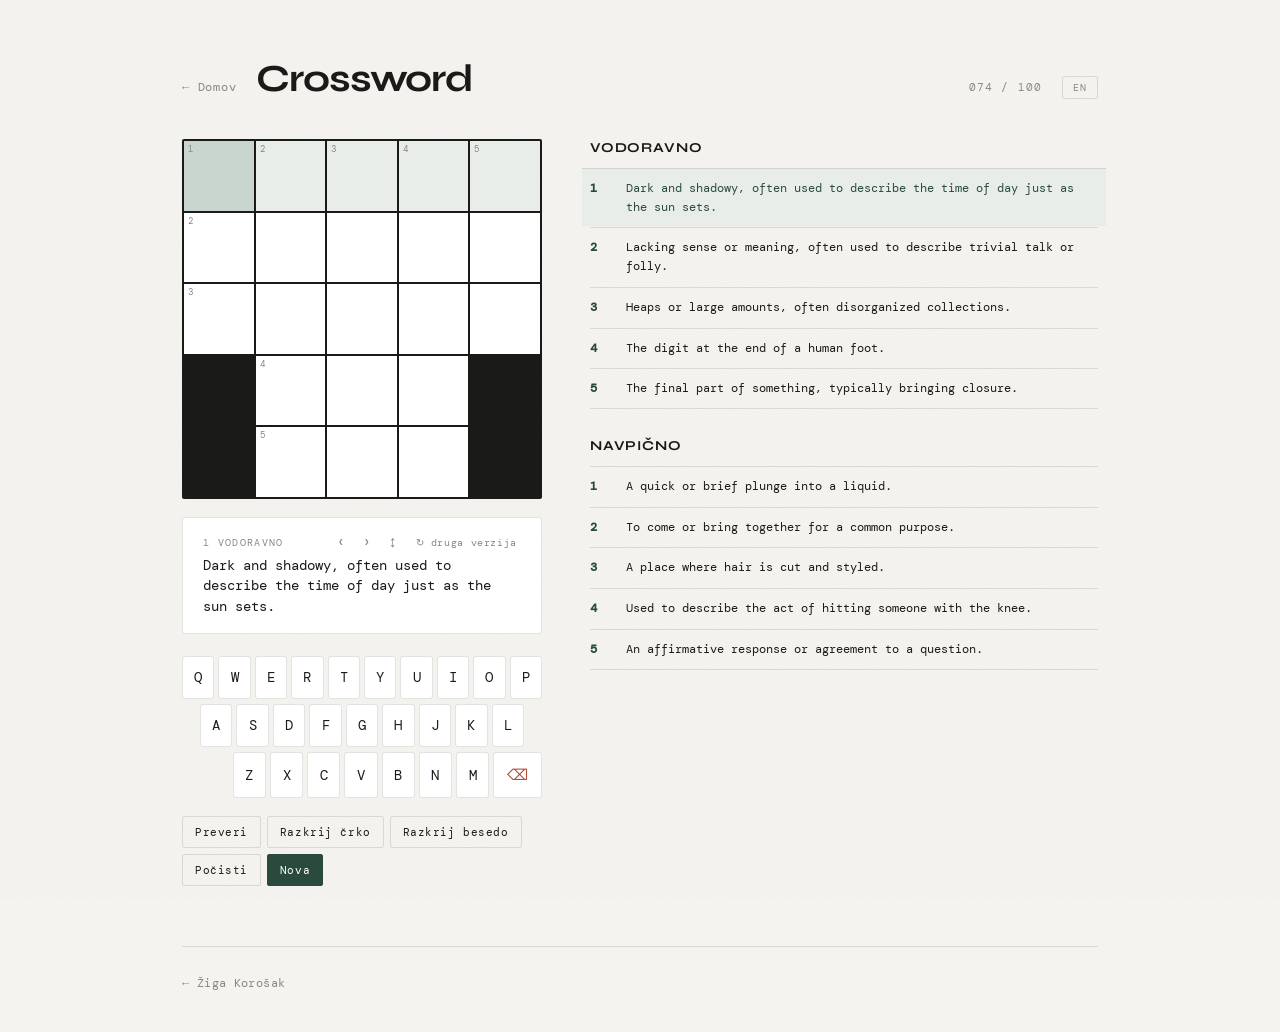
<file: crossword(3).html>
<!DOCTYPE html>
<html lang="sl">
<head>
  <meta charset="utf-8">
  <meta name="viewport" content="width=device-width, initial-scale=1.0">
  <title>Crossword — Žiga Korošak</title>
  <link rel="preconnect" href="https://fonts.googleapis.com">
  <link rel="preconnect" href="https://fonts.gstatic.com" crossorigin>
  <link href="https://fonts.googleapis.com/css2?family=Syne:wght@400;700&family=DM+Mono:wght@300;400&display=swap" rel="stylesheet">
  <style>
    *, *::before, *::after { box-sizing: border-box; margin: 0; padding: 0; }

    :root {
      --bg: #f5f3ef;
      --text: #1a1a18;
      --muted: #888880;
      --accent: #2a4a3e;
      --accent-light: #e8ede9;
      --accent-mid: #c9d6cf;
      --border: rgba(26,26,24,0.12);
      --error: #b04a3a;
      --error-light: #f3dcd6;
      --gold: #c19a3a;
    }

    html, body { height: 100%; }

    body {
      font-family: 'DM Mono', monospace;
      background: var(--bg);
      color: var(--text);
      min-height: 100%;
    }

    body::before {
      content: '';
      position: fixed;
      inset: 0;
      background-image: url("data:image/svg+xml,%3Csvg xmlns='http://www.w3.org/2000/svg' width='200' height='200'%3E%3Cfilter id='n'%3E%3CfeTurbulence type='fractalNoise' baseFrequency='0.9' numOctaves='4' stitchTiles='stitch'/%3E%3C/filter%3E%3Crect width='200' height='200' filter='url(%23n)' opacity='0.03'/%3E%3C/svg%3E");
      pointer-events: none;
      z-index: 0;
    }

    .page {
      position: relative;
      z-index: 1;
      max-width: 980px;
      margin: 0 auto;
      padding: 60px 32px 40px;
    }

    .topnav {
      display: flex;
      align-items: baseline;
      gap: 20px;
      margin-bottom: 40px;
      animation: fadeUp 0.5s ease both;
      flex-wrap: wrap;
    }
    .back-link {
      font-size: 0.75rem;
      color: var(--muted);
      text-decoration: none;
      letter-spacing: 0.06em;
      transition: color 0.2s;
    }
    .back-link::before { content: '← '; }
    .back-link:hover { color: var(--accent); }

    .page-title {
      font-family: 'Syne', sans-serif;
      font-size: clamp(1.6rem, 5vw, 2.4rem);
      font-weight: 700;
      letter-spacing: -0.03em;
      line-height: 1;
    }

    .puzzle-counter {
      margin-left: auto;
      font-size: 0.7rem;
      letter-spacing: 0.1em;
      color: var(--muted);
      text-transform: uppercase;
    }

    .lang-toggle {
      background: none;
      border: 1px solid var(--border);
      padding: 4px 10px;
      font-family: 'DM Mono', monospace;
      font-size: 0.65rem;
      letter-spacing: 0.1em;
      color: var(--muted);
      cursor: pointer;
      border-radius: 2px;
      transition: all 0.15s;
    }
    .lang-toggle:hover {
      border-color: var(--accent);
      color: var(--accent);
    }

    .word-nav {
      display: flex;
      gap: 4px;
      align-items: center;
    }
    .word-nav-btn {
      background: none;
      border: none;
      cursor: pointer;
      color: var(--muted);
      font-family: 'DM Mono', monospace;
      font-size: 1rem;
      line-height: 1;
      padding: 0 6px;
      transition: color 0.15s, transform 0.1s;
    }
    .word-nav-btn:hover { color: var(--accent); }
    .word-nav-btn:active { transform: scale(0.9); }

    /* ── Layout ── */
    .game {
      display: grid;
      grid-template-columns: auto 1fr;
      gap: 48px;
      align-items: start;
      animation: fadeUp 0.5s 0.1s ease both;
    }

    @media (max-width: 760px) {
      .game { grid-template-columns: 1fr; gap: 28px; }
    }

    /* ── Grid ── */
    .grid-wrap {
      display: flex;
      flex-direction: column;
      gap: 18px;
      align-items: center;
      width: min(360px, 90vw);
      justify-self: center;
      margin: 0 auto;
    }

    .grid-wrap > * { width: 100%; }

    .grid {
      display: grid;
      grid-template-columns: repeat(5, 1fr);
      gap: 2px;
      aspect-ratio: 1;
      background: var(--text);
      padding: 2px;
      border-radius: 2px;
      user-select: none;
    }

    .cell {
      position: relative;
      background: #fff;
      display: flex;
      align-items: center;
      justify-content: center;
      font-family: 'Syne', sans-serif;
      font-weight: 700;
      font-size: clamp(1.2rem, 4.5vw, 1.6rem);
      cursor: pointer;
      text-transform: uppercase;
      transition: background 0.15s;
      color: var(--text);
    }

    .cell.black {
      background: var(--text);
      cursor: default;
    }

    .cell.in-word { background: var(--accent-light); }
    .cell.selected { background: var(--accent-mid); }

    .cell.correct { color: var(--accent); }
    .cell.wrong { color: var(--error); background: var(--error-light); }
    .cell.revealed { color: var(--gold); }

    .cell-num {
      position: absolute;
      top: 2px;
      left: 4px;
      font-family: 'DM Mono', monospace;
      font-size: 0.55rem;
      font-weight: 400;
      color: var(--muted);
      pointer-events: none;
    }

    /* ── Current hint ── */
    .current-hint {
      padding: 16px 20px;
      background: #fff;
      border: 1px solid var(--border);
      border-radius: 3px;
      min-height: 76px;
      display: flex;
      flex-direction: column;
      gap: 6px;
    }
    .current-hint-label {
      font-size: 0.6rem;
      letter-spacing: 0.14em;
      text-transform: uppercase;
      color: var(--muted);
      display: flex;
      justify-content: space-between;
      align-items: center;
    }
    .current-hint-text {
      font-size: 0.85rem;
      line-height: 1.5;
      color: var(--text);
    }
    .swap-hint {
      background: none;
      border: none;
      color: var(--muted);
      cursor: pointer;
      font-family: 'DM Mono', monospace;
      font-size: 0.65rem;
      letter-spacing: 0.06em;
      transition: color 0.2s;
      padding: 0 4px 0 8px;
    }
    .swap-hint:hover { color: var(--accent); }
    .swap-hint::before { content: '↻ '; }

    /* ── Controls ── */
    .controls {
      display: flex;
      flex-wrap: wrap;
      gap: 6px;
    }
    .btn {
      background: none;
      border: 1px solid var(--border);
      padding: 8px 12px;
      font-family: 'DM Mono', monospace;
      font-size: 0.7rem;
      letter-spacing: 0.05em;
      color: var(--text);
      cursor: pointer;
      border-radius: 2px;
      transition: all 0.15s;
    }
    .btn:hover {
      border-color: var(--accent);
      color: var(--accent);
    }
    .btn-primary {
      background: var(--accent);
      color: #fff;
      border-color: var(--accent);
    }
    .btn-primary:hover {
      background: var(--text);
      border-color: var(--text);
      color: #fff;
    }

    /* ── Hint lists ── */
    .hints {
      display: flex;
      flex-direction: column;
      gap: 28px;
    }
    .hint-section h3 {
      font-family: 'Syne', sans-serif;
      font-size: 0.85rem;
      font-weight: 700;
      letter-spacing: 0.06em;
      text-transform: uppercase;
      margin-bottom: 12px;
      color: var(--text);
    }
    .hint-list {
      list-style: none;
      display: flex;
      flex-direction: column;
      gap: 1px;
    }
    .hint-list li {
      display: flex;
      gap: 12px;
      padding: 10px 0;
      border-top: 1px solid var(--border);
      cursor: pointer;
      font-size: 0.78rem;
      line-height: 1.5;
      transition: color 0.15s;
    }
    .hint-list li:last-child { border-bottom: 1px solid var(--border); }
    .hint-list li:hover { color: var(--accent); }
    .hint-list li.active {
      color: var(--accent);
      background: var(--accent-light);
      padding-left: 8px;
      padding-right: 8px;
      margin: 0 -8px;
    }
    .hint-list li.solved {
      color: var(--muted);
      text-decoration: line-through;
    }
    .hint-num {
      flex-shrink: 0;
      font-weight: 700;
      color: var(--accent);
      min-width: 24px;
    }
    .hint-list li.solved .hint-num { color: var(--muted); }

    /* ── Win banner ── */
    .win-banner {
      position: fixed;
      top: 50%;
      left: 50%;
      transform: translate(-50%, -50%) scale(0.95);
      background: var(--bg);
      border: 1px solid var(--accent);
      padding: 32px 40px;
      border-radius: 3px;
      text-align: center;
      z-index: 200;
      box-shadow: 0 20px 60px rgba(0,0,0,0.15);
      opacity: 0;
      pointer-events: none;
      transition: all 0.3s ease;
    }
    .win-banner.show {
      opacity: 1;
      transform: translate(-50%, -50%) scale(1);
      pointer-events: auto;
    }
    .win-banner h2 {
      font-family: 'Syne', sans-serif;
      font-size: 1.6rem;
      font-weight: 700;
      letter-spacing: -0.02em;
      margin-bottom: 8px;
      color: var(--accent);
    }
    .win-banner p {
      font-size: 0.8rem;
      color: var(--muted);
      margin-bottom: 20px;
    }

    .overlay {
      position: fixed;
      inset: 0;
      background: rgba(245,243,239,0.7);
      backdrop-filter: blur(3px);
      z-index: 150;
      opacity: 0;
      pointer-events: none;
      transition: opacity 0.3s;
    }
    .overlay.show {
      opacity: 1;
      pointer-events: auto;
    }

    /* ── On-screen keyboard ── */
    .keyboard {
      display: flex;
      flex-direction: column;
      gap: 5px;
      width: 100%;
      align-self: center;
      margin-top: 4px;
      user-select: none;
      -webkit-user-select: none;
    }
    .kb-row {
      display: flex;
      gap: 4px;
      justify-content: center;
    }
    /* Indent mid row so its 9 keys match the size of top row's 10 keys */
    .kb-row-mid {
      padding: 0 5%;
    }
    .key {
      flex: 1;
      min-width: 0;
      padding: 12px 0;
      background: #fff;
      border: 1px solid var(--border);
      border-radius: 3px;
      font-family: 'DM Mono', monospace;
      font-size: 0.85rem;
      font-weight: 400;
      color: var(--text);
      cursor: pointer;
      transition: background 0.1s, border-color 0.1s, transform 0.05s;
      text-transform: uppercase;
      -webkit-tap-highlight-color: transparent;
    }
    .key:hover { border-color: var(--accent); color: var(--accent); }
    .key:active, .key.pressed {
      background: var(--accent-mid);
      transform: scale(0.96);
    }
    /* Bottom row: spacer(1.5) + 7 letters(7) + BACK(1.5) = 10 units (matches top row) */
    .kb-spacer { flex: 1.5; }
    .key-wide { flex: 1.5; font-size: 0.95rem; }
    .key-back { color: var(--error); }
    .key-back:hover { border-color: var(--error); color: var(--error); }

    @media (max-width: 480px) {
      .key { padding: 14px 0; font-size: 0.95rem; }
      .key-wide { font-size: 1.05rem; }
      .keyboard { gap: 4px; }
      .kb-row { gap: 3px; }
      .kb-row-mid { padding: 0 5%; }
    }

    .footer {
      margin-top: 60px;
      padding-top: 24px;
      border-top: 1px solid var(--border);
    }
    .footer a {
      font-size: 0.75rem;
      color: var(--muted);
      text-decoration: none;
      letter-spacing: 0.03em;
      transition: color 0.2s;
    }
    .footer a:hover { color: var(--accent); }

    @keyframes fadeUp {
      from { opacity: 0; transform: translateY(14px); }
      to   { opacity: 1; transform: translateY(0); }
    }

    @keyframes pop {
      0%   { transform: scale(1); }
      50%  { transform: scale(1.18); }
      100% { transform: scale(1); }
    }
    .cell.pop { animation: pop 0.18s ease; }

    @media (max-width: 480px) {
      .page { padding: 32px 18px 32px; }
      .game { gap: 20px; }
    }
  </style>
</head>
<body>
  <div class="page">

    <div class="topnav">
      <a class="back-link" href="index.html" data-i18n="home">Domov</a>
      <h1 class="page-title">Crossword</h1>
      <span class="puzzle-counter" id="puzzle-counter">— / —</span>
      <button class="lang-toggle" id="lang-toggle">EN</button>
    </div>

    <div class="game">
      <div class="grid-wrap">
        <div class="grid" id="grid"></div>

        <div class="current-hint">
          <div class="current-hint-label">
            <span id="current-label">izberi polje</span>
            <div class="word-nav">
              <button class="word-nav-btn" id="prev-word" title="prejšnja beseda">‹</button>
              <button class="word-nav-btn" id="next-word" title="naslednja beseda">›</button>
              <button class="word-nav-btn" id="swap-dir" data-i18n-title="swapDirTitle" title="Zamenjaj smer">↕</button>
              <button class="swap-hint" id="swap-hint" data-i18n-title="otherVersionTitle" title="Druga različica namiga"><span data-i18n="otherVersion">druga verzija</span></button>
            </div>
          </div>
          <div class="current-hint-text" id="current-hint" data-i18n="tapToStart">Pritisni polje za začetek.</div>
        </div>

        <div class="keyboard" id="keyboard">
          <div class="kb-row">
            <button class="key" data-k="Q">Q</button>
            <button class="key" data-k="W">W</button>
            <button class="key" data-k="E">E</button>
            <button class="key" data-k="R">R</button>
            <button class="key" data-k="T">T</button>
            <button class="key" data-k="Y">Y</button>
            <button class="key" data-k="U">U</button>
            <button class="key" data-k="I">I</button>
            <button class="key" data-k="O">O</button>
            <button class="key" data-k="P">P</button>
          </div>
          <div class="kb-row kb-row-mid">
            <button class="key" data-k="A">A</button>
            <button class="key" data-k="S">S</button>
            <button class="key" data-k="D">D</button>
            <button class="key" data-k="F">F</button>
            <button class="key" data-k="G">G</button>
            <button class="key" data-k="H">H</button>
            <button class="key" data-k="J">J</button>
            <button class="key" data-k="K">K</button>
            <button class="key" data-k="L">L</button>
          </div>
          <div class="kb-row kb-row-bot">
            <span class="kb-spacer" aria-hidden="true"></span>
            <button class="key" data-k="Z">Z</button>
            <button class="key" data-k="X">X</button>
            <button class="key" data-k="C">C</button>
            <button class="key" data-k="V">V</button>
            <button class="key" data-k="B">B</button>
            <button class="key" data-k="N">N</button>
            <button class="key" data-k="M">M</button>
            <button class="key key-wide key-back" data-k="BACK">⌫</button>
          </div>
        </div>

        <div class="controls">
          <button class="btn" id="btn-check" data-i18n="check">Preveri</button>
          <button class="btn" id="btn-reveal-letter" data-i18n="revealLetter">Razkrij črko</button>
          <button class="btn" id="btn-reveal-word" data-i18n="revealWord">Razkrij besedo</button>
          <button class="btn" id="btn-clear" data-i18n="clear">Počisti</button>
          <button class="btn btn-primary" id="btn-new" data-i18n="new">Nova</button>
        </div>
      </div>

      <div class="hints">
        <div class="hint-section">
          <h3 data-i18n="headingAcross">Vodoravno</h3>
          <ul class="hint-list" id="across-hints"></ul>
        </div>
        <div class="hint-section">
          <h3 data-i18n="headingDown">Navpično</h3>
          <ul class="hint-list" id="down-hints"></ul>
        </div>
      </div>
    </div>

    <footer class="footer">
      <a href="../index.html">← Žiga Korošak</a>
    </footer>
  </div>

  <div class="overlay" id="overlay"></div>
  <div class="win-banner" id="win-banner">
    <h2 data-i18n="win">Bravo!</h2>
    <p id="win-stats">Rešeno v —</p>
    <button class="btn btn-primary" id="win-new" data-i18n="another">Še ena</button>
  </div>

  <script>
    // === EMBEDDED PUZZLE DATA ===
    const PUZZLES = [{"a":[{"w":"_here","h":["1. Fill in the blank: Everyw___ but not there.","2. A place where you currently are, with an underscore before it."]},{"w":"boney","h":["1. Adjective describing something lacking in flesh; think of a skeleton.","2. Describes a fish that's challenging to debone."]},{"w":"untie","h":["1. To release something from a knot or fastening.","2. Opposite action of what you do before you tie shoes."]},{"w":"torn_","h":["1. This describes something ripped or divided, with a trailing underscore.","2. A familiar feeling or fabric condition with an underscore at the end."]},{"w":"try__","h":["1. Three-letter verb meaning \"to attempt,\" ending with two blanks.","2. To make an effort, needing two more letters to complete."]}],"d":[{"w":"_butt","h":["1. Fill in the blank: Cigarette ____ - beginning with an underscore.","2. The end part of a joke or firearm, starting with an underscore."]},{"w":"honor","h":["1. High respect or esteem attributed to one's character.","2. The noun that represents integrity and ethical conduct."]},{"w":"entry","h":["1. The act of entering or a way in.","2. What you pass through to get inside."]},{"w":"rein_","h":["1. Controls for directing a horse, often an idiom for control when an underscore follows.","2. Missing a letter at the end, related to controlling or guiding something."]},{"w":"eye__","h":["1. This visual organ is central, with two underscores following.","2. A part typically paired with a needle, missing its last two letters."]}]},{"a":[{"w":"_aeon","h":["1. A long, indefinite period of time, often used in geological contexts.","2. Used in science fiction to mean an eternal or immeasurable span of time."]},{"w":"flame","h":["1. The visible, gaseous part of a fire.","2. Another term for a passionate romantic relationship."]},{"w":"reset","h":["1. Returning something to its initial state.","2. A computer can often do this to clear errors or problems."]},{"w":"oxen_","h":["1. Plural form of a large, domesticated bovine used in farming.","2. These animals are traditionally yoked in pairs for work purposes."]},{"w":"gal__","h":["1. Informal term for a girl or woman.","2. Can also refer to a certain unit of acceleration used in physics."]}],"d":[{"w":"_frog","h":["1. An amphibian that can often be seen leaping in wetlands.","2. Famous for its croaking sound, particularly during mating seasons."]},{"w":"alexa","h":["1. A virtual assistant developed by Amazon.","2. Known for playing music, setting alarms, and providing information when called."]},{"w":"easel","h":["1. A stand used by artists to support a canvas.","2. Essential equipment in a painter’s studio."]},{"w":"omen_","h":["1. An event regarded as a portent of future good or evil.","2. Often used in literature to foreshadow what’s to come."]},{"w":"net__","h":["1. A device made of woven strands to catch, hold, or detain.","2. Commonly used in various sports, such as tennis and volleyball."]}]},{"a":[{"w":"lath_","h":["1. A thin, flat strip of wood commonly used in construction.","2. Often used as a base to support plaster in ceilings or walls."]},{"w":"alias","h":["1. A false or assumed identity, often used in espionage.","2. Used by authors when they publish under a different name."]},{"w":"slant","h":["1. A perspective or angle, often in journalism or media.","2. When something is not level or has a tilt to it."]},{"w":"horde","h":["1. A large group of people; often used in the context of invaders.","2. A mass of individuals moving in an unorganized manner."]},{"w":"_wasp","h":["1. A stinging insect known for building paper-like nests.","2. Known for having a narrow waist, flying and causing a buzz."]}],"d":[{"w":"lash_","h":["1. To secure with a rope or to whip.","2. Often found in the context of securing a sail or reprimanding."]},{"w":"allow","h":["1. To permit or give permission for something to happen.","2. Often used in the context of giving someone the green light."]},{"w":"tiara","h":["1. A decorative jeweled headband worn by royalty.","2. Often worn by brides or pageant contestants."]},{"w":"hands_","h":["1. The plural of the body part at the end of your arms.","2. Can also refer to a clock part indicating time."]},{"w":"_step","h":["1. A movement made by lifting a foot and placing it in a new position.","2. It can also refer to progress in a process or procedure."]}]},{"a":[{"w":"alexa","h":["1. Name of a voice-controlled virtual assistant developed by Amazon.","2. Amazon's popular smart home assistant device."]},{"w":"golem","h":["1. A mythical creature made from clay or mud in Jewish folklore.","2. In Jewish legend, this animated being is created entirely from inanimate matter."]},{"w":"opine","h":["1. To express an opinion or belief.","2. Another term for sharing one's thoughts verbally."]},{"w":"__don","h":["1. Past tense verb often associated with clothing oneself.","2. A term you'd use when you've already put on clothes."]},{"w":"__end","h":["1. A term describing something happening in the past relative to now.","2. An adverb referring to a time just before now."]}],"d":[{"w":"ago__","h":["1. Phrase referring to a time period that has passed.","2. Often used to describe something that occurred in the past."]},{"w":"lop__","h":["1. Phrase often used to indicate the act of cutting something off.","2. A verb meaning to trim or cut something, especially from trees."]},{"w":"elide","h":["1. To omit or leave out in speech or writing.","2. A verb meaning to merge or absorb sounds in pronunciation."]},{"w":"xenon","h":["1. A noble gas element known for its use in neon lamps.","2. A rare, colorless, odorless element found in the atmosphere."]},{"w":"amend","h":["1. To make changes or improvements, especially legislative documents.","2. A verb often used in the context of altering or modifying text."]}]},{"a":[{"w":"inlet","h":["1. A narrow water passage between islands or leading inland from a larger body of water.","2. Often found on coastlines, a channel allowing water to flow in and out."]},{"w":"naive","h":["1. Lacking experience, wisdom, or judgment.","2. Describes someone who is easily deceived due to simplicity or innocence."]},{"w":"linen","h":["1. A fabric made from the fibers of the flax plant.","2. Known for its cool and fresh texture, often used in summer clothing."]},{"w":"event","h":["1. Something that happens at a given place and time.","2. A planned public or social occasion."]},{"w":"ten__","h":["1. A prefix indicating the number after nine and before eleven.","2. The first double-digit numeral."]}],"d":[{"w":"inlet","h":["1. A small arm of a sea, lake, or river.","2. Offers a place for a body of water to flow into the land."]},{"w":"naive","h":["1. Characterized by simplicity and lack of experience.","2. Often innocent or overly trusting due to inexperience."]},{"w":"linen","h":["1. A textile made from the fibers of the flax plant.","2. Commonly used in hot weather garments for its ability to keep cool."]},{"w":"even_","h":["1. A term for something flat or smooth.","2. Used to describe numbers divisible by two."]},{"w":"tent_","h":["1. A temporary shelter typically made from fabric.","2. Mostly used outdoors for camping or events."]}]},{"a":[{"w":"bleep","h":["1. The sound made by a digital device indicating an error or notification.","2. A short, high-pitched sound often associated with technology."]},{"w":"ladle","h":["1. A long-handled utensil used for serving soup or stew.","2. This tool is essential for pouring liquids during cooking."]},{"w":"organ","h":["1. A musical instrument with keys and pipes, often found in churches.","2. This large instrument is known for its complex sound and air-driven pipes."]},{"w":"oven_","h":["1. An enclosed compartment for baking or roasting food.","2. Essential kitchen appliance used to bake bread or roast meat."]},{"w":"mad__","h":["1. A term describing someone who is extremely angry or mentally ill.","2. Can denote fury or chaotic creativity, often linked with “mad scientist.”"]}],"d":[{"w":"bloom","h":["1. The process or period of a flower unfolding its petals.","2. Represents the peak beauty and productivity stage of a plant’s life."]},{"w":"larva","h":["1. The life stage of insects after it hatches from an egg, before becoming an adult.","2. Often found in caterpillars and maggots before they metamorphose."]},{"w":"edged","h":["1. Describes having a sharp side or a border.","2. Something that has sides or corners, possibly sharp ones."]},{"w":"elan_","h":["1. Enthusiastic vigor or liveliness; zest and style.","2. Represents energetic and confident style or flair."]},{"w":"pen__","h":["1. An instrument for writing or drawing with ink.","2. Essential everyday tool for scribes before the digital age."]}]},{"a":[{"w":"swill","h":["1. A mixture of liquid and food scraps fed to animals, especially pigs.","2. Slang for a cheap or inferior type of liquid, often referring to an alcoholic beverage."]},{"w":"cacao","h":["1. The primary ingredient from which chocolate is made.","2. Beans used to create powder for baking and confectioneries."]},{"w":"aging","h":["1. The process of becoming older and experiencing physiological and emotional changes over time.","2. In wine-making, the period during which wine develops its character in barrels or bottles."]},{"w":"meld_","h":["1. To merge or blend two or more things together.","2. A term used in some card games for a combination of cards."]},{"w":"pry__","h":["1. To force open or apart through leverage or pressure.","2. To inquire into someone's private affairs too closely."]}],"d":[{"w":"scamp","h":["1. A mischievous or playful young person.","2. A term used affectionately for someone who behaves naughtily but charmingly."]},{"w":"wager","h":["1. To risk something, usually money, on an uncertain outcome.","2. A formal agreement to bet on the result of a dispute or uncertain event."]},{"w":"icily","h":["1. To do something in a cold or unfriendly manner.","2. An adverb describing an action done with a chilling tone or attitude."]},{"w":"land_","h":["1. The solid part of the earth's surface not covered by water.","2. To come to a final resting place, often after flying or falling."]},{"w":"log__","h":["1. A large piece of wood cut from the trunk of a tree.","2. A record of events, often used in maritime or aviation contexts."]}]},{"a":[{"w":"_chat","h":["1. Online conversation using text.","2. A digital communication method often used on apps."]},{"w":"these","h":["1. Plural form of this.","2. Refers to a specific group close to the speaker."]},{"w":"raise","h":["1. To lift or elevate something.","2. Increase in salary or position."]},{"w":"ass__","h":["1. Slang term for the buttocks.","2. Informal word for donkey."]},{"w":"yet__","h":["1. To this point in time or so far.","2. Despite anything to the contrary."]}],"d":[{"w":"_tray","h":["1. A flat, shallow container for carrying things.","2. Surface used for serving food or drinks."]},{"w":"chase","h":["1. To pursue or follow rapidly.","2. Activity of trying to overtake something."]},{"w":"heist","h":["1. A robbery or act of stealing.","2. A planned act of theft."]},{"w":"ass__","h":["1. Describes an individual's backside humorously.","2. Term commonly used for donkeys or foolish people."]},{"w":"tee__","h":["1. Golfer's starting point on the course.","2. Often used as a stand for golf balls during play."]}]},{"a":[{"w":"apnea","h":["1. A condition where breathing repeatedly stops and starts during sleep.","2. Commonly associated with sleep disorders, involves pauses in breathing."]},{"w":"irons","h":["1. Hot metal devices used to smooth clothing wrinkles.","2. A common household appliance or type of golf club."]},{"w":"manes","h":["1. The long hair growing from the neck of a horse or a lion.","2. This term relates to the shaggy hair of some animals, mainly equines and lions."]},{"w":"_meme","h":["1. Viral fragment of culture shared widely on the internet.","2. It involves humorous content that spreads quickly online."]},{"w":"__tat","h":["1. Informal for a decorative ink design on the skin.","2. Slang term for a body modification using ink under the skin."]}],"d":[{"w":"aim__","h":["1. To direct efforts or an object toward a goal or target.","2. The act of directing or pointing something for accuracy."]},{"w":"pram_","h":["1. A wheeled conveyance for transporting infants.","2. Small wheeled vehicle used for babies, primarily in British English."]},{"w":"nonet","h":["1. A composition or group involving nine musicians or singers.","2. In music, this term refers to a set of nine performers."]},{"w":"enema","h":["1. A medical procedure for bowel cleansing with fluid.","2. This involves the injection of liquid into the rectum for cleansing or examination."]},{"w":"asset","h":["1. An item of value owned by a person or organization.","2. Can be a valuable resource or beneficial feature."]}]},{"a":[{"w":"shire","h":["1. A region often associated with hobbits and J.R.R. Tolkien's famous works.","2. An administrative district in England, often used as a suffix in place names."]},{"w":"today","h":["1. The current day in the context of time.","2. Used to describe what is happening right now or in the present."]},{"w":"alive","h":["1. Opposite of deceased or dead.","2. Breathing and functioning, referring to living beings."]},{"w":"sloe_","h":["1. A dark purple fruit of the blackthorn, used in gin.","2. The small, tart fruit found in hedgerows, often used in making a type of gin."]},{"w":"hymn_","h":["1. A religious song or ode, often sung in churches.","2. A musical composition of praise or worship."]}],"d":[{"w":"stash","h":["1. To store secretly or safeguard a collection.","2. A hidden supply of items, often for future use."]},{"w":"holly","h":["1. A festive plant with red berries and spiny leaves, often associated with Christmas.","2. A type of shrub known for its prickly green leaves and bright red berries."]},{"w":"idiom","h":["1. A phrase where the words have a meaning different from the literal translation.","2. A group of words established by usage having a figurative meaning."]},{"w":"raven","h":["1. A large, black bird known for its intelligence and mythological presence.","2. A bird that is often associated with omens and Edgar Allan Poe's famous poem."]},{"w":"eye__","h":["1. The organ that allows vision in most animals.","2. The part of the body used for seeing, usually located on the head."]}]},{"a":[{"w":"_cow_","h":["1. An animal commonly found on farms known for producing milk.","2. This domesticated ungulate is often associated with dairy products."]},{"w":"fade_","h":["1. To gradually become less distinct.","2. This word describes what happens when colors lose their brightness over time."]},{"w":"under","h":["1. This preposition indicates something is below or beneath.","2. A word that often precedes 'pressure' or 'the sea'."]},{"w":"needy","h":["1. Describes someone or something lacking essentials.","2. This term often describes people requiring assistance or support."]},{"w":"__rye","h":["1. A type of grain commonly used in bread and whiskey production.","2. Often paired with whiskey, this grain is also found in bread."]}],"d":[{"w":"_fun_","h":["1. An activity that provides amusement or enjoyment.","2. Associated with happiness and playful times."]},{"w":"cane_","h":["1. A walking stick or a plant that produces sugar.","2. Often used by the elderly for support while walking."]},{"w":"odder","h":["1. Comparative form of an adjective meaning strange or unusual.","2. When something is even more strange than 'odd'."]},{"w":"weedy","h":["1. Infested with unwanted plants, such as dandelions or thistles.","2. Describes a garden or area overrun with undesirable vegetation."]},{"w":"__rye","h":["1. A grain also known in the title of a J.D. Salinger novel.","2. This grain is commonly used in bread and whiskey."]}]},{"a":[{"w":"drown","h":["1. To lose life by being submerged in and inhaling water.","2. Often happens if you can't swim and fall into deep water."]},{"w":"eerie","h":["1. Strange and frightening.","2. Similar to spooky or unsettling, especially places or sounds."]},{"w":"apart","h":["1. Separated by distance or time.","2. Opposite of together; frequently describes physical distance."]},{"w":"fete_","h":["1. A festive celebration or party.","2. Often includes music, dancing, and lots of enjoyment."]},{"w":"_led_","h":["1. Past tense of leading.","2. Rhymes with \"bed\" and \"fed\"; indicates guidance in the past."]}],"d":[{"w":"deaf_","h":["1. Lacking the power of hearing.","2. Can be partial or complete; affects the ability to perceive sound."]},{"w":"repel","h":["1. Drive away; cause aversion.","2. What bug spray does to mosquitoes."]},{"w":"orate","h":["1. To speak in a formal and often eloquent manner.","2. Often done in public by politicians or spokespersons."]},{"w":"wired","h":["1. Equipped with internet or interconnected systems.","2. A term often used to describe someone full of nervous energy or excitement."]},{"w":"net__","h":["1. An openwork fabric or structure.","2. Used in sports like basketball, tennis, and fishing alike."]}]},{"a":[{"w":"_kob_","h":["1. An antelope found in the African savanna.","2. This animal shares its name with a three-letter word starting and ending with 'k'."]},{"w":"valet","h":["1. A person who parks cars for hotel or restaurant patrons.","2. Someone who assists with personal services, especially in hospitality."]},{"w":"alive","h":["1. Opposite of dead.","2. Breathing and having life."]},{"w":"never","h":["1. At no time.","2. Opposite of always."]},{"w":"__elm","h":["1. A type of deciduous tree.","2. Known for its strong wood, this tree is often found lining streets."]}],"d":[{"w":"_van_","h":["1. A kind of vehicle often used for transporting goods or people.","2. Typically box-shaped, used in logistics or family travel."]},{"w":"kale_","h":["1. A type of green leafy vegetable popular in salads.","2. Known for its health benefits and curly, dense leaves."]},{"w":"olive","h":["1. A small, oily fruit, often green or black, used in cooking and oil production.","2. Known for their pit, they are often pressed to create a cooking oil."]},{"w":"bevel","h":["1. A cut at an angle that is not 90 degrees to the surface or edge.","2. Used in carpentry and design to create slanted angles on surfaces."]},{"w":"_term","h":["1. A defined period of time, especially in reference to academic sessions.","2. Often used to describe the completion date range in contracts."]}]},{"a":[{"w":"bog","h":["1. A wet, spongy area of land that may be covered in water.","2. A term for a type of swamp, especially in cooler climates."]},{"w":"llama","h":["1. A domesticated South American animal known for its wool.","2. Related to the alpaca, this animal is commonly found in the Andes mountains."]},{"w":"eaten","h":["1. What happens to food after it is consumed orally.","2. Past participle of a verb meaning to consume food."]},{"w":"among","h":["1. A preposition indicating involvement or participation with others.","2. In the midst of a group or a collection."]},{"w":"den","h":["1. A cozy, secluded room or space within a home.","2. The private lair of a wild carnivorous animal."]}],"d":[{"w":"lead","h":["1. To be in charge or guide a group, organization, or movement.","2. A soft, heavy, ductile metal with the symbol Pb."]},{"w":"lame","h":["1. Incapable of normal locomotion due to injury or illness.","2. An adjective describing something weak, unsatisfactory, or unimpressive."]},{"w":"baton","h":["1. A thin stick used by a conductor to direct an orchestra.","2. A short stick passed between runners in a relay race."]},{"w":"omen","h":["1. A phenomenon or event viewed as a sign of future good or evil.","2. A prophetic sign or indication."]},{"w":"gang","h":["1. A group of individuals who associate for criminal or antisocial purposes.","2. A band or clique that may operate illicit activities."]}]},{"a":[{"w":"mount","h":["1. To climb or ascend a peak.","2. A structure used to display or support something."]},{"w":"apnea","h":["1. A condition involving temporary cessation of breathing during sleep.","2. It often requires a CPAP machine for treatment."]},{"w":"defer","h":["1. To postpone or delay an action.","2. Often used with consideration or judgment."]},{"w":"arid_","h":["1. Extremely dry and lacking in moisture.","2. Describes land that supports very little vegetation."]},{"w":"mat__","h":["1. A flat piece of material used to protect surfaces or provide comfort underfoot.","2. Typically found at doorways as a welcome mat."]}],"d":[{"w":"madam","h":["1. A polite term used to address a woman.","2. The female equivalent of \"sir.\""]},{"w":"opera","h":["1. A dramatic work combining singing, music, and sometimes dance.","2. Known for its elaborate costumes and sets."]},{"w":"unfit","h":["1. Not in good physical shape.","2. Lacking the necessary qualities or skills for a certain purpose."]},{"w":"need_","h":["1. To require something essential or desirable.","2. Left incomplete when something is urgently desired."]},{"w":"tar__","h":["1. A sticky black substance used in construction and repair.","2. Derived from the distillation of organic material."]}]},{"a":[{"w":"swing","h":["1. A movement back and forth suspended from a pivot point.","2. Commonly found in playgrounds and associated with a pendulum-like motion."]},{"w":"minor","h":["1. A term describing anything lesser in size, extent, or significance.","2. Often used in music to denote a type of scale or chord."]},{"w":"untie","h":["1. To release something that has been fastened or knotted.","2. An action often resulting in freeing shoelaces or hair."]},{"w":"geese","h":["1. A plural term for a type of large waterbird typically associated with honking sounds.","2. Known for their migratory V formations in the skies."]},{"w":"__red","h":["1. A primary color seen at two ends of the visible spectrum.","2. Can symbolize passion, danger, or stop."]}],"d":[{"w":"smug_","h":["1. Self-satisfied, often in a way that annoys others.","2. An adjective for a person who thinks they know better than everyone else."]},{"w":"wine_","h":["1. An alcoholic drink made from fermented grapes.","2. Comes in red, white, and rosé varieties, often paired with meals."]},{"w":"inter","h":["1. A verb meaning to place a body in a grave or tomb.","2. Often used to describe the act of burial."]},{"w":"noise","h":["1. Unwanted sound that disrupts or interferes.","2. Can be described as any non-harmonious or loud sound."]},{"w":"greed","h":["1. An insatiable and selfish desire, especially for wealth or power.","2. A major theme in many moral tales and fables."]}]},{"a":[{"w":"fumed","h":["1. Angrily expressed smoke or vapors.","2. Past tense of an act of being visibly angry."]},{"w":"irate","h":["1. Feeling very angry or furious.","2. An intense level of anger; very annoyed."]},{"w":"tithe","h":["1. A portion of income given as a donation, traditionally 10%.","2. Obligation or offering often associated with religious practices."]},{"w":"_need","h":["1. Necessity or requirement for something.","2. Essential requirement or obligation."]},{"w":"_err_","h":["1. To make a mistake or be incorrect.","2. Commit an error or blunder."]}],"d":[{"w":"fit__","h":["1. A sudden burst of emotion or activity.","2. Suitably well or appropriate."]},{"w":"urine","h":["1. Liquid waste product excreted by kidneys.","2. Waste fluid produced and excreted by kidneys."]},{"w":"mater","h":["1. Another word for mother, often used affectionately.","2. Affectionate or formal term for one's mother."]},{"w":"ether","h":["1. A volatile liquid once used as an anesthetic.","2. Highly flammable liquid formerly used in medicine."]},{"w":"deed_","h":["1. A legal document regarding ownership of property.","2. Document transferring ownership, often of land."]}]},{"a":[{"w":"_car_","h":["1. A type of vehicle that requires four wheels.","2. Often used to commute on roads."]},{"w":"goner","h":["1. A term for something or someone beyond saving.","2. Often used when referring to an inevitable end."]},{"w":"arise","h":["1. To come up or emerge.","2. Often happens when you wake in the morning."]},{"w":"based","h":["1. Rooted or founded on something.","2. Often used to denote fundamental support."]},{"w":"_let_","h":["1. To allow or permit.","2. Often accompanying someone's freedom to do something."]}],"d":[{"w":"_gab_","h":["1. To talk a lot or chatter.","2. Something people often do when gossiping."]},{"w":"coral","h":["1. Marine invertebrates forming colorful reefs.","2. Often associated with vibrant underwater ecosystems."]},{"w":"anise","h":["1. A licorice-flavored herb or spice.","2. Often used in European cooking for its flavor."]},{"w":"reset","h":["1. To start again from the beginning.","2. Especially common in technology and instruments."]},{"w":"_red_","h":["1. A primary color similar to crimson or scarlet.","2. Often denotes danger or love."]}]},{"a":[{"w":"widen","h":["1. To make something broader or more extensive.","2. Expand your scope or understanding."]},{"w":"anise","h":["1. A spice known for its licorice flavor.","2. Herb often used in cooking and baking, especially in Mediterranean dishes."]},{"w":"tense","h":["1. A state of being stretched tight or anxious.","2. Form of a verb indicating time, like past, present, or future."]},{"w":"tread","h":["1. To walk or step on something.","2. Action involved in stepping or leaving footprints."]},{"w":"_try_","h":["1. Attempt to do or achieve something.","2. Make an effort to accomplish a task or goal."]}],"d":[{"w":"watt_","h":["1. A unit of power in the International System of Units.","2. Measurement of electrical power related to energy and time."]},{"w":"inert","h":["1. Lacking the ability or strength to move.","2. Chemically inactive or not reactive."]},{"w":"diner","h":["1. Casual restaurant or a type of train car serving food.","2. Place where meals are served to customers."]},{"w":"essay","h":["1. A short piece of writing on a particular subject.","2. Often a school assignment that involves composition."]},{"w":"need_","h":["1. Express necessity or requirement for something.","2. Conditions or situations requiring immediate attention."]}]},{"a":[{"w":"plot_","h":["1. A secret plan or scheme to accomplish a purpose.","2. The main events of a play, novel, or movie woven together."]},{"w":"aired","h":["1. Something that has been broadcast on radio or television.","2. Exposed to the atmosphere for freshening or ventilation."]},{"w":"spare","h":["1. Additional or extra, often used in context with car tires.","2. To give money, time, or effort without inconvenience."]},{"w":"titre","h":["1. A measure of concentration in a chemical solution.","2. Often used to determine the strength of an antibody or antigen."]},{"w":"_dead","h":["1. Unable to move, feel, or react.","2. The opposite of alive."]}],"d":[{"w":"past_","h":["1. No longer current; belonged to a former time.","2. Beyond a specified point in time or place."]},{"w":"lipid","h":["1. A group of naturally occurring molecules including fats.","2. Essential for cellular structure but also linked to cholesterol."]},{"w":"orate","h":["1. To speak, particularly in an eloquent or formal manner.","2. Often done at ceremonies by someone giving a speech."]},{"w":"terra","h":["1. Latin word for \"earth\" or \"ground.\"","2. A term used in geography and science for land."]},{"w":"_deed","h":["1. A legal document regarding property ownership.","2. An action that is performed intentionally."]}]},{"a":[{"w":"rheum","h":["1. A thin discharge from mucous membranes, especially of the nose or eyes.","2. This word describes the fluid sometimes wiped away from your eyes upon waking."]},{"w":"penne","h":["1. A type of pasta shaped like tubes with angled ends.","2. A popular pasta often used in dishes like arrabbiata or with a vodka sauce."]},{"w":"masse","h":["1. A pool shot where the cue ball moves in a curve.","2. A French term used in billiards to refer to a specific type of spin shot."]},{"w":"_duet","h":["1. A performance by two musicians or singers.","2. This term refers to a composition for two performers, often seen in concerts."]},{"w":"_yet_","h":["1. A word often used to denote something that hasn't happened but is expected.","2. This adverb indicates something still to occur or a possibility in the future."]}],"d":[{"w":"rpm__","h":["1. Abbreviation for a measure of rotational speed, often used with engines.","2. A term used to describe how many times something spins in a minute."]},{"w":"heady","h":["1. Causing a feeling of excitement or dizziness.","2. Often describes an experience or aroma that is intoxicating or exhilarating."]},{"w":"ensue","h":["1. To happen or occur afterward or as a result.","2. This verb describes the result that follows a particular event or action."]},{"w":"unset","h":["1. Refers to something not fixed or placed in a specific arrangement.","2. The opposite of \"set\", indicating lack of position or stability."]},{"w":"meet_","h":["1. Come together at a particular place or time.","2. When two or more people come into contact for discussion or encounter."]}]},{"a":[{"w":"paid_","h":["1. Completing \"paid\" with a musical beat enhancer.","2. Wage receipt often involves getting \"paid\" in this."]},{"w":"agree","h":["1. To conciliate differing views, parties may reach this consensus.","2. When opinions align, two or more people may do this."]},{"w":"crony","h":["1. Informal term for a close, sometimes political associate.","2. A \"crony\" is often seen in discussions of nepotism."]},{"w":"tense","h":["1. Grammatical form expressing time in verbs.","2. Situation filled with anxious or strained anticipation."]},{"w":"_eyed","h":["1. \"Wide\" or \"eagle\" could be properly aligned with this.","2. In descriptions of vision, both \"sharp\" and \"red\" can pair with it."]}],"d":[{"w":"pact_","h":["1. Formal agreement often sealed with a handshake or signature.","2. Allies may sign this in times of peace."]},{"w":"agree","h":["1. Achieving concurrence typically incites this verbal accord.","2. When opinions mirror each other, people usually do this."]},{"w":"irony","h":["1. An outcome sharply opposite to what's expected.","2. A figure of speech with opposite intended meanings."]},{"w":"dense","h":["1. A material with closely packed particles is considered this.","2. Often refers to people who are slow to understand."]},{"w":"_eyed","h":["1. Often matched with 'eagle' for keen vision expressions.","2. Associated with phrases like \"blue\" or \"starry.\""]}]},{"a":[{"w":"_chef","h":["1. A professional cook, especially the chief cook in a restaurant or hotel.","2. Title for someone who manages a kitchen and oversees food preparation."]},{"w":"_reap","h":["1. To gather or harvest crops from the land.","2. To receive a return or reward as a result of one's actions."]},{"w":"tears","h":["1. Drops of saline that flow from the eyes, often due to emotions.","2. Liquid produced by emotions such as sadness or joy."]},{"w":"add__","h":["1. To join or combine numbers or elements to each other.","2. The mathematical operation of combining quantities."]},{"w":"toy__","h":["1. An object for children to play with and amuse themselves.","2. An item created for amusement, often used by children."]}],"d":[{"w":"__tat","h":["1. An informal term for a tattoo, often used in casual contexts.","2. Slang term for inked art on the skin."]},{"w":"credo","h":["1. A statement of the beliefs or aims that guide someone's actions.","2. A formal expression of faith or principles."]},{"w":"heady","h":["1. Something that is intoxicating or exhilarating.","2. Producing a feeling of high excitement or euphoria."]},{"w":"ear__","h":["1. The organ of hearing, situated on either side of the head.","2. An appendage responsible for auditory perception."]},{"w":"fps__","h":["1. Abbreviation referring to Frames Per Second, especially in video contexts.","2. Acronym indicating the measurement of display frame rate."]}]},{"a":[{"w":"frog_","h":["1. A small green amphibian that can jump great distances.","2. Often found in ponds and known for their ribbit sound."]},{"w":"rope_","h":["1. A strong, thick strand of material used to pull or tie things securely.","2. Essential equipment for rock climbing and sailing."]},{"w":"ovine","h":["1. Relating to sheep or ewes.","2. Similar to the wool-producing animals found on farms."]},{"w":"genre","h":["1. A category for artistic or literary compositions.","2. Divides music, books, and films based on style or subject."]},{"w":"__eel","h":["1. A long, slender fish often found in freshwater and saltwater.","2. A creature slippery enough to inspire a phrase about being elusive."]}],"d":[{"w":"frog_","h":["1. A four-legged creature often heralding the start of spring with croaks.","2. Jumps between lily pads and stars in fairy tales."]},{"w":"rove_","h":["1. To wander or travel constantly without a fixed destination.","2. Explorers and adventurers are known to do this."]},{"w":"opine","h":["1. To express one's thoughts or beliefs aloud.","2. What critics do when reviewing a new work."]},{"w":"genre","h":["1. Frames the themes and forms followed in media.","2. A movie falls into this category of type."]},{"w":"__eel","h":["1. Creatures often electrifying in nature with a slippery reputation.","2. They slither through water instead of on land."]}]},{"a":[{"w":"_frog","h":["1. A common amphibian associated with rainy weather.","2. An animal known for its leaping abilities and croaking sound."]},{"w":"flame","h":["1. The visible part of a fire that provides light.","2. A hot, glowing body of ignited gas generated by something on fire."]},{"w":"lapel","h":["1. The part on a jacket that frames the neckline and is often folded back.","2. Found on a suit, this piece is often accented by a pin or flower."]},{"w":"akin_","h":["1. Similar in nature or character; having a shared ancestry.","2. Closely related or similar in functions or characteristics."]},{"w":"wed__","h":["1. To unite in marriage or matrimony.","2. The act traditionally involving vows and rings."]}],"d":[{"w":"_flaw","h":["1. A defect or imperfection in something.","2. A small fault or defect in a product or theory."]},{"w":"flake","h":["1. A small, loose, and thin piece of something, like snow.","2. A piece of something thin and easily crumbled off."]},{"w":"rapid","h":["1. Moving very quickly or fast.","2. Swift movement as found in fast-flowing water."]},{"w":"omen_","h":["1. A sign or indication of a future event.","2. Considered a harbinger of good or bad luck."]},{"w":"gel__","h":["1. A jelly-like substance used often in styling hair or medical applications.","2. A semi-solid or thickened liquid substance."]}]},{"a":[{"w":"find_","h":["1. To discover or identify something, especially for the first time.","2. What one might do upon encountering a lost item."]},{"w":"odor_","h":["1. A distinctive smell, often considered unpleasant.","2. This might alert you to a skunk nearby."]},{"w":"woman","h":["1. An adult female human.","2. Opposite of man in terms of gender."]},{"w":"llama","h":["1. A South American animal known for its wool and carrying loads.","2. Related to the alpaca and used in trekking and farming."]},{"w":"__day","h":["1. A unit of time equivalent to 24 hours.","2. Appears in the expressions holiday, birthday, and Monday."]}],"d":[{"w":"fowl_","h":["1. A term used primarily for birds raised for their meat or eggs.","2. Includes animals such as chickens and ducks."]},{"w":"idol_","h":["1. A representation or object of worship or admiration.","2. What pop stars and famous actors might be called by fans."]},{"w":"nomad","h":["1. A person with no fixed residence who moves from place to place.","2. Often found in deserts or vast open spaces, constantly on the move."]},{"w":"drama","h":["1. A genre of narrative fiction or semi-fiction intended for serious viewing.","2. Often involves intense conflict and strong emotions."]},{"w":"__nay","h":["1. An old-fashioned way to say no.","2. Often paired with \"yea\" in voting or decisions."]}]},{"a":[{"w":"bongo","h":["1. A type of drum often used in Latin music.","2. An instrument played with hands, often seen in pairs."]},{"w":"aloof","h":["1. Describes someone who is emotionally distant or detached.","2. This term is used for someone disinterested or unengaged."]},{"w":"idiot","h":["1. A term used to describe a very foolish person.","2. An offensive term for someone perceived as very stupid."]},{"w":"less_","h":["1. A comparative term meaning \"lower quantity.\"","2. Used to indicate a smaller amount."]},{"w":"_rye_","h":["1. A type of grain used in bread and whiskey.","2. This word can be found in a phrase about a specific whiskey type."]}],"d":[{"w":"bail_","h":["1. A term used for releasing someone from custody, often for a fee.","2. This term is associated with leaving abruptly or financial guarantee."]},{"w":"older","h":["1. Comparatively more advanced in age.","2. This term refers to something more aged than another."]},{"w":"noisy","h":["1. Describes a place filled with a lot of sound.","2. Often used to refer to unpleasant, loud environments."]},{"w":"goose","h":["1. A large bird known for its migratory V formations.","2. Associated with a classic Christmas dish and nursery rhyme."]},{"w":"oft__","h":["1. An old-fashioned term meaning frequent or often.","2. Used primarily in poetry for \"many times.\""]}]},{"a":[{"w":"_burn","h":["1. A word that follows 'sun' and 'fire' in expressions relating to heat.","2. An action that happens to paper when it catches fire."]},{"w":"canoe","h":["1. A small, narrow boat pointed at both ends and typically propelled by paddling.","2. A type of watercraft often used for leisurely trips on rivers or lakes."]},{"w":"ascot","h":["1. A type of necktie that is worn tucked into a shirt.","2. A formal accessory often seen at race events in England."]},{"w":"belt_","h":["1. An accessory that holds up pants or skirts.","2. An item often used to cinch the waist in clothing."]},{"w":"_des_","h":["1. This word often precedes 'ire' in nature documentaries about sandy landscapes.","2. It is a prefix meaning 'from' or 'down from' usually in geographical or scientific context."]}],"d":[{"w":"_cab_","h":["1. A short word for a vehicle used for hire that takes passengers to a specified destination.","2. Slang term often used for a taxi."]},{"w":"based","h":["1. A foundation or starting point for arguments or calculations.","2. A term often used to describe foundational place of residence or operation."]},{"w":"uncle","h":["1. A family member who is your parent's brother.","2. The word children sometimes use as a way to admit defeat."]},{"w":"roots","h":["1. Underground parts of plants that absorb nutrients and water.","2. This term often refers to one's heritage or beginnings."]},{"w":"net__","h":["1. A device used to catch fish or birds, made of intersecting threads.","2. The word used for when an athlete scores in various ball games."]}]},{"a":[{"w":"__bun","h":["1. A small rounded roll often used for sandwiches.","2. A hairstyle where hair is twisted and wound into a round shape."]},{"w":"_cite","h":["1. To quote or reference a source of information.","2. Mention as an example or proof in a scholarly or legal context."]},{"w":"roots","h":["1. The part of a plant that attaches it to the ground and conveys water.","2. The basic, essential core or foundation of something."]},{"w":"unmet","h":["1. Not achieved or fulfilled, often used with expectations.","2. A condition of goals or needs that remain unsatisfied."]},{"w":"beer_","h":["1. A popular alcoholic beverage made from barley, hops, and yeast.","2. Often served in bottles or cans and enjoyed at pubs or home for relaxation."]}],"d":[{"w":"__rub","h":["1. To move one's hand or a cloth back and forth on the surface with pressure.","2. The action of applying pressure to a surface to clean or polish it."]},{"w":"_cone","h":["1. A geometric shape that tapers smoothly from a flat base to a point.","2. Used to describe a structure with a circular base and a single vertex."]},{"w":"biome","h":["1. A large community of flora and fauna adapting to the environment.","2. A regional ecosystem characterized by distinctive climate and wildlife."]},{"w":"utter","h":["1. To speak or articulate words or sounds.","2. To express audibly; to voice or pronounce."]},{"w":"nest_","h":["1. A structure where birds lay eggs and raise their young.","2. A snug, cozy dwelling or sheltered place."]}]},{"a":[{"w":"arced","h":["1. This word describes a shape similar to a segment of a circle.","2. A trajectory often taken by projectiles in motion."]},{"w":"weave","h":["1. This word describes the action of interlacing threads to form fabric.","2. It can also refer to maneuvering skillfully through traffic."]},{"w":"often","h":["1. This describes frequency more than sometimes, but less than always.","2. A word indicating a habitual action."]},{"w":"keen_","h":["1. A word indicating enthusiasm or sharpness, often followed by 'on'.","2. Describes someone eager or who perceives acutely."]},{"w":"err__","h":["1. This is a root for words meaning to make a mistake.","2. Prefix often used when referring to deviation from accuracy."]}],"d":[{"w":"awoke","h":["1. Past tense of a word meaning to become conscious from sleep.","2. To have roused or been roused from slumber."]},{"w":"refer","h":["1. To direct someone to a source of information for guidance.","2. To mention or allude to something."]},{"w":"cater","h":["1. This word means to provide food and services, often for events.","2. To supply what is needed or required, especially at weddings or parties."]},{"w":"even_","h":["1. A term for numbers divisible by two.","2. Used to describe a flat or uniform surface."]},{"w":"den__","h":["1. A cozy room in a house often used for relaxation or study.","2. Where lions live in the wild."]}]},{"a":[{"w":"_glib","h":["1. A term describing speech that is fluent but insincere.","2. A word that rhymes with \"rib\" and relates to superficial eloquence."]},{"w":"erase","h":["1. To remove or wipe out entirely.","2. What you do with a pencil mark when you need to correct it."]},{"w":"rinse","h":["1. To wash lightly with water to remove soap or dirt.","2. What you must do after applying shampoo to your hair."]},{"w":"recur","h":["1. To happen again or repeatedly.","2. This term describes an event that keeps cycling back periodically."]},{"w":"_fee_","h":["1. A payment made for professional services or admission.","2. Often a charge added to services like tuition or entry."]}],"d":[{"w":"_err_","h":["1. To make a mistake or be incorrect.","2. An action verb that is the opposite of being right."]},{"w":"grief","h":["1. Deep sorrow or anguish, especially caused by death.","2. This overwhelming feeling might occur after losing a loved one."]},{"w":"lance","h":["1. A weapon resembling a spear used by knights in jousting.","2. Medieval pole weapon used by cavalry in warfare."]},{"w":"issue","h":["1. An important topic or problem for debate or discussion.","2. Often referred to as a \"problem\" or \"concern\" in various contexts."]},{"w":"beer_","h":["1. A popular alcoholic beverage made from fermented grains.","2. This drink is often served cold and comes in varieties like lager and ale."]}]},{"a":[{"w":"_grub","h":["1. A type of larva, often seen in soil or wood.","2. Informal term for food or a meal."]},{"w":"poise","h":["1. A graceful and elegant bearing in a person.","2. The ability to remain calm and steady."]},{"w":"loved","h":["1. Felt deep affection or passion for.","2. Past tense of a common verb meaning to admire."]},{"w":"user_","h":["1. A person who operates or interacts with a system.","2. Someone who takes advantage of something or someone."]},{"w":"set__","h":["1. To place something in a specific position.","2. A collection of objects or numbers."]}],"d":[{"w":"_plus","h":["1. The mathematical term for addition.","2. Used to denote an advantage or benefit."]},{"w":"goose","h":["1. A large waterbird with a long neck.","2. A term sometimes used for playful pinching or poking."]},{"w":"rivet","h":["1. A metal pin for fastening pieces together.","2. To hold someone's attention firmly."]},{"w":"user_","h":["1. The person-operated account on a device or software.","2. Someone who takes advantage of another's kindness."]},{"w":"bed__","h":["1. A piece of furniture for sleeping or resting.","2. The base or layer upon which something rests."]}]},{"a":[{"w":"log__","h":["1. A term used to describe a record of events, often used in reference to trees.","2. The beginning of this word shares its meaning with a large fallen tree or a diary."]},{"w":"exalt","h":["1. To elevate someone or something in rank or honor.","2. Opposite of demote."]},{"w":"titer","h":["1. A measurement in a laboratory to determine the concentration of a substance.","2. Commonly used term in blood testing for antibodies."]},{"w":"_defy","h":["1. To challenge authority or refuse to obey.","2. Often associated with rebellion or resistance."]},{"w":"_est_","h":["1. Suffix used in forming the superlative.","2. Often seen in phrases that indicate the highest degree."]}],"d":[{"w":"let__","h":["1. To allow or permit.","2. Often used to signify giving permission."]},{"w":"oxide","h":["1. A chemical compound with oxygen and one other element.","2. Common result of metal reacting with oxygen."]},{"w":"gates","h":["1. A movable barrier typically used at entrances.","2. Often considered as entry or exit points."]},{"w":"_left","h":["1. The opposite direction of right.","2. Indicates a direction or position."]},{"w":"_try_","h":["1. To attempt or exert effort.","2. Often followed by 'again'."]}]},{"a":[{"w":"word 1","h":["1. This physical practice originates from ancient India and involves exercises, meditation, and breathing.","2. It's a popular form of exercise that aims for bodily and mental well-being."]},{"w":"word 2","h":["1. Means to flip or turn something upside down or move beyond an obstacle.","2. Often used to describe exceeding expectations or surpassing limits."]},{"w":"word 3","h":["1. Considered an activity cultivated on ice or at a park, performed on boards.","2. Can be a winter sport where participants glide on blades."]},{"w":"word 4","h":["1. Often considered a faithful animal companion.","2. A beloved animal, taken care of and kept at home."]},{"w":"word 5","h":["1. Known as a type of beer, lighter in flavor compared to stout.","2. Popular at pubs, often ordered by the pint."]}],"d":[{"w":"word 1","h":["1. A wellness retreat often offering massages and beauty treatments.","2. You might visit here for relaxation or a facial."]},{"w":"word 2","h":["1. A rural, unsophisticated person, often depicted in folklore.","2. A character often portrayed as naive or simple."]},{"w":"word 3","h":["1. Egg-shaped or describing a shape similar to an ellipse.","2. Refers to objects with a wide middle and tapering ends."]},{"w":"word 4","h":["1. Means to obtain or acquire something.","2. Opposite of lose or surrender."]},{"w":"word 5","h":["1. A word denoting a state of presence in a location.","2. Used to express existence in a particular place or state of being."]}]},{"a":[{"w":"beach","h":["1. A sandy or pebbly shore by a body of water, especially the ocean.","2. A place where people go to swim, sunbathe, or relax by the sea."]},{"w":"argue","h":["1. To engage in a verbal dispute or disagreement.","2. Often involves presenting reasons for or against something."]},{"w":"yearn","h":["1. To have an intense feeling of longing for something.","2. Often associated with a strong desire or wish."]},{"w":"_cps_","h":["1. Abbreviation commonly used in various contexts, like \"cost per second\".","2. Can stand for technical or organization terms, check the context."]},{"w":"_tee_","h":["1. A short, vertical peg used in golf to support the ball.","2. Often used to start a game or drive in golf."]}],"d":[{"w":"bay__","h":["1. A broad inlet of the sea where the land curves inward.","2. Often used to describe a sheltered coastal body of water."]},{"w":"erect","h":["1. To build or put something directly upright or vertical.","2. Often used to describe the construction of buildings or structures."]},{"w":"agape","h":["1. With the mouth wide open, often in surprise or wonder.","2. Can also describe an expression of awe or amazement."]},{"w":"curse","h":["1. To utter offensive words in anger or frustration.","2. Could be used to describe casting a spell with intent to harm."]},{"w":"hen__","h":["1. A female bird, especially of the domestic chicken species.","2. Often known for laying eggs in farm settings."]}]},{"a":[{"w":"join_","h":["1. This word means to come together or connect.","2. Often used in context with clubs or events."]},{"w":"order","h":["1. An organized or arranged sequence.","2. What you make at a restaurant."]},{"w":"salve","h":["1. An ointment used for healing or soothing the skin.","2. Used in medicine as a soothing balm."]},{"w":"steed","h":["1. A horse, especially a spirited one.","2. Often referred to in medieval contexts."]},{"w":"_err_","h":["1. To make a mistake.","2. A step away from correct judgment."]}],"d":[{"w":"joss_","h":["1. This word is commonly associated with a religious or spiritual figurine.","2. Often paired with 'stick' in Eastern rituals."]},{"w":"orate","h":["1. To make a formal speech.","2. What politicians do on a stage."]},{"w":"idler","h":["1. A person who lives without working.","2. Synonym for 'lounger.'"]},{"w":"never","h":["1. At no time in the past or future.","2. Opposite of 'always.'"]},{"w":"_red_","h":["1. A primary color.","2. What a stop sign indicates."]}]},{"a":[{"w":"arm__","h":["1. A limb of the body used for lifting or holding.","2. Part of a sleeve or covering for the arm."]},{"w":"loads","h":["1. Multiple heavy weights or burdens carried at once.","2. Abundant amount of something placed onto or into a vehicle or container."]},{"w":"april","h":["1. The fourth month of the year.","2. A month known for its showers that bring May flowers."]},{"w":"servo","h":["1. A device or mechanism used for automatic control.","2. A component that controls movement in machines or robots."]},{"w":"__yet","h":["1. A word indicating something that has not happened up to this moment.","2. Conjunction used to describe something that is expected in due time."]}],"d":[{"w":"alas_","h":["1. An expression of sorrow or regret.","2. A word often used in literature to express woe."]},{"w":"rope_","h":["1. A length of strong cord made by twisting together strands of material.","2. A sturdy line used for tying or securing items."]},{"w":"marry","h":["1. To unite in marriage or matrimony.","2. The act of joining two people in a ceremony of legal and ritualistic significance."]},{"w":"_dive","h":["1. To plunge headfirst into water.","2. To jump into a body of water, submerging oneself beneath the surface."]},{"w":"_slot","h":["1. A narrow opening or groove, such as one found in a vending machine.","2. A fixed time interval assigned for an activity or a participant."]}]},{"a":[{"w":"_cute","h":["1. Lacking color or brightness, often in a negative sense.","2. Add 'ac' to form a word meaning charming."]},{"w":"honor","h":["1. High respect or esteem given to someone or something.","2. A military award received for bravery."]},{"w":"actor","h":["1. A person who performs in plays, movies, or television.","2. They may win Oscars for their performances."]},{"w":"roi__","h":["1. French word for \"king.\"","2. Often used in contexts related to royalty."]},{"w":"pal__","h":["1. Informal term for a good friend.","2. Often used in greetings like \"Hey, ____!\""]}],"d":[{"w":"_harp","h":["1. A musical instrument with strings, often associated with angels.","2. Add \"S\" to make an animal name."]},{"w":"cocoa","h":["1. The primary ingredient in chocolate, derived from cacao beans.","2. Often used to make a warm and sweet drink."]},{"w":"until","h":["1. Denotes the time up to a specific point or event.","2. Often followed by a specific time or condition."]},{"w":"too__","h":["1. An adverb meaning 'also' or 'in addition.'","2. Often used at the end of a sentence for emphasis."]},{"w":"err__","h":["1. To make a mistake or be incorrect.","2. Often followed by \"or\" in legal contexts."]}]},{"a":[{"w":"hang_","h":["1. A method for suspending something without support from below.","2. What you do with a picture frame on a wall."]},{"w":"oral_","h":["1. Relating to the mouth or spoken word.","2. It's the opposite of written communication."]},{"w":"titan","h":["1. An exceptionally large or powerful person or entity.","2. In Greek mythology, these were deities of incredible strength."]},{"w":"_dare","h":["1. To have enough courage to do something risky.","2. Often accompanied by a 'truth' in a classic game."]},{"w":"__let","h":["1. To permit or allow something to happen.","2. It's used when granting permission."]}],"d":[{"w":"hot__","h":["1. High in temperature or spicy in flavor.","2. People often 'serve’ these when fresh from the oven."]},{"w":"arid_","h":["1. Characterized by a severe lack of moisture.","2. Describes landscapes with little to no vegetation."]},{"w":"natal","h":["1. Relating to birth or the circumstances around it.","2. Similar to a term for the horoscope sign of birth."]},{"w":"glare","h":["1. An intense, fierce look of disapproval or shine.","2. It can refer to a blinding light or a sharp stare."]},{"w":"__net","h":["1. A mesh structure used to catch fish or insects.","2. A common term in sports like basketball or tennis."]}]},{"a":[{"w":"_bake","h":["1. A common kitchen term for cooking food using dry heat without direct exposure to flame.","2. It's what you do when you prepare a cake in the oven."]},{"w":"alien","h":["1. Often used to describe beings from other planets.","2. In Earth's context, someone not native to a location."]},{"w":"faded","h":["1. Describes something that has lost color or brightness.","2. A way to describe jeans that have lightened with use."]},{"w":"amen_","h":["1. A word often used at the end of prayers.","2. It's a term expressing agreement, often following \"And so it shall be.\""]},{"w":"red__","h":["1. The color typically associated with danger or stop signs.","2. A primary color often seen in apples and roses."]}],"d":[{"w":"_afar","h":["1. A term used to indicate a great distance.","2. Synonymous with 'distantly' and begins with an 'A'."]},{"w":"blame","h":["1. Assigning responsibility for a fault or wrong.","2. What you do when you hold someone accountable for a mistake."]},{"w":"aided","h":["1. Means to have provided support or help to someone.","2. Past tense of providing assistance."]},{"w":"keen_","h":["1. Displaying eagerness or enthusiasm.","2. Often used to describe a sharp intellect or interest."]},{"w":"end__","h":["1. The termination point of something.","2. Opposite of beginning, often marked by closure."]}]},{"a":[{"w":"_soak","h":["1. To immerse something in liquid for a period of time.","2. What you might do to a sponge in water."]},{"w":"inane","h":["1. Lacking sense, significance, or ideas.","2. Another word for silly or foolish."]},{"w":"token","h":["1. A small item serving as a representation or symbol.","2. A metal or plastic disc used as a substitute for currency."]},{"w":"crew_","h":["1. A group of people who work on and operate a ship, aircraft, etc.","2. Describes a team often found on board."]},{"w":"hen__","h":["1. A female bird, especially of domestic fowls.","2. Lays eggs commonly used in kitchens worldwide."]}],"d":[{"w":"_itch","h":["1. A sensation on the skin that causes a desire to scratch.","2. Often accompanies allergic reactions or bug bites."]},{"w":"snore","h":["1. The noise produced during sleep by vibrating respiratory structures.","2. A night-time sound often associated with deep sleep."]},{"w":"oaken","h":["1. Made of or resembling the wood of an oak tree.","2. Describes furniture known for durability and strength."]},{"w":"anew_","h":["1. In a different and fresh way.","2. Used when starting over or repeating an action."]},{"w":"ken__","h":["1. A person's range of knowledge or understanding.","2. To recognize or identify something by sight or perception."]}]},{"a":[{"w":"short","h":["1. The opposite of long.","2. A word that describes something that does not have much length."]},{"w":"tapir","h":["1. A large, herbivorous mammal found in the jungles of South America and Southeast Asia.","2. This animal is known for its distinctive trunk-like nose."]},{"w":"abide","h":["1. To accept or act in accordance with a rule or decision.","2. This verb means to tolerate or endure something."]},{"w":"binge","h":["1. To indulge in an activity, especially eating or watching, to excess.","2. Often used to describe watching an entire series of TV in a short period."]},{"w":"_tee_","h":["1. A piece of equipment used in golf to elevate the ball for the first stroke.","2. This is also a short sleeve shirt, typically worn casually."]}],"d":[{"w":"stab_","h":["1. A sudden and sharp thrust with a pointed weapon or tool.","2. This word is commonly associated with knives and sharp objects."]},{"w":"habit","h":["1. Frequently repeated behavior or practice.","2. A routine or tendency someone doesn't often stray from."]},{"w":"opine","h":["1. To express an opinion or view on something.","2. This verb is often used when giving one's personal thoughts."]},{"w":"ridge","h":["1. A long, narrow hilltop or a chain of hills.","2. This word can also refer to the raised edges of a surface."]},{"w":"tree_","h":["1. A perennial plant with a long stem, or trunk, supporting branches and leaves.","2. This can be evergreen or deciduous, providing shade and oxygen."]}]},{"a":[{"w":"worth","h":["1. Represents the value or significance of something.","2. Five-letter word indicating monetary or intrinsic value."]},{"w":"aware","h":["1. Knowing or realizing something.","2. Five-letter word indicating consciousness or understanding."]},{"w":"rider","h":["1. A person who is traveling on a horse or vehicle.","2. Five-letter term for a passenger, typically on a motorcycle."]},{"w":"_nine","h":["1. A single digit that follows eight.","2. Number right before ten in the number line."]},{"w":"_god_","h":["1. An entity worshipped as having power over nature or human fortunes.","2. Deity in many religious languages."]}],"d":[{"w":"war__","h":["1. A state of armed conflict between different countries or groups.","2. This four-letter word represents intense conflict or battle."]},{"w":"owing","h":["1. The act of being in debt or obliged to repay.","2. A six-letter word for being in financial deficit."]},{"w":"radio","h":["1. A device used for receiving or transmitting sounds.","2. Broadcast medium for auditory entertainment and news."]},{"w":"trend","h":["1. A general direction in which something is developing or changing.","2. Fashionable or widespread patterns of behavior or style."]},{"w":"here_","h":["1. In, at, or to this place or position.","2. Word indicating immediate presence or location."]}]},{"a":[{"w":"smirk","h":["1. A sly or knowing smile.","2. Rhymes with \"quirk\" and signals amusement or scorn."]},{"w":"canoe","h":["1. A narrow watercraft pointed at both ends, propelled by paddling.","2. A small, light boat that often requires paddles to move."]},{"w":"argon","h":["1. This noble gas fills light bulbs to prevent oxidation.","2. Element with the symbol \"Ar\" and atomic number 18."]},{"w":"riot_","h":["1. A violent disturbance by a crowd.","2. This word often follows \"quiet.\""]},{"w":"eats_","h":["1. Informal term for food or meals.","2. Chews and swallows as part of a meal."]}],"d":[{"w":"scare","h":["1. To frighten or alarm someone suddenly.","2. What one might do when dressed up as a ghost on Halloween."]},{"w":"maria","h":["1. Large, dark basaltic plains on Earth's Moon.","2. Features on the Moon's surface named for the Latin word for \"seas.\""]},{"w":"ingot","h":["1. A block of metal, typically oblong in shape.","2. Often made of gold or silver, and used for shipping metal."]},{"w":"roots","h":["1. The part of a plant which attaches it to the ground.","2. Fundamental parts of a plant that provide nourishment."]},{"w":"ken__","h":["1. Barbie's iconic male companion.","2. A name synonymous with male doll produced by Mattel."]}]},{"a":[{"w":"shalt","h":["1. An archaic second-person singular form of \"shall.\"","2. Often used in biblical or poetic contexts as an imperative."]},{"w":"tuber","h":["1. A swollen underground plant structure, like a potato.","2. Plants that have these structures often store nutrients."]},{"w":"amide","h":["1. A functional group in organic chemistry, derived from ammonia.","2. Found in proteins as part of the peptide bond."]},{"w":"budge","h":["1. To change position or move slightly.","2. It describes a slight movement often against resistance."]},{"w":"_see_","h":["1. A term involving sight or vision, often placed in the middle of something.","2. Can be part of words like oversee, seesaw, or foresee."]}],"d":[{"w":"stab_","h":["1. An ending suffix indicating an action of thrusting with a sharp object.","2. Often relates to a verb describing a violent, piercing motion."]},{"w":"humus","h":["1. Organic component of soil, formed by the decomposition of leaves and other plant material.","2. Enriches soil and contributes to its fertility."]},{"w":"abide","h":["1. To accept or act in accordance with a rule or decision.","2. Often used in the context of respecting or obeying laws."]},{"w":"ledge","h":["1. A flat, narrow surface extending from a wall, cliff, or structure.","2. Useful for standing or placing objects on, often near windows."]},{"w":"tree_","h":["1. A word that forms many compounds, often found at the beginning of nature-related terms.","2. Can precede words like house, line, or trunk in compound terms."]}]},{"a":[{"w":"_wee_","h":["1. A Scottish term for small or little.","2. Often used to describe something mini or tiny."]},{"w":"tiled","h":["1. Covered or decorated with small, flat pieces often used in bathrooms or kitchens.","2. Laid out in squares upon a surface."]},{"w":"adore","h":["1. To regard with deep, often rapturous love.","2. To honor or reverence as a divine being."]},{"w":"sepia","h":["1. A reddish-brown color associated with old photographs.","2. A tone in art that gives a vintage appearance."]},{"w":"kneed","h":["1. To strike or hit with one's knee.","2. A term used in soccer for a volley using the knee."]}],"d":[{"w":"_task","h":["1. A piece of work to be done or undertaken.","2. Often involves responsibilities or chores."]},{"w":"widen","h":["1. To make something broader or more open.","2. What you do to your eyes when surprised."]},{"w":"elope","h":["1. To run away secretly to get married.","2. Avoiding a traditional wedding by fleeing."]},{"w":"eerie","h":["1. Strange or frightening, especially in a supernatural context.","2. Effect of a ghostly or haunted atmosphere."]},{"w":"_dead","h":["1. No longer alive or functioning.","2. Opposite of alive and starts with 'd'."]}]},{"a":[{"w":"guts_","h":["1. The internal organs, especially when regarded as the center of emotion or character.","2. Another word for courage or resolve."]},{"w":"unit_","h":["1. A single, distinct part of a larger whole, often used in measurement.","2. This can refer to a standard quantity in math or science."]},{"w":"miter","h":["1. A joint where two pieces are joined at an angle.","2. Often used in the context of woodworking or construction."]},{"w":"_trio","h":["1. A group of three, especially in music or performance.","2. Commonly used to describe a musical composition for three performers."]},{"w":"__end","h":["1. The opposite of the beginning.","2. It signifies the termination of something."]}],"d":[{"w":"gum__","h":["1. A sweet substance often chewed for flavor or pleasure.","2. This can also refer to the soft tissue surrounding the teeth."]},{"w":"unit_","h":["1. Similar to its across counterpart, it refers to a single part of a whole.","2. It's frequently used in contexts involving measurement or counting."]},{"w":"titre","h":["1. A measure of concentration in a solution.","2. Often used in chemistry and biology, particularly in titration processes."]},{"w":"stein","h":["1. A large beer mug, traditionally made of stoneware.","2. Often associated with German beer culture."]},{"w":"__rod","h":["1. A straight, slender, cylindrical object.","2. This word often appears in fishing or lightning equipment."]}]},{"a":[{"w":"seal_","h":["1. An aquatic mammal known for its playful nature, often found in cold waters.","2. This marine creature is frequently associated with circuses and balancing acts."]},{"w":"allow","h":["1. To grant permission for something to happen or be done.","2. This verb means to give the green light to an activity or process."]},{"w":"lease","h":["1. A formal contract for renting property over a specific period.","2. This agreement lets you use a property while paying rent."]},{"w":"scree","h":["1. A collection of broken rock fragments at the base of a crag or cliff.","2. This term describes loose stones that can be found on a mountainside."]},{"w":"atm__","h":["1. A machine that dispenses cash and allows basic account transactions.","2. Provides bank customers with access to their accounts via cards."]}],"d":[{"w":"salsa","h":["1. A popular dance from Cuba characterized by vibrant rhythms and turns.","2. Also a spicy condiment consisting of tomatoes, onions, and peppers."]},{"w":"elect","h":["1. To choose someone for a position, often seen in political contexts.","2. This verb often appears during campaigns and voting periods."]},{"w":"alarm","h":["1. A loud sound or signal warning of danger or a wake-up call.","2. Often used in devices to alert against fires, burglaries, or to wake someone."]},{"w":"lose_","h":["1. To fail to win or retain something, often used in sports or competitions.","2. This verb describes the act of misplacing an item or falling short in a contest."]},{"w":"_wee_","h":["1. A Scottish term for small or little, commonly used to describe something tiny.","2. Often used in children's stories to characterize small creatures or items."]}]},{"a":[{"w":"__cut","h":["1. This word signifies the result of separating or dividing something with a sharp tool.","2. Often associated with editing film footage or trims."]},{"w":"_mash","h":["1. To crush or grind something until it becomes a soft, pulpy substance.","2. Often applied to potatoes for a popular side dish."]},{"w":"rinse","h":["1. The act of washing something lightly, particularly after applying soap.","2. A necessary step in washing dishes to remove soap residue."]},{"w":"acorn","h":["1. The seed or nut of an oak tree.","2. Typically seen scattered on the ground in autumn in forested areas."]},{"w":"tan__","h":["1. This word often describes a browning of the skin caused by the sun's rays.","2. It can also refer to a leather color or process."]}],"d":[{"w":"__rat","h":["1. A common rodent often found in urban areas.","2. Known for its cunning and adaptability in various habitats."]},{"w":"_mica","h":["1. A group of mineral silicates known for their shiny, reflective properties.","2. Often used in makeup for its shimmering effect."]},{"w":"canon","h":["1. A term for an accepted set of laws or regulations within a particular field.","2. Often refers to a collection of works or texts in literature considered genuine."]},{"w":"ussr_","h":["1. The abbreviation for a former major socialist state that dissolved in 1991.","2. Often referred to in discussions about the Cold War."]},{"w":"then_","h":["1. This word often denotes the next step in a sequence.","2. Used to indicate time or succession in actions."]}]},{"a":[{"w":"skulk","h":["1. Move stealthily to avoid detection.","2. This verb describes moving in a sneaky or secretive manner."]},{"w":"eaten","h":["1. Past participle of the verb to consume food.","2. This word describes the state of having consumed something."]},{"w":"alive","h":["1. To be living and not dead.","2. This term signifies being in a state of life."]},{"w":"melee","h":["1. A confused fight or scuffle involving many people.","2. This refers to a chaotic hand-to-hand combat."]},{"w":"__eel","h":["1. A snakelike fish with a slippery body.","2. Known for its elongated, smooth body found in water."]}],"d":[{"w":"seam_","h":["1. A line where two pieces of fabric are sewn together.","2. This is the line along which two materials join."]},{"w":"kale_","h":["1. A leafy green vegetable often used in healthy salads.","2. This nutrient-rich vegetable is part of the cabbage family."]},{"w":"utile","h":["1. Providing utility or usefulness.","2. This adjective describes something that is practical."]},{"w":"levee","h":["1. An embankment built to prevent river overflow.","2. This structure protects areas from flooding waters."]},{"w":"kneel","h":["1. To support one's body on the knees.","2. Commonly done when proposing or praying."]}]},{"a":[{"w":"red__","h":["1. This is a vibrant color often associated with warmth and danger.","2. The color of a stop sign."]},{"w":"proof","h":["1. This term represents evidence or verification.","2. You might look for this when solving a mystery."]},{"w":"magma","h":["1. This is molten rock from beneath the Earth's crust.","2. What turns into lava once it exits a volcano."]},{"w":"__mid","h":["1. Often used to describe the middle of something.","2. Centered in the \"field\" or \"term\"."]},{"w":"__ate","h":["1. This verb means to consume food.","2. Past tense of the action of dining."]}],"d":[{"w":"rpm__","h":["1. A measure of rotational speed.","2. Commonly seen on a tachometer."]},{"w":"era__","h":["1. A long and distinct period of history.","2. Commonly used to delineate significant time spans."]},{"w":"dogma","h":["1. A principle or set of principles laid down by an authority.","2. Beliefs that are not to be questioned in specific contexts."]},{"w":"_omit","h":["1. This means to leave something out.","2. Synonym for exclude or neglect."]},{"w":"_fade","h":["1. To gradually lose brightness or color.","2. Common result of sun bleaching fabric."]}]},{"a":[{"w":"_next","h":["1. Following immediately after.","2. Often seen after \"what's\" in technology."]},{"w":"boxer","h":["1. A type of athlete who engages in the sport of fighting within a ring.","2. Can refer to both a professional fighter and a kind of shorts."]},{"w":"ovine","h":["1. Relating to or resembling sheep.","2. Describes qualities or breeds associated with woolly farm animals."]},{"w":"melon","h":["1. A sweet, juicy fruit often eaten in summer.","2. This fruit can be cantaloupe or honeydew."]},{"w":"blend","h":["1. To mix two or more substances evenly together.","2. It's what happens when you combine colors thoroughly."]}],"d":[{"w":"_bomb","h":["1. A device usually intended to cause destruction.","2. It follows fire, smoke, and atom in compound words."]},{"w":"novel","h":["1. A long, fictional narrative that describes intimate human experiences.","2. Different from a short story, this type of book often has several chapters."]},{"w":"exile","h":["1. A state of being barred from one's native country.","2. Often accompanies political disputes leading to banishment."]},{"w":"xenon","h":["1. A chemical element with the symbol Xe.","2. Commonly known as a noble gas used in lamps."]},{"w":"trend","h":["1. A general direction in which something is developing or changing.","2. Synonymous with the latest fashion or popular movements."]}]},{"a":[{"w":"grant","h":["1. To agree to give or allow something requested.","2. A sum of money given by an organization, especially for educational purposes."]},{"w":"niger","h":["1. A river and country in West Africa share this name.","2. Capital of this country is Niamey."]},{"w":"agora","h":["1. Ancient Greek gathering place, especially used for commerce.","2. This term can be associated with Greek markets or assemblies."]},{"w":"wordy","h":["1. Relating to a verbose manner of expression or content.","2. Opposite of concise, often found in essays with too many details."]},{"w":"_ray_","h":["1. A beam of light or a marine animal with flattened bodies and wide pectoral fins.","2. Often associated with beams of sunlight or energy."]}],"d":[{"w":"gnaw_","h":["1. To bite or chew on persistently.","2. Often used to describe how rodents eat through materials."]},{"w":"rigor","h":["1. Thoroughness or harsh inflexibility in opinion, temper, or judgment.","2. Often used to describe a demanding academic or training environment."]},{"w":"agora","h":["1. See 'across' hints for agora."]},{"w":"nerdy","h":["1. Informal term often used to describe someone passionate about academic pursuits.","2. Sometimes used in a pejorative sense, it now embraces intellectual enthusiasm."]},{"w":"tray_","h":["1. A flat, shallow container with raised edges, used for carrying or holding items.","2. Can be found in kitchens or service areas, often carrying food or drinks."]}]},{"a":[{"w":"cause","h":["1. This word means the reason something happens.","2. It can also refer to a movement or principle people support."]},{"w":"alloy","h":["1. This word refers to a combination of metals.","2. It is used in the creation of coins and jewelry to enhance strength."]},{"w":"titre","h":["1. This term is used in chemistry to express concentration.","2. It refers to the strength or dilution of a substance, often in solutions."]},{"w":"_err_","h":["1. This word means to make a mistake.","2. It is commonly used in the phrase \"to ___ is human.\""]},{"w":"_nay_","h":["1. This word is a formal way to say \"no.\"","2. It is often used during a vote to indicate opposition."]}],"d":[{"w":"cat__","h":["1. This word refers to a common household pet that likes to purr.","2. It is known for loving both heights and naps."]},{"w":"alien","h":["1. This word refers to beings from outer space.","2. Can also mean foreign or unfamiliar."]},{"w":"ultra","h":["1. This prefix means extremely or beyond.","2. It can precede \"violet\" to describe a part of the light spectrum."]},{"w":"sorry","h":["1. This word is used to apologize.","2. Can express sympathy or regret over an event."]},{"w":"eye__","h":["1. This word refers to the organ you see with.","2. It can also mean a lookout or watchful presence."]}]},{"a":[{"w":"slum_","h":["1. An impoverished, densely populated urban area.","2. Often associated with poor living conditions and overcrowding."]},{"w":"miser","h":["1. A person known for hoarding wealth and spending very little.","2. Commonly depicted in literature as someone who is excessively frugal."]},{"w":"unite","h":["1. To bring together for a common purpose or action.","2. This five-letter word means to join or combine people or things."]},{"w":"genre","h":["1. A category of artistic composition, such as in music or literature.","2. This term classifies different types of art based on style or subject."]},{"w":"__gel","h":["1. A substance that is often used for hair styling or as a thickener in foods.","2. It forms a semi-solid state used in various industries."]}],"d":[{"w":"smug_","h":["1. Exhibiting excessive pride in oneself or one's achievements.","2. Often carries a negative connotation of being self-satisfied or conceited."]},{"w":"line_","h":["1. Can refer to a unit of length, a queue, or a mark on a surface.","2. Often associated with drawing, geometry, or waiting."]},{"w":"using","h":["1. The act of employing something for a particular purpose.","2. It describes an application or utilization of an object or concept."]},{"w":"metre","h":["1. A unit of length in the metric system equivalent to 100 centimeters.","2. Often used in poetry to describe rhythm or structure."]},{"w":"_reel","h":["1. A cylindrical object around which film, wire, or thread can be wound.","2. Often seen in fishing or in the film industry for holding tapes or lines."]}]},{"a":[{"w":"peaky","h":["1. This word describes something with peaks or sharp points.","2. Often used to describe a type of cap with a small wonder."]},{"w":"algae","h":["1. This green plant organism is often found in water.","2. A primary producer in aquatic environments, essential for oxygen production."]},{"w":"terra","h":["1. This Latin word means 'earth' or 'land'.","2. Paired with \"firma\", it describes solid ground as opposed to the sea."]},{"w":"_gem_","h":["1. A precious or semi-precious stone, often used in jewelry.","2. This word describes something valuable or cherished."]},{"w":"_yea_","h":["1. An old English word affirming agreement or confirmation.","2. Often used historically in voting to indicate a positive response."]}],"d":[{"w":"pat__","h":["1. To lightly touch or tap someone or something gently.","2. Often refers to a small disk of butter or margin on your plate."]},{"w":"elegy","h":["1. A mournful poem or song, usually for the deceased.","2. A type of lyrical expression focusing on loss and lamentation."]},{"w":"agree","h":["1. To share the same opinion or reach a consensus.","2. Often requires compromise or common understanding."]},{"w":"karma","h":["1. A concept where actions influence future fate or destiny.","2. Integral to several Eastern religions, it dictates moral cause and effect."]},{"w":"yea__","h":["1. An old term for confirming something positively.","2. Often used in contrast with the word \"nay\" during voting."]}]},{"a":[{"w":"coop_","h":["1. A structure typically used to house poultry.","2. A cage or enclosure for small animals."]},{"w":"apple","h":["1. A fruit commonly associated with the tech giant Steve Jobs co-founded.","2. Known as a popular red or green fruit often found in pies."]},{"w":"stein","h":["1. A large beer mug traditionally used in Germany.","2. A container often made of stoneware or pewter for beverages."]},{"w":"hired","h":["1. Past tense of employing someone for a job.","2. To engage or employ someone for service."]},{"w":"_car_","h":["1. A vehicle with four wheels commonly used for transportation.","2. A personal mode of transport powered by an engine."]}],"d":[{"w":"cash_","h":["1. Physical money in the form of notes and coins.","2. The opposite of credit in transactions."]},{"w":"optic","h":["1. Relating to the eyes or vision.","2. The science of light and vision."]},{"w":"opera","h":["1. A dramatic work combining text and musical score in a theatre setting.","2. A classical performance art involving elaborate singing."]},{"w":"plier","h":["1. A tool used for gripping and bending objects.","2. Commonly found in a toolbox for mechanical tasks."]},{"w":"_end_","h":["1. The final point or part of something.","2. In storytelling, this concludes the narrative."]}]},{"a":[{"w":"_duly","h":["1. This term means 'properly' or 'suitably'.","2. It indicates something done in accordance with what is appropriate."]},{"w":"eerie","h":["1. Describes something strange or frighteningly mysterious.","2. Often used to refer to a ghostly atmosphere."]},{"w":"alien","h":["1. Refers to a being from another planet or foreign country.","2. This term is used to describe something unfamiliar or strange."]},{"w":"sand_","h":["1. A grainy material commonly found on beaches.","2. It's used to describe a type of dune often found in deserts."]},{"w":"eye__","h":["1. This organ is vital for the sense of sight.","2. It's often referred to as the window to the soul."]}],"d":[{"w":"_ease","h":["1. Refers to the absence of difficulty or effort.","2. A state of comfort or relaxation."]},{"w":"delay","h":["1. To make someone or something late or slow.","2. Often occurs with trains and flights in cases of unforeseen circumstances."]},{"w":"urine","h":["1. A waste material excreted through the kidney.","2. Fluid commonly used in medical testing."]},{"w":"lied_","h":["1. To have spoken something untrue.","2. Past tense of 'to lie', suggesting deceit."]},{"w":"yen__","h":["1. The basic monetary unit of Japan.","2. Term for both a currency and an intense desire."]}]},{"a":[{"w":"abed_","h":["1. Positioned for sleep or rest.","2. Often accompanied by dreams."]},{"w":"boxer","h":["1. A canine breed known for its energetic nature.","2. Athlete in a ring sport."]},{"w":"extra","h":["1. Something additional or more than needed.","2. Beyond what is expected or usual."]},{"w":"derby","h":["1. A hat or a horse race.","2. A sports event or stylistic headwear."]},{"w":"_day_","h":["1. Period consisting of 24 hours.","2. From sunrise to sunset."]}],"d":[{"w":"abed_","h":["1. Situated for nighttime repose.","2. Resting condition for the weary."]},{"w":"boxed","h":["1. Contained within a four-sided container.","2. Past tense of placing in a rectangular enclosure."]},{"w":"extra","h":["1. Beyond the ordinary limit.","2. An additional amount or figure."]},{"w":"derby","h":["1. Competition often involving horse races.","2. Also refers to a rounded hat worn by gentlemen."]},{"w":"_ray_","h":["1. Line of light from the sun.","2. A beam traveling in space."]}]},{"a":[{"w":"pal__","h":["1. A term for a friend or companion, often used informally.","2. The root word for \"palace\"."]},{"w":"agora","h":["1. An ancient Greek public space used for assemblies and markets.","2. This term was used to describe a place of gathering in city-states."]},{"w":"decor","h":["1. It refers to the style or layout of a room or building.","2. Often involves aesthetics, interior design, and furnishings."]},{"w":"__use","h":["1. The opposite of misuse, related to using things correctly.","2. Commonly paired with prefixes like \"re-\" or \"pre-\"."]},{"w":"__sea","h":["1. Refers to a type of geographical body of water.","2. Often preceded by \"open\" or \"black\"."]}],"d":[{"w":"pad__","h":["1. An informal term for a living space or apartment.","2. Could be a cushion or notebook material."]},{"w":"age__","h":["1. The length of time a person or thing has existed.","2. Often a defining period of one's life marked by significant changes."]},{"w":"locus","h":["1. A set position or location, often used in mathematics to define a curve.","2. Central point or focal area for activity or interest."]},{"w":"_rose","h":["1. A type of flower often associated with romance.","2. This color shares its name with a popular plant."]},{"w":"_area","h":["1. Describes a measurement of a surface or plane in square units.","2. A math term frequently associated with length and width."]}]},{"a":[{"w":"norm_","h":["1. A standard or typical example.","2. It's something that's considered usual or expected."]},{"w":"area_","h":["1. A measurement of a surface.","2. This word can describe a specific section or space."]},{"w":"balmy","h":["1. Describes pleasant, mild weather.","2. A term often used to refer to soothing warmth."]},{"w":"_lime","h":["1. A citrus fruit, often used in cooking and cocktails.","2. This acidic fruit is smaller than a lemon."]},{"w":"__cat","h":["1. A common household pet known for its independence.","2. This animal is often seen chasing mice in cartoons."]}],"d":[{"w":"nab__","h":["1. To catch or seize someone or something.","2. This verb means to apprehend or capture."]},{"w":"oral_","h":["1. Relating to the mouth.","2. This term is often used for spoken communication."]},{"w":"relic","h":["1. An object surviving from an earlier time, often historical.","2. A term for an ancient artifact or item of significance."]},{"w":"mamma","h":["1. A child's term for mother.","2. This affectionate word is used to call a mom."]},{"w":"__yet","h":["1. A conjunction used to introduce something contrasting.","2. This word is often seen connecting two contrasting ideas."]}]},{"a":[{"w":"artsy","h":["1. Describes something that is artistic or creative in nature.","2. Often used to describe a person with a keen interest in art."]},{"w":"farce","h":["1. A type of comedy that includes exaggerated and improbable situations.","2. A light, humorous play having a plot dependent on situational rather than character-driven humor."]},{"w":"abort","h":["1. To bring a premature end to a process or activity.","2. Often associated with the termination of a mission or task before completion."]},{"w":"ripe","h":["1. Fully developed and ready to be harvested or eaten, often used for fruits.","2. Indicates maturity, especially in the context of fruit."]},{"w":"_dew_","h":["1. Tiny drops of water that form on cool surfaces at night.","2. The morning moisture found on grass."]}],"d":[{"w":"afar","h":["1. From a great distance, either in space or metaphorically.","2. A term used to describe something seen or perceived from far away."]},{"w":"rabid","h":["1. Extremely passionate or zealous, often to a fanatical degree.","2. Refers to someone exhibiting excessive enthusiasm or intensity."]},{"w":"trope","h":["1. A common or overused theme or device in literature and art.","2. Refers to a figurative or metaphorical use of a word or expression."]},{"w":"screw","h":["1. A metal fastener with a helical ridge used to hold objects together.","2. Often used to secure materials in carpentry or construction."]},{"w":"yet__","h":["1. Used to indicate something that has not occurred up to now.","2. A conjunction often marking contrast or exception in English sentences."]}]},{"a":[{"w":"__mud","h":["1. A thick, wet mixture of dirt and water often found after a rainstorm.","2. It's something pigs love to wallow in."]},{"w":"shade","h":["1. It symbolizes protection from sunlight or heat.","2. You can sit under it when it's too sunny outside."]},{"w":"hands","h":["1. The body parts at the ends of your arms with fingers and thumbs.","2. They’re essential for tasks like clapping or typing."]},{"w":"urge_","h":["1. A strong, often uncontrollable impulse or desire.","2. It could make you want to buy something impulsively."]},{"w":"tear_","h":["1. To rip or split something or a drop of salty fluid from the eye.","2. It’s something your eyes produce when you cry."]}],"d":[{"w":"_shut","h":["1. To close a door, window, or container.","2. A way to secure something from opening."]},{"w":"_hare","h":["1. A fast, long-eared mammal often confused with a rabbit.","2. Known for being quick, it is part of Aesop's fables."]},{"w":"manga","h":["1. Japanese comic books or graphic novels, often read right to left.","2. Popular form of artistic storytelling originating from Japan."]},{"w":"udder","h":["1. A mammary organ in cows, goats, and other mammals used for milk-giving.","2. Farmers must routinely attend to this in dairy cattle."]},{"w":"des__","h":["1. A part of many words indicating removal, negation, or reversal.","2. Often used in English as a prefix for opposites."]}]},{"a":[{"w":"grant","h":["1. A type of financial aid often given by organizations or governments.","2. To agree to give or allow something requested."]},{"w":"ruler","h":["1. A tool used for measuring length or drawing straight lines.","2. A sovereign or monarch."]},{"w":"ultra","h":["1. Prefix meaning 'beyond' or 'extremely'.","2. Denotes something excessive or to a great degree."]},{"w":"beady","h":["1. Describes something resembling small, round, and sparkling like eyes.","2. Often used to describe eyes that are bright and penetrating."]},{"w":"_dry_","h":["1. Opposite of wet.","2. Lacking moisture."]}],"d":[{"w":"grub_","h":["1. An informal term for food.","2. Name for a larva of an insect."]},{"w":"ruled","h":["1. What a king or queen might have done over a kingdom.","2. Past tense of what a judge does in court."]},{"w":"altar","h":["1. A table or flat-topped block used in religious rituals.","2. Place for offering sacrifices or performing sacred ceremonies."]},{"w":"nerdy","h":["1. A slang term for someone who is intellectual or overly keen on technology.","2. Describes a person who is socially awkward but smart."]},{"w":"tray_","h":["1. A flat, shallow container used for carrying or displaying items.","2. Can be made of metal, plastic, or wood, used for serving food."]}]},{"a":[{"w":"_nine","h":["1. The number one less than ten (Hint: Think of a number with a tail!).","2. The smallest odd prime number greater than 7."]},{"w":"savoy","h":["1. A type of cabbage with crinkled leaves (Hint: Named after a region in France!).","2. This vegetable is a key ingredient in many European dishes."]},{"w":"adobe","h":["1. A building material made from earth and organic materials (Hint: Often associated with the American Southwest!).","2. These bricks have a history dating back to ancient civilizations, including the Egyptians."]},{"w":"girl_","h":["1. A young female human (Hint: Opposite of boy!).","2. This term is often used affectionately or informally to describe a friend."]},{"w":"_rye_","h":["1. A type of grain used in bread and whiskey (Hint: Often paired with whiskey for a warm drink!).","2. This grain is the key ingredient in a famous New York deli sandwich bread."]}],"d":[{"w":"_sag_","h":["1. To droop or sink (Hint: The opposite of being taut!).","2. Think of what happens to most hammocks over time."]},{"w":"nadir","h":["1. The lowest possible point (Hint: Opposite of zenith!).","2. This term is also related to the lowest point in a person's fortune."]},{"w":"ivory","h":["1. A dense material from the tusks of elephants (Hint: Usually cream-colored!).","2. Historically used in carving and sculpting precious artifacts."]},{"w":"noble","h":["1. Having high moral qualities (Hint: Often used before gases in chemistry!).","2. This term describes someone of high social rank or birth."]},{"w":"eye__","h":["1. An organ of sight (Hint: Filled with visions!).","2. Think of what a pirate might wear a patch over."]}]},{"a":[{"w":"neigh","h":["1. The sound a horse makes.","2. A four-letter word for a horse's vocal expression."]},{"w":"ennui","h":["1. A feeling of bored dissatisfaction.","2. A French term for boredom often used in English."]},{"w":"tepid","h":["1. Neither hot nor cold.","2. Describes something lukewarm."]},{"w":"_mule_","h":["1. A hybrid animal known for its stubbornness.","2. The offspring of a horse and a donkey."]},{"w":"_ate_","h":["1. Consumed food in the past tense.","2. Past form of \"eat\"."]}],"d":[{"w":"net__","h":["1. Used to catch fish or other small animals.","2. Often associated with fishing or sports."]},{"w":"enema","h":["1. A medical procedure to cleanse the colon.","2. Often used in medical preparation."]},{"w":"input","h":["1. Data entered into a computer.","2. Refers to information fed into a system."]},{"w":"guile","h":["1. Sly or cunning intelligence.","2. Deceptive cleverness or craftiness."]},{"w":"hide_","h":["1. To conceal from view.","2. The act of covering something from sight."]}]},{"a":[{"w":"_real","h":["1. This prefix meaning \"not\" negates the concept of fiction.","2. Opposite of fictional."]},{"w":"bilge","h":["1. Storage area in the lowest part of a ship's hull.","2. Where water collects in a vessel."]},{"w":"adult","h":["1. A mature person legally responsible for their actions.","2. One who has reached maturity."]},{"w":"redo_","h":["1. To do again: Rethink or revise.","2. Making corrections or improvements on something."]},{"w":"drew_","h":["1. Past tense of \"draw,\" could end with \"n.\"","2. To have sketched or illustrated something."]}],"d":[{"w":"_bard","h":["1. Synonymous with Shakespeare, often referred to as The ______.","2. A poet or storyteller in ancient Celtic times."]},{"w":"rider","h":["1. One who mounts and travels on an animal or bicycle.","2. Can be a cyclist or equestrian."]},{"w":"elude","h":["1. To evade or escape cleverly.","2. Difficult to grasp physically or mentally."]},{"w":"aglow","h":["1. Radiating light or passion; illuminated.","2. How something appears when bright with warmth or light."]},{"w":"let__","h":["1. To permit or allow; ends with \"go.\"","2. The act of giving permission typically preceding \"it go.\""]}]},{"a":[{"w":"octal","h":["1. A numerical system that is base 8.","2. Often used in computing, particularly for permissions in Unix."]},{"w":"voila","h":["1. A French expression often used after revealing something surprising or impressive.","2. This word is often used by magicians to indicate a successful trick."]},{"w":"alley","h":["1. A narrow passageway between or behind buildings.","2. You might find kids playing stickball here in an urban setting."]},{"w":"toe__","h":["1. A part of the foot, often stubbed on furniture.","2. You have ten of these, providing balance and support."]},{"w":"end__","h":["1. The termination point of something or concluding section.","2. Opposite of the beginning, often associated with something final."]}],"d":[{"w":"ovate","h":["1. Egg-shaped or elliptical in outline.","2. The shape you might also describe as ovoid."]},{"w":"colon","h":["1. A punctuation mark used to precede a list or explanation.","2. Part of digestive anatomy and a key grammatical symbol."]},{"w":"tiled","h":["1. Covered with squares of material such as ceramic or clay.","2. Often used in kitchens and bathrooms for flooring or walls."]},{"w":"ale__","h":["1. A type of beer brewed using a warm fermentation method.","2. Often associated with British pubs and has a robust flavor."]},{"w":"lay__","h":["1. To place something down in a flat position.","2. Action often associated with setting down an object."]}]},{"a":[{"w":"toil_","h":["1. Engage in hard and continuous work or to labor energetically.","2. A word that describes working diligently or with great effort."]},{"w":"acre_","h":["1. A unit of land measurement typically used in agriculture.","2. A common term for a measure of land area, especially in real estate."]},{"w":"leave","h":["1. To depart from or go away from a place or situation.","2. This word describes the action of making an exit."]},{"w":"eaten","h":["1. The past participle of the verb that means to consume food.","2. This word indicates that food has been consumed."]},{"w":"_need","h":["1. A requirement or necessity for someone or something.","2. Essential demand for necessities or wishes."]}],"d":[{"w":"tale_","h":["1. A story or account of imaginary or real events.","2. This word often involves elements of fiction or folklore."]},{"w":"ocean","h":["1. A vast body of saltwater covering much of Earth's surface.","2. This word describes large marine expanses like the Atlantic or Pacific."]},{"w":"irate","h":["1. Feeling or showing extreme anger.","2. This term describes someone who is furious or enraged."]},{"w":"levee","h":["1. An embankment built to prevent flooding of a river.","2. Structures designed to control water flow into cities and fields."]},{"w":"__end","h":["1. The opposite of the beginning or start.","2. What you reach after a journey or process is complete."]}]},{"a":[{"w":"swank","h":["1. A word used to describe someone very stylish or elegant.","2. Often associated with luxury or a dashing appearance."]},{"w":"canoe","h":["1. A small, narrow boat powered by paddling.","2. Often used for recreation or racing on water."]},{"w":"aging","h":["1. Describes the process of getting older.","2. Typically associated with increased wisdom and maturity."]},{"w":"nose_","h":["1. The part of the face used for smelling and breathing.","2. Rhymes with \"rose.\""]},{"w":"_net_","h":["1. Used to catch fish or butterflies.","2. Can also refer to a part of the internet."]}],"d":[{"w":"scan_","h":["1. Quickly looking over text or images.","2. Often done with machines at checkouts."]},{"w":"wagon","h":["1. A vehicle with four wheels for transporting goods or people.","2. Often used by Western settlers in the United States."]},{"w":"anise","h":["1. A spice with a licorice flavor.","2. Often used in baking and Mediterranean cooking."]},{"w":"nonet","h":["1. A musical ensemble with nine players.","2. This term can also refer to a specific type of poem format."]},{"w":"keg__","h":["1. A small barrel often used for storing beer.","2. Commonly seen at parties or pubs offering draft beverages."]}]},{"a":[{"w":"_suds","h":["1. These are foamy bubbles typically found when soap and water mix.","2. It's a result of agitating soap in water, often used for cleaning."]},{"w":"banal","h":["1. This term refers to something lacking in originality, often dull or commonplace.","2. It's used to describe things or ideas that are unoriginal or overused."]},{"w":"unity","h":["1. This word signifies the state of being joined or working together as a whole.","2. It's essential for group cohesion and harmony."]},{"w":"fete_","h":["1. A lavish celebration or festival.","2. It's often thrown to honor someone or something special."]},{"w":"fry__","h":["1. To cook something in hot oil or fat.","2. It's a common method of preparing foods like eggs or potatoes."]}],"d":[{"w":"_buff","h":["1. This term refers to an enthusiast or expert in a specific field.","2. It's often used to describe fans of film, music, or other areas."]},{"w":"saner","h":["1. This comparative term implies being more sensible or rational.","2. It's used to describe someone acting in a more balanced and reasonable manner."]},{"w":"unity","h":["1. This word signifies togetherness or a state of harmony among people or groups.","2. It's crucial where collaboration and teamwork are necessary."]},{"w":"date_","h":["1. This term can refer to a romantic appointment or an edible fruit.","2. It's both a day of the month and a sweet, dark brown fruit from palm trees."]},{"w":"sly__","h":["1. This adjective describes someone who is cunning or deceitful in a clever way.","2. It's often used for someone who achieves things through trickery."]}]},{"a":[{"w":"ably_","h":["1. Competently or skillfully, often followed by \"done.\"","2. In a manner indicative of competence or proficiency."]},{"w":"fluid","h":["1. Matter that can flow, like water or air.","2. A substance whose particles glide over each other easily."]},{"w":"tamer","h":["1. Someone who calms wild animals for a living.","2. A person capable of subduing or domesticating fierce creatures."]},{"w":"_rely_","h":["1. Depend on someone or something with confidence.","2. To trust or have faith in someone's capability."]},{"w":"_end_","h":["1. Termination or conclusion of a thing.","2. The final part of something."]}],"d":[{"w":"aft__","h":["1. Towards the rear end of a ship or aircraft.","2. Opposite of \"fore\" in nautical terminology."]},{"w":"blare","h":["1. Emit a loud, harsh noise like that of a blaring horn.","2. Produce a sound that is disturbingly loud or piercing."]},{"w":"lumen","h":["1. A unit of luminous flux in the International System of Units.","2. Measurement of light perceived by the human eye from a source."]},{"w":"yield","h":["1. To produce, as in crops or results.","2. Give way or submit, often used in traffic signs."]},{"w":"_dry_","h":["1. Free from moisture or liquid; opposite of wet.","2. A condition or climate characterized by lack of rain."]}]},{"a":[{"w":"low__","h":["1. Opposite of \"high\".","2. An adjective describing something not elevated."]},{"w":"emit_","h":["1. To give off, as in light or energy.","2. A word describing the act of sending out something."]},{"w":"tight","h":["1. Not loose.","2. Describes something snug or secure."]},{"w":"_thus","h":["1. Therefore.","2. A word used to indicate a result or consequence."]},{"w":"__tsh","h":["1. Abbreviation for temperature and hot.","2. A common three-letter ending implying warmth."]}],"d":[{"w":"let__","h":["1. An archaic expression for allowing or permitting.","2. Often paired with \"go\" in a phrase meaning release."]},{"w":"omit_","h":["1. To leave out or exclude.","2. A term used when something is intentionally not mentioned."]},{"w":"wight","h":["1. Archaic term for a living being or creature.","2. An old English word often associated with mythical beings."]},{"w":"_thus","h":["1. Therefore.","2. A word used to indicate a result or consequence."]},{"w":"__tsh","h":["1. Abbreviation for temperature and hot.","2. A common three-letter ending implying warmth."]}]},{"a":[{"w":"dusky","h":["1. Dark and shadowy, often used to describe the time of day just as the sun sets.","2. Having a slightly dark and mysterious appearance, as in twilight."]},{"w":"inane","h":["1. Lacking sense or meaning, often used to describe trivial talk or folly.","2. Describing something silly or devoid of intelligence."]},{"w":"piles","h":["1. Heaps or large amounts, often disorganized collections.","2. Stacks or great quantities, sometimes overwhelming."]},{"w":"_toe_","h":["1. The digit at the end of a human foot.","2. In ballet, this is a critical point of contact with the floor."]},{"w":"_end_","h":["1. The final part of something, typically bringing closure.","2. What you reach once you've finished something."]}],"d":[{"w":"dip__","h":["1. A quick or brief plunge into a liquid.","2. Often refers to a slight decrease in level or amount."]},{"w":"unite","h":["1. To come or bring together for a common purpose.","2. Often involves merging separate elements into one."]},{"w":"salon","h":["1. A place where hair is cut and styled.","2. Often associated with a beauty shop or sophisticated gathering room."]},{"w":"kneed","h":["1. Used to describe the act of hitting someone with the knee.","2. An action done often in martial arts or self-defense utilizing a specific joint in the leg."]},{"w":"yes__","h":["1. An affirmative response or agreement to a question.","2. Used to express consent or a positive answer."]}]},{"a":[{"w":"_oval","h":["1. This is the shape of an athletic track or a rugby field.","2. It describes an elongated circle with a central axis longer than its diameter."]},{"w":"_pine","h":["1. This type of tree is commonly associated with Christmas.","2. It is a type of evergreen tree known for its needles."]},{"w":"aired","h":["1. Television programs and radio shows are often described using this word after broadcast.","2. Information or opinions expressed in public can be described by this term."]},{"w":"gnaw_","h":["1. What a rodent might do to a piece of wood or food.","2. A verb describing the action of chewing or biting persistently."]},{"w":"eel__","h":["1. This is a long, snake-like fish often found in freshwater and saltwater bodies.","2. Known for its slippery and elongated body shape."]}],"d":[{"w":"__age","h":["1. It's a term you might use when referring to your time in years.","2. Often associated with the process of getting older."]},{"w":"opine","h":["1. If you expressed your views in a discussion, you did this.","2. A verb used when stating one's thoughts or beliefs."]},{"w":"viral","h":["1. A term often used to describe content that spreads rapidly on social media.","2. Characterizes something that becomes very popular and widespread quickly."]},{"w":"anew_","h":["1. This word means to start over or do something again with a fresh approach.","2. It's often used when something is done for a second time, but differently."]},{"w":"led__","h":["1. Past tense of a verb meaning to guide or direct.","2. This word indicates having been shown the way or influenced."]}]},{"a":[{"w":"_duct","h":["1. A conduit used to channel or transport materials.","2. Often paired with \"air\" or \"con\"."]},{"w":"belle","h":["1. A French term for a beautiful woman or girl.","2. Often used to describe the star of a ball or event."]},{"w":"actor","h":["1. A person who performs roles in plays, movies, or TV.","2. Often seen on stage or screen."]},{"w":"torus","h":["1. A doughnut-shaped geometric figure.","2. Commonly used in mathematics and design."]},{"w":"_rate","h":["1. To determine the value or rank of an object or person.","2. Sometimes used before \"exchange\" or \"interest\"."]}],"d":[{"w":"_bat_","h":["1. A piece of sports equipment used in baseball and cricket.","2. Can also refer to a nocturnal flying mammal."]},{"w":"decor","h":["1. The style and layout of a room or space.","2. Related to interior design and furnishings."]},{"w":"ultra","h":["1. A prefix meaning beyond or excessive.","2. Often signifies extremity or a high degree."]},{"w":"clout","h":["1. Influence or power, especially in politics or business.","2. A term often used in social media contexts."]},{"w":"terse","h":["1. Brief and to the point communication.","2. Often associated with being concise or brusque."]}]},{"a":[{"w":"amass","h":["1. Gather or accumulate a large amount of something.","2. What might you do with wealth or a collection of items over time?"]},{"w":"ratio","h":["1. A comparison of two quantities by division.","2. Mathematical term representing the relationship between two numbers."]},{"w":"enter","h":["1. To come or go into a particular place.","2. What do you do when you walk into a room?"]},{"w":"_give_","h":["1. To hand over something to someone.","2. What you do when you donate something?"]},{"w":"_ace_","h":["1. A card or a serve that isn't returned by the opponent.","2. Tennis term for an unreturned serve."]}],"d":[{"w":"are__","h":["1. Plural form of the present tense of 'is.'","2. What form of \"to be\" fits with \"you\" or \"we\"?"]},{"w":"manga","h":["1. Japanese style of comic book or graphic novel.","2. Popular illustrated storytelling from Japan."]},{"w":"attic","h":["1. A space or room just below the roof of a house, often used for storage.","2. The uppermost part of a house."]},{"w":"sieve","h":["1. A tool used to separate coarser from finer particles.","2. Kitchen tool used for straining."]},{"w":"sore_","h":["1. Sensitive or painful spot on the body.","2. Describes an area that feels tender."]}]},{"a":[{"w":"pun__","h":["1. This is a humorous play on words.","2. This word can follow \"word\" or \"a good\" and refers to a form of wit."]},{"w":"anode","h":["1. This is the terminal where current flows into a polarized electrical device.","2. In electrochemical cells, this is the opposite of the cathode."]},{"w":"rival","h":["1. This is someone you compete against.","2. In business, this term often describes competing companies."]},{"w":"_term_","h":["1. A fixed period of time or a word used in a specific context.","2. Often used to refer to the length of a political office or school semester."]},{"w":"_elk_","h":["1. These large deer are known for their majestic antlers.","2. A North American animal slightly smaller than a moose."]}],"d":[{"w":"par__","h":["1. An average or standard, often used in golf.","2. In finance, this term can indicate face value."]},{"w":"unite","h":["1. This verb means to join together into a single entity.","2. To bring together to form a whole or to merge."]},{"w":"novel","h":["1. A long narrative typically written in prose.","2. Describes a book-length work of fiction."]},{"w":"_dark_","h":["1. The absence of light or color.","2. Can also refer to mood or themes in literature."]},{"w":"_elm_","h":["1. A type of tree known for its strong wood and distinct leaves.","2. Often afflicted by a disease bearing its name."]}]},{"a":[{"w":"dour_","h":["1. A term describing someone's stern or gloomy appearance.","2. This word often characterizes a sullen mood."]},{"w":"unset","h":["1. What happens to the sun when it's no longer in the sky for the day.","2. This word is the opposite of \"set\" in the context of jewels or the sun."]},{"w":"acute","h":["1. An angle less than 90 degrees in geometry.","2. This word describes something sharp or severe in effect."]},{"w":"learn","h":["1. The process of acquiring knowledge.","2. You do this when you master new skills or information."]},{"w":"__lot","h":["1. A small plot of land or a quantity of something.","2. Often paired with \"parking\" to describe where cars are left."]}],"d":[{"w":"dual_","h":["1. Pertaining to two or double.","2. This term describes something with two parts or functions."]},{"w":"once_","h":["1. Happening or occurring a single time.","2. This term can describe a past event that happened only one time."]},{"w":"usual","h":["1. Commonly occurring or experienced; typical.","2. This word refers to what is considered normal or expected."]},{"w":"retro","h":["1. Term for styles or trends from the past.","2. This term refers to a throwback in fashion or design."]},{"w":"_tent","h":["1. A portable shelter often used for camping.","2. This word is associated with outdoor activities and camping trips."]}]},{"a":[{"w":"deaf_","h":["1. Unable to hear.","2. Rhymes with \"leaf.\""]},{"w":"avian","h":["1. Related to birds.","2. Of or concerning birds."]},{"w":"sidle","h":["1. Move sideways, often inconspicuously.","2. To edge along stealthily."]},{"w":"_less","h":["1. Suffix meaning \"without.\"","2. Indicates absence of something."]},{"w":"__set","h":["1. A category of items.","2. Collection, typically defined by rules or criteria."]}],"d":[{"w":"das__","h":["1. German article for \"the.\"","2. Often seen in German phrases."]},{"w":"evil_","h":["1. Profound wickedness or immorality.","2. Opposite of good."]},{"w":"aides","h":["1. Assistants or helpers.","2. They support senior figures."]},{"w":"false","h":["1. Not true or authentic.","2. Opposite of true."]},{"w":"_nest","h":["1. Home for birds.","2. Rhymes with \"quest.\""]}]},{"a":[{"w":"bevel","h":["1. An angled surface that joins two edges or faces, typically in carpentry or metalwork.","2. A term used in woodworking to describe a change in angle."]},{"w":"inane","h":["1. Lacking sense or meaning, often used to describe pointless talk or actions.","2. A word for something empty of significance."]},{"w":"beget","h":["1. To bring into existence, often used in the context of procreation.","2. The term for cause or produce something."]},{"w":"_mum_","h":["1. British term for mother or staying silent.","2. Means staying silent or a protective figure."]},{"w":"_yea_","h":["1. An affirmative vote or the archaic version of yes.","2. Old-fashioned word for yes or an affirmative answer."]}],"d":[{"w":"bib__","h":["1. An item of clothing worn to protect one's clothes while eating.","2. Used by children during meals to keep their clothes clean."]},{"w":"enemy","h":["1. A person or force that is actively opposed or hostile to someone or something.","2. Term for a rival or adversary."]},{"w":"vague","h":["1. Lacking clarity, precision, or explicit detail.","2. Describes concepts that are not clear or defined."]},{"w":"enema","h":["1. A procedure involving the injection of fluid into the lower bowel.","2. Often used to relieve constipation or prepare for surgery."]},{"w":"let__","h":["1. To allow or permit something to occur.","2. It's often paired with a directive, as in to give permission."]}]},{"a":[{"w":"armor","h":["1. Defensive clothing worn by medieval knights.","2. Protective covering used in combat."]},{"w":"beefy","h":["1. Informal term for muscular and heavily built.","2. Slang for someone with a strong, robust physique."]},{"w":"abate","h":["1. To lessen in intensity or degree.","2. Verb meaning to subside or decrease."]},{"w":"sun__","h":["1. The celestial body that gives us daylight.","2. Center of our solar system and provider of light."]},{"w":"est__","h":["1. Abbreviation for standard time on the east coast.","2. Initials commonly used to denote east coast standard time."]}],"d":[{"w":"abase","h":["1. To lower in rank, prestige, or esteem.","2. Humiliate or degrade someone."]},{"w":"rebus","h":["1. Puzzle using pictures to represent words.","2. Visual word puzzle consisting of images and symbols."]},{"w":"meant","h":["1. Past tense of the word \"mean\".","2. Intended or had in mind."]},{"w":"oft__","h":["1. Poetic contraction for frequently.","2. Shortened form of a word meaning often."]},{"w":"rye__","h":["1. Type of grain used in bread and whiskey.","2. A kind of grass grown as a cereal crop."]}]},{"a":[{"w":"self_","h":["1. A prefix indicating reference to oneself.","2. Often paired with \"esteem\" or \"portrait.\""]},{"w":"cloak","h":["1. A garment used for warmth or concealment.","2. Often associated with magicians or mysterious figures."]},{"w":"abode","h":["1. A formal or literary word for residence or home.","2. Often used in expressions like \"humble ____.\""]},{"w":"nosey","h":["1. Someone overly interested in others' affairs.","2. Can be seen as the opposite of discrete."]},{"w":"_wed_","h":["1. Often achieved ceremoniously during a marriage.","2. Associated with rings and vows."]}],"d":[{"w":"scan_","h":["1. To look over something quickly or systematically.","2. Often done with a barcode reader."]},{"w":"elbow","h":["1. The joint connecting the forearm and upper arm.","2. Allows your arm to bend."]},{"w":"loose","h":["1. Not tight or firmly fixed in place.","2. Easy to move or unconfined."]},{"w":"faded","h":["1. Reduced intensity in color or brightness.","2. What happens to fabric exposure to sunlight over time."]},{"w":"_key_","h":["1. Essential item needed to open doors.","2. Removable or fixed lever used to open a lock."]}]},{"a":[{"w":"_fad_","h":["1. A temporary fashion or trend people follow.","2. What do you call a short-lived enthusiasm?"]},{"w":"gaze_","h":["1. To look steadily and intently, especially in admiration, surprise, or thought.","2. What term describes a fixed, prolonged look?"]},{"w":"adult","h":["1. A fully grown person or mature animal.","2. What do you call someone who has reached maturity?"]},{"w":"servo","h":["1. A device or mechanism that provides control in a feedback system.","2. What electronics term describes a motor with feedback control?"]},{"w":"_deep","h":["1. Extending far down from the top or surface.","2. Describes a lake with a great distance to the bottom."]}],"d":[{"w":"_gas_","h":["1. A state of matter without a defined shape or volume.","2. This term is used for what fills balloons with helium."]},{"w":"faded","h":["1. Became less bright or disappeared gradually.","2. What happens to denim jeans over time for a vintage look?"]},{"w":"azure","h":["1. A bright blue color like that of a clear, unclouded sky.","2. Which word describes the blue often associated with a clear sky?"]},{"w":"delve","h":["1. To investigate or research deeply or thoroughly.","2. What action involves digging into detailed information?"]},{"w":"__top","h":["1. The highest or uppermost point, part, or surface.","2. The opposite of bottom or base."]}]},{"a":[{"w":"__job","h":["1. This is often what people seek for employment.","2. A position held as part of one's career."]},{"w":"_keno","h":["1. A popular gambling game similar to a lottery.","2. In this game, you pick numbers which may be drawn for a prize."]},{"w":"jelly","h":["1. A sweet, gelatinous spread often found on toast.","2. This spread is a common base for peanut butter sandwiches."]},{"w":"only_","h":["1. Used to denote something singular or exclusive.","2. It indicates no more than one."]},{"w":"toy__","h":["1. Typically given to children for play and enjoyment.","2. These are sold in stores during the holiday season."]}],"d":[{"w":"__jot","h":["1. To write something down quickly.","2. A synonym for 'quickly note' with three letters."]},{"w":"_keno","h":["1. This lottery-like game involves selecting numbers.","2. Found in casinos, it's similar to bingo."]},{"w":"jelly","h":["1. A sweet spread made with sugar and fruit juice, often found in jars.","2. This wobbly, colorful spread can be found beside peanut butter."]},{"w":"only_","h":["1. Describes something singular with no other alternatives.","2. Exclusively or solely, leaving no room for others."]},{"w":"boy__","h":["1. A young male child.","2. Opposite of 'girl' in gender terms."]}]},{"a":[{"w":"floc_","h":["1. The semi-permanent or temporary grouping of particles in a fluid.","2. A cluster of loosely clumped particles, often seen in liquids."]},{"w":"lull_","h":["1. A temporary period of calm or quiet.","2. A brief period of peacefulness."]},{"w":"ardor","h":["1. Intense enthusiasm or passion.","2. A powerful feeling of warmth and devotion."]},{"w":"geese","h":["1. A group of waterfowl with long necks, often seen flying in a V formation.","2. They are larger and heavier than ducks with loud calls."]},{"w":"__red","h":["1. The opposite of blue on the color wheel, typically vibrant and warm.","2. A primary color often associated with love and danger."]}],"d":[{"w":"flag_","h":["1. A piece of fabric with a specific design, often used as a symbol for a country or group.","2. Often seen waving in the breeze at ceremonies and public events."]},{"w":"lure_","h":["1. Something that attracts or tempts, particularly when using deception.","2. Often used in fishing to attract fish."]},{"w":"older","h":["1. Comparatively more advanced in age.","2. Describes someone who has lived longer than another."]},{"w":"close","h":["1. To bring something to an end or conclusion.","2. What you do to a book after reading."]},{"w":"__red","h":["1. The opposite of blue on the color wheel, typically vibrant and warm.","2. A primary color often associated with love and danger."]}]},{"a":[{"w":"bless","h":["1. An act of giving divine favor or approval.","2. Often said when someone sneezes."]},{"w":"eerie","h":["1. Strange and frightening in a mysterious way.","2. Often used to describe a spooky scene."]},{"w":"amaze","h":["1. To fill with wonder or astonishment.","2. Often the result of something extraordinary or unexpected."]},{"w":"muse_","h":["1. A source of inspiration, typically for an artist.","2. Often related to divine influence in creativity."]},{"w":"_red_","h":["1. A vibrant primary color.","2. Associated with roses and love."]}],"d":[{"w":"beam_","h":["1. A ray of light.","2. A structural element used in construction."]},{"w":"lemur","h":["1. A primate found in Madagascar.","2. Known for its large eyes and nocturnal habits."]},{"w":"erase","h":["1. To remove written or drawn marks.","2. What you do with a pencil’s rubber end."]},{"w":"sized","h":["1. Dimension or magnitude of an object.","2. Describes fit, typically of clothing or shoes."]},{"w":"see__","h":["1. Perceive with the eyes.","2. To have visual perception."]}]},{"a":[{"w":"_give","h":["1. Provide or hand over to someone.","2. To offer something to someone without expecting anything in return."]},{"w":"_omen","h":["1. A sign or warning of future events.","2. Often thought of as an indicator of good or bad luck."]},{"w":"board","h":["1. A flat piece intended for a specific use.","2. Often used in classrooms and meetings for writing information."]},{"w":"edgy_","h":["1. Nervous or tense demeanor.","2. Fashionably avant-garde or innovative."]},{"w":"eye__","h":["1. The organ of sight.","2. Used to refer to someone's gaze or attention."]}],"d":[{"w":"__bee","h":["1. Insect known for pollination and honey production.","2. Social insect living in hives."]},{"w":"goody","h":["1. Term for something attractive or appealing, often a treat.","2. An exclamation expressing delight or satisfaction."]},{"w":"image","h":["1. Visual representation of a person or object.","2. Can refer to one's public perception or persona."]},{"w":"very_","h":["1. Extremely or to a great degree.","2. Intensifier before an adjective."]},{"w":"end__","h":["1. The final part or conclusion.","2. A limitation or boundary of something."]}]},{"a":[{"w":"_bog_","h":["1. A wetland area that is soft and marshy.","2. A natural habitat often filled with peat deposits."]},{"w":"melee","h":["1. A confused or chaotic fight often involving multiple people.","2. A term often used in video games to describe close combat attacks."]},{"w":"urine","h":["1. A liquid waste product produced by the kidneys.","2. It is typically used for medical testing in laboratories."]},{"w":"devil","h":["1. A figure often associated with evil or wickedness in mythology.","2. The antagonist in many religious narratives."]},{"w":"_tee_","h":["1. A small device used in golf to support a stationary ball.","2. Positioned between \"vest\" and \"shirt\" to signify a type of apparel."]}],"d":[{"w":"_mud_","h":["1. A mixture of water and soil typically found on the ground.","2. Often found after rain, it's what your boots leave tracks in."]},{"w":"beret","h":["1. A soft, round, flat-crowned hat often associated with French fashion.","2. A headwear popular among artists and military personnel."]},{"w":"olive","h":["1. A fruit commonly used for oil and as a garnish.","2. Frequently appearing in Mediterranean dishes and martinis."]},{"w":"genie","h":["1. A mythical spirit often confined to a bottle or lamp.","2. Pop culture icon capable of granting three wishes."]},{"w":"_eel_","h":["1. A long, slender fish often found in freshwater and saltwater.","2. Sought-after sushi ingredient famously known for its slipperiness."]}]},{"a":[{"w":"ten__","h":["1. This numerical prefix means a group of ten.","2. Half of twenty."]},{"w":"waist","h":["1. This is the part of the body between the ribs and hips.","2. Center part of a human body where a belt is typically worn."]},{"w":"ocher","h":["1. A pigment commonly used in prehistoric art, ranging from yellow to brown in color.","2. Earthy pigment derived from natural clay deposits."]},{"w":"_halo","h":["1. A ring of light appearing to surround a luminous body, especially the sun or moon.","2. Often depicted as a circle of light around the head of Holy figures."]},{"w":"__oft","h":["1. An archaic word that means frequently.","2. Synonym to the word 'often'."]}],"d":[{"w":"two__","h":["1. Comes just after one and before three.","2. Represents a pair or duet."]},{"w":"each_","h":["1. This refers to every single one of two or more things considered individually.","2. Used to denote the individuality of items in a group."]},{"w":"nihao","h":["1. This is the Mandarin phrase for greeting someone.","2. Equivalent to saying 'hello' in Chinese."]},{"w":"_self","h":["1. This prefix can indicate focusing on personal identity or character.","2. When added to 'my', it forms a reflexive pronoun."]},{"w":"_trot","h":["1. A gait between a walk and a canter, often associated with horses.","2. The act of jogging or running lightly."]}]},{"a":[{"w":"sup__","h":["1. To consume food or drink, especially in a formal or sophisticated manner.","2. A prefix meaning \"above\" or \"over.\""]},{"w":"knob_","h":["1. A round handle or control switch.","2. A small, rounded decorative object or control."]},{"w":"idler","h":["1. Someone who avoids work and activity.","2. A device used to maintain tension in a belt."]},{"w":"_okay","h":["1. A term for approval or consent.","2. Informal way to say everything is fine or satisfactory."]},{"w":"__are","h":["1. A state of being or existence.","2. A form of the verb \"to be\" used with \"you\" and \"we.\""]}],"d":[{"w":"ski__","h":["1. A popular winter sport involving gliding over snow.","2. Associated with slopes and snowy mountains."]},{"w":"undo_","h":["1. To reverse an action or effect.","2. To negate or remove an outcome."]},{"w":"polka","h":["1. A lively dance originating from Central Europe.","2. A type of music and dance in 2/4 time."]},{"w":"_bear","h":["1. A large mammal, often found in forests or mountains.","2. An animal known to hibernate in winter."]},{"w":"__rye","h":["1. A type of grain used for making bread and whiskey.","2. A cereal crop similar to wheat and barley."]}]},{"a":[{"w":"swore","h":["1. A past tense verb meaning to have made a solemn promise or taken an oath.","2. A verb form indicating a past action of making a vow."]},{"w":"coven","h":["1. A gathering of witches, often depicted as a group of thirteen.","2. A term for an assembly of individuals practicing witchcraft."]},{"w":"avoid","h":["1. To keep away from or evade.","2. An action taken to prevent contact or interaction with something."]},{"w":"rein_","h":["1. A strap used to control a horse, often made of leather.","2. Used in the phrase \"hold the reins\" meaning to be in control."]},{"w":"end__","h":["1. Conclusion or final part of something, often signifying termination.","2. A point where something ceases to continue or operate."]}],"d":[{"w":"scare","h":["1. To cause sudden fear or alarm.","2. Action of creating a state of fright in someone."]},{"w":"woven","h":["1. A past participle meaning interlaced threads or strands to form a material.","2. Referring to fabric or material created by interlacing threads."]},{"w":"ovoid","h":["1. Egg-shaped or resembling an oval.","2. Having the shape reminiscent of an egg."]},{"w":"rein_","h":["1. A strap used to control a horse, often made of leather.","2. Used in the phrase \"hold the reins\" meaning to be in control."]},{"w":"end__","h":["1. Conclusion or final part of something, often signifying termination.","2. A point where something ceases to continue or operate."]}]},{"a":[{"w":"shill","h":["1. A person who publicly helps or gives credibility to a person or organization without disclosing they have a close relationship.","2. Someone who acts as a decoy in a card game to boost players' confidence."]},{"w":"media","h":["1. Channels or tools used to store and deliver information or data.","2. Forms of communication such as television or newspapers."]},{"w":"anion","h":["1. A negatively charged ion.","2. An atom or molecule with more electrons than protons."]},{"w":"scone","h":["1. A small, lightly sweetened biscuit-like cake typically served with tea.","2. Often made with baking powder as a leavening agent."]},{"w":"hem__","h":["1. The edge of a piece of cloth that is folded under and sewn.","2. A finishing process that prevents fabric fraying."]}],"d":[{"w":"smash","h":["1. To violently break into pieces.","2. The act of shattering something with force."]},{"w":"hence","h":["1. As a consequence; for this reason.","2. Used to indicate something that follows logically."]},{"w":"idiom","h":["1. A phrase with a figurative meaning different from its literal one.","2. An expression peculiar to a particular language."]},{"w":"lion_","h":["1. Known as the king of the jungle.","2. A big cat found in the wilds of Africa and Asia."]},{"w":"lane_","h":["1. A narrow road, typically between hedges or vegetation.","2. A designated division on a street for specific vehicles or activities."]}]},{"a":[{"w":"omit","h":["1. To leave out or exclude something or someone.","2. Not include in a list or account."]},{"w":"redo","h":["1. To do something again or over.","2. Make corrections and attempt a task anew."]},{"w":"talon","h":["1. A sharp claw, especially on a bird of prey.","2. Part of an eagle's foot for grasping prey."]},{"w":"stole","h":["1. To take something without permission.","2. Illicitly appropriated a possession."]},{"w":"hen","h":["1. A female chicken, often kept for egg production.","2. Domestic bird that lays eggs."]}],"d":[{"w":"etch","h":["1. To engrave a design on a surface.","2. Permanently mark by cutting into a surface."]},{"w":"orate","h":["1. To deliver a speech in a formal manner.","2. Engage in public speaking."]},{"w":"melon","h":["1. A large, juicy fruit, often green or orange inside.","2. Refreshing globe eaten in summer."]},{"w":"idol","h":["1. An image or representation greatly admired or worshipped.","2. Revered religious icon or celebrity."]},{"w":"tone","h":["1. The attitude or emotion conveyed by speaking or writing.","2. Quality of sound or color in communication."]}]},{"a":[{"w":"bicep","h":["1. A muscle located on the front part of the upper arm.","2. It's often shown off by bodybuilders in poses."]},{"w":"adobe","h":["1. A type of brick made from sun-dried earth and straw.","2. Commonly found in the architecture of the southwestern USA."]},{"w":"lemon","h":["1. A citrus fruit known for its sour taste and yellow color.","2. Often added to tea or used to create refreshing drinks like lemonade."]},{"w":"damn_","h":["1. A common swear word that expresses frustration or anger.","2. Can be paired with \"it\" to denote discontent."]},{"w":"_lay_","h":["1. A verb meaning to put down gently or carefully.","2. Often paired with \"egg\" for something that chickens do."]}],"d":[{"w":"bald_","h":["1. Without hair, typically describing a person's head.","2. Associated with a mature or adult eagle species."]},{"w":"ideal","h":["1. A standard of perfection or excellence.","2. Often used to describe the best possible scenario."]},{"w":"comma","h":["1. A punctuation mark used for separating ideas or elements.","2. Placed between the digits of a number for clarity in larger figures."]},{"w":"ebony","h":["1. A type of wood known for its dark, dense qualities.","2. Frequently used for piano keys due to its rich color."]},{"w":"pen__","h":["1. A writing instrument that uses ink.","2. Can be found in several forms, such as ballpoint or fountain."]}]},{"a":[{"w":"_inch","h":["1. A small unit of measurement equal to 1/12 of a foot.","2. This unit is often used to measure height or screen sizes."]},{"w":"_silo","h":["1. A tall, cylindrical structure used for storing grain.","2. Found on farms, it is often filled with corn or wheat."]},{"w":"cleat","h":["1. A type of shoe with protrusions on the sole for grip.","2. Commonly used by soccer players for better traction on the field."]},{"w":"pecs_","h":["1. Slang for the pectoral muscles primarily located in the chest.","2. Bodybuilders often focus on building these muscles."]},{"w":"step_","h":["1. A single movement with the foot in walking or running.","2. Often used to describe progress or advancement e.g., 'baby' form."]}],"d":[{"w":"__cps","h":["1. The abbreviation stands for 'cycles per second,' similar to hertz.","2. Previously used as a unit in physics to measure frequency."]},{"w":"islet","h":["1. A small island, often found in rivers or lakes.","2. Smaller than a typical island, sometimes rocky or sandy."]},{"w":"niece","h":["1. The daughter of one's brother or sister.","2. Relationship term for a female relative of the next generation."]},{"w":"clasp","h":["1. A device used for holding objects firmly together.","2. Often found on jewelry pieces to fasten them closed."]},{"w":"hot__","h":["1. A descriptive term for high temperature or spiciness.","2. Often used in culinary contexts or weather forecasts."]}]},{"a":[{"w":"teen_","h":["1. A young person between 13 and 19.","2. Prefix for words relating to adolescence."]},{"w":"allay","h":["1. To lessen fear, apprehension, or worry.","2. A word meaning to calm or soothe."]},{"w":"glove","h":["1. A hand covering for warmth or protection.","2. Often worn when it's cold outside or during certain sports."]},{"w":"__pal","h":["1. A good friend or buddy.","2. Can be found after words for specific activities, like \"gym\"."]},{"w":"__ell","h":["1. Measurement unit that's also a letter in the alphabet.","2. Often found in the corner when making 90 degrees."]}],"d":[{"w":"tag__","h":["1. A label or piece of identification attached to something.","2. Can be part of a game where someone is \"it\"."]},{"w":"ell__","h":["1. Corner angle in architecture or sewing.","2. Often refers to a specific letter shape or angled extension."]},{"w":"elope","h":["1. To run away secretly for marriage purposes.","2. Often used when describing a secret wedding escapade."]},{"w":"naval","h":["1. Related to the sea or navy.","2. Often associated with military fleets or warfare at sea."]},{"w":"_yell","h":["1. A loud utterance or scream.","2. Often done when trying to get attention across distances."]}]},{"a":[{"w":"_bran","h":["1. The outer layer of a cereal grain, often used in healthy breakfast options.","2. This word refers to the husk surrounding cereal grains."]},{"w":"alone","h":["1. Being by oneself, without others present.","2. A state of solitude or being without company."]},{"w":"gauge","h":["1. Instrument for measuring or testing.","2. You can use this tool to assess the amount or level of something substantial."]},{"w":"edged","h":["1. Having a definite border or boundary.","2. This word describes something that has a distinct boundary or is bordered."]},{"w":"_eel_","h":["1. A long, snakelike fish often found in both fresh and saltwater.","2. In sushi, it's known as unagi."]}],"d":[{"w":"_age_","h":["1. The length of time someone has lived or something has existed.","2. This word is often used to describe an era or period of life."]},{"w":"blade","h":["1. The sharp, flat part of a knife or tool.","2. This is what makes a knife effective for cutting."]},{"w":"rouge","h":["1. A red cosmetic typically applied to the cheeks.","2. This French word implies a red or pinkish color, often used in makeup."]},{"w":"angel","h":["1. A celestial being often depicted as a messenger in religious texts.","2. This word refers to beings characterized by purity and often depicted with wings."]},{"w":"need_","h":["1. To require something because it is essential for survival or function.","2. This word signifies a necessity, often paralleled with what one lacks."]}]},{"a":[{"w":"_yen_","h":["1. This is the basic monetary unit of Japan.","2. A strong desire or craving."]},{"w":"bolo_","h":["1. Type of tie consisting of a cord with decorative clasp.","2. A Filipino machete used as an agricultural tool."]},{"w":"ardor","h":["1. Great warmth or intensity of emotion.","2. Synonym for passion or enthusiasm."]},{"w":"geese","h":["1. Plural form of a bird known for migrations.","2. A gaggle of this bird is often seen flying in V-formation."]},{"w":"__red","h":["1. Primary color associated with stop signs.","2. Can also describe something that is communist."]}],"d":[{"w":"_bag_","h":["1. A container made of flexible material with an opening at the top.","2. Often used for carrying goods or personal items."]},{"w":"yore_","h":["1. A poetic term referring to times long past.","2. Often follows the phrase \"days of\"."]},{"w":"elder","h":["1. Refers to someone of greater age or seniority.","2. A type of berry and also a mythical race in fantasy fiction."]},{"w":"noose","h":["1. A loop with a slipknot that binds tighter under pressure.","2. Associated with hangings in a grim historical context."]},{"w":"__red","h":["1. A synonym for crimson or scarlet.","2. Related to a particular color on the national flags of many countries."]}]},{"a":[{"w":"__mug","h":["1. Something you drink coffee from.","2. A term for a thief's photograph."]},{"w":"plane","h":["1. Another term for an aircraft.","2. A tool for smoothing wood surfaces."]},{"w":"audit","h":["1. A careful examination of financial records.","2. A formal inspection often done by accounting teams."]},{"w":"slat_","h":["1. A thin, narrow strip of wood or metal.","2. Part of a window blind that rotates."]},{"w":"sum__","h":["1. The result of adding numbers.","2. A total as a result of addition."]}],"d":[{"w":"_pass","h":["1. A permission slip or document allowing entry.","2. Another word for succeed in a test."]},{"w":"_lulu","h":["1. An informal term for an outstanding example.","2. A name often used to describe something remarkable."]},{"w":"madam","h":["1. A polite way to address a woman.","2. A managerial figure in an establishment."]},{"w":"unit_","h":["1. A single complete thing or quantity.","2. One segment of a larger structure or group."]},{"w":"get__","h":["1. To acquire or receive something.","2. A simple term for understanding."]}]}];

    // === GAME STATE ===
    const SIZE = 5;
    let puzzle, grid, cells, currentRow=0, currentCol=0, currentDir='a'; // 'a'=across 'd'=down
    let startTime, hintIndex = 0; // for hint variation cycling
    let wordList = []; // ordered list of all words: across first, then down

    const $ = id => document.getElementById(id);
    const gridEl = $('grid');

    // === I18N ===
    const I18N = {
      sl: {
        home: 'Domov',
        selectCell: 'izberi polje',
        tapToStart: 'Pritisni polje za začetek.',
        across: 'vodoravno',
        down: 'navpično',
        otherVersion: 'druga verzija',
        otherVersionTitle: 'Druga različica namiga',
        check: 'Preveri',
        revealLetter: 'Razkrij črko',
        revealWord: 'Razkrij besedo',
        clear: 'Počisti',
        new: 'Nova',
        headingAcross: 'Vodoravno',
        headingDown: 'Navpično',
        win: 'Bravo!',
        solvedIn: 'Rešeno v',
        another: 'Še ena',
        confirmClear: 'Počistim vsa polja?',
        keySwap: '↕ smer',
        prevWordTitle: 'prejšnja beseda',
        nextWordTitle: 'naslednja beseda',
        swapDirTitle: 'Zamenjaj smer (vodoravno/navpično)',
        langToggle: 'EN'
      },
      en: {
        home: 'Home',
        selectCell: 'select a cell',
        tapToStart: 'Tap a cell to start.',
        across: 'across',
        down: 'down',
        otherVersion: 'other version',
        otherVersionTitle: 'Different version of the hint',
        check: 'Check',
        revealLetter: 'Reveal letter',
        revealWord: 'Reveal word',
        clear: 'Clear',
        new: 'New',
        headingAcross: 'Across',
        headingDown: 'Down',
        win: 'Well done!',
        solvedIn: 'Solved in',
        another: 'Another',
        confirmClear: 'Clear all cells?',
        keySwap: '↕ dir',
        prevWordTitle: 'previous word',
        nextWordTitle: 'next word',
        swapDirTitle: 'Toggle direction (across/down)',
        langToggle: 'SL'
      }
    };
    let lang = 'sl';
    const T = (k) => (I18N[lang] && I18N[lang][k]) || k;

    function applyLang() {
      document.querySelectorAll('[data-i18n]').forEach(el => {
        el.textContent = T(el.dataset.i18n);
      });
      document.querySelectorAll('[data-i18n-title]').forEach(el => {
        el.title = T(el.dataset.i18nTitle);
      });
      $('lang-toggle').textContent = T('langToggle');
      $('prev-word').title = T('prevWordTitle');
      $('next-word').title = T('nextWordTitle');
      $('swap-dir').title = T('swapDirTitle');
      // Re-render dynamic pieces
      if (puzzle) {
        updateCurrentHint();
        buildHintLists();
        updateHintListActive();
      }
    }

    // Strip a leading "1. " / "2. " prefix from a hint string
    function cleanHint(s) {
      return (s || '').replace(/^\s*\d+\.\s*/, '').trim();
    }

    function newPuzzle(idx) {
      hintIndex = 0;
      const i = idx ?? Math.floor(Math.random() * PUZZLES.length);
      puzzle = PUZZLES[i];
      $('puzzle-counter').textContent = String(i+1).padStart(3,'0') + ' / ' + PUZZLES.length;

      buildGrid();
      buildWordList();
      buildHintLists();
      // Pick first non-black cell
      for (let r=0;r<SIZE;r++) for (let c=0;c<SIZE;c++) {
        if (!isBlack(r,c)) { select(r,c,'a'); startTime = Date.now(); return; }
      }
    }

    // Build ordered list of all words: across rows first, then down cols
    function buildWordList() {
      wordList = [];
      // Across — one per row
      for (let r=0; r<SIZE; r++) {
        let len = 0, firstC = -1;
        for (let c=0; c<SIZE; c++) {
          if (!isBlack(r,c)) { len++; if (firstC < 0) firstC = c; }
        }
        if (len >= 2) wordList.push({ dir: 'a', row: r, col: firstC });
      }
      // Down — one per col
      for (let c=0; c<SIZE; c++) {
        let len = 0, firstR = -1;
        for (let r=0; r<SIZE; r++) {
          if (!isBlack(r,c)) { len++; if (firstR < 0) firstR = r; }
        }
        if (len >= 2) wordList.push({ dir: 'd', row: firstR, col: c });
      }
    }

    // Find the index in wordList for the currently selected word
    function currentWordIndex() {
      if (currentDir === 'a') {
        return wordList.findIndex(w => w.dir === 'a' && w.row === currentRow);
      } else {
        return wordList.findIndex(w => w.dir === 'd' && w.col === currentCol);
      }
    }

    function isWordCellsAllFilled(cellsArr) {
      return cellsArr.every(({r,c}) => getLetter(r,c));
    }

    function isCurrentWordComplete() {
      return isWordCellsAllFilled(getWordCells(currentRow, currentCol, currentDir));
    }

    function goToWord(w, preferEmpty=true) {
      const wc = getWordCells(w.row, w.col, w.dir);
      let target = wc[0];
      if (preferEmpty) {
        const empty = wc.find(({r,c}) => !getLetter(r,c));
        if (empty) target = empty;
      }
      select(target.r, target.c, w.dir);
    }

    // Manual nav: cycle to prev/next word in wordList
    function nextWord(direction) {
      if (!wordList.length) return;
      const cur = currentWordIndex();
      const next = ((cur < 0 ? 0 : cur) + direction + wordList.length) % wordList.length;
      goToWord(wordList[next]);
    }

    // Auto-advance: jump to next word that still has empty cells
    function advanceToNextIncomplete() {
      if (!wordList.length) return;
      const cur = currentWordIndex();
      for (let step = 1; step <= wordList.length; step++) {
        const idx = ((cur < 0 ? -1 : cur) + step + wordList.length) % wordList.length;
        const w = wordList[idx];
        const wc = getWordCells(w.row, w.col, w.dir);
        if (!isWordCellsAllFilled(wc)) {
          goToWord(w, true);
          return;
        }
      }
      // all filled — stay (win check will fire)
    }

    function isBlack(r, c) {
      const ch = puzzle.a[r].w[c];
      return ch === '_';
    }

    function answerAt(r, c) {
      return puzzle.a[r].w[c].toUpperCase();
    }

    // word indices: which across word starts at (r,c)? Returns {across:idx, down:idx} for word START
    function wordNumberMap() {
      // For this format every row has one across word (or none if all underscores)
      // and every column has one down word.
      // Number = first cell of that word (smallest col with non-_ in across, smallest row in down).
      const map = {}; // key 'r,c' -> {a: idx, d: idx} (1-based across# / down#)
      let aNum = 0, dNum = 0;
      const aStart = []; // [{r,c,idx}]
      const dStart = [];
      for (let r=0; r<SIZE; r++) {
        for (let c=0; c<SIZE; c++) {
          if (isBlack(r,c)) continue;
          // start of across word: leftmost non-black in row, AND there is at least one cell to the right that is also non-black
          if ((c===0 || isBlack(r,c-1))) {
            // count word length to right
            let len = 0;
            for (let cc=c; cc<SIZE && !isBlack(r,cc); cc++) len++;
            if (len >= 2) {
              aNum++;
              aStart.push({r,c,idx:aNum});
            }
          }
          if ((r===0 || isBlack(r-1,c))) {
            let len = 0;
            for (let rr=r; rr<SIZE && !isBlack(rr,c); rr++) len++;
            if (len >= 2) {
              dNum++;
              dStart.push({r,c,idx:dNum});
            }
          }
        }
      }
      return { aStart, dStart };
    }

    function buildGrid() {
      gridEl.innerHTML = '';
      cells = [];
      const { aStart, dStart } = wordNumberMap();
      const numAt = (r,c) => {
        const a = aStart.find(s => s.r===r && s.c===c);
        const d = dStart.find(s => s.r===r && s.c===c);
        // In standard crosswords the same cell shares one number.
        // Here word-row maps to across-N and word-col maps to down-N independently,
        // so we display the across# if present, else down#.
        if (a) return a.idx;
        if (d) return d.idx;
        return null;
      };

      for (let r=0; r<SIZE; r++) {
        for (let c=0; c<SIZE; c++) {
          const cell = document.createElement('div');
          cell.className = 'cell';
          cell.dataset.r = r;
          cell.dataset.c = c;
          if (isBlack(r,c)) {
            cell.classList.add('black');
          } else {
            const n = numAt(r,c);
            if (n !== null) {
              const numEl = document.createElement('span');
              numEl.className = 'cell-num';
              numEl.textContent = n;
              cell.appendChild(numEl);
            }
            const txt = document.createElement('span');
            txt.className = 'letter';
            cell.appendChild(txt);
            cell.addEventListener('click', () => onCellClick(r,c));
          }
          gridEl.appendChild(cell);
          cells.push(cell);
        }
      }
    }

    function cellEl(r,c){ return cells[r*SIZE + c]; }
    function letterEl(r,c){ return cellEl(r,c).querySelector('.letter'); }

    function onCellClick(r, c) {
      if (isBlack(r,c)) return;
      // If clicking same cell, flip direction (if possible in other direction)
      if (currentRow===r && currentCol===c) {
        const otherDir = currentDir === 'a' ? 'd' : 'a';
        if (canMoveInDir(r,c, otherDir)) currentDir = otherDir;
      } else {
        // pick a direction that has length > 1 at this cell
        if (!canMoveInDir(r,c, currentDir)) {
          currentDir = currentDir === 'a' ? 'd' : 'a';
        }
      }
      select(r, c, currentDir);
    }

    function canMoveInDir(r,c,dir) {
      if (dir === 'a') {
        // any other non-black cell in same row
        for (let cc=0; cc<SIZE; cc++) if (cc!==c && !isBlack(r,cc)) return true;
        return false;
      } else {
        for (let rr=0; rr<SIZE; rr++) if (rr!==r && !isBlack(rr,c)) return true;
        return false;
      }
    }

    function select(r, c, dir) {
      currentRow = r; currentCol = c; currentDir = dir;
      hintIndex = 0;
      // clear highlights
      cells.forEach(el => el.classList.remove('selected', 'in-word'));
      // highlight current word
      getWordCells(r,c,dir).forEach(({r,c}) => cellEl(r,c).classList.add('in-word'));
      cellEl(r,c).classList.add('selected');
      updateCurrentHint();
      updateHintListActive();
    }

    function getWordCells(r, c, dir) {
      const out = [];
      if (dir === 'a') {
        // expand left and right
        let c1=c; while (c1>0 && !isBlack(r,c1-1)) c1--;
        let c2=c; while (c2<SIZE-1 && !isBlack(r,c2+1)) c2++;
        for (let cc=c1; cc<=c2; cc++) out.push({r, c:cc});
      } else {
        let r1=r; while (r1>0 && !isBlack(r1-1,c)) r1--;
        let r2=r; while (r2<SIZE-1 && !isBlack(r2+1,c)) r2++;
        for (let rr=r1; rr<=r2; rr++) out.push({r:rr, c});
      }
      return out;
    }

    function getWordEntry(r, c, dir) {
      // For our simple layout: across[r] is the row word, down[c] is the column word.
      return dir === 'a' ? puzzle.a[r] : puzzle.d[c];
    }

    function updateCurrentHint() {
      const entry = getWordEntry(currentRow, currentCol, currentDir);
      const hints = entry.h;
      const hint = cleanHint(hints[hintIndex % hints.length]);
      const dirLabel = currentDir === 'a' ? T('across') : T('down');
      const idx = currentDir === 'a' ? acrossIndexFromRow(currentRow) : downIndexFromCol(currentCol);
      $('current-label').textContent = `${idx} ${dirLabel}`;
      $('current-hint').textContent = hint;
    }

    function acrossIndexFromRow(r) {
      // Count which across-numbered row this is
      let n = 0;
      for (let rr=0; rr<=r; rr++) {
        // does this row have a word of length >= 2?
        let len = 0;
        for (let cc=0; cc<SIZE; cc++) if (!isBlack(rr,cc)) len++;
        if (len >= 2) n++;
      }
      return n;
    }
    function downIndexFromCol(c) {
      let n = 0;
      for (let cc=0; cc<=c; cc++) {
        let len = 0;
        for (let rr=0; rr<SIZE; rr++) if (!isBlack(rr,cc)) len++;
        if (len >= 2) n++;
      }
      return n;
    }

    // Escape HTML so hint text can't break the DOM
    function esc(s) {
      return String(s).replace(/[&<>"']/g, c => ({
        '&':'&amp;','<':'&lt;','>':'&gt;','"':'&quot;',"'":'&#39;'
      }[c]));
    }

    function buildHintLists() {
      const aList = $('across-hints');
      const dList = $('down-hints');
      aList.innerHTML = '';
      dList.innerHTML = '';
      let aN = 0, dN = 0;
      puzzle.a.forEach((entry, r) => {
        let len = 0;
        for (let cc=0; cc<SIZE; cc++) if (entry.w[cc] !== '_') len++;
        if (len < 2) return;
        aN++;
        const li = document.createElement('li');
        li.dataset.r = r;
        li.innerHTML = `<span class="hint-num">${aN}</span><span>${esc(cleanHint(entry.h[0]))}</span>`;
        // find a non-black cell in this row to focus
        let firstC = 0;
        for (let cc=0; cc<SIZE; cc++) if (entry.w[cc]!=='_') { firstC = cc; break; }
        li.addEventListener('click', () => select(r, firstC, 'a'));
        aList.appendChild(li);
      });
      puzzle.d.forEach((entry, c) => {
        let len = 0;
        for (let rr=0; rr<SIZE; rr++) if (entry.w[rr] !== '_') len++;
        if (len < 2) return;
        dN++;
        const li = document.createElement('li');
        li.dataset.c = c;
        li.innerHTML = `<span class="hint-num">${dN}</span><span>${esc(cleanHint(entry.h[0]))}</span>`;
        let firstR = 0;
        for (let rr=0; rr<SIZE; rr++) if (entry.w[rr]!=='_') { firstR = rr; break; }
        li.addEventListener('click', () => select(firstR, c, 'd'));
        dList.appendChild(li);
      });
    }

    function updateHintListActive() {
      $('across-hints').querySelectorAll('li').forEach(li => {
        li.classList.toggle('active', currentDir==='a' && +li.dataset.r === currentRow);
      });
      $('down-hints').querySelectorAll('li').forEach(li => {
        li.classList.toggle('active', currentDir==='d' && +li.dataset.c === currentCol);
      });
    }

    // ── Input handling ──
    function setLetter(r, c, ch) {
      const lEl = letterEl(r,c);
      const cEl = cellEl(r,c);
      cEl.classList.remove('wrong'); // typing clears wrong
      // keep 'revealed' if already revealed; otherwise normal
      lEl.textContent = ch;
      cEl.classList.add('pop');
      setTimeout(() => cEl.classList.remove('pop'), 180);
    }

    function getLetter(r, c) {
      return letterEl(r,c).textContent || '';
    }

    function moveNext() {
      const wordCells = getWordCells(currentRow, currentCol, currentDir);
      const idx = wordCells.findIndex(({r,c}) => r===currentRow && c===currentCol);
      // Find next empty cell in word, else next cell, else stay
      for (let i=idx+1; i<wordCells.length; i++) {
        const {r,c} = wordCells[i];
        if (!getLetter(r,c)) { select(r,c,currentDir); return; }
      }
      // wrap: if all filled, just go to next cell
      if (idx < wordCells.length - 1) {
        const {r,c} = wordCells[idx+1];
        select(r,c,currentDir);
      }
    }

    function movePrev() {
      const wordCells = getWordCells(currentRow, currentCol, currentDir);
      const idx = wordCells.findIndex(({r,c}) => r===currentRow && c===currentCol);
      if (idx > 0) {
        const {r,c} = wordCells[idx-1];
        select(r,c,currentDir);
      }
    }

    function moveDir(dr, dc) {
      let r = currentRow + dr, c = currentCol + dc;
      while (r>=0 && r<SIZE && c>=0 && c<SIZE) {
        if (!isBlack(r,c)) {
          // possibly switch direction
          const newDir = (dr !== 0) ? 'd' : 'a';
          if (canMoveInDir(r,c,newDir)) select(r,c,newDir);
          else select(r,c,currentDir);
          return;
        }
        r += dr; c += dc;
      }
    }

    function handleKey(key) {
      if (/^[a-zA-Z]$/.test(key)) {
        setLetter(currentRow, currentCol, key.toUpperCase());
        // If the just-typed letter completed the word, jump to next incomplete word.
        // Otherwise, move to next empty cell within current word.
        if (isCurrentWordComplete()) {
          advanceToNextIncomplete();
        } else {
          moveNext();
        }
        checkWin();
      } else if (key === 'Backspace') {
        const cur = getLetter(currentRow, currentCol);
        if (cur) {
          letterEl(currentRow, currentCol).textContent = '';
          cellEl(currentRow, currentCol).classList.remove('wrong');
        } else {
          movePrev();
          letterEl(currentRow, currentCol).textContent = '';
          cellEl(currentRow, currentCol).classList.remove('wrong');
        }
      } else if (key === 'ArrowRight') moveDir(0, 1);
      else if  (key === 'ArrowLeft')  moveDir(0, -1);
      else if  (key === 'ArrowDown')  moveDir(1, 0);
      else if  (key === 'ArrowUp')    moveDir(-1, 0);
      else if  (key === 'Tab' || key === ' ') {
        // toggle direction
        const otherDir = currentDir === 'a' ? 'd' : 'a';
        if (canMoveInDir(currentRow, currentCol, otherDir)) select(currentRow, currentCol, otherDir);
      }
    }

    // Hardware keyboard (desktop)
    document.addEventListener('keydown', e => {
      // ignore if focus is in a real input (e.g., a future search box)
      const t = e.target;
      if (t && (t.tagName === 'INPUT' || t.tagName === 'TEXTAREA')) return;
      if (['ArrowUp','ArrowDown','ArrowLeft','ArrowRight','Tab',' '].includes(e.key)) e.preventDefault();
      handleKey(e.key);
    });

    // On-screen keyboard
    document.querySelectorAll('.key').forEach(btn => {
      // Use mousedown so we don't lose selected cell to focus changes,
      // and preventDefault to keep buttons from grabbing focus.
      btn.addEventListener('mousedown', e => e.preventDefault());
      btn.addEventListener('click', () => {
        const k = btn.dataset.k;
        btn.classList.add('pressed');
        setTimeout(() => btn.classList.remove('pressed'), 100);
        if (k === 'BACK') handleKey('Backspace');
        else if (k === 'SWAP') handleKey(' ');
        else handleKey(k);
      });
    });

    // ── Buttons ──
    $('btn-check').addEventListener('click', () => {
      let allCorrect = true, anyTyped = false;
      for (let r=0; r<SIZE; r++) for (let c=0; c<SIZE; c++) {
        if (isBlack(r,c)) continue;
        const cur = getLetter(r,c);
        const target = answerAt(r,c);
        if (!cur) { allCorrect = false; continue; }
        anyTyped = true;
        if (cur === target) {
          // don't mark correct visually unless full puzzle
        } else {
          cellEl(r,c).classList.add('wrong');
          allCorrect = false;
        }
      }
      if (allCorrect && anyTyped) celebrate();
    });

    $('btn-reveal-letter').addEventListener('click', () => {
      const ans = answerAt(currentRow, currentCol);
      letterEl(currentRow, currentCol).textContent = ans;
      cellEl(currentRow, currentCol).classList.remove('wrong');
      cellEl(currentRow, currentCol).classList.add('revealed');
      if (isCurrentWordComplete()) {
        advanceToNextIncomplete();
      } else {
        moveNext();
      }
      checkWin();
    });

    $('btn-reveal-word').addEventListener('click', () => {
      const wordCells = getWordCells(currentRow, currentCol, currentDir);
      wordCells.forEach(({r,c}) => {
        letterEl(r,c).textContent = answerAt(r,c);
        cellEl(r,c).classList.remove('wrong');
        cellEl(r,c).classList.add('revealed');
      });
      // Word is now complete — move on to the next incomplete word
      advanceToNextIncomplete();
      checkWin();
    });

    $('btn-clear').addEventListener('click', () => {
      if (!confirm(T('confirmClear'))) return;
      for (let r=0; r<SIZE; r++) for (let c=0; c<SIZE; c++) {
        if (isBlack(r,c)) continue;
        letterEl(r,c).textContent = '';
        cellEl(r,c).classList.remove('wrong','revealed');
      }
    });

    $('btn-new').addEventListener('click', () => newPuzzle());
    $('win-new').addEventListener('click', () => { hideWin(); newPuzzle(); });
    $('overlay').addEventListener('click', hideWin);

    $('swap-hint').addEventListener('click', () => {
      hintIndex++;
      updateCurrentHint();
    });

    // Word navigation arrows
    $('prev-word').addEventListener('click', () => nextWord(-1));
    $('next-word').addEventListener('click', () => nextWord(1));
    // Direction toggle (across <-> down)
    $('swap-dir').addEventListener('click', () => handleKey(' '));

    // Language toggle
    $('lang-toggle').addEventListener('click', () => {
      lang = (lang === 'sl') ? 'en' : 'sl';
      applyLang();
    });

    // ── Win check ──
    function checkWin() {
      for (let r=0; r<SIZE; r++) for (let c=0; c<SIZE; c++) {
        if (isBlack(r,c)) continue;
        if (getLetter(r,c) !== answerAt(r,c)) return;
      }
      celebrate();
    }

    function celebrate() {
      const elapsed = Date.now() - startTime;
      const min = Math.floor(elapsed / 60000);
      const sec = Math.floor((elapsed % 60000) / 1000);
      $('win-stats').textContent = `${T('solvedIn')} ${min}:${String(sec).padStart(2,'0')}`;
      $('win-banner').classList.add('show');
      $('overlay').classList.add('show');
      // mark all cells correct color
      for (let r=0; r<SIZE; r++) for (let c=0; c<SIZE; c++) {
        if (isBlack(r,c)) continue;
        cellEl(r,c).classList.add('correct');
      }
    }
    function hideWin() {
      $('win-banner').classList.remove('show');
      $('overlay').classList.remove('show');
    }

    // === START ===
    applyLang();
    newPuzzle();
  </script>
</body>
</html>
</file>
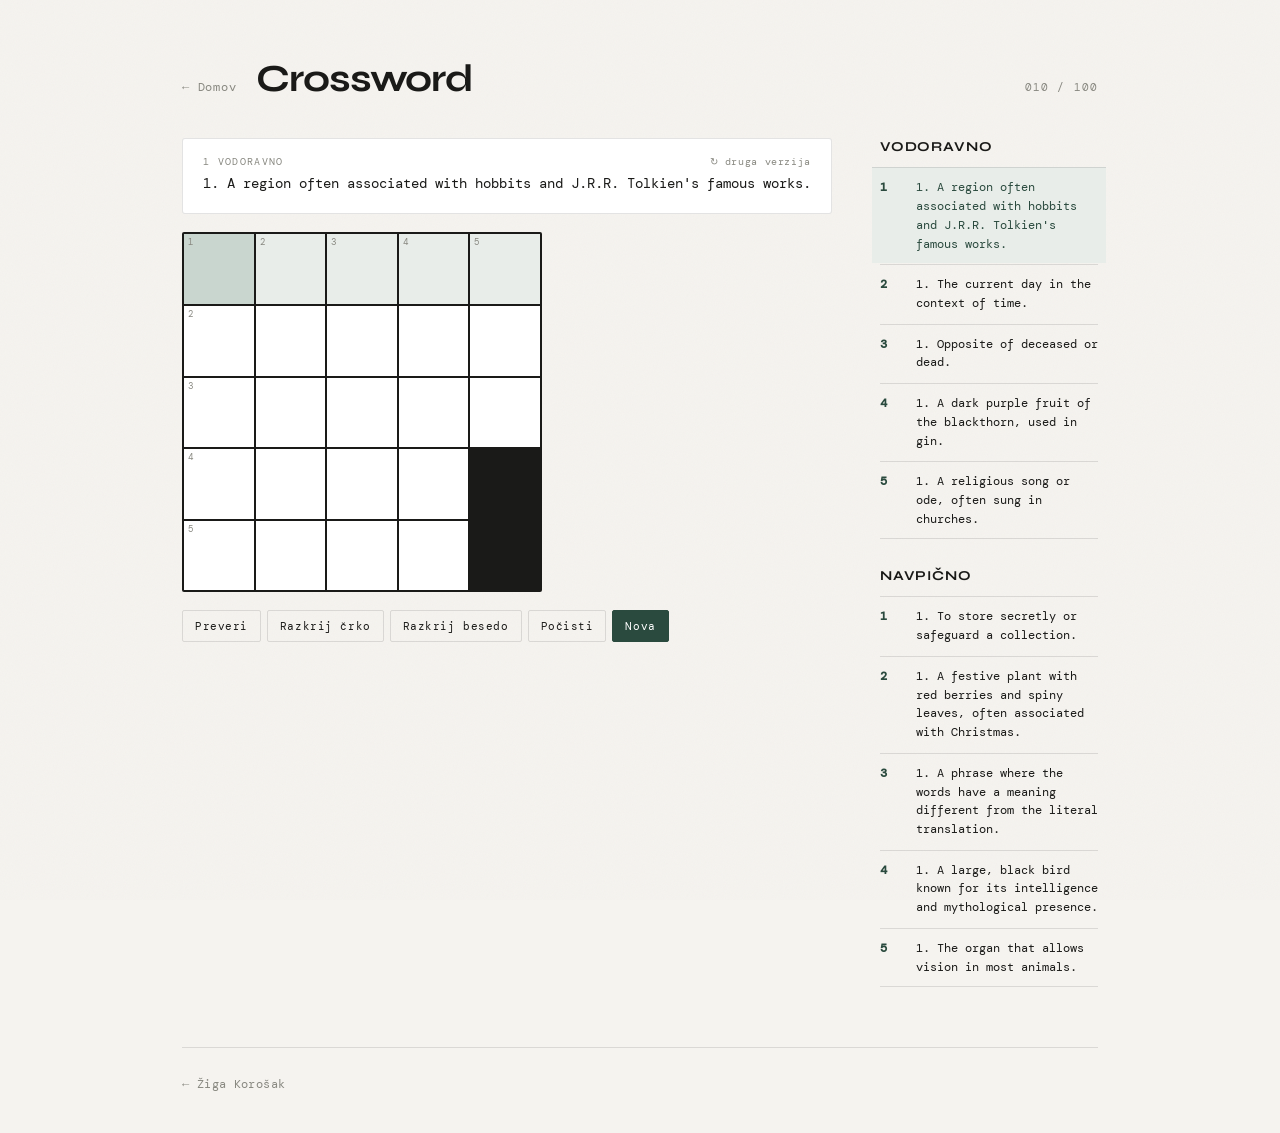
<file: crossword.html>
<!DOCTYPE html>
<html lang="sl">
<head>
  <meta charset="utf-8">
  <meta name="viewport" content="width=device-width, initial-scale=1.0">
  <title>Crossword — Žiga Korošak</title>
  <link rel="preconnect" href="https://fonts.googleapis.com">
  <link rel="preconnect" href="https://fonts.gstatic.com" crossorigin>
  <link href="https://fonts.googleapis.com/css2?family=Syne:wght@400;700&family=DM+Mono:wght@300;400&display=swap" rel="stylesheet">
  <style>
    *, *::before, *::after { box-sizing: border-box; margin: 0; padding: 0; }

    :root {
      --bg: #f5f3ef;
      --text: #1a1a18;
      --muted: #888880;
      --accent: #2a4a3e;
      --accent-light: #e8ede9;
      --accent-mid: #c9d6cf;
      --border: rgba(26,26,24,0.12);
      --error: #b04a3a;
      --error-light: #f3dcd6;
      --gold: #c19a3a;
    }

    html, body { height: 100%; }

    body {
      font-family: 'DM Mono', monospace;
      background: var(--bg);
      color: var(--text);
      min-height: 100%;
    }

    body::before {
      content: '';
      position: fixed;
      inset: 0;
      background-image: url("data:image/svg+xml,%3Csvg xmlns='http://www.w3.org/2000/svg' width='200' height='200'%3E%3Cfilter id='n'%3E%3CfeTurbulence type='fractalNoise' baseFrequency='0.9' numOctaves='4' stitchTiles='stitch'/%3E%3C/filter%3E%3Crect width='200' height='200' filter='url(%23n)' opacity='0.03'/%3E%3C/svg%3E");
      pointer-events: none;
      z-index: 0;
    }

    .page {
      position: relative;
      z-index: 1;
      max-width: 980px;
      margin: 0 auto;
      padding: 60px 32px 40px;
    }

    .topnav {
      display: flex;
      align-items: baseline;
      gap: 20px;
      margin-bottom: 40px;
      animation: fadeUp 0.5s ease both;
      flex-wrap: wrap;
    }
    .back-link {
      font-size: 0.75rem;
      color: var(--muted);
      text-decoration: none;
      letter-spacing: 0.06em;
      transition: color 0.2s;
    }
    .back-link::before { content: '← '; }
    .back-link:hover { color: var(--accent); }

    .page-title {
      font-family: 'Syne', sans-serif;
      font-size: clamp(1.6rem, 5vw, 2.4rem);
      font-weight: 700;
      letter-spacing: -0.03em;
      line-height: 1;
    }

    .puzzle-counter {
      margin-left: auto;
      font-size: 0.7rem;
      letter-spacing: 0.1em;
      color: var(--muted);
      text-transform: uppercase;
    }

    /* ── Layout ── */
    .game {
      display: grid;
      grid-template-columns: auto 1fr;
      gap: 48px;
      align-items: start;
      animation: fadeUp 0.5s 0.1s ease both;
    }

    @media (max-width: 760px) {
      .game { grid-template-columns: 1fr; gap: 28px; }
    }

    /* ── Grid ── */
    .grid-wrap {
      display: flex;
      flex-direction: column;
      gap: 18px;
    }

    .grid {
      display: grid;
      grid-template-columns: repeat(5, 1fr);
      gap: 2px;
      width: min(360px, 90vw);
      aspect-ratio: 1;
      background: var(--text);
      padding: 2px;
      border-radius: 2px;
      user-select: none;
    }

    .cell {
      position: relative;
      background: #fff;
      display: flex;
      align-items: center;
      justify-content: center;
      font-family: 'Syne', sans-serif;
      font-weight: 700;
      font-size: clamp(1.2rem, 4.5vw, 1.6rem);
      cursor: pointer;
      text-transform: uppercase;
      transition: background 0.15s;
      color: var(--text);
    }

    .cell.black {
      background: var(--text);
      cursor: default;
    }

    .cell.in-word { background: var(--accent-light); }
    .cell.selected { background: var(--accent-mid); }

    .cell.correct { color: var(--accent); }
    .cell.wrong { color: var(--error); background: var(--error-light); }
    .cell.revealed { color: var(--gold); }

    .cell-num {
      position: absolute;
      top: 2px;
      left: 4px;
      font-family: 'DM Mono', monospace;
      font-size: 0.55rem;
      font-weight: 400;
      color: var(--muted);
      pointer-events: none;
    }

    /* ── Current hint ── */
    .current-hint {
      padding: 16px 20px;
      background: #fff;
      border: 1px solid var(--border);
      border-radius: 3px;
      min-height: 76px;
      display: flex;
      flex-direction: column;
      gap: 6px;
    }
    .current-hint-label {
      font-size: 0.6rem;
      letter-spacing: 0.14em;
      text-transform: uppercase;
      color: var(--muted);
      display: flex;
      justify-content: space-between;
      align-items: center;
    }
    .current-hint-text {
      font-size: 0.85rem;
      line-height: 1.5;
      color: var(--text);
    }
    .swap-hint {
      background: none;
      border: none;
      color: var(--muted);
      cursor: pointer;
      font-family: 'DM Mono', monospace;
      font-size: 0.65rem;
      letter-spacing: 0.06em;
      transition: color 0.2s;
    }
    .swap-hint:hover { color: var(--accent); }
    .swap-hint::before { content: '↻ '; }

    /* ── Controls ── */
    .controls {
      display: flex;
      flex-wrap: wrap;
      gap: 6px;
    }
    .btn {
      background: none;
      border: 1px solid var(--border);
      padding: 8px 12px;
      font-family: 'DM Mono', monospace;
      font-size: 0.7rem;
      letter-spacing: 0.05em;
      color: var(--text);
      cursor: pointer;
      border-radius: 2px;
      transition: all 0.15s;
    }
    .btn:hover {
      border-color: var(--accent);
      color: var(--accent);
    }
    .btn-primary {
      background: var(--accent);
      color: #fff;
      border-color: var(--accent);
    }
    .btn-primary:hover {
      background: var(--text);
      border-color: var(--text);
      color: #fff;
    }

    /* ── Hint lists ── */
    .hints {
      display: flex;
      flex-direction: column;
      gap: 28px;
    }
    .hint-section h3 {
      font-family: 'Syne', sans-serif;
      font-size: 0.85rem;
      font-weight: 700;
      letter-spacing: 0.06em;
      text-transform: uppercase;
      margin-bottom: 12px;
      color: var(--text);
    }
    .hint-list {
      list-style: none;
      display: flex;
      flex-direction: column;
      gap: 1px;
    }
    .hint-list li {
      display: flex;
      gap: 12px;
      padding: 10px 0;
      border-top: 1px solid var(--border);
      cursor: pointer;
      font-size: 0.78rem;
      line-height: 1.5;
      transition: color 0.15s;
    }
    .hint-list li:last-child { border-bottom: 1px solid var(--border); }
    .hint-list li:hover { color: var(--accent); }
    .hint-list li.active {
      color: var(--accent);
      background: var(--accent-light);
      padding-left: 8px;
      padding-right: 8px;
      margin: 0 -8px;
    }
    .hint-list li.solved {
      color: var(--muted);
      text-decoration: line-through;
    }
    .hint-num {
      flex-shrink: 0;
      font-weight: 700;
      color: var(--accent);
      min-width: 24px;
    }
    .hint-list li.solved .hint-num { color: var(--muted); }

    /* ── Win banner ── */
    .win-banner {
      position: fixed;
      top: 50%;
      left: 50%;
      transform: translate(-50%, -50%) scale(0.95);
      background: var(--bg);
      border: 1px solid var(--accent);
      padding: 32px 40px;
      border-radius: 3px;
      text-align: center;
      z-index: 200;
      box-shadow: 0 20px 60px rgba(0,0,0,0.15);
      opacity: 0;
      pointer-events: none;
      transition: all 0.3s ease;
    }
    .win-banner.show {
      opacity: 1;
      transform: translate(-50%, -50%) scale(1);
      pointer-events: auto;
    }
    .win-banner h2 {
      font-family: 'Syne', sans-serif;
      font-size: 1.6rem;
      font-weight: 700;
      letter-spacing: -0.02em;
      margin-bottom: 8px;
      color: var(--accent);
    }
    .win-banner p {
      font-size: 0.8rem;
      color: var(--muted);
      margin-bottom: 20px;
    }

    .overlay {
      position: fixed;
      inset: 0;
      background: rgba(245,243,239,0.7);
      backdrop-filter: blur(3px);
      z-index: 150;
      opacity: 0;
      pointer-events: none;
      transition: opacity 0.3s;
    }
    .overlay.show {
      opacity: 1;
      pointer-events: auto;
    }

    /* hidden input for mobile keyboard */
    .hidden-input {
      position: absolute;
      opacity: 0;
      pointer-events: none;
      width: 1px; height: 1px;
    }

    .footer {
      margin-top: 60px;
      padding-top: 24px;
      border-top: 1px solid var(--border);
    }
    .footer a {
      font-size: 0.75rem;
      color: var(--muted);
      text-decoration: none;
      letter-spacing: 0.03em;
      transition: color 0.2s;
    }
    .footer a:hover { color: var(--accent); }

    @keyframes fadeUp {
      from { opacity: 0; transform: translateY(14px); }
      to   { opacity: 1; transform: translateY(0); }
    }

    @keyframes pop {
      0%   { transform: scale(1); }
      50%  { transform: scale(1.18); }
      100% { transform: scale(1); }
    }
    .cell.pop { animation: pop 0.18s ease; }

    @media (max-width: 480px) {
      .page { padding: 32px 18px 32px; }
      .game { gap: 20px; }
    }
  </style>
</head>
<body>
  <div class="page">

    <div class="topnav">
      <a class="back-link" href="index.html">Domov</a>
      <h1 class="page-title">Crossword</h1>
      <span class="puzzle-counter" id="puzzle-counter">— / —</span>
    </div>

    <div class="game">
      <div class="grid-wrap">
        <div class="current-hint">
          <div class="current-hint-label">
            <span id="current-label">izberi polje</span>
            <button class="swap-hint" id="swap-hint" title="Druga različica namiga">druga verzija</button>
          </div>
          <div class="current-hint-text" id="current-hint">Tap a cell to start.</div>
        </div>

        <div class="grid" id="grid"></div>
        <input class="hidden-input" id="hidden-input" autocomplete="off" autocorrect="off" autocapitalize="off" spellcheck="false">

        <div class="controls">
          <button class="btn" id="btn-check">Preveri</button>
          <button class="btn" id="btn-reveal-letter">Razkrij črko</button>
          <button class="btn" id="btn-reveal-word">Razkrij besedo</button>
          <button class="btn" id="btn-clear">Počisti</button>
          <button class="btn btn-primary" id="btn-new">Nova</button>
        </div>
      </div>

      <div class="hints">
        <div class="hint-section">
          <h3>Vodoravno</h3>
          <ul class="hint-list" id="across-hints"></ul>
        </div>
        <div class="hint-section">
          <h3>Navpično</h3>
          <ul class="hint-list" id="down-hints"></ul>
        </div>
      </div>
    </div>

    <footer class="footer">
      <a href="../index.html">← Žiga Korošak</a>
    </footer>
  </div>

  <div class="overlay" id="overlay"></div>
  <div class="win-banner" id="win-banner">
    <h2>Bravo!</h2>
    <p id="win-stats">Rešeno v —</p>
    <button class="btn btn-primary" id="win-new">Še ena</button>
  </div>

  <script>
    // === EMBEDDED PUZZLE DATA ===
    const PUZZLES = [{"a":[{"w":"_here","h":["1. Fill in the blank: Everyw___ but not there.","2. A place where you currently are, with an underscore before it."]},{"w":"boney","h":["1. Adjective describing something lacking in flesh; think of a skeleton.","2. Describes a fish that's challenging to debone."]},{"w":"untie","h":["1. To release something from a knot or fastening.","2. Opposite action of what you do before you tie shoes."]},{"w":"torn_","h":["1. This describes something ripped or divided, with a trailing underscore.","2. A familiar feeling or fabric condition with an underscore at the end."]},{"w":"try__","h":["1. Three-letter verb meaning \"to attempt,\" ending with two blanks.","2. To make an effort, needing two more letters to complete."]}],"d":[{"w":"_butt","h":["1. Fill in the blank: Cigarette ____ - beginning with an underscore.","2. The end part of a joke or firearm, starting with an underscore."]},{"w":"honor","h":["1. High respect or esteem attributed to one's character.","2. The noun that represents integrity and ethical conduct."]},{"w":"entry","h":["1. The act of entering or a way in.","2. What you pass through to get inside."]},{"w":"rein_","h":["1. Controls for directing a horse, often an idiom for control when an underscore follows.","2. Missing a letter at the end, related to controlling or guiding something."]},{"w":"eye__","h":["1. This visual organ is central, with two underscores following.","2. A part typically paired with a needle, missing its last two letters."]}]},{"a":[{"w":"_aeon","h":["1. A long, indefinite period of time, often used in geological contexts.","2. Used in science fiction to mean an eternal or immeasurable span of time."]},{"w":"flame","h":["1. The visible, gaseous part of a fire.","2. Another term for a passionate romantic relationship."]},{"w":"reset","h":["1. Returning something to its initial state.","2. A computer can often do this to clear errors or problems."]},{"w":"oxen_","h":["1. Plural form of a large, domesticated bovine used in farming.","2. These animals are traditionally yoked in pairs for work purposes."]},{"w":"gal__","h":["1. Informal term for a girl or woman.","2. Can also refer to a certain unit of acceleration used in physics."]}],"d":[{"w":"_frog","h":["1. An amphibian that can often be seen leaping in wetlands.","2. Famous for its croaking sound, particularly during mating seasons."]},{"w":"alexa","h":["1. A virtual assistant developed by Amazon.","2. Known for playing music, setting alarms, and providing information when called."]},{"w":"easel","h":["1. A stand used by artists to support a canvas.","2. Essential equipment in a painter’s studio."]},{"w":"omen_","h":["1. An event regarded as a portent of future good or evil.","2. Often used in literature to foreshadow what’s to come."]},{"w":"net__","h":["1. A device made of woven strands to catch, hold, or detain.","2. Commonly used in various sports, such as tennis and volleyball."]}]},{"a":[{"w":"lath_","h":["1. A thin, flat strip of wood commonly used in construction.","2. Often used as a base to support plaster in ceilings or walls."]},{"w":"alias","h":["1. A false or assumed identity, often used in espionage.","2. Used by authors when they publish under a different name."]},{"w":"slant","h":["1. A perspective or angle, often in journalism or media.","2. When something is not level or has a tilt to it."]},{"w":"horde","h":["1. A large group of people; often used in the context of invaders.","2. A mass of individuals moving in an unorganized manner."]},{"w":"_wasp","h":["1. A stinging insect known for building paper-like nests.","2. Known for having a narrow waist, flying and causing a buzz."]}],"d":[{"w":"lash_","h":["1. To secure with a rope or to whip.","2. Often found in the context of securing a sail or reprimanding."]},{"w":"allow","h":["1. To permit or give permission for something to happen.","2. Often used in the context of giving someone the green light."]},{"w":"tiara","h":["1. A decorative jeweled headband worn by royalty.","2. Often worn by brides or pageant contestants."]},{"w":"hands_","h":["1. The plural of the body part at the end of your arms.","2. Can also refer to a clock part indicating time."]},{"w":"_step","h":["1. A movement made by lifting a foot and placing it in a new position.","2. It can also refer to progress in a process or procedure."]}]},{"a":[{"w":"alexa","h":["1. Name of a voice-controlled virtual assistant developed by Amazon.","2. Amazon's popular smart home assistant device."]},{"w":"golem","h":["1. A mythical creature made from clay or mud in Jewish folklore.","2. In Jewish legend, this animated being is created entirely from inanimate matter."]},{"w":"opine","h":["1. To express an opinion or belief.","2. Another term for sharing one's thoughts verbally."]},{"w":"__don","h":["1. Past tense verb often associated with clothing oneself.","2. A term you'd use when you've already put on clothes."]},{"w":"__end","h":["1. A term describing something happening in the past relative to now.","2. An adverb referring to a time just before now."]}],"d":[{"w":"ago__","h":["1. Phrase referring to a time period that has passed.","2. Often used to describe something that occurred in the past."]},{"w":"lop__","h":["1. Phrase often used to indicate the act of cutting something off.","2. A verb meaning to trim or cut something, especially from trees."]},{"w":"elide","h":["1. To omit or leave out in speech or writing.","2. A verb meaning to merge or absorb sounds in pronunciation."]},{"w":"xenon","h":["1. A noble gas element known for its use in neon lamps.","2. A rare, colorless, odorless element found in the atmosphere."]},{"w":"amend","h":["1. To make changes or improvements, especially legislative documents.","2. A verb often used in the context of altering or modifying text."]}]},{"a":[{"w":"inlet","h":["1. A narrow water passage between islands or leading inland from a larger body of water.","2. Often found on coastlines, a channel allowing water to flow in and out."]},{"w":"naive","h":["1. Lacking experience, wisdom, or judgment.","2. Describes someone who is easily deceived due to simplicity or innocence."]},{"w":"linen","h":["1. A fabric made from the fibers of the flax plant.","2. Known for its cool and fresh texture, often used in summer clothing."]},{"w":"event","h":["1. Something that happens at a given place and time.","2. A planned public or social occasion."]},{"w":"ten__","h":["1. A prefix indicating the number after nine and before eleven.","2. The first double-digit numeral."]}],"d":[{"w":"inlet","h":["1. A small arm of a sea, lake, or river.","2. Offers a place for a body of water to flow into the land."]},{"w":"naive","h":["1. Characterized by simplicity and lack of experience.","2. Often innocent or overly trusting due to inexperience."]},{"w":"linen","h":["1. A textile made from the fibers of the flax plant.","2. Commonly used in hot weather garments for its ability to keep cool."]},{"w":"even_","h":["1. A term for something flat or smooth.","2. Used to describe numbers divisible by two."]},{"w":"tent_","h":["1. A temporary shelter typically made from fabric.","2. Mostly used outdoors for camping or events."]}]},{"a":[{"w":"bleep","h":["1. The sound made by a digital device indicating an error or notification.","2. A short, high-pitched sound often associated with technology."]},{"w":"ladle","h":["1. A long-handled utensil used for serving soup or stew.","2. This tool is essential for pouring liquids during cooking."]},{"w":"organ","h":["1. A musical instrument with keys and pipes, often found in churches.","2. This large instrument is known for its complex sound and air-driven pipes."]},{"w":"oven_","h":["1. An enclosed compartment for baking or roasting food.","2. Essential kitchen appliance used to bake bread or roast meat."]},{"w":"mad__","h":["1. A term describing someone who is extremely angry or mentally ill.","2. Can denote fury or chaotic creativity, often linked with “mad scientist.”"]}],"d":[{"w":"bloom","h":["1. The process or period of a flower unfolding its petals.","2. Represents the peak beauty and productivity stage of a plant’s life."]},{"w":"larva","h":["1. The life stage of insects after it hatches from an egg, before becoming an adult.","2. Often found in caterpillars and maggots before they metamorphose."]},{"w":"edged","h":["1. Describes having a sharp side or a border.","2. Something that has sides or corners, possibly sharp ones."]},{"w":"elan_","h":["1. Enthusiastic vigor or liveliness; zest and style.","2. Represents energetic and confident style or flair."]},{"w":"pen__","h":["1. An instrument for writing or drawing with ink.","2. Essential everyday tool for scribes before the digital age."]}]},{"a":[{"w":"swill","h":["1. A mixture of liquid and food scraps fed to animals, especially pigs.","2. Slang for a cheap or inferior type of liquid, often referring to an alcoholic beverage."]},{"w":"cacao","h":["1. The primary ingredient from which chocolate is made.","2. Beans used to create powder for baking and confectioneries."]},{"w":"aging","h":["1. The process of becoming older and experiencing physiological and emotional changes over time.","2. In wine-making, the period during which wine develops its character in barrels or bottles."]},{"w":"meld_","h":["1. To merge or blend two or more things together.","2. A term used in some card games for a combination of cards."]},{"w":"pry__","h":["1. To force open or apart through leverage or pressure.","2. To inquire into someone's private affairs too closely."]}],"d":[{"w":"scamp","h":["1. A mischievous or playful young person.","2. A term used affectionately for someone who behaves naughtily but charmingly."]},{"w":"wager","h":["1. To risk something, usually money, on an uncertain outcome.","2. A formal agreement to bet on the result of a dispute or uncertain event."]},{"w":"icily","h":["1. To do something in a cold or unfriendly manner.","2. An adverb describing an action done with a chilling tone or attitude."]},{"w":"land_","h":["1. The solid part of the earth's surface not covered by water.","2. To come to a final resting place, often after flying or falling."]},{"w":"log__","h":["1. A large piece of wood cut from the trunk of a tree.","2. A record of events, often used in maritime or aviation contexts."]}]},{"a":[{"w":"_chat","h":["1. Online conversation using text.","2. A digital communication method often used on apps."]},{"w":"these","h":["1. Plural form of this.","2. Refers to a specific group close to the speaker."]},{"w":"raise","h":["1. To lift or elevate something.","2. Increase in salary or position."]},{"w":"ass__","h":["1. Slang term for the buttocks.","2. Informal word for donkey."]},{"w":"yet__","h":["1. To this point in time or so far.","2. Despite anything to the contrary."]}],"d":[{"w":"_tray","h":["1. A flat, shallow container for carrying things.","2. Surface used for serving food or drinks."]},{"w":"chase","h":["1. To pursue or follow rapidly.","2. Activity of trying to overtake something."]},{"w":"heist","h":["1. A robbery or act of stealing.","2. A planned act of theft."]},{"w":"ass__","h":["1. Describes an individual's backside humorously.","2. Term commonly used for donkeys or foolish people."]},{"w":"tee__","h":["1. Golfer's starting point on the course.","2. Often used as a stand for golf balls during play."]}]},{"a":[{"w":"apnea","h":["1. A condition where breathing repeatedly stops and starts during sleep.","2. Commonly associated with sleep disorders, involves pauses in breathing."]},{"w":"irons","h":["1. Hot metal devices used to smooth clothing wrinkles.","2. A common household appliance or type of golf club."]},{"w":"manes","h":["1. The long hair growing from the neck of a horse or a lion.","2. This term relates to the shaggy hair of some animals, mainly equines and lions."]},{"w":"_meme","h":["1. Viral fragment of culture shared widely on the internet.","2. It involves humorous content that spreads quickly online."]},{"w":"__tat","h":["1. Informal for a decorative ink design on the skin.","2. Slang term for a body modification using ink under the skin."]}],"d":[{"w":"aim__","h":["1. To direct efforts or an object toward a goal or target.","2. The act of directing or pointing something for accuracy."]},{"w":"pram_","h":["1. A wheeled conveyance for transporting infants.","2. Small wheeled vehicle used for babies, primarily in British English."]},{"w":"nonet","h":["1. A composition or group involving nine musicians or singers.","2. In music, this term refers to a set of nine performers."]},{"w":"enema","h":["1. A medical procedure for bowel cleansing with fluid.","2. This involves the injection of liquid into the rectum for cleansing or examination."]},{"w":"asset","h":["1. An item of value owned by a person or organization.","2. Can be a valuable resource or beneficial feature."]}]},{"a":[{"w":"shire","h":["1. A region often associated with hobbits and J.R.R. Tolkien's famous works.","2. An administrative district in England, often used as a suffix in place names."]},{"w":"today","h":["1. The current day in the context of time.","2. Used to describe what is happening right now or in the present."]},{"w":"alive","h":["1. Opposite of deceased or dead.","2. Breathing and functioning, referring to living beings."]},{"w":"sloe_","h":["1. A dark purple fruit of the blackthorn, used in gin.","2. The small, tart fruit found in hedgerows, often used in making a type of gin."]},{"w":"hymn_","h":["1. A religious song or ode, often sung in churches.","2. A musical composition of praise or worship."]}],"d":[{"w":"stash","h":["1. To store secretly or safeguard a collection.","2. A hidden supply of items, often for future use."]},{"w":"holly","h":["1. A festive plant with red berries and spiny leaves, often associated with Christmas.","2. A type of shrub known for its prickly green leaves and bright red berries."]},{"w":"idiom","h":["1. A phrase where the words have a meaning different from the literal translation.","2. A group of words established by usage having a figurative meaning."]},{"w":"raven","h":["1. A large, black bird known for its intelligence and mythological presence.","2. A bird that is often associated with omens and Edgar Allan Poe's famous poem."]},{"w":"eye__","h":["1. The organ that allows vision in most animals.","2. The part of the body used for seeing, usually located on the head."]}]},{"a":[{"w":"_cow_","h":["1. An animal commonly found on farms known for producing milk.","2. This domesticated ungulate is often associated with dairy products."]},{"w":"fade_","h":["1. To gradually become less distinct.","2. This word describes what happens when colors lose their brightness over time."]},{"w":"under","h":["1. This preposition indicates something is below or beneath.","2. A word that often precedes 'pressure' or 'the sea'."]},{"w":"needy","h":["1. Describes someone or something lacking essentials.","2. This term often describes people requiring assistance or support."]},{"w":"__rye","h":["1. A type of grain commonly used in bread and whiskey production.","2. Often paired with whiskey, this grain is also found in bread."]}],"d":[{"w":"_fun_","h":["1. An activity that provides amusement or enjoyment.","2. Associated with happiness and playful times."]},{"w":"cane_","h":["1. A walking stick or a plant that produces sugar.","2. Often used by the elderly for support while walking."]},{"w":"odder","h":["1. Comparative form of an adjective meaning strange or unusual.","2. When something is even more strange than 'odd'."]},{"w":"weedy","h":["1. Infested with unwanted plants, such as dandelions or thistles.","2. Describes a garden or area overrun with undesirable vegetation."]},{"w":"__rye","h":["1. A grain also known in the title of a J.D. Salinger novel.","2. This grain is commonly used in bread and whiskey."]}]},{"a":[{"w":"drown","h":["1. To lose life by being submerged in and inhaling water.","2. Often happens if you can't swim and fall into deep water."]},{"w":"eerie","h":["1. Strange and frightening.","2. Similar to spooky or unsettling, especially places or sounds."]},{"w":"apart","h":["1. Separated by distance or time.","2. Opposite of together; frequently describes physical distance."]},{"w":"fete_","h":["1. A festive celebration or party.","2. Often includes music, dancing, and lots of enjoyment."]},{"w":"_led_","h":["1. Past tense of leading.","2. Rhymes with \"bed\" and \"fed\"; indicates guidance in the past."]}],"d":[{"w":"deaf_","h":["1. Lacking the power of hearing.","2. Can be partial or complete; affects the ability to perceive sound."]},{"w":"repel","h":["1. Drive away; cause aversion.","2. What bug spray does to mosquitoes."]},{"w":"orate","h":["1. To speak in a formal and often eloquent manner.","2. Often done in public by politicians or spokespersons."]},{"w":"wired","h":["1. Equipped with internet or interconnected systems.","2. A term often used to describe someone full of nervous energy or excitement."]},{"w":"net__","h":["1. An openwork fabric or structure.","2. Used in sports like basketball, tennis, and fishing alike."]}]},{"a":[{"w":"_kob_","h":["1. An antelope found in the African savanna.","2. This animal shares its name with a three-letter word starting and ending with 'k'."]},{"w":"valet","h":["1. A person who parks cars for hotel or restaurant patrons.","2. Someone who assists with personal services, especially in hospitality."]},{"w":"alive","h":["1. Opposite of dead.","2. Breathing and having life."]},{"w":"never","h":["1. At no time.","2. Opposite of always."]},{"w":"__elm","h":["1. A type of deciduous tree.","2. Known for its strong wood, this tree is often found lining streets."]}],"d":[{"w":"_van_","h":["1. A kind of vehicle often used for transporting goods or people.","2. Typically box-shaped, used in logistics or family travel."]},{"w":"kale_","h":["1. A type of green leafy vegetable popular in salads.","2. Known for its health benefits and curly, dense leaves."]},{"w":"olive","h":["1. A small, oily fruit, often green or black, used in cooking and oil production.","2. Known for their pit, they are often pressed to create a cooking oil."]},{"w":"bevel","h":["1. A cut at an angle that is not 90 degrees to the surface or edge.","2. Used in carpentry and design to create slanted angles on surfaces."]},{"w":"_term","h":["1. A defined period of time, especially in reference to academic sessions.","2. Often used to describe the completion date range in contracts."]}]},{"a":[{"w":"bog","h":["1. A wet, spongy area of land that may be covered in water.","2. A term for a type of swamp, especially in cooler climates."]},{"w":"llama","h":["1. A domesticated South American animal known for its wool.","2. Related to the alpaca, this animal is commonly found in the Andes mountains."]},{"w":"eaten","h":["1. What happens to food after it is consumed orally.","2. Past participle of a verb meaning to consume food."]},{"w":"among","h":["1. A preposition indicating involvement or participation with others.","2. In the midst of a group or a collection."]},{"w":"den","h":["1. A cozy, secluded room or space within a home.","2. The private lair of a wild carnivorous animal."]}],"d":[{"w":"lead","h":["1. To be in charge or guide a group, organization, or movement.","2. A soft, heavy, ductile metal with the symbol Pb."]},{"w":"lame","h":["1. Incapable of normal locomotion due to injury or illness.","2. An adjective describing something weak, unsatisfactory, or unimpressive."]},{"w":"baton","h":["1. A thin stick used by a conductor to direct an orchestra.","2. A short stick passed between runners in a relay race."]},{"w":"omen","h":["1. A phenomenon or event viewed as a sign of future good or evil.","2. A prophetic sign or indication."]},{"w":"gang","h":["1. A group of individuals who associate for criminal or antisocial purposes.","2. A band or clique that may operate illicit activities."]}]},{"a":[{"w":"mount","h":["1. To climb or ascend a peak.","2. A structure used to display or support something."]},{"w":"apnea","h":["1. A condition involving temporary cessation of breathing during sleep.","2. It often requires a CPAP machine for treatment."]},{"w":"defer","h":["1. To postpone or delay an action.","2. Often used with consideration or judgment."]},{"w":"arid_","h":["1. Extremely dry and lacking in moisture.","2. Describes land that supports very little vegetation."]},{"w":"mat__","h":["1. A flat piece of material used to protect surfaces or provide comfort underfoot.","2. Typically found at doorways as a welcome mat."]}],"d":[{"w":"madam","h":["1. A polite term used to address a woman.","2. The female equivalent of \"sir.\""]},{"w":"opera","h":["1. A dramatic work combining singing, music, and sometimes dance.","2. Known for its elaborate costumes and sets."]},{"w":"unfit","h":["1. Not in good physical shape.","2. Lacking the necessary qualities or skills for a certain purpose."]},{"w":"need_","h":["1. To require something essential or desirable.","2. Left incomplete when something is urgently desired."]},{"w":"tar__","h":["1. A sticky black substance used in construction and repair.","2. Derived from the distillation of organic material."]}]},{"a":[{"w":"swing","h":["1. A movement back and forth suspended from a pivot point.","2. Commonly found in playgrounds and associated with a pendulum-like motion."]},{"w":"minor","h":["1. A term describing anything lesser in size, extent, or significance.","2. Often used in music to denote a type of scale or chord."]},{"w":"untie","h":["1. To release something that has been fastened or knotted.","2. An action often resulting in freeing shoelaces or hair."]},{"w":"geese","h":["1. A plural term for a type of large waterbird typically associated with honking sounds.","2. Known for their migratory V formations in the skies."]},{"w":"__red","h":["1. A primary color seen at two ends of the visible spectrum.","2. Can symbolize passion, danger, or stop."]}],"d":[{"w":"smug_","h":["1. Self-satisfied, often in a way that annoys others.","2. An adjective for a person who thinks they know better than everyone else."]},{"w":"wine_","h":["1. An alcoholic drink made from fermented grapes.","2. Comes in red, white, and rosé varieties, often paired with meals."]},{"w":"inter","h":["1. A verb meaning to place a body in a grave or tomb.","2. Often used to describe the act of burial."]},{"w":"noise","h":["1. Unwanted sound that disrupts or interferes.","2. Can be described as any non-harmonious or loud sound."]},{"w":"greed","h":["1. An insatiable and selfish desire, especially for wealth or power.","2. A major theme in many moral tales and fables."]}]},{"a":[{"w":"fumed","h":["1. Angrily expressed smoke or vapors.","2. Past tense of an act of being visibly angry."]},{"w":"irate","h":["1. Feeling very angry or furious.","2. An intense level of anger; very annoyed."]},{"w":"tithe","h":["1. A portion of income given as a donation, traditionally 10%.","2. Obligation or offering often associated with religious practices."]},{"w":"_need","h":["1. Necessity or requirement for something.","2. Essential requirement or obligation."]},{"w":"_err_","h":["1. To make a mistake or be incorrect.","2. Commit an error or blunder."]}],"d":[{"w":"fit__","h":["1. A sudden burst of emotion or activity.","2. Suitably well or appropriate."]},{"w":"urine","h":["1. Liquid waste product excreted by kidneys.","2. Waste fluid produced and excreted by kidneys."]},{"w":"mater","h":["1. Another word for mother, often used affectionately.","2. Affectionate or formal term for one's mother."]},{"w":"ether","h":["1. A volatile liquid once used as an anesthetic.","2. Highly flammable liquid formerly used in medicine."]},{"w":"deed_","h":["1. A legal document regarding ownership of property.","2. Document transferring ownership, often of land."]}]},{"a":[{"w":"_car_","h":["1. A type of vehicle that requires four wheels.","2. Often used to commute on roads."]},{"w":"goner","h":["1. A term for something or someone beyond saving.","2. Often used when referring to an inevitable end."]},{"w":"arise","h":["1. To come up or emerge.","2. Often happens when you wake in the morning."]},{"w":"based","h":["1. Rooted or founded on something.","2. Often used to denote fundamental support."]},{"w":"_let_","h":["1. To allow or permit.","2. Often accompanying someone's freedom to do something."]}],"d":[{"w":"_gab_","h":["1. To talk a lot or chatter.","2. Something people often do when gossiping."]},{"w":"coral","h":["1. Marine invertebrates forming colorful reefs.","2. Often associated with vibrant underwater ecosystems."]},{"w":"anise","h":["1. A licorice-flavored herb or spice.","2. Often used in European cooking for its flavor."]},{"w":"reset","h":["1. To start again from the beginning.","2. Especially common in technology and instruments."]},{"w":"_red_","h":["1. A primary color similar to crimson or scarlet.","2. Often denotes danger or love."]}]},{"a":[{"w":"widen","h":["1. To make something broader or more extensive.","2. Expand your scope or understanding."]},{"w":"anise","h":["1. A spice known for its licorice flavor.","2. Herb often used in cooking and baking, especially in Mediterranean dishes."]},{"w":"tense","h":["1. A state of being stretched tight or anxious.","2. Form of a verb indicating time, like past, present, or future."]},{"w":"tread","h":["1. To walk or step on something.","2. Action involved in stepping or leaving footprints."]},{"w":"_try_","h":["1. Attempt to do or achieve something.","2. Make an effort to accomplish a task or goal."]}],"d":[{"w":"watt_","h":["1. A unit of power in the International System of Units.","2. Measurement of electrical power related to energy and time."]},{"w":"inert","h":["1. Lacking the ability or strength to move.","2. Chemically inactive or not reactive."]},{"w":"diner","h":["1. Casual restaurant or a type of train car serving food.","2. Place where meals are served to customers."]},{"w":"essay","h":["1. A short piece of writing on a particular subject.","2. Often a school assignment that involves composition."]},{"w":"need_","h":["1. Express necessity or requirement for something.","2. Conditions or situations requiring immediate attention."]}]},{"a":[{"w":"plot_","h":["1. A secret plan or scheme to accomplish a purpose.","2. The main events of a play, novel, or movie woven together."]},{"w":"aired","h":["1. Something that has been broadcast on radio or television.","2. Exposed to the atmosphere for freshening or ventilation."]},{"w":"spare","h":["1. Additional or extra, often used in context with car tires.","2. To give money, time, or effort without inconvenience."]},{"w":"titre","h":["1. A measure of concentration in a chemical solution.","2. Often used to determine the strength of an antibody or antigen."]},{"w":"_dead","h":["1. Unable to move, feel, or react.","2. The opposite of alive."]}],"d":[{"w":"past_","h":["1. No longer current; belonged to a former time.","2. Beyond a specified point in time or place."]},{"w":"lipid","h":["1. A group of naturally occurring molecules including fats.","2. Essential for cellular structure but also linked to cholesterol."]},{"w":"orate","h":["1. To speak, particularly in an eloquent or formal manner.","2. Often done at ceremonies by someone giving a speech."]},{"w":"terra","h":["1. Latin word for \"earth\" or \"ground.\"","2. A term used in geography and science for land."]},{"w":"_deed","h":["1. A legal document regarding property ownership.","2. An action that is performed intentionally."]}]},{"a":[{"w":"rheum","h":["1. A thin discharge from mucous membranes, especially of the nose or eyes.","2. This word describes the fluid sometimes wiped away from your eyes upon waking."]},{"w":"penne","h":["1. A type of pasta shaped like tubes with angled ends.","2. A popular pasta often used in dishes like arrabbiata or with a vodka sauce."]},{"w":"masse","h":["1. A pool shot where the cue ball moves in a curve.","2. A French term used in billiards to refer to a specific type of spin shot."]},{"w":"_duet","h":["1. A performance by two musicians or singers.","2. This term refers to a composition for two performers, often seen in concerts."]},{"w":"_yet_","h":["1. A word often used to denote something that hasn't happened but is expected.","2. This adverb indicates something still to occur or a possibility in the future."]}],"d":[{"w":"rpm__","h":["1. Abbreviation for a measure of rotational speed, often used with engines.","2. A term used to describe how many times something spins in a minute."]},{"w":"heady","h":["1. Causing a feeling of excitement or dizziness.","2. Often describes an experience or aroma that is intoxicating or exhilarating."]},{"w":"ensue","h":["1. To happen or occur afterward or as a result.","2. This verb describes the result that follows a particular event or action."]},{"w":"unset","h":["1. Refers to something not fixed or placed in a specific arrangement.","2. The opposite of \"set\", indicating lack of position or stability."]},{"w":"meet_","h":["1. Come together at a particular place or time.","2. When two or more people come into contact for discussion or encounter."]}]},{"a":[{"w":"paid_","h":["1. Completing \"paid\" with a musical beat enhancer.","2. Wage receipt often involves getting \"paid\" in this."]},{"w":"agree","h":["1. To conciliate differing views, parties may reach this consensus.","2. When opinions align, two or more people may do this."]},{"w":"crony","h":["1. Informal term for a close, sometimes political associate.","2. A \"crony\" is often seen in discussions of nepotism."]},{"w":"tense","h":["1. Grammatical form expressing time in verbs.","2. Situation filled with anxious or strained anticipation."]},{"w":"_eyed","h":["1. \"Wide\" or \"eagle\" could be properly aligned with this.","2. In descriptions of vision, both \"sharp\" and \"red\" can pair with it."]}],"d":[{"w":"pact_","h":["1. Formal agreement often sealed with a handshake or signature.","2. Allies may sign this in times of peace."]},{"w":"agree","h":["1. Achieving concurrence typically incites this verbal accord.","2. When opinions mirror each other, people usually do this."]},{"w":"irony","h":["1. An outcome sharply opposite to what's expected.","2. A figure of speech with opposite intended meanings."]},{"w":"dense","h":["1. A material with closely packed particles is considered this.","2. Often refers to people who are slow to understand."]},{"w":"_eyed","h":["1. Often matched with 'eagle' for keen vision expressions.","2. Associated with phrases like \"blue\" or \"starry.\""]}]},{"a":[{"w":"_chef","h":["1. A professional cook, especially the chief cook in a restaurant or hotel.","2. Title for someone who manages a kitchen and oversees food preparation."]},{"w":"_reap","h":["1. To gather or harvest crops from the land.","2. To receive a return or reward as a result of one's actions."]},{"w":"tears","h":["1. Drops of saline that flow from the eyes, often due to emotions.","2. Liquid produced by emotions such as sadness or joy."]},{"w":"add__","h":["1. To join or combine numbers or elements to each other.","2. The mathematical operation of combining quantities."]},{"w":"toy__","h":["1. An object for children to play with and amuse themselves.","2. An item created for amusement, often used by children."]}],"d":[{"w":"__tat","h":["1. An informal term for a tattoo, often used in casual contexts.","2. Slang term for inked art on the skin."]},{"w":"credo","h":["1. A statement of the beliefs or aims that guide someone's actions.","2. A formal expression of faith or principles."]},{"w":"heady","h":["1. Something that is intoxicating or exhilarating.","2. Producing a feeling of high excitement or euphoria."]},{"w":"ear__","h":["1. The organ of hearing, situated on either side of the head.","2. An appendage responsible for auditory perception."]},{"w":"fps__","h":["1. Abbreviation referring to Frames Per Second, especially in video contexts.","2. Acronym indicating the measurement of display frame rate."]}]},{"a":[{"w":"frog_","h":["1. A small green amphibian that can jump great distances.","2. Often found in ponds and known for their ribbit sound."]},{"w":"rope_","h":["1. A strong, thick strand of material used to pull or tie things securely.","2. Essential equipment for rock climbing and sailing."]},{"w":"ovine","h":["1. Relating to sheep or ewes.","2. Similar to the wool-producing animals found on farms."]},{"w":"genre","h":["1. A category for artistic or literary compositions.","2. Divides music, books, and films based on style or subject."]},{"w":"__eel","h":["1. A long, slender fish often found in freshwater and saltwater.","2. A creature slippery enough to inspire a phrase about being elusive."]}],"d":[{"w":"frog_","h":["1. A four-legged creature often heralding the start of spring with croaks.","2. Jumps between lily pads and stars in fairy tales."]},{"w":"rove_","h":["1. To wander or travel constantly without a fixed destination.","2. Explorers and adventurers are known to do this."]},{"w":"opine","h":["1. To express one's thoughts or beliefs aloud.","2. What critics do when reviewing a new work."]},{"w":"genre","h":["1. Frames the themes and forms followed in media.","2. A movie falls into this category of type."]},{"w":"__eel","h":["1. Creatures often electrifying in nature with a slippery reputation.","2. They slither through water instead of on land."]}]},{"a":[{"w":"_frog","h":["1. A common amphibian associated with rainy weather.","2. An animal known for its leaping abilities and croaking sound."]},{"w":"flame","h":["1. The visible part of a fire that provides light.","2. A hot, glowing body of ignited gas generated by something on fire."]},{"w":"lapel","h":["1. The part on a jacket that frames the neckline and is often folded back.","2. Found on a suit, this piece is often accented by a pin or flower."]},{"w":"akin_","h":["1. Similar in nature or character; having a shared ancestry.","2. Closely related or similar in functions or characteristics."]},{"w":"wed__","h":["1. To unite in marriage or matrimony.","2. The act traditionally involving vows and rings."]}],"d":[{"w":"_flaw","h":["1. A defect or imperfection in something.","2. A small fault or defect in a product or theory."]},{"w":"flake","h":["1. A small, loose, and thin piece of something, like snow.","2. A piece of something thin and easily crumbled off."]},{"w":"rapid","h":["1. Moving very quickly or fast.","2. Swift movement as found in fast-flowing water."]},{"w":"omen_","h":["1. A sign or indication of a future event.","2. Considered a harbinger of good or bad luck."]},{"w":"gel__","h":["1. A jelly-like substance used often in styling hair or medical applications.","2. A semi-solid or thickened liquid substance."]}]},{"a":[{"w":"find_","h":["1. To discover or identify something, especially for the first time.","2. What one might do upon encountering a lost item."]},{"w":"odor_","h":["1. A distinctive smell, often considered unpleasant.","2. This might alert you to a skunk nearby."]},{"w":"woman","h":["1. An adult female human.","2. Opposite of man in terms of gender."]},{"w":"llama","h":["1. A South American animal known for its wool and carrying loads.","2. Related to the alpaca and used in trekking and farming."]},{"w":"__day","h":["1. A unit of time equivalent to 24 hours.","2. Appears in the expressions holiday, birthday, and Monday."]}],"d":[{"w":"fowl_","h":["1. A term used primarily for birds raised for their meat or eggs.","2. Includes animals such as chickens and ducks."]},{"w":"idol_","h":["1. A representation or object of worship or admiration.","2. What pop stars and famous actors might be called by fans."]},{"w":"nomad","h":["1. A person with no fixed residence who moves from place to place.","2. Often found in deserts or vast open spaces, constantly on the move."]},{"w":"drama","h":["1. A genre of narrative fiction or semi-fiction intended for serious viewing.","2. Often involves intense conflict and strong emotions."]},{"w":"__nay","h":["1. An old-fashioned way to say no.","2. Often paired with \"yea\" in voting or decisions."]}]},{"a":[{"w":"bongo","h":["1. A type of drum often used in Latin music.","2. An instrument played with hands, often seen in pairs."]},{"w":"aloof","h":["1. Describes someone who is emotionally distant or detached.","2. This term is used for someone disinterested or unengaged."]},{"w":"idiot","h":["1. A term used to describe a very foolish person.","2. An offensive term for someone perceived as very stupid."]},{"w":"less_","h":["1. A comparative term meaning \"lower quantity.\"","2. Used to indicate a smaller amount."]},{"w":"_rye_","h":["1. A type of grain used in bread and whiskey.","2. This word can be found in a phrase about a specific whiskey type."]}],"d":[{"w":"bail_","h":["1. A term used for releasing someone from custody, often for a fee.","2. This term is associated with leaving abruptly or financial guarantee."]},{"w":"older","h":["1. Comparatively more advanced in age.","2. This term refers to something more aged than another."]},{"w":"noisy","h":["1. Describes a place filled with a lot of sound.","2. Often used to refer to unpleasant, loud environments."]},{"w":"goose","h":["1. A large bird known for its migratory V formations.","2. Associated with a classic Christmas dish and nursery rhyme."]},{"w":"oft__","h":["1. An old-fashioned term meaning frequent or often.","2. Used primarily in poetry for \"many times.\""]}]},{"a":[{"w":"_burn","h":["1. A word that follows 'sun' and 'fire' in expressions relating to heat.","2. An action that happens to paper when it catches fire."]},{"w":"canoe","h":["1. A small, narrow boat pointed at both ends and typically propelled by paddling.","2. A type of watercraft often used for leisurely trips on rivers or lakes."]},{"w":"ascot","h":["1. A type of necktie that is worn tucked into a shirt.","2. A formal accessory often seen at race events in England."]},{"w":"belt_","h":["1. An accessory that holds up pants or skirts.","2. An item often used to cinch the waist in clothing."]},{"w":"_des_","h":["1. This word often precedes 'ire' in nature documentaries about sandy landscapes.","2. It is a prefix meaning 'from' or 'down from' usually in geographical or scientific context."]}],"d":[{"w":"_cab_","h":["1. A short word for a vehicle used for hire that takes passengers to a specified destination.","2. Slang term often used for a taxi."]},{"w":"based","h":["1. A foundation or starting point for arguments or calculations.","2. A term often used to describe foundational place of residence or operation."]},{"w":"uncle","h":["1. A family member who is your parent's brother.","2. The word children sometimes use as a way to admit defeat."]},{"w":"roots","h":["1. Underground parts of plants that absorb nutrients and water.","2. This term often refers to one's heritage or beginnings."]},{"w":"net__","h":["1. A device used to catch fish or birds, made of intersecting threads.","2. The word used for when an athlete scores in various ball games."]}]},{"a":[{"w":"__bun","h":["1. A small rounded roll often used for sandwiches.","2. A hairstyle where hair is twisted and wound into a round shape."]},{"w":"_cite","h":["1. To quote or reference a source of information.","2. Mention as an example or proof in a scholarly or legal context."]},{"w":"roots","h":["1. The part of a plant that attaches it to the ground and conveys water.","2. The basic, essential core or foundation of something."]},{"w":"unmet","h":["1. Not achieved or fulfilled, often used with expectations.","2. A condition of goals or needs that remain unsatisfied."]},{"w":"beer_","h":["1. A popular alcoholic beverage made from barley, hops, and yeast.","2. Often served in bottles or cans and enjoyed at pubs or home for relaxation."]}],"d":[{"w":"__rub","h":["1. To move one's hand or a cloth back and forth on the surface with pressure.","2. The action of applying pressure to a surface to clean or polish it."]},{"w":"_cone","h":["1. A geometric shape that tapers smoothly from a flat base to a point.","2. Used to describe a structure with a circular base and a single vertex."]},{"w":"biome","h":["1. A large community of flora and fauna adapting to the environment.","2. A regional ecosystem characterized by distinctive climate and wildlife."]},{"w":"utter","h":["1. To speak or articulate words or sounds.","2. To express audibly; to voice or pronounce."]},{"w":"nest_","h":["1. A structure where birds lay eggs and raise their young.","2. A snug, cozy dwelling or sheltered place."]}]},{"a":[{"w":"arced","h":["1. This word describes a shape similar to a segment of a circle.","2. A trajectory often taken by projectiles in motion."]},{"w":"weave","h":["1. This word describes the action of interlacing threads to form fabric.","2. It can also refer to maneuvering skillfully through traffic."]},{"w":"often","h":["1. This describes frequency more than sometimes, but less than always.","2. A word indicating a habitual action."]},{"w":"keen_","h":["1. A word indicating enthusiasm or sharpness, often followed by 'on'.","2. Describes someone eager or who perceives acutely."]},{"w":"err__","h":["1. This is a root for words meaning to make a mistake.","2. Prefix often used when referring to deviation from accuracy."]}],"d":[{"w":"awoke","h":["1. Past tense of a word meaning to become conscious from sleep.","2. To have roused or been roused from slumber."]},{"w":"refer","h":["1. To direct someone to a source of information for guidance.","2. To mention or allude to something."]},{"w":"cater","h":["1. This word means to provide food and services, often for events.","2. To supply what is needed or required, especially at weddings or parties."]},{"w":"even_","h":["1. A term for numbers divisible by two.","2. Used to describe a flat or uniform surface."]},{"w":"den__","h":["1. A cozy room in a house often used for relaxation or study.","2. Where lions live in the wild."]}]},{"a":[{"w":"_glib","h":["1. A term describing speech that is fluent but insincere.","2. A word that rhymes with \"rib\" and relates to superficial eloquence."]},{"w":"erase","h":["1. To remove or wipe out entirely.","2. What you do with a pencil mark when you need to correct it."]},{"w":"rinse","h":["1. To wash lightly with water to remove soap or dirt.","2. What you must do after applying shampoo to your hair."]},{"w":"recur","h":["1. To happen again or repeatedly.","2. This term describes an event that keeps cycling back periodically."]},{"w":"_fee_","h":["1. A payment made for professional services or admission.","2. Often a charge added to services like tuition or entry."]}],"d":[{"w":"_err_","h":["1. To make a mistake or be incorrect.","2. An action verb that is the opposite of being right."]},{"w":"grief","h":["1. Deep sorrow or anguish, especially caused by death.","2. This overwhelming feeling might occur after losing a loved one."]},{"w":"lance","h":["1. A weapon resembling a spear used by knights in jousting.","2. Medieval pole weapon used by cavalry in warfare."]},{"w":"issue","h":["1. An important topic or problem for debate or discussion.","2. Often referred to as a \"problem\" or \"concern\" in various contexts."]},{"w":"beer_","h":["1. A popular alcoholic beverage made from fermented grains.","2. This drink is often served cold and comes in varieties like lager and ale."]}]},{"a":[{"w":"_grub","h":["1. A type of larva, often seen in soil or wood.","2. Informal term for food or a meal."]},{"w":"poise","h":["1. A graceful and elegant bearing in a person.","2. The ability to remain calm and steady."]},{"w":"loved","h":["1. Felt deep affection or passion for.","2. Past tense of a common verb meaning to admire."]},{"w":"user_","h":["1. A person who operates or interacts with a system.","2. Someone who takes advantage of something or someone."]},{"w":"set__","h":["1. To place something in a specific position.","2. A collection of objects or numbers."]}],"d":[{"w":"_plus","h":["1. The mathematical term for addition.","2. Used to denote an advantage or benefit."]},{"w":"goose","h":["1. A large waterbird with a long neck.","2. A term sometimes used for playful pinching or poking."]},{"w":"rivet","h":["1. A metal pin for fastening pieces together.","2. To hold someone's attention firmly."]},{"w":"user_","h":["1. The person-operated account on a device or software.","2. Someone who takes advantage of another's kindness."]},{"w":"bed__","h":["1. A piece of furniture for sleeping or resting.","2. The base or layer upon which something rests."]}]},{"a":[{"w":"log__","h":["1. A term used to describe a record of events, often used in reference to trees.","2. The beginning of this word shares its meaning with a large fallen tree or a diary."]},{"w":"exalt","h":["1. To elevate someone or something in rank or honor.","2. Opposite of demote."]},{"w":"titer","h":["1. A measurement in a laboratory to determine the concentration of a substance.","2. Commonly used term in blood testing for antibodies."]},{"w":"_defy","h":["1. To challenge authority or refuse to obey.","2. Often associated with rebellion or resistance."]},{"w":"_est_","h":["1. Suffix used in forming the superlative.","2. Often seen in phrases that indicate the highest degree."]}],"d":[{"w":"let__","h":["1. To allow or permit.","2. Often used to signify giving permission."]},{"w":"oxide","h":["1. A chemical compound with oxygen and one other element.","2. Common result of metal reacting with oxygen."]},{"w":"gates","h":["1. A movable barrier typically used at entrances.","2. Often considered as entry or exit points."]},{"w":"_left","h":["1. The opposite direction of right.","2. Indicates a direction or position."]},{"w":"_try_","h":["1. To attempt or exert effort.","2. Often followed by 'again'."]}]},{"a":[{"w":"word 1","h":["1. This physical practice originates from ancient India and involves exercises, meditation, and breathing.","2. It's a popular form of exercise that aims for bodily and mental well-being."]},{"w":"word 2","h":["1. Means to flip or turn something upside down or move beyond an obstacle.","2. Often used to describe exceeding expectations or surpassing limits."]},{"w":"word 3","h":["1. Considered an activity cultivated on ice or at a park, performed on boards.","2. Can be a winter sport where participants glide on blades."]},{"w":"word 4","h":["1. Often considered a faithful animal companion.","2. A beloved animal, taken care of and kept at home."]},{"w":"word 5","h":["1. Known as a type of beer, lighter in flavor compared to stout.","2. Popular at pubs, often ordered by the pint."]}],"d":[{"w":"word 1","h":["1. A wellness retreat often offering massages and beauty treatments.","2. You might visit here for relaxation or a facial."]},{"w":"word 2","h":["1. A rural, unsophisticated person, often depicted in folklore.","2. A character often portrayed as naive or simple."]},{"w":"word 3","h":["1. Egg-shaped or describing a shape similar to an ellipse.","2. Refers to objects with a wide middle and tapering ends."]},{"w":"word 4","h":["1. Means to obtain or acquire something.","2. Opposite of lose or surrender."]},{"w":"word 5","h":["1. A word denoting a state of presence in a location.","2. Used to express existence in a particular place or state of being."]}]},{"a":[{"w":"beach","h":["1. A sandy or pebbly shore by a body of water, especially the ocean.","2. A place where people go to swim, sunbathe, or relax by the sea."]},{"w":"argue","h":["1. To engage in a verbal dispute or disagreement.","2. Often involves presenting reasons for or against something."]},{"w":"yearn","h":["1. To have an intense feeling of longing for something.","2. Often associated with a strong desire or wish."]},{"w":"_cps_","h":["1. Abbreviation commonly used in various contexts, like \"cost per second\".","2. Can stand for technical or organization terms, check the context."]},{"w":"_tee_","h":["1. A short, vertical peg used in golf to support the ball.","2. Often used to start a game or drive in golf."]}],"d":[{"w":"bay__","h":["1. A broad inlet of the sea where the land curves inward.","2. Often used to describe a sheltered coastal body of water."]},{"w":"erect","h":["1. To build or put something directly upright or vertical.","2. Often used to describe the construction of buildings or structures."]},{"w":"agape","h":["1. With the mouth wide open, often in surprise or wonder.","2. Can also describe an expression of awe or amazement."]},{"w":"curse","h":["1. To utter offensive words in anger or frustration.","2. Could be used to describe casting a spell with intent to harm."]},{"w":"hen__","h":["1. A female bird, especially of the domestic chicken species.","2. Often known for laying eggs in farm settings."]}]},{"a":[{"w":"join_","h":["1. This word means to come together or connect.","2. Often used in context with clubs or events."]},{"w":"order","h":["1. An organized or arranged sequence.","2. What you make at a restaurant."]},{"w":"salve","h":["1. An ointment used for healing or soothing the skin.","2. Used in medicine as a soothing balm."]},{"w":"steed","h":["1. A horse, especially a spirited one.","2. Often referred to in medieval contexts."]},{"w":"_err_","h":["1. To make a mistake.","2. A step away from correct judgment."]}],"d":[{"w":"joss_","h":["1. This word is commonly associated with a religious or spiritual figurine.","2. Often paired with 'stick' in Eastern rituals."]},{"w":"orate","h":["1. To make a formal speech.","2. What politicians do on a stage."]},{"w":"idler","h":["1. A person who lives without working.","2. Synonym for 'lounger.'"]},{"w":"never","h":["1. At no time in the past or future.","2. Opposite of 'always.'"]},{"w":"_red_","h":["1. A primary color.","2. What a stop sign indicates."]}]},{"a":[{"w":"arm__","h":["1. A limb of the body used for lifting or holding.","2. Part of a sleeve or covering for the arm."]},{"w":"loads","h":["1. Multiple heavy weights or burdens carried at once.","2. Abundant amount of something placed onto or into a vehicle or container."]},{"w":"april","h":["1. The fourth month of the year.","2. A month known for its showers that bring May flowers."]},{"w":"servo","h":["1. A device or mechanism used for automatic control.","2. A component that controls movement in machines or robots."]},{"w":"__yet","h":["1. A word indicating something that has not happened up to this moment.","2. Conjunction used to describe something that is expected in due time."]}],"d":[{"w":"alas_","h":["1. An expression of sorrow or regret.","2. A word often used in literature to express woe."]},{"w":"rope_","h":["1. A length of strong cord made by twisting together strands of material.","2. A sturdy line used for tying or securing items."]},{"w":"marry","h":["1. To unite in marriage or matrimony.","2. The act of joining two people in a ceremony of legal and ritualistic significance."]},{"w":"_dive","h":["1. To plunge headfirst into water.","2. To jump into a body of water, submerging oneself beneath the surface."]},{"w":"_slot","h":["1. A narrow opening or groove, such as one found in a vending machine.","2. A fixed time interval assigned for an activity or a participant."]}]},{"a":[{"w":"_cute","h":["1. Lacking color or brightness, often in a negative sense.","2. Add 'ac' to form a word meaning charming."]},{"w":"honor","h":["1. High respect or esteem given to someone or something.","2. A military award received for bravery."]},{"w":"actor","h":["1. A person who performs in plays, movies, or television.","2. They may win Oscars for their performances."]},{"w":"roi__","h":["1. French word for \"king.\"","2. Often used in contexts related to royalty."]},{"w":"pal__","h":["1. Informal term for a good friend.","2. Often used in greetings like \"Hey, ____!\""]}],"d":[{"w":"_harp","h":["1. A musical instrument with strings, often associated with angels.","2. Add \"S\" to make an animal name."]},{"w":"cocoa","h":["1. The primary ingredient in chocolate, derived from cacao beans.","2. Often used to make a warm and sweet drink."]},{"w":"until","h":["1. Denotes the time up to a specific point or event.","2. Often followed by a specific time or condition."]},{"w":"too__","h":["1. An adverb meaning 'also' or 'in addition.'","2. Often used at the end of a sentence for emphasis."]},{"w":"err__","h":["1. To make a mistake or be incorrect.","2. Often followed by \"or\" in legal contexts."]}]},{"a":[{"w":"hang_","h":["1. A method for suspending something without support from below.","2. What you do with a picture frame on a wall."]},{"w":"oral_","h":["1. Relating to the mouth or spoken word.","2. It's the opposite of written communication."]},{"w":"titan","h":["1. An exceptionally large or powerful person or entity.","2. In Greek mythology, these were deities of incredible strength."]},{"w":"_dare","h":["1. To have enough courage to do something risky.","2. Often accompanied by a 'truth' in a classic game."]},{"w":"__let","h":["1. To permit or allow something to happen.","2. It's used when granting permission."]}],"d":[{"w":"hot__","h":["1. High in temperature or spicy in flavor.","2. People often 'serve’ these when fresh from the oven."]},{"w":"arid_","h":["1. Characterized by a severe lack of moisture.","2. Describes landscapes with little to no vegetation."]},{"w":"natal","h":["1. Relating to birth or the circumstances around it.","2. Similar to a term for the horoscope sign of birth."]},{"w":"glare","h":["1. An intense, fierce look of disapproval or shine.","2. It can refer to a blinding light or a sharp stare."]},{"w":"__net","h":["1. A mesh structure used to catch fish or insects.","2. A common term in sports like basketball or tennis."]}]},{"a":[{"w":"_bake","h":["1. A common kitchen term for cooking food using dry heat without direct exposure to flame.","2. It's what you do when you prepare a cake in the oven."]},{"w":"alien","h":["1. Often used to describe beings from other planets.","2. In Earth's context, someone not native to a location."]},{"w":"faded","h":["1. Describes something that has lost color or brightness.","2. A way to describe jeans that have lightened with use."]},{"w":"amen_","h":["1. A word often used at the end of prayers.","2. It's a term expressing agreement, often following \"And so it shall be.\""]},{"w":"red__","h":["1. The color typically associated with danger or stop signs.","2. A primary color often seen in apples and roses."]}],"d":[{"w":"_afar","h":["1. A term used to indicate a great distance.","2. Synonymous with 'distantly' and begins with an 'A'."]},{"w":"blame","h":["1. Assigning responsibility for a fault or wrong.","2. What you do when you hold someone accountable for a mistake."]},{"w":"aided","h":["1. Means to have provided support or help to someone.","2. Past tense of providing assistance."]},{"w":"keen_","h":["1. Displaying eagerness or enthusiasm.","2. Often used to describe a sharp intellect or interest."]},{"w":"end__","h":["1. The termination point of something.","2. Opposite of beginning, often marked by closure."]}]},{"a":[{"w":"_soak","h":["1. To immerse something in liquid for a period of time.","2. What you might do to a sponge in water."]},{"w":"inane","h":["1. Lacking sense, significance, or ideas.","2. Another word for silly or foolish."]},{"w":"token","h":["1. A small item serving as a representation or symbol.","2. A metal or plastic disc used as a substitute for currency."]},{"w":"crew_","h":["1. A group of people who work on and operate a ship, aircraft, etc.","2. Describes a team often found on board."]},{"w":"hen__","h":["1. A female bird, especially of domestic fowls.","2. Lays eggs commonly used in kitchens worldwide."]}],"d":[{"w":"_itch","h":["1. A sensation on the skin that causes a desire to scratch.","2. Often accompanies allergic reactions or bug bites."]},{"w":"snore","h":["1. The noise produced during sleep by vibrating respiratory structures.","2. A night-time sound often associated with deep sleep."]},{"w":"oaken","h":["1. Made of or resembling the wood of an oak tree.","2. Describes furniture known for durability and strength."]},{"w":"anew_","h":["1. In a different and fresh way.","2. Used when starting over or repeating an action."]},{"w":"ken__","h":["1. A person's range of knowledge or understanding.","2. To recognize or identify something by sight or perception."]}]},{"a":[{"w":"short","h":["1. The opposite of long.","2. A word that describes something that does not have much length."]},{"w":"tapir","h":["1. A large, herbivorous mammal found in the jungles of South America and Southeast Asia.","2. This animal is known for its distinctive trunk-like nose."]},{"w":"abide","h":["1. To accept or act in accordance with a rule or decision.","2. This verb means to tolerate or endure something."]},{"w":"binge","h":["1. To indulge in an activity, especially eating or watching, to excess.","2. Often used to describe watching an entire series of TV in a short period."]},{"w":"_tee_","h":["1. A piece of equipment used in golf to elevate the ball for the first stroke.","2. This is also a short sleeve shirt, typically worn casually."]}],"d":[{"w":"stab_","h":["1. A sudden and sharp thrust with a pointed weapon or tool.","2. This word is commonly associated with knives and sharp objects."]},{"w":"habit","h":["1. Frequently repeated behavior or practice.","2. A routine or tendency someone doesn't often stray from."]},{"w":"opine","h":["1. To express an opinion or view on something.","2. This verb is often used when giving one's personal thoughts."]},{"w":"ridge","h":["1. A long, narrow hilltop or a chain of hills.","2. This word can also refer to the raised edges of a surface."]},{"w":"tree_","h":["1. A perennial plant with a long stem, or trunk, supporting branches and leaves.","2. This can be evergreen or deciduous, providing shade and oxygen."]}]},{"a":[{"w":"worth","h":["1. Represents the value or significance of something.","2. Five-letter word indicating monetary or intrinsic value."]},{"w":"aware","h":["1. Knowing or realizing something.","2. Five-letter word indicating consciousness or understanding."]},{"w":"rider","h":["1. A person who is traveling on a horse or vehicle.","2. Five-letter term for a passenger, typically on a motorcycle."]},{"w":"_nine","h":["1. A single digit that follows eight.","2. Number right before ten in the number line."]},{"w":"_god_","h":["1. An entity worshipped as having power over nature or human fortunes.","2. Deity in many religious languages."]}],"d":[{"w":"war__","h":["1. A state of armed conflict between different countries or groups.","2. This four-letter word represents intense conflict or battle."]},{"w":"owing","h":["1. The act of being in debt or obliged to repay.","2. A six-letter word for being in financial deficit."]},{"w":"radio","h":["1. A device used for receiving or transmitting sounds.","2. Broadcast medium for auditory entertainment and news."]},{"w":"trend","h":["1. A general direction in which something is developing or changing.","2. Fashionable or widespread patterns of behavior or style."]},{"w":"here_","h":["1. In, at, or to this place or position.","2. Word indicating immediate presence or location."]}]},{"a":[{"w":"smirk","h":["1. A sly or knowing smile.","2. Rhymes with \"quirk\" and signals amusement or scorn."]},{"w":"canoe","h":["1. A narrow watercraft pointed at both ends, propelled by paddling.","2. A small, light boat that often requires paddles to move."]},{"w":"argon","h":["1. This noble gas fills light bulbs to prevent oxidation.","2. Element with the symbol \"Ar\" and atomic number 18."]},{"w":"riot_","h":["1. A violent disturbance by a crowd.","2. This word often follows \"quiet.\""]},{"w":"eats_","h":["1. Informal term for food or meals.","2. Chews and swallows as part of a meal."]}],"d":[{"w":"scare","h":["1. To frighten or alarm someone suddenly.","2. What one might do when dressed up as a ghost on Halloween."]},{"w":"maria","h":["1. Large, dark basaltic plains on Earth's Moon.","2. Features on the Moon's surface named for the Latin word for \"seas.\""]},{"w":"ingot","h":["1. A block of metal, typically oblong in shape.","2. Often made of gold or silver, and used for shipping metal."]},{"w":"roots","h":["1. The part of a plant which attaches it to the ground.","2. Fundamental parts of a plant that provide nourishment."]},{"w":"ken__","h":["1. Barbie's iconic male companion.","2. A name synonymous with male doll produced by Mattel."]}]},{"a":[{"w":"shalt","h":["1. An archaic second-person singular form of \"shall.\"","2. Often used in biblical or poetic contexts as an imperative."]},{"w":"tuber","h":["1. A swollen underground plant structure, like a potato.","2. Plants that have these structures often store nutrients."]},{"w":"amide","h":["1. A functional group in organic chemistry, derived from ammonia.","2. Found in proteins as part of the peptide bond."]},{"w":"budge","h":["1. To change position or move slightly.","2. It describes a slight movement often against resistance."]},{"w":"_see_","h":["1. A term involving sight or vision, often placed in the middle of something.","2. Can be part of words like oversee, seesaw, or foresee."]}],"d":[{"w":"stab_","h":["1. An ending suffix indicating an action of thrusting with a sharp object.","2. Often relates to a verb describing a violent, piercing motion."]},{"w":"humus","h":["1. Organic component of soil, formed by the decomposition of leaves and other plant material.","2. Enriches soil and contributes to its fertility."]},{"w":"abide","h":["1. To accept or act in accordance with a rule or decision.","2. Often used in the context of respecting or obeying laws."]},{"w":"ledge","h":["1. A flat, narrow surface extending from a wall, cliff, or structure.","2. Useful for standing or placing objects on, often near windows."]},{"w":"tree_","h":["1. A word that forms many compounds, often found at the beginning of nature-related terms.","2. Can precede words like house, line, or trunk in compound terms."]}]},{"a":[{"w":"_wee_","h":["1. A Scottish term for small or little.","2. Often used to describe something mini or tiny."]},{"w":"tiled","h":["1. Covered or decorated with small, flat pieces often used in bathrooms or kitchens.","2. Laid out in squares upon a surface."]},{"w":"adore","h":["1. To regard with deep, often rapturous love.","2. To honor or reverence as a divine being."]},{"w":"sepia","h":["1. A reddish-brown color associated with old photographs.","2. A tone in art that gives a vintage appearance."]},{"w":"kneed","h":["1. To strike or hit with one's knee.","2. A term used in soccer for a volley using the knee."]}],"d":[{"w":"_task","h":["1. A piece of work to be done or undertaken.","2. Often involves responsibilities or chores."]},{"w":"widen","h":["1. To make something broader or more open.","2. What you do to your eyes when surprised."]},{"w":"elope","h":["1. To run away secretly to get married.","2. Avoiding a traditional wedding by fleeing."]},{"w":"eerie","h":["1. Strange or frightening, especially in a supernatural context.","2. Effect of a ghostly or haunted atmosphere."]},{"w":"_dead","h":["1. No longer alive or functioning.","2. Opposite of alive and starts with 'd'."]}]},{"a":[{"w":"guts_","h":["1. The internal organs, especially when regarded as the center of emotion or character.","2. Another word for courage or resolve."]},{"w":"unit_","h":["1. A single, distinct part of a larger whole, often used in measurement.","2. This can refer to a standard quantity in math or science."]},{"w":"miter","h":["1. A joint where two pieces are joined at an angle.","2. Often used in the context of woodworking or construction."]},{"w":"_trio","h":["1. A group of three, especially in music or performance.","2. Commonly used to describe a musical composition for three performers."]},{"w":"__end","h":["1. The opposite of the beginning.","2. It signifies the termination of something."]}],"d":[{"w":"gum__","h":["1. A sweet substance often chewed for flavor or pleasure.","2. This can also refer to the soft tissue surrounding the teeth."]},{"w":"unit_","h":["1. Similar to its across counterpart, it refers to a single part of a whole.","2. It's frequently used in contexts involving measurement or counting."]},{"w":"titre","h":["1. A measure of concentration in a solution.","2. Often used in chemistry and biology, particularly in titration processes."]},{"w":"stein","h":["1. A large beer mug, traditionally made of stoneware.","2. Often associated with German beer culture."]},{"w":"__rod","h":["1. A straight, slender, cylindrical object.","2. This word often appears in fishing or lightning equipment."]}]},{"a":[{"w":"seal_","h":["1. An aquatic mammal known for its playful nature, often found in cold waters.","2. This marine creature is frequently associated with circuses and balancing acts."]},{"w":"allow","h":["1. To grant permission for something to happen or be done.","2. This verb means to give the green light to an activity or process."]},{"w":"lease","h":["1. A formal contract for renting property over a specific period.","2. This agreement lets you use a property while paying rent."]},{"w":"scree","h":["1. A collection of broken rock fragments at the base of a crag or cliff.","2. This term describes loose stones that can be found on a mountainside."]},{"w":"atm__","h":["1. A machine that dispenses cash and allows basic account transactions.","2. Provides bank customers with access to their accounts via cards."]}],"d":[{"w":"salsa","h":["1. A popular dance from Cuba characterized by vibrant rhythms and turns.","2. Also a spicy condiment consisting of tomatoes, onions, and peppers."]},{"w":"elect","h":["1. To choose someone for a position, often seen in political contexts.","2. This verb often appears during campaigns and voting periods."]},{"w":"alarm","h":["1. A loud sound or signal warning of danger or a wake-up call.","2. Often used in devices to alert against fires, burglaries, or to wake someone."]},{"w":"lose_","h":["1. To fail to win or retain something, often used in sports or competitions.","2. This verb describes the act of misplacing an item or falling short in a contest."]},{"w":"_wee_","h":["1. A Scottish term for small or little, commonly used to describe something tiny.","2. Often used in children's stories to characterize small creatures or items."]}]},{"a":[{"w":"__cut","h":["1. This word signifies the result of separating or dividing something with a sharp tool.","2. Often associated with editing film footage or trims."]},{"w":"_mash","h":["1. To crush or grind something until it becomes a soft, pulpy substance.","2. Often applied to potatoes for a popular side dish."]},{"w":"rinse","h":["1. The act of washing something lightly, particularly after applying soap.","2. A necessary step in washing dishes to remove soap residue."]},{"w":"acorn","h":["1. The seed or nut of an oak tree.","2. Typically seen scattered on the ground in autumn in forested areas."]},{"w":"tan__","h":["1. This word often describes a browning of the skin caused by the sun's rays.","2. It can also refer to a leather color or process."]}],"d":[{"w":"__rat","h":["1. A common rodent often found in urban areas.","2. Known for its cunning and adaptability in various habitats."]},{"w":"_mica","h":["1. A group of mineral silicates known for their shiny, reflective properties.","2. Often used in makeup for its shimmering effect."]},{"w":"canon","h":["1. A term for an accepted set of laws or regulations within a particular field.","2. Often refers to a collection of works or texts in literature considered genuine."]},{"w":"ussr_","h":["1. The abbreviation for a former major socialist state that dissolved in 1991.","2. Often referred to in discussions about the Cold War."]},{"w":"then_","h":["1. This word often denotes the next step in a sequence.","2. Used to indicate time or succession in actions."]}]},{"a":[{"w":"skulk","h":["1. Move stealthily to avoid detection.","2. This verb describes moving in a sneaky or secretive manner."]},{"w":"eaten","h":["1. Past participle of the verb to consume food.","2. This word describes the state of having consumed something."]},{"w":"alive","h":["1. To be living and not dead.","2. This term signifies being in a state of life."]},{"w":"melee","h":["1. A confused fight or scuffle involving many people.","2. This refers to a chaotic hand-to-hand combat."]},{"w":"__eel","h":["1. A snakelike fish with a slippery body.","2. Known for its elongated, smooth body found in water."]}],"d":[{"w":"seam_","h":["1. A line where two pieces of fabric are sewn together.","2. This is the line along which two materials join."]},{"w":"kale_","h":["1. A leafy green vegetable often used in healthy salads.","2. This nutrient-rich vegetable is part of the cabbage family."]},{"w":"utile","h":["1. Providing utility or usefulness.","2. This adjective describes something that is practical."]},{"w":"levee","h":["1. An embankment built to prevent river overflow.","2. This structure protects areas from flooding waters."]},{"w":"kneel","h":["1. To support one's body on the knees.","2. Commonly done when proposing or praying."]}]},{"a":[{"w":"red__","h":["1. This is a vibrant color often associated with warmth and danger.","2. The color of a stop sign."]},{"w":"proof","h":["1. This term represents evidence or verification.","2. You might look for this when solving a mystery."]},{"w":"magma","h":["1. This is molten rock from beneath the Earth's crust.","2. What turns into lava once it exits a volcano."]},{"w":"__mid","h":["1. Often used to describe the middle of something.","2. Centered in the \"field\" or \"term\"."]},{"w":"__ate","h":["1. This verb means to consume food.","2. Past tense of the action of dining."]}],"d":[{"w":"rpm__","h":["1. A measure of rotational speed.","2. Commonly seen on a tachometer."]},{"w":"era__","h":["1. A long and distinct period of history.","2. Commonly used to delineate significant time spans."]},{"w":"dogma","h":["1. A principle or set of principles laid down by an authority.","2. Beliefs that are not to be questioned in specific contexts."]},{"w":"_omit","h":["1. This means to leave something out.","2. Synonym for exclude or neglect."]},{"w":"_fade","h":["1. To gradually lose brightness or color.","2. Common result of sun bleaching fabric."]}]},{"a":[{"w":"_next","h":["1. Following immediately after.","2. Often seen after \"what's\" in technology."]},{"w":"boxer","h":["1. A type of athlete who engages in the sport of fighting within a ring.","2. Can refer to both a professional fighter and a kind of shorts."]},{"w":"ovine","h":["1. Relating to or resembling sheep.","2. Describes qualities or breeds associated with woolly farm animals."]},{"w":"melon","h":["1. A sweet, juicy fruit often eaten in summer.","2. This fruit can be cantaloupe or honeydew."]},{"w":"blend","h":["1. To mix two or more substances evenly together.","2. It's what happens when you combine colors thoroughly."]}],"d":[{"w":"_bomb","h":["1. A device usually intended to cause destruction.","2. It follows fire, smoke, and atom in compound words."]},{"w":"novel","h":["1. A long, fictional narrative that describes intimate human experiences.","2. Different from a short story, this type of book often has several chapters."]},{"w":"exile","h":["1. A state of being barred from one's native country.","2. Often accompanies political disputes leading to banishment."]},{"w":"xenon","h":["1. A chemical element with the symbol Xe.","2. Commonly known as a noble gas used in lamps."]},{"w":"trend","h":["1. A general direction in which something is developing or changing.","2. Synonymous with the latest fashion or popular movements."]}]},{"a":[{"w":"grant","h":["1. To agree to give or allow something requested.","2. A sum of money given by an organization, especially for educational purposes."]},{"w":"niger","h":["1. A river and country in West Africa share this name.","2. Capital of this country is Niamey."]},{"w":"agora","h":["1. Ancient Greek gathering place, especially used for commerce.","2. This term can be associated with Greek markets or assemblies."]},{"w":"wordy","h":["1. Relating to a verbose manner of expression or content.","2. Opposite of concise, often found in essays with too many details."]},{"w":"_ray_","h":["1. A beam of light or a marine animal with flattened bodies and wide pectoral fins.","2. Often associated with beams of sunlight or energy."]}],"d":[{"w":"gnaw_","h":["1. To bite or chew on persistently.","2. Often used to describe how rodents eat through materials."]},{"w":"rigor","h":["1. Thoroughness or harsh inflexibility in opinion, temper, or judgment.","2. Often used to describe a demanding academic or training environment."]},{"w":"agora","h":["1. See 'across' hints for agora."]},{"w":"nerdy","h":["1. Informal term often used to describe someone passionate about academic pursuits.","2. Sometimes used in a pejorative sense, it now embraces intellectual enthusiasm."]},{"w":"tray_","h":["1. A flat, shallow container with raised edges, used for carrying or holding items.","2. Can be found in kitchens or service areas, often carrying food or drinks."]}]},{"a":[{"w":"cause","h":["1. This word means the reason something happens.","2. It can also refer to a movement or principle people support."]},{"w":"alloy","h":["1. This word refers to a combination of metals.","2. It is used in the creation of coins and jewelry to enhance strength."]},{"w":"titre","h":["1. This term is used in chemistry to express concentration.","2. It refers to the strength or dilution of a substance, often in solutions."]},{"w":"_err_","h":["1. This word means to make a mistake.","2. It is commonly used in the phrase \"to ___ is human.\""]},{"w":"_nay_","h":["1. This word is a formal way to say \"no.\"","2. It is often used during a vote to indicate opposition."]}],"d":[{"w":"cat__","h":["1. This word refers to a common household pet that likes to purr.","2. It is known for loving both heights and naps."]},{"w":"alien","h":["1. This word refers to beings from outer space.","2. Can also mean foreign or unfamiliar."]},{"w":"ultra","h":["1. This prefix means extremely or beyond.","2. It can precede \"violet\" to describe a part of the light spectrum."]},{"w":"sorry","h":["1. This word is used to apologize.","2. Can express sympathy or regret over an event."]},{"w":"eye__","h":["1. This word refers to the organ you see with.","2. It can also mean a lookout or watchful presence."]}]},{"a":[{"w":"slum_","h":["1. An impoverished, densely populated urban area.","2. Often associated with poor living conditions and overcrowding."]},{"w":"miser","h":["1. A person known for hoarding wealth and spending very little.","2. Commonly depicted in literature as someone who is excessively frugal."]},{"w":"unite","h":["1. To bring together for a common purpose or action.","2. This five-letter word means to join or combine people or things."]},{"w":"genre","h":["1. A category of artistic composition, such as in music or literature.","2. This term classifies different types of art based on style or subject."]},{"w":"__gel","h":["1. A substance that is often used for hair styling or as a thickener in foods.","2. It forms a semi-solid state used in various industries."]}],"d":[{"w":"smug_","h":["1. Exhibiting excessive pride in oneself or one's achievements.","2. Often carries a negative connotation of being self-satisfied or conceited."]},{"w":"line_","h":["1. Can refer to a unit of length, a queue, or a mark on a surface.","2. Often associated with drawing, geometry, or waiting."]},{"w":"using","h":["1. The act of employing something for a particular purpose.","2. It describes an application or utilization of an object or concept."]},{"w":"metre","h":["1. A unit of length in the metric system equivalent to 100 centimeters.","2. Often used in poetry to describe rhythm or structure."]},{"w":"_reel","h":["1. A cylindrical object around which film, wire, or thread can be wound.","2. Often seen in fishing or in the film industry for holding tapes or lines."]}]},{"a":[{"w":"peaky","h":["1. This word describes something with peaks or sharp points.","2. Often used to describe a type of cap with a small wonder."]},{"w":"algae","h":["1. This green plant organism is often found in water.","2. A primary producer in aquatic environments, essential for oxygen production."]},{"w":"terra","h":["1. This Latin word means 'earth' or 'land'.","2. Paired with \"firma\", it describes solid ground as opposed to the sea."]},{"w":"_gem_","h":["1. A precious or semi-precious stone, often used in jewelry.","2. This word describes something valuable or cherished."]},{"w":"_yea_","h":["1. An old English word affirming agreement or confirmation.","2. Often used historically in voting to indicate a positive response."]}],"d":[{"w":"pat__","h":["1. To lightly touch or tap someone or something gently.","2. Often refers to a small disk of butter or margin on your plate."]},{"w":"elegy","h":["1. A mournful poem or song, usually for the deceased.","2. A type of lyrical expression focusing on loss and lamentation."]},{"w":"agree","h":["1. To share the same opinion or reach a consensus.","2. Often requires compromise or common understanding."]},{"w":"karma","h":["1. A concept where actions influence future fate or destiny.","2. Integral to several Eastern religions, it dictates moral cause and effect."]},{"w":"yea__","h":["1. An old term for confirming something positively.","2. Often used in contrast with the word \"nay\" during voting."]}]},{"a":[{"w":"coop_","h":["1. A structure typically used to house poultry.","2. A cage or enclosure for small animals."]},{"w":"apple","h":["1. A fruit commonly associated with the tech giant Steve Jobs co-founded.","2. Known as a popular red or green fruit often found in pies."]},{"w":"stein","h":["1. A large beer mug traditionally used in Germany.","2. A container often made of stoneware or pewter for beverages."]},{"w":"hired","h":["1. Past tense of employing someone for a job.","2. To engage or employ someone for service."]},{"w":"_car_","h":["1. A vehicle with four wheels commonly used for transportation.","2. A personal mode of transport powered by an engine."]}],"d":[{"w":"cash_","h":["1. Physical money in the form of notes and coins.","2. The opposite of credit in transactions."]},{"w":"optic","h":["1. Relating to the eyes or vision.","2. The science of light and vision."]},{"w":"opera","h":["1. A dramatic work combining text and musical score in a theatre setting.","2. A classical performance art involving elaborate singing."]},{"w":"plier","h":["1. A tool used for gripping and bending objects.","2. Commonly found in a toolbox for mechanical tasks."]},{"w":"_end_","h":["1. The final point or part of something.","2. In storytelling, this concludes the narrative."]}]},{"a":[{"w":"_duly","h":["1. This term means 'properly' or 'suitably'.","2. It indicates something done in accordance with what is appropriate."]},{"w":"eerie","h":["1. Describes something strange or frighteningly mysterious.","2. Often used to refer to a ghostly atmosphere."]},{"w":"alien","h":["1. Refers to a being from another planet or foreign country.","2. This term is used to describe something unfamiliar or strange."]},{"w":"sand_","h":["1. A grainy material commonly found on beaches.","2. It's used to describe a type of dune often found in deserts."]},{"w":"eye__","h":["1. This organ is vital for the sense of sight.","2. It's often referred to as the window to the soul."]}],"d":[{"w":"_ease","h":["1. Refers to the absence of difficulty or effort.","2. A state of comfort or relaxation."]},{"w":"delay","h":["1. To make someone or something late or slow.","2. Often occurs with trains and flights in cases of unforeseen circumstances."]},{"w":"urine","h":["1. A waste material excreted through the kidney.","2. Fluid commonly used in medical testing."]},{"w":"lied_","h":["1. To have spoken something untrue.","2. Past tense of 'to lie', suggesting deceit."]},{"w":"yen__","h":["1. The basic monetary unit of Japan.","2. Term for both a currency and an intense desire."]}]},{"a":[{"w":"abed_","h":["1. Positioned for sleep or rest.","2. Often accompanied by dreams."]},{"w":"boxer","h":["1. A canine breed known for its energetic nature.","2. Athlete in a ring sport."]},{"w":"extra","h":["1. Something additional or more than needed.","2. Beyond what is expected or usual."]},{"w":"derby","h":["1. A hat or a horse race.","2. A sports event or stylistic headwear."]},{"w":"_day_","h":["1. Period consisting of 24 hours.","2. From sunrise to sunset."]}],"d":[{"w":"abed_","h":["1. Situated for nighttime repose.","2. Resting condition for the weary."]},{"w":"boxed","h":["1. Contained within a four-sided container.","2. Past tense of placing in a rectangular enclosure."]},{"w":"extra","h":["1. Beyond the ordinary limit.","2. An additional amount or figure."]},{"w":"derby","h":["1. Competition often involving horse races.","2. Also refers to a rounded hat worn by gentlemen."]},{"w":"_ray_","h":["1. Line of light from the sun.","2. A beam traveling in space."]}]},{"a":[{"w":"pal__","h":["1. A term for a friend or companion, often used informally.","2. The root word for \"palace\"."]},{"w":"agora","h":["1. An ancient Greek public space used for assemblies and markets.","2. This term was used to describe a place of gathering in city-states."]},{"w":"decor","h":["1. It refers to the style or layout of a room or building.","2. Often involves aesthetics, interior design, and furnishings."]},{"w":"__use","h":["1. The opposite of misuse, related to using things correctly.","2. Commonly paired with prefixes like \"re-\" or \"pre-\"."]},{"w":"__sea","h":["1. Refers to a type of geographical body of water.","2. Often preceded by \"open\" or \"black\"."]}],"d":[{"w":"pad__","h":["1. An informal term for a living space or apartment.","2. Could be a cushion or notebook material."]},{"w":"age__","h":["1. The length of time a person or thing has existed.","2. Often a defining period of one's life marked by significant changes."]},{"w":"locus","h":["1. A set position or location, often used in mathematics to define a curve.","2. Central point or focal area for activity or interest."]},{"w":"_rose","h":["1. A type of flower often associated with romance.","2. This color shares its name with a popular plant."]},{"w":"_area","h":["1. Describes a measurement of a surface or plane in square units.","2. A math term frequently associated with length and width."]}]},{"a":[{"w":"norm_","h":["1. A standard or typical example.","2. It's something that's considered usual or expected."]},{"w":"area_","h":["1. A measurement of a surface.","2. This word can describe a specific section or space."]},{"w":"balmy","h":["1. Describes pleasant, mild weather.","2. A term often used to refer to soothing warmth."]},{"w":"_lime","h":["1. A citrus fruit, often used in cooking and cocktails.","2. This acidic fruit is smaller than a lemon."]},{"w":"__cat","h":["1. A common household pet known for its independence.","2. This animal is often seen chasing mice in cartoons."]}],"d":[{"w":"nab__","h":["1. To catch or seize someone or something.","2. This verb means to apprehend or capture."]},{"w":"oral_","h":["1. Relating to the mouth.","2. This term is often used for spoken communication."]},{"w":"relic","h":["1. An object surviving from an earlier time, often historical.","2. A term for an ancient artifact or item of significance."]},{"w":"mamma","h":["1. A child's term for mother.","2. This affectionate word is used to call a mom."]},{"w":"__yet","h":["1. A conjunction used to introduce something contrasting.","2. This word is often seen connecting two contrasting ideas."]}]},{"a":[{"w":"artsy","h":["1. Describes something that is artistic or creative in nature.","2. Often used to describe a person with a keen interest in art."]},{"w":"farce","h":["1. A type of comedy that includes exaggerated and improbable situations.","2. A light, humorous play having a plot dependent on situational rather than character-driven humor."]},{"w":"abort","h":["1. To bring a premature end to a process or activity.","2. Often associated with the termination of a mission or task before completion."]},{"w":"ripe","h":["1. Fully developed and ready to be harvested or eaten, often used for fruits.","2. Indicates maturity, especially in the context of fruit."]},{"w":"_dew_","h":["1. Tiny drops of water that form on cool surfaces at night.","2. The morning moisture found on grass."]}],"d":[{"w":"afar","h":["1. From a great distance, either in space or metaphorically.","2. A term used to describe something seen or perceived from far away."]},{"w":"rabid","h":["1. Extremely passionate or zealous, often to a fanatical degree.","2. Refers to someone exhibiting excessive enthusiasm or intensity."]},{"w":"trope","h":["1. A common or overused theme or device in literature and art.","2. Refers to a figurative or metaphorical use of a word or expression."]},{"w":"screw","h":["1. A metal fastener with a helical ridge used to hold objects together.","2. Often used to secure materials in carpentry or construction."]},{"w":"yet__","h":["1. Used to indicate something that has not occurred up to now.","2. A conjunction often marking contrast or exception in English sentences."]}]},{"a":[{"w":"__mud","h":["1. A thick, wet mixture of dirt and water often found after a rainstorm.","2. It's something pigs love to wallow in."]},{"w":"shade","h":["1. It symbolizes protection from sunlight or heat.","2. You can sit under it when it's too sunny outside."]},{"w":"hands","h":["1. The body parts at the ends of your arms with fingers and thumbs.","2. They’re essential for tasks like clapping or typing."]},{"w":"urge_","h":["1. A strong, often uncontrollable impulse or desire.","2. It could make you want to buy something impulsively."]},{"w":"tear_","h":["1. To rip or split something or a drop of salty fluid from the eye.","2. It’s something your eyes produce when you cry."]}],"d":[{"w":"_shut","h":["1. To close a door, window, or container.","2. A way to secure something from opening."]},{"w":"_hare","h":["1. A fast, long-eared mammal often confused with a rabbit.","2. Known for being quick, it is part of Aesop's fables."]},{"w":"manga","h":["1. Japanese comic books or graphic novels, often read right to left.","2. Popular form of artistic storytelling originating from Japan."]},{"w":"udder","h":["1. A mammary organ in cows, goats, and other mammals used for milk-giving.","2. Farmers must routinely attend to this in dairy cattle."]},{"w":"des__","h":["1. A part of many words indicating removal, negation, or reversal.","2. Often used in English as a prefix for opposites."]}]},{"a":[{"w":"grant","h":["1. A type of financial aid often given by organizations or governments.","2. To agree to give or allow something requested."]},{"w":"ruler","h":["1. A tool used for measuring length or drawing straight lines.","2. A sovereign or monarch."]},{"w":"ultra","h":["1. Prefix meaning 'beyond' or 'extremely'.","2. Denotes something excessive or to a great degree."]},{"w":"beady","h":["1. Describes something resembling small, round, and sparkling like eyes.","2. Often used to describe eyes that are bright and penetrating."]},{"w":"_dry_","h":["1. Opposite of wet.","2. Lacking moisture."]}],"d":[{"w":"grub_","h":["1. An informal term for food.","2. Name for a larva of an insect."]},{"w":"ruled","h":["1. What a king or queen might have done over a kingdom.","2. Past tense of what a judge does in court."]},{"w":"altar","h":["1. A table or flat-topped block used in religious rituals.","2. Place for offering sacrifices or performing sacred ceremonies."]},{"w":"nerdy","h":["1. A slang term for someone who is intellectual or overly keen on technology.","2. Describes a person who is socially awkward but smart."]},{"w":"tray_","h":["1. A flat, shallow container used for carrying or displaying items.","2. Can be made of metal, plastic, or wood, used for serving food."]}]},{"a":[{"w":"_nine","h":["1. The number one less than ten (Hint: Think of a number with a tail!).","2. The smallest odd prime number greater than 7."]},{"w":"savoy","h":["1. A type of cabbage with crinkled leaves (Hint: Named after a region in France!).","2. This vegetable is a key ingredient in many European dishes."]},{"w":"adobe","h":["1. A building material made from earth and organic materials (Hint: Often associated with the American Southwest!).","2. These bricks have a history dating back to ancient civilizations, including the Egyptians."]},{"w":"girl_","h":["1. A young female human (Hint: Opposite of boy!).","2. This term is often used affectionately or informally to describe a friend."]},{"w":"_rye_","h":["1. A type of grain used in bread and whiskey (Hint: Often paired with whiskey for a warm drink!).","2. This grain is the key ingredient in a famous New York deli sandwich bread."]}],"d":[{"w":"_sag_","h":["1. To droop or sink (Hint: The opposite of being taut!).","2. Think of what happens to most hammocks over time."]},{"w":"nadir","h":["1. The lowest possible point (Hint: Opposite of zenith!).","2. This term is also related to the lowest point in a person's fortune."]},{"w":"ivory","h":["1. A dense material from the tusks of elephants (Hint: Usually cream-colored!).","2. Historically used in carving and sculpting precious artifacts."]},{"w":"noble","h":["1. Having high moral qualities (Hint: Often used before gases in chemistry!).","2. This term describes someone of high social rank or birth."]},{"w":"eye__","h":["1. An organ of sight (Hint: Filled with visions!).","2. Think of what a pirate might wear a patch over."]}]},{"a":[{"w":"neigh","h":["1. The sound a horse makes.","2. A four-letter word for a horse's vocal expression."]},{"w":"ennui","h":["1. A feeling of bored dissatisfaction.","2. A French term for boredom often used in English."]},{"w":"tepid","h":["1. Neither hot nor cold.","2. Describes something lukewarm."]},{"w":"_mule_","h":["1. A hybrid animal known for its stubbornness.","2. The offspring of a horse and a donkey."]},{"w":"_ate_","h":["1. Consumed food in the past tense.","2. Past form of \"eat\"."]}],"d":[{"w":"net__","h":["1. Used to catch fish or other small animals.","2. Often associated with fishing or sports."]},{"w":"enema","h":["1. A medical procedure to cleanse the colon.","2. Often used in medical preparation."]},{"w":"input","h":["1. Data entered into a computer.","2. Refers to information fed into a system."]},{"w":"guile","h":["1. Sly or cunning intelligence.","2. Deceptive cleverness or craftiness."]},{"w":"hide_","h":["1. To conceal from view.","2. The act of covering something from sight."]}]},{"a":[{"w":"_real","h":["1. This prefix meaning \"not\" negates the concept of fiction.","2. Opposite of fictional."]},{"w":"bilge","h":["1. Storage area in the lowest part of a ship's hull.","2. Where water collects in a vessel."]},{"w":"adult","h":["1. A mature person legally responsible for their actions.","2. One who has reached maturity."]},{"w":"redo_","h":["1. To do again: Rethink or revise.","2. Making corrections or improvements on something."]},{"w":"drew_","h":["1. Past tense of \"draw,\" could end with \"n.\"","2. To have sketched or illustrated something."]}],"d":[{"w":"_bard","h":["1. Synonymous with Shakespeare, often referred to as The ______.","2. A poet or storyteller in ancient Celtic times."]},{"w":"rider","h":["1. One who mounts and travels on an animal or bicycle.","2. Can be a cyclist or equestrian."]},{"w":"elude","h":["1. To evade or escape cleverly.","2. Difficult to grasp physically or mentally."]},{"w":"aglow","h":["1. Radiating light or passion; illuminated.","2. How something appears when bright with warmth or light."]},{"w":"let__","h":["1. To permit or allow; ends with \"go.\"","2. The act of giving permission typically preceding \"it go.\""]}]},{"a":[{"w":"octal","h":["1. A numerical system that is base 8.","2. Often used in computing, particularly for permissions in Unix."]},{"w":"voila","h":["1. A French expression often used after revealing something surprising or impressive.","2. This word is often used by magicians to indicate a successful trick."]},{"w":"alley","h":["1. A narrow passageway between or behind buildings.","2. You might find kids playing stickball here in an urban setting."]},{"w":"toe__","h":["1. A part of the foot, often stubbed on furniture.","2. You have ten of these, providing balance and support."]},{"w":"end__","h":["1. The termination point of something or concluding section.","2. Opposite of the beginning, often associated with something final."]}],"d":[{"w":"ovate","h":["1. Egg-shaped or elliptical in outline.","2. The shape you might also describe as ovoid."]},{"w":"colon","h":["1. A punctuation mark used to precede a list or explanation.","2. Part of digestive anatomy and a key grammatical symbol."]},{"w":"tiled","h":["1. Covered with squares of material such as ceramic or clay.","2. Often used in kitchens and bathrooms for flooring or walls."]},{"w":"ale__","h":["1. A type of beer brewed using a warm fermentation method.","2. Often associated with British pubs and has a robust flavor."]},{"w":"lay__","h":["1. To place something down in a flat position.","2. Action often associated with setting down an object."]}]},{"a":[{"w":"toil_","h":["1. Engage in hard and continuous work or to labor energetically.","2. A word that describes working diligently or with great effort."]},{"w":"acre_","h":["1. A unit of land measurement typically used in agriculture.","2. A common term for a measure of land area, especially in real estate."]},{"w":"leave","h":["1. To depart from or go away from a place or situation.","2. This word describes the action of making an exit."]},{"w":"eaten","h":["1. The past participle of the verb that means to consume food.","2. This word indicates that food has been consumed."]},{"w":"_need","h":["1. A requirement or necessity for someone or something.","2. Essential demand for necessities or wishes."]}],"d":[{"w":"tale_","h":["1. A story or account of imaginary or real events.","2. This word often involves elements of fiction or folklore."]},{"w":"ocean","h":["1. A vast body of saltwater covering much of Earth's surface.","2. This word describes large marine expanses like the Atlantic or Pacific."]},{"w":"irate","h":["1. Feeling or showing extreme anger.","2. This term describes someone who is furious or enraged."]},{"w":"levee","h":["1. An embankment built to prevent flooding of a river.","2. Structures designed to control water flow into cities and fields."]},{"w":"__end","h":["1. The opposite of the beginning or start.","2. What you reach after a journey or process is complete."]}]},{"a":[{"w":"swank","h":["1. A word used to describe someone very stylish or elegant.","2. Often associated with luxury or a dashing appearance."]},{"w":"canoe","h":["1. A small, narrow boat powered by paddling.","2. Often used for recreation or racing on water."]},{"w":"aging","h":["1. Describes the process of getting older.","2. Typically associated with increased wisdom and maturity."]},{"w":"nose_","h":["1. The part of the face used for smelling and breathing.","2. Rhymes with \"rose.\""]},{"w":"_net_","h":["1. Used to catch fish or butterflies.","2. Can also refer to a part of the internet."]}],"d":[{"w":"scan_","h":["1. Quickly looking over text or images.","2. Often done with machines at checkouts."]},{"w":"wagon","h":["1. A vehicle with four wheels for transporting goods or people.","2. Often used by Western settlers in the United States."]},{"w":"anise","h":["1. A spice with a licorice flavor.","2. Often used in baking and Mediterranean cooking."]},{"w":"nonet","h":["1. A musical ensemble with nine players.","2. This term can also refer to a specific type of poem format."]},{"w":"keg__","h":["1. A small barrel often used for storing beer.","2. Commonly seen at parties or pubs offering draft beverages."]}]},{"a":[{"w":"_suds","h":["1. These are foamy bubbles typically found when soap and water mix.","2. It's a result of agitating soap in water, often used for cleaning."]},{"w":"banal","h":["1. This term refers to something lacking in originality, often dull or commonplace.","2. It's used to describe things or ideas that are unoriginal or overused."]},{"w":"unity","h":["1. This word signifies the state of being joined or working together as a whole.","2. It's essential for group cohesion and harmony."]},{"w":"fete_","h":["1. A lavish celebration or festival.","2. It's often thrown to honor someone or something special."]},{"w":"fry__","h":["1. To cook something in hot oil or fat.","2. It's a common method of preparing foods like eggs or potatoes."]}],"d":[{"w":"_buff","h":["1. This term refers to an enthusiast or expert in a specific field.","2. It's often used to describe fans of film, music, or other areas."]},{"w":"saner","h":["1. This comparative term implies being more sensible or rational.","2. It's used to describe someone acting in a more balanced and reasonable manner."]},{"w":"unity","h":["1. This word signifies togetherness or a state of harmony among people or groups.","2. It's crucial where collaboration and teamwork are necessary."]},{"w":"date_","h":["1. This term can refer to a romantic appointment or an edible fruit.","2. It's both a day of the month and a sweet, dark brown fruit from palm trees."]},{"w":"sly__","h":["1. This adjective describes someone who is cunning or deceitful in a clever way.","2. It's often used for someone who achieves things through trickery."]}]},{"a":[{"w":"ably_","h":["1. Competently or skillfully, often followed by \"done.\"","2. In a manner indicative of competence or proficiency."]},{"w":"fluid","h":["1. Matter that can flow, like water or air.","2. A substance whose particles glide over each other easily."]},{"w":"tamer","h":["1. Someone who calms wild animals for a living.","2. A person capable of subduing or domesticating fierce creatures."]},{"w":"_rely_","h":["1. Depend on someone or something with confidence.","2. To trust or have faith in someone's capability."]},{"w":"_end_","h":["1. Termination or conclusion of a thing.","2. The final part of something."]}],"d":[{"w":"aft__","h":["1. Towards the rear end of a ship or aircraft.","2. Opposite of \"fore\" in nautical terminology."]},{"w":"blare","h":["1. Emit a loud, harsh noise like that of a blaring horn.","2. Produce a sound that is disturbingly loud or piercing."]},{"w":"lumen","h":["1. A unit of luminous flux in the International System of Units.","2. Measurement of light perceived by the human eye from a source."]},{"w":"yield","h":["1. To produce, as in crops or results.","2. Give way or submit, often used in traffic signs."]},{"w":"_dry_","h":["1. Free from moisture or liquid; opposite of wet.","2. A condition or climate characterized by lack of rain."]}]},{"a":[{"w":"low__","h":["1. Opposite of \"high\".","2. An adjective describing something not elevated."]},{"w":"emit_","h":["1. To give off, as in light or energy.","2. A word describing the act of sending out something."]},{"w":"tight","h":["1. Not loose.","2. Describes something snug or secure."]},{"w":"_thus","h":["1. Therefore.","2. A word used to indicate a result or consequence."]},{"w":"__tsh","h":["1. Abbreviation for temperature and hot.","2. A common three-letter ending implying warmth."]}],"d":[{"w":"let__","h":["1. An archaic expression for allowing or permitting.","2. Often paired with \"go\" in a phrase meaning release."]},{"w":"omit_","h":["1. To leave out or exclude.","2. A term used when something is intentionally not mentioned."]},{"w":"wight","h":["1. Archaic term for a living being or creature.","2. An old English word often associated with mythical beings."]},{"w":"_thus","h":["1. Therefore.","2. A word used to indicate a result or consequence."]},{"w":"__tsh","h":["1. Abbreviation for temperature and hot.","2. A common three-letter ending implying warmth."]}]},{"a":[{"w":"dusky","h":["1. Dark and shadowy, often used to describe the time of day just as the sun sets.","2. Having a slightly dark and mysterious appearance, as in twilight."]},{"w":"inane","h":["1. Lacking sense or meaning, often used to describe trivial talk or folly.","2. Describing something silly or devoid of intelligence."]},{"w":"piles","h":["1. Heaps or large amounts, often disorganized collections.","2. Stacks or great quantities, sometimes overwhelming."]},{"w":"_toe_","h":["1. The digit at the end of a human foot.","2. In ballet, this is a critical point of contact with the floor."]},{"w":"_end_","h":["1. The final part of something, typically bringing closure.","2. What you reach once you've finished something."]}],"d":[{"w":"dip__","h":["1. A quick or brief plunge into a liquid.","2. Often refers to a slight decrease in level or amount."]},{"w":"unite","h":["1. To come or bring together for a common purpose.","2. Often involves merging separate elements into one."]},{"w":"salon","h":["1. A place where hair is cut and styled.","2. Often associated with a beauty shop or sophisticated gathering room."]},{"w":"kneed","h":["1. Used to describe the act of hitting someone with the knee.","2. An action done often in martial arts or self-defense utilizing a specific joint in the leg."]},{"w":"yes__","h":["1. An affirmative response or agreement to a question.","2. Used to express consent or a positive answer."]}]},{"a":[{"w":"_oval","h":["1. This is the shape of an athletic track or a rugby field.","2. It describes an elongated circle with a central axis longer than its diameter."]},{"w":"_pine","h":["1. This type of tree is commonly associated with Christmas.","2. It is a type of evergreen tree known for its needles."]},{"w":"aired","h":["1. Television programs and radio shows are often described using this word after broadcast.","2. Information or opinions expressed in public can be described by this term."]},{"w":"gnaw_","h":["1. What a rodent might do to a piece of wood or food.","2. A verb describing the action of chewing or biting persistently."]},{"w":"eel__","h":["1. This is a long, snake-like fish often found in freshwater and saltwater bodies.","2. Known for its slippery and elongated body shape."]}],"d":[{"w":"__age","h":["1. It's a term you might use when referring to your time in years.","2. Often associated with the process of getting older."]},{"w":"opine","h":["1. If you expressed your views in a discussion, you did this.","2. A verb used when stating one's thoughts or beliefs."]},{"w":"viral","h":["1. A term often used to describe content that spreads rapidly on social media.","2. Characterizes something that becomes very popular and widespread quickly."]},{"w":"anew_","h":["1. This word means to start over or do something again with a fresh approach.","2. It's often used when something is done for a second time, but differently."]},{"w":"led__","h":["1. Past tense of a verb meaning to guide or direct.","2. This word indicates having been shown the way or influenced."]}]},{"a":[{"w":"_duct","h":["1. A conduit used to channel or transport materials.","2. Often paired with \"air\" or \"con\"."]},{"w":"belle","h":["1. A French term for a beautiful woman or girl.","2. Often used to describe the star of a ball or event."]},{"w":"actor","h":["1. A person who performs roles in plays, movies, or TV.","2. Often seen on stage or screen."]},{"w":"torus","h":["1. A doughnut-shaped geometric figure.","2. Commonly used in mathematics and design."]},{"w":"_rate","h":["1. To determine the value or rank of an object or person.","2. Sometimes used before \"exchange\" or \"interest\"."]}],"d":[{"w":"_bat_","h":["1. A piece of sports equipment used in baseball and cricket.","2. Can also refer to a nocturnal flying mammal."]},{"w":"decor","h":["1. The style and layout of a room or space.","2. Related to interior design and furnishings."]},{"w":"ultra","h":["1. A prefix meaning beyond or excessive.","2. Often signifies extremity or a high degree."]},{"w":"clout","h":["1. Influence or power, especially in politics or business.","2. A term often used in social media contexts."]},{"w":"terse","h":["1. Brief and to the point communication.","2. Often associated with being concise or brusque."]}]},{"a":[{"w":"amass","h":["1. Gather or accumulate a large amount of something.","2. What might you do with wealth or a collection of items over time?"]},{"w":"ratio","h":["1. A comparison of two quantities by division.","2. Mathematical term representing the relationship between two numbers."]},{"w":"enter","h":["1. To come or go into a particular place.","2. What do you do when you walk into a room?"]},{"w":"_give_","h":["1. To hand over something to someone.","2. What you do when you donate something?"]},{"w":"_ace_","h":["1. A card or a serve that isn't returned by the opponent.","2. Tennis term for an unreturned serve."]}],"d":[{"w":"are__","h":["1. Plural form of the present tense of 'is.'","2. What form of \"to be\" fits with \"you\" or \"we\"?"]},{"w":"manga","h":["1. Japanese style of comic book or graphic novel.","2. Popular illustrated storytelling from Japan."]},{"w":"attic","h":["1. A space or room just below the roof of a house, often used for storage.","2. The uppermost part of a house."]},{"w":"sieve","h":["1. A tool used to separate coarser from finer particles.","2. Kitchen tool used for straining."]},{"w":"sore_","h":["1. Sensitive or painful spot on the body.","2. Describes an area that feels tender."]}]},{"a":[{"w":"pun__","h":["1. This is a humorous play on words.","2. This word can follow \"word\" or \"a good\" and refers to a form of wit."]},{"w":"anode","h":["1. This is the terminal where current flows into a polarized electrical device.","2. In electrochemical cells, this is the opposite of the cathode."]},{"w":"rival","h":["1. This is someone you compete against.","2. In business, this term often describes competing companies."]},{"w":"_term_","h":["1. A fixed period of time or a word used in a specific context.","2. Often used to refer to the length of a political office or school semester."]},{"w":"_elk_","h":["1. These large deer are known for their majestic antlers.","2. A North American animal slightly smaller than a moose."]}],"d":[{"w":"par__","h":["1. An average or standard, often used in golf.","2. In finance, this term can indicate face value."]},{"w":"unite","h":["1. This verb means to join together into a single entity.","2. To bring together to form a whole or to merge."]},{"w":"novel","h":["1. A long narrative typically written in prose.","2. Describes a book-length work of fiction."]},{"w":"_dark_","h":["1. The absence of light or color.","2. Can also refer to mood or themes in literature."]},{"w":"_elm_","h":["1. A type of tree known for its strong wood and distinct leaves.","2. Often afflicted by a disease bearing its name."]}]},{"a":[{"w":"dour_","h":["1. A term describing someone's stern or gloomy appearance.","2. This word often characterizes a sullen mood."]},{"w":"unset","h":["1. What happens to the sun when it's no longer in the sky for the day.","2. This word is the opposite of \"set\" in the context of jewels or the sun."]},{"w":"acute","h":["1. An angle less than 90 degrees in geometry.","2. This word describes something sharp or severe in effect."]},{"w":"learn","h":["1. The process of acquiring knowledge.","2. You do this when you master new skills or information."]},{"w":"__lot","h":["1. A small plot of land or a quantity of something.","2. Often paired with \"parking\" to describe where cars are left."]}],"d":[{"w":"dual_","h":["1. Pertaining to two or double.","2. This term describes something with two parts or functions."]},{"w":"once_","h":["1. Happening or occurring a single time.","2. This term can describe a past event that happened only one time."]},{"w":"usual","h":["1. Commonly occurring or experienced; typical.","2. This word refers to what is considered normal or expected."]},{"w":"retro","h":["1. Term for styles or trends from the past.","2. This term refers to a throwback in fashion or design."]},{"w":"_tent","h":["1. A portable shelter often used for camping.","2. This word is associated with outdoor activities and camping trips."]}]},{"a":[{"w":"deaf_","h":["1. Unable to hear.","2. Rhymes with \"leaf.\""]},{"w":"avian","h":["1. Related to birds.","2. Of or concerning birds."]},{"w":"sidle","h":["1. Move sideways, often inconspicuously.","2. To edge along stealthily."]},{"w":"_less","h":["1. Suffix meaning \"without.\"","2. Indicates absence of something."]},{"w":"__set","h":["1. A category of items.","2. Collection, typically defined by rules or criteria."]}],"d":[{"w":"das__","h":["1. German article for \"the.\"","2. Often seen in German phrases."]},{"w":"evil_","h":["1. Profound wickedness or immorality.","2. Opposite of good."]},{"w":"aides","h":["1. Assistants or helpers.","2. They support senior figures."]},{"w":"false","h":["1. Not true or authentic.","2. Opposite of true."]},{"w":"_nest","h":["1. Home for birds.","2. Rhymes with \"quest.\""]}]},{"a":[{"w":"bevel","h":["1. An angled surface that joins two edges or faces, typically in carpentry or metalwork.","2. A term used in woodworking to describe a change in angle."]},{"w":"inane","h":["1. Lacking sense or meaning, often used to describe pointless talk or actions.","2. A word for something empty of significance."]},{"w":"beget","h":["1. To bring into existence, often used in the context of procreation.","2. The term for cause or produce something."]},{"w":"_mum_","h":["1. British term for mother or staying silent.","2. Means staying silent or a protective figure."]},{"w":"_yea_","h":["1. An affirmative vote or the archaic version of yes.","2. Old-fashioned word for yes or an affirmative answer."]}],"d":[{"w":"bib__","h":["1. An item of clothing worn to protect one's clothes while eating.","2. Used by children during meals to keep their clothes clean."]},{"w":"enemy","h":["1. A person or force that is actively opposed or hostile to someone or something.","2. Term for a rival or adversary."]},{"w":"vague","h":["1. Lacking clarity, precision, or explicit detail.","2. Describes concepts that are not clear or defined."]},{"w":"enema","h":["1. A procedure involving the injection of fluid into the lower bowel.","2. Often used to relieve constipation or prepare for surgery."]},{"w":"let__","h":["1. To allow or permit something to occur.","2. It's often paired with a directive, as in to give permission."]}]},{"a":[{"w":"armor","h":["1. Defensive clothing worn by medieval knights.","2. Protective covering used in combat."]},{"w":"beefy","h":["1. Informal term for muscular and heavily built.","2. Slang for someone with a strong, robust physique."]},{"w":"abate","h":["1. To lessen in intensity or degree.","2. Verb meaning to subside or decrease."]},{"w":"sun__","h":["1. The celestial body that gives us daylight.","2. Center of our solar system and provider of light."]},{"w":"est__","h":["1. Abbreviation for standard time on the east coast.","2. Initials commonly used to denote east coast standard time."]}],"d":[{"w":"abase","h":["1. To lower in rank, prestige, or esteem.","2. Humiliate or degrade someone."]},{"w":"rebus","h":["1. Puzzle using pictures to represent words.","2. Visual word puzzle consisting of images and symbols."]},{"w":"meant","h":["1. Past tense of the word \"mean\".","2. Intended or had in mind."]},{"w":"oft__","h":["1. Poetic contraction for frequently.","2. Shortened form of a word meaning often."]},{"w":"rye__","h":["1. Type of grain used in bread and whiskey.","2. A kind of grass grown as a cereal crop."]}]},{"a":[{"w":"self_","h":["1. A prefix indicating reference to oneself.","2. Often paired with \"esteem\" or \"portrait.\""]},{"w":"cloak","h":["1. A garment used for warmth or concealment.","2. Often associated with magicians or mysterious figures."]},{"w":"abode","h":["1. A formal or literary word for residence or home.","2. Often used in expressions like \"humble ____.\""]},{"w":"nosey","h":["1. Someone overly interested in others' affairs.","2. Can be seen as the opposite of discrete."]},{"w":"_wed_","h":["1. Often achieved ceremoniously during a marriage.","2. Associated with rings and vows."]}],"d":[{"w":"scan_","h":["1. To look over something quickly or systematically.","2. Often done with a barcode reader."]},{"w":"elbow","h":["1. The joint connecting the forearm and upper arm.","2. Allows your arm to bend."]},{"w":"loose","h":["1. Not tight or firmly fixed in place.","2. Easy to move or unconfined."]},{"w":"faded","h":["1. Reduced intensity in color or brightness.","2. What happens to fabric exposure to sunlight over time."]},{"w":"_key_","h":["1. Essential item needed to open doors.","2. Removable or fixed lever used to open a lock."]}]},{"a":[{"w":"_fad_","h":["1. A temporary fashion or trend people follow.","2. What do you call a short-lived enthusiasm?"]},{"w":"gaze_","h":["1. To look steadily and intently, especially in admiration, surprise, or thought.","2. What term describes a fixed, prolonged look?"]},{"w":"adult","h":["1. A fully grown person or mature animal.","2. What do you call someone who has reached maturity?"]},{"w":"servo","h":["1. A device or mechanism that provides control in a feedback system.","2. What electronics term describes a motor with feedback control?"]},{"w":"_deep","h":["1. Extending far down from the top or surface.","2. Describes a lake with a great distance to the bottom."]}],"d":[{"w":"_gas_","h":["1. A state of matter without a defined shape or volume.","2. This term is used for what fills balloons with helium."]},{"w":"faded","h":["1. Became less bright or disappeared gradually.","2. What happens to denim jeans over time for a vintage look?"]},{"w":"azure","h":["1. A bright blue color like that of a clear, unclouded sky.","2. Which word describes the blue often associated with a clear sky?"]},{"w":"delve","h":["1. To investigate or research deeply or thoroughly.","2. What action involves digging into detailed information?"]},{"w":"__top","h":["1. The highest or uppermost point, part, or surface.","2. The opposite of bottom or base."]}]},{"a":[{"w":"__job","h":["1. This is often what people seek for employment.","2. A position held as part of one's career."]},{"w":"_keno","h":["1. A popular gambling game similar to a lottery.","2. In this game, you pick numbers which may be drawn for a prize."]},{"w":"jelly","h":["1. A sweet, gelatinous spread often found on toast.","2. This spread is a common base for peanut butter sandwiches."]},{"w":"only_","h":["1. Used to denote something singular or exclusive.","2. It indicates no more than one."]},{"w":"toy__","h":["1. Typically given to children for play and enjoyment.","2. These are sold in stores during the holiday season."]}],"d":[{"w":"__jot","h":["1. To write something down quickly.","2. A synonym for 'quickly note' with three letters."]},{"w":"_keno","h":["1. This lottery-like game involves selecting numbers.","2. Found in casinos, it's similar to bingo."]},{"w":"jelly","h":["1. A sweet spread made with sugar and fruit juice, often found in jars.","2. This wobbly, colorful spread can be found beside peanut butter."]},{"w":"only_","h":["1. Describes something singular with no other alternatives.","2. Exclusively or solely, leaving no room for others."]},{"w":"boy__","h":["1. A young male child.","2. Opposite of 'girl' in gender terms."]}]},{"a":[{"w":"floc_","h":["1. The semi-permanent or temporary grouping of particles in a fluid.","2. A cluster of loosely clumped particles, often seen in liquids."]},{"w":"lull_","h":["1. A temporary period of calm or quiet.","2. A brief period of peacefulness."]},{"w":"ardor","h":["1. Intense enthusiasm or passion.","2. A powerful feeling of warmth and devotion."]},{"w":"geese","h":["1. A group of waterfowl with long necks, often seen flying in a V formation.","2. They are larger and heavier than ducks with loud calls."]},{"w":"__red","h":["1. The opposite of blue on the color wheel, typically vibrant and warm.","2. A primary color often associated with love and danger."]}],"d":[{"w":"flag_","h":["1. A piece of fabric with a specific design, often used as a symbol for a country or group.","2. Often seen waving in the breeze at ceremonies and public events."]},{"w":"lure_","h":["1. Something that attracts or tempts, particularly when using deception.","2. Often used in fishing to attract fish."]},{"w":"older","h":["1. Comparatively more advanced in age.","2. Describes someone who has lived longer than another."]},{"w":"close","h":["1. To bring something to an end or conclusion.","2. What you do to a book after reading."]},{"w":"__red","h":["1. The opposite of blue on the color wheel, typically vibrant and warm.","2. A primary color often associated with love and danger."]}]},{"a":[{"w":"bless","h":["1. An act of giving divine favor or approval.","2. Often said when someone sneezes."]},{"w":"eerie","h":["1. Strange and frightening in a mysterious way.","2. Often used to describe a spooky scene."]},{"w":"amaze","h":["1. To fill with wonder or astonishment.","2. Often the result of something extraordinary or unexpected."]},{"w":"muse_","h":["1. A source of inspiration, typically for an artist.","2. Often related to divine influence in creativity."]},{"w":"_red_","h":["1. A vibrant primary color.","2. Associated with roses and love."]}],"d":[{"w":"beam_","h":["1. A ray of light.","2. A structural element used in construction."]},{"w":"lemur","h":["1. A primate found in Madagascar.","2. Known for its large eyes and nocturnal habits."]},{"w":"erase","h":["1. To remove written or drawn marks.","2. What you do with a pencil’s rubber end."]},{"w":"sized","h":["1. Dimension or magnitude of an object.","2. Describes fit, typically of clothing or shoes."]},{"w":"see__","h":["1. Perceive with the eyes.","2. To have visual perception."]}]},{"a":[{"w":"_give","h":["1. Provide or hand over to someone.","2. To offer something to someone without expecting anything in return."]},{"w":"_omen","h":["1. A sign or warning of future events.","2. Often thought of as an indicator of good or bad luck."]},{"w":"board","h":["1. A flat piece intended for a specific use.","2. Often used in classrooms and meetings for writing information."]},{"w":"edgy_","h":["1. Nervous or tense demeanor.","2. Fashionably avant-garde or innovative."]},{"w":"eye__","h":["1. The organ of sight.","2. Used to refer to someone's gaze or attention."]}],"d":[{"w":"__bee","h":["1. Insect known for pollination and honey production.","2. Social insect living in hives."]},{"w":"goody","h":["1. Term for something attractive or appealing, often a treat.","2. An exclamation expressing delight or satisfaction."]},{"w":"image","h":["1. Visual representation of a person or object.","2. Can refer to one's public perception or persona."]},{"w":"very_","h":["1. Extremely or to a great degree.","2. Intensifier before an adjective."]},{"w":"end__","h":["1. The final part or conclusion.","2. A limitation or boundary of something."]}]},{"a":[{"w":"_bog_","h":["1. A wetland area that is soft and marshy.","2. A natural habitat often filled with peat deposits."]},{"w":"melee","h":["1. A confused or chaotic fight often involving multiple people.","2. A term often used in video games to describe close combat attacks."]},{"w":"urine","h":["1. A liquid waste product produced by the kidneys.","2. It is typically used for medical testing in laboratories."]},{"w":"devil","h":["1. A figure often associated with evil or wickedness in mythology.","2. The antagonist in many religious narratives."]},{"w":"_tee_","h":["1. A small device used in golf to support a stationary ball.","2. Positioned between \"vest\" and \"shirt\" to signify a type of apparel."]}],"d":[{"w":"_mud_","h":["1. A mixture of water and soil typically found on the ground.","2. Often found after rain, it's what your boots leave tracks in."]},{"w":"beret","h":["1. A soft, round, flat-crowned hat often associated with French fashion.","2. A headwear popular among artists and military personnel."]},{"w":"olive","h":["1. A fruit commonly used for oil and as a garnish.","2. Frequently appearing in Mediterranean dishes and martinis."]},{"w":"genie","h":["1. A mythical spirit often confined to a bottle or lamp.","2. Pop culture icon capable of granting three wishes."]},{"w":"_eel_","h":["1. A long, slender fish often found in freshwater and saltwater.","2. Sought-after sushi ingredient famously known for its slipperiness."]}]},{"a":[{"w":"ten__","h":["1. This numerical prefix means a group of ten.","2. Half of twenty."]},{"w":"waist","h":["1. This is the part of the body between the ribs and hips.","2. Center part of a human body where a belt is typically worn."]},{"w":"ocher","h":["1. A pigment commonly used in prehistoric art, ranging from yellow to brown in color.","2. Earthy pigment derived from natural clay deposits."]},{"w":"_halo","h":["1. A ring of light appearing to surround a luminous body, especially the sun or moon.","2. Often depicted as a circle of light around the head of Holy figures."]},{"w":"__oft","h":["1. An archaic word that means frequently.","2. Synonym to the word 'often'."]}],"d":[{"w":"two__","h":["1. Comes just after one and before three.","2. Represents a pair or duet."]},{"w":"each_","h":["1. This refers to every single one of two or more things considered individually.","2. Used to denote the individuality of items in a group."]},{"w":"nihao","h":["1. This is the Mandarin phrase for greeting someone.","2. Equivalent to saying 'hello' in Chinese."]},{"w":"_self","h":["1. This prefix can indicate focusing on personal identity or character.","2. When added to 'my', it forms a reflexive pronoun."]},{"w":"_trot","h":["1. A gait between a walk and a canter, often associated with horses.","2. The act of jogging or running lightly."]}]},{"a":[{"w":"sup__","h":["1. To consume food or drink, especially in a formal or sophisticated manner.","2. A prefix meaning \"above\" or \"over.\""]},{"w":"knob_","h":["1. A round handle or control switch.","2. A small, rounded decorative object or control."]},{"w":"idler","h":["1. Someone who avoids work and activity.","2. A device used to maintain tension in a belt."]},{"w":"_okay","h":["1. A term for approval or consent.","2. Informal way to say everything is fine or satisfactory."]},{"w":"__are","h":["1. A state of being or existence.","2. A form of the verb \"to be\" used with \"you\" and \"we.\""]}],"d":[{"w":"ski__","h":["1. A popular winter sport involving gliding over snow.","2. Associated with slopes and snowy mountains."]},{"w":"undo_","h":["1. To reverse an action or effect.","2. To negate or remove an outcome."]},{"w":"polka","h":["1. A lively dance originating from Central Europe.","2. A type of music and dance in 2/4 time."]},{"w":"_bear","h":["1. A large mammal, often found in forests or mountains.","2. An animal known to hibernate in winter."]},{"w":"__rye","h":["1. A type of grain used for making bread and whiskey.","2. A cereal crop similar to wheat and barley."]}]},{"a":[{"w":"swore","h":["1. A past tense verb meaning to have made a solemn promise or taken an oath.","2. A verb form indicating a past action of making a vow."]},{"w":"coven","h":["1. A gathering of witches, often depicted as a group of thirteen.","2. A term for an assembly of individuals practicing witchcraft."]},{"w":"avoid","h":["1. To keep away from or evade.","2. An action taken to prevent contact or interaction with something."]},{"w":"rein_","h":["1. A strap used to control a horse, often made of leather.","2. Used in the phrase \"hold the reins\" meaning to be in control."]},{"w":"end__","h":["1. Conclusion or final part of something, often signifying termination.","2. A point where something ceases to continue or operate."]}],"d":[{"w":"scare","h":["1. To cause sudden fear or alarm.","2. Action of creating a state of fright in someone."]},{"w":"woven","h":["1. A past participle meaning interlaced threads or strands to form a material.","2. Referring to fabric or material created by interlacing threads."]},{"w":"ovoid","h":["1. Egg-shaped or resembling an oval.","2. Having the shape reminiscent of an egg."]},{"w":"rein_","h":["1. A strap used to control a horse, often made of leather.","2. Used in the phrase \"hold the reins\" meaning to be in control."]},{"w":"end__","h":["1. Conclusion or final part of something, often signifying termination.","2. A point where something ceases to continue or operate."]}]},{"a":[{"w":"shill","h":["1. A person who publicly helps or gives credibility to a person or organization without disclosing they have a close relationship.","2. Someone who acts as a decoy in a card game to boost players' confidence."]},{"w":"media","h":["1. Channels or tools used to store and deliver information or data.","2. Forms of communication such as television or newspapers."]},{"w":"anion","h":["1. A negatively charged ion.","2. An atom or molecule with more electrons than protons."]},{"w":"scone","h":["1. A small, lightly sweetened biscuit-like cake typically served with tea.","2. Often made with baking powder as a leavening agent."]},{"w":"hem__","h":["1. The edge of a piece of cloth that is folded under and sewn.","2. A finishing process that prevents fabric fraying."]}],"d":[{"w":"smash","h":["1. To violently break into pieces.","2. The act of shattering something with force."]},{"w":"hence","h":["1. As a consequence; for this reason.","2. Used to indicate something that follows logically."]},{"w":"idiom","h":["1. A phrase with a figurative meaning different from its literal one.","2. An expression peculiar to a particular language."]},{"w":"lion_","h":["1. Known as the king of the jungle.","2. A big cat found in the wilds of Africa and Asia."]},{"w":"lane_","h":["1. A narrow road, typically between hedges or vegetation.","2. A designated division on a street for specific vehicles or activities."]}]},{"a":[{"w":"omit","h":["1. To leave out or exclude something or someone.","2. Not include in a list or account."]},{"w":"redo","h":["1. To do something again or over.","2. Make corrections and attempt a task anew."]},{"w":"talon","h":["1. A sharp claw, especially on a bird of prey.","2. Part of an eagle's foot for grasping prey."]},{"w":"stole","h":["1. To take something without permission.","2. Illicitly appropriated a possession."]},{"w":"hen","h":["1. A female chicken, often kept for egg production.","2. Domestic bird that lays eggs."]}],"d":[{"w":"etch","h":["1. To engrave a design on a surface.","2. Permanently mark by cutting into a surface."]},{"w":"orate","h":["1. To deliver a speech in a formal manner.","2. Engage in public speaking."]},{"w":"melon","h":["1. A large, juicy fruit, often green or orange inside.","2. Refreshing globe eaten in summer."]},{"w":"idol","h":["1. An image or representation greatly admired or worshipped.","2. Revered religious icon or celebrity."]},{"w":"tone","h":["1. The attitude or emotion conveyed by speaking or writing.","2. Quality of sound or color in communication."]}]},{"a":[{"w":"bicep","h":["1. A muscle located on the front part of the upper arm.","2. It's often shown off by bodybuilders in poses."]},{"w":"adobe","h":["1. A type of brick made from sun-dried earth and straw.","2. Commonly found in the architecture of the southwestern USA."]},{"w":"lemon","h":["1. A citrus fruit known for its sour taste and yellow color.","2. Often added to tea or used to create refreshing drinks like lemonade."]},{"w":"damn_","h":["1. A common swear word that expresses frustration or anger.","2. Can be paired with \"it\" to denote discontent."]},{"w":"_lay_","h":["1. A verb meaning to put down gently or carefully.","2. Often paired with \"egg\" for something that chickens do."]}],"d":[{"w":"bald_","h":["1. Without hair, typically describing a person's head.","2. Associated with a mature or adult eagle species."]},{"w":"ideal","h":["1. A standard of perfection or excellence.","2. Often used to describe the best possible scenario."]},{"w":"comma","h":["1. A punctuation mark used for separating ideas or elements.","2. Placed between the digits of a number for clarity in larger figures."]},{"w":"ebony","h":["1. A type of wood known for its dark, dense qualities.","2. Frequently used for piano keys due to its rich color."]},{"w":"pen__","h":["1. A writing instrument that uses ink.","2. Can be found in several forms, such as ballpoint or fountain."]}]},{"a":[{"w":"_inch","h":["1. A small unit of measurement equal to 1/12 of a foot.","2. This unit is often used to measure height or screen sizes."]},{"w":"_silo","h":["1. A tall, cylindrical structure used for storing grain.","2. Found on farms, it is often filled with corn or wheat."]},{"w":"cleat","h":["1. A type of shoe with protrusions on the sole for grip.","2. Commonly used by soccer players for better traction on the field."]},{"w":"pecs_","h":["1. Slang for the pectoral muscles primarily located in the chest.","2. Bodybuilders often focus on building these muscles."]},{"w":"step_","h":["1. A single movement with the foot in walking or running.","2. Often used to describe progress or advancement e.g., 'baby' form."]}],"d":[{"w":"__cps","h":["1. The abbreviation stands for 'cycles per second,' similar to hertz.","2. Previously used as a unit in physics to measure frequency."]},{"w":"islet","h":["1. A small island, often found in rivers or lakes.","2. Smaller than a typical island, sometimes rocky or sandy."]},{"w":"niece","h":["1. The daughter of one's brother or sister.","2. Relationship term for a female relative of the next generation."]},{"w":"clasp","h":["1. A device used for holding objects firmly together.","2. Often found on jewelry pieces to fasten them closed."]},{"w":"hot__","h":["1. A descriptive term for high temperature or spiciness.","2. Often used in culinary contexts or weather forecasts."]}]},{"a":[{"w":"teen_","h":["1. A young person between 13 and 19.","2. Prefix for words relating to adolescence."]},{"w":"allay","h":["1. To lessen fear, apprehension, or worry.","2. A word meaning to calm or soothe."]},{"w":"glove","h":["1. A hand covering for warmth or protection.","2. Often worn when it's cold outside or during certain sports."]},{"w":"__pal","h":["1. A good friend or buddy.","2. Can be found after words for specific activities, like \"gym\"."]},{"w":"__ell","h":["1. Measurement unit that's also a letter in the alphabet.","2. Often found in the corner when making 90 degrees."]}],"d":[{"w":"tag__","h":["1. A label or piece of identification attached to something.","2. Can be part of a game where someone is \"it\"."]},{"w":"ell__","h":["1. Corner angle in architecture or sewing.","2. Often refers to a specific letter shape or angled extension."]},{"w":"elope","h":["1. To run away secretly for marriage purposes.","2. Often used when describing a secret wedding escapade."]},{"w":"naval","h":["1. Related to the sea or navy.","2. Often associated with military fleets or warfare at sea."]},{"w":"_yell","h":["1. A loud utterance or scream.","2. Often done when trying to get attention across distances."]}]},{"a":[{"w":"_bran","h":["1. The outer layer of a cereal grain, often used in healthy breakfast options.","2. This word refers to the husk surrounding cereal grains."]},{"w":"alone","h":["1. Being by oneself, without others present.","2. A state of solitude or being without company."]},{"w":"gauge","h":["1. Instrument for measuring or testing.","2. You can use this tool to assess the amount or level of something substantial."]},{"w":"edged","h":["1. Having a definite border or boundary.","2. This word describes something that has a distinct boundary or is bordered."]},{"w":"_eel_","h":["1. A long, snakelike fish often found in both fresh and saltwater.","2. In sushi, it's known as unagi."]}],"d":[{"w":"_age_","h":["1. The length of time someone has lived or something has existed.","2. This word is often used to describe an era or period of life."]},{"w":"blade","h":["1. The sharp, flat part of a knife or tool.","2. This is what makes a knife effective for cutting."]},{"w":"rouge","h":["1. A red cosmetic typically applied to the cheeks.","2. This French word implies a red or pinkish color, often used in makeup."]},{"w":"angel","h":["1. A celestial being often depicted as a messenger in religious texts.","2. This word refers to beings characterized by purity and often depicted with wings."]},{"w":"need_","h":["1. To require something because it is essential for survival or function.","2. This word signifies a necessity, often paralleled with what one lacks."]}]},{"a":[{"w":"_yen_","h":["1. This is the basic monetary unit of Japan.","2. A strong desire or craving."]},{"w":"bolo_","h":["1. Type of tie consisting of a cord with decorative clasp.","2. A Filipino machete used as an agricultural tool."]},{"w":"ardor","h":["1. Great warmth or intensity of emotion.","2. Synonym for passion or enthusiasm."]},{"w":"geese","h":["1. Plural form of a bird known for migrations.","2. A gaggle of this bird is often seen flying in V-formation."]},{"w":"__red","h":["1. Primary color associated with stop signs.","2. Can also describe something that is communist."]}],"d":[{"w":"_bag_","h":["1. A container made of flexible material with an opening at the top.","2. Often used for carrying goods or personal items."]},{"w":"yore_","h":["1. A poetic term referring to times long past.","2. Often follows the phrase \"days of\"."]},{"w":"elder","h":["1. Refers to someone of greater age or seniority.","2. A type of berry and also a mythical race in fantasy fiction."]},{"w":"noose","h":["1. A loop with a slipknot that binds tighter under pressure.","2. Associated with hangings in a grim historical context."]},{"w":"__red","h":["1. A synonym for crimson or scarlet.","2. Related to a particular color on the national flags of many countries."]}]},{"a":[{"w":"__mug","h":["1. Something you drink coffee from.","2. A term for a thief's photograph."]},{"w":"plane","h":["1. Another term for an aircraft.","2. A tool for smoothing wood surfaces."]},{"w":"audit","h":["1. A careful examination of financial records.","2. A formal inspection often done by accounting teams."]},{"w":"slat_","h":["1. A thin, narrow strip of wood or metal.","2. Part of a window blind that rotates."]},{"w":"sum__","h":["1. The result of adding numbers.","2. A total as a result of addition."]}],"d":[{"w":"_pass","h":["1. A permission slip or document allowing entry.","2. Another word for succeed in a test."]},{"w":"_lulu","h":["1. An informal term for an outstanding example.","2. A name often used to describe something remarkable."]},{"w":"madam","h":["1. A polite way to address a woman.","2. A managerial figure in an establishment."]},{"w":"unit_","h":["1. A single complete thing or quantity.","2. One segment of a larger structure or group."]},{"w":"get__","h":["1. To acquire or receive something.","2. A simple term for understanding."]}]}];

    // === GAME STATE ===
    const SIZE = 5;
    let puzzle, grid, cells, currentRow=0, currentCol=0, currentDir='a'; // 'a'=across 'd'=down
    let startTime, hintIndex = 0; // for hint variation cycling

    const $ = id => document.getElementById(id);
    const gridEl = $('grid');
    const hiddenInput = $('hidden-input');

    function newPuzzle(idx) {
      hintIndex = 0;
      const i = idx ?? Math.floor(Math.random() * PUZZLES.length);
      puzzle = PUZZLES[i];
      $('puzzle-counter').textContent = String(i+1).padStart(3,'0') + ' / ' + PUZZLES.length;

      buildGrid();
      buildHintLists();
      // Pick first non-black cell
      for (let r=0;r<SIZE;r++) for (let c=0;c<SIZE;c++) {
        if (!isBlack(r,c)) { select(r,c,'a'); startTime = Date.now(); return; }
      }
    }

    function isBlack(r, c) {
      const ch = puzzle.a[r].w[c];
      return ch === '_';
    }

    function answerAt(r, c) {
      return puzzle.a[r].w[c].toUpperCase();
    }

    // word indices: which across word starts at (r,c)? Returns {across:idx, down:idx} for word START
    function wordNumberMap() {
      // For this format every row has one across word (or none if all underscores)
      // and every column has one down word.
      // Number = first cell of that word (smallest col with non-_ in across, smallest row in down).
      const map = {}; // key 'r,c' -> {a: idx, d: idx} (1-based across# / down#)
      let aNum = 0, dNum = 0;
      const aStart = []; // [{r,c,idx}]
      const dStart = [];
      for (let r=0; r<SIZE; r++) {
        for (let c=0; c<SIZE; c++) {
          if (isBlack(r,c)) continue;
          // start of across word: leftmost non-black in row, AND there is at least one cell to the right that is also non-black
          if ((c===0 || isBlack(r,c-1))) {
            // count word length to right
            let len = 0;
            for (let cc=c; cc<SIZE && !isBlack(r,cc); cc++) len++;
            if (len >= 2) {
              aNum++;
              aStart.push({r,c,idx:aNum});
            }
          }
          if ((r===0 || isBlack(r-1,c))) {
            let len = 0;
            for (let rr=r; rr<SIZE && !isBlack(rr,c); rr++) len++;
            if (len >= 2) {
              dNum++;
              dStart.push({r,c,idx:dNum});
            }
          }
        }
      }
      return { aStart, dStart };
    }

    function buildGrid() {
      gridEl.innerHTML = '';
      cells = [];
      const { aStart, dStart } = wordNumberMap();
      const numAt = (r,c) => {
        const a = aStart.find(s => s.r===r && s.c===c);
        const d = dStart.find(s => s.r===r && s.c===c);
        // In standard crosswords the same cell shares one number.
        // Here word-row maps to across-N and word-col maps to down-N independently,
        // so we display the across# if present, else down#.
        if (a) return a.idx;
        if (d) return d.idx;
        return null;
      };

      for (let r=0; r<SIZE; r++) {
        for (let c=0; c<SIZE; c++) {
          const cell = document.createElement('div');
          cell.className = 'cell';
          cell.dataset.r = r;
          cell.dataset.c = c;
          if (isBlack(r,c)) {
            cell.classList.add('black');
          } else {
            const n = numAt(r,c);
            if (n !== null) {
              const numEl = document.createElement('span');
              numEl.className = 'cell-num';
              numEl.textContent = n;
              cell.appendChild(numEl);
            }
            const txt = document.createElement('span');
            txt.className = 'letter';
            cell.appendChild(txt);
            cell.addEventListener('click', () => onCellClick(r,c));
          }
          gridEl.appendChild(cell);
          cells.push(cell);
        }
      }
    }

    function cellEl(r,c){ return cells[r*SIZE + c]; }
    function letterEl(r,c){ return cellEl(r,c).querySelector('.letter'); }

    function onCellClick(r, c) {
      if (isBlack(r,c)) return;
      // If clicking same cell, flip direction (if possible in other direction)
      if (currentRow===r && currentCol===c) {
        const otherDir = currentDir === 'a' ? 'd' : 'a';
        if (canMoveInDir(r,c, otherDir)) currentDir = otherDir;
      } else {
        // pick a direction that has length > 1 at this cell
        if (!canMoveInDir(r,c, currentDir)) {
          currentDir = currentDir === 'a' ? 'd' : 'a';
        }
      }
      select(r, c, currentDir);
    }

    function canMoveInDir(r,c,dir) {
      if (dir === 'a') {
        // any other non-black cell in same row
        for (let cc=0; cc<SIZE; cc++) if (cc!==c && !isBlack(r,cc)) return true;
        return false;
      } else {
        for (let rr=0; rr<SIZE; rr++) if (rr!==r && !isBlack(rr,c)) return true;
        return false;
      }
    }

    function select(r, c, dir) {
      currentRow = r; currentCol = c; currentDir = dir;
      hintIndex = 0;
      // clear highlights
      cells.forEach(el => el.classList.remove('selected', 'in-word'));
      // highlight current word
      getWordCells(r,c,dir).forEach(({r,c}) => cellEl(r,c).classList.add('in-word'));
      cellEl(r,c).classList.add('selected');
      updateCurrentHint();
      updateHintListActive();
      // focus hidden input for mobile keyboard
      hiddenInput.focus({preventScroll: true});
    }

    function getWordCells(r, c, dir) {
      const out = [];
      if (dir === 'a') {
        // expand left and right
        let c1=c; while (c1>0 && !isBlack(r,c1-1)) c1--;
        let c2=c; while (c2<SIZE-1 && !isBlack(r,c2+1)) c2++;
        for (let cc=c1; cc<=c2; cc++) out.push({r, c:cc});
      } else {
        let r1=r; while (r1>0 && !isBlack(r1-1,c)) r1--;
        let r2=r; while (r2<SIZE-1 && !isBlack(r2+1,c)) r2++;
        for (let rr=r1; rr<=r2; rr++) out.push({r:rr, c});
      }
      return out;
    }

    function getWordEntry(r, c, dir) {
      // For our simple layout: across[r] is the row word, down[c] is the column word.
      return dir === 'a' ? puzzle.a[r] : puzzle.d[c];
    }

    function updateCurrentHint() {
      const entry = getWordEntry(currentRow, currentCol, currentDir);
      const hints = entry.h;
      const hint = hints[hintIndex % hints.length];
      const dirLabel = currentDir === 'a' ? 'vodoravno' : 'navpično';
      const idx = currentDir === 'a' ? acrossIndexFromRow(currentRow) : downIndexFromCol(currentCol);
      $('current-label').textContent = `${idx} ${dirLabel}`;
      $('current-hint').textContent = hint;
    }

    function acrossIndexFromRow(r) {
      // Count which across-numbered row this is
      let n = 0;
      for (let rr=0; rr<=r; rr++) {
        // does this row have a word of length >= 2?
        let len = 0;
        for (let cc=0; cc<SIZE; cc++) if (!isBlack(rr,cc)) len++;
        if (len >= 2) n++;
      }
      return n;
    }
    function downIndexFromCol(c) {
      let n = 0;
      for (let cc=0; cc<=c; cc++) {
        let len = 0;
        for (let rr=0; rr<SIZE; rr++) if (!isBlack(rr,cc)) len++;
        if (len >= 2) n++;
      }
      return n;
    }

    function buildHintLists() {
      const aList = $('across-hints');
      const dList = $('down-hints');
      aList.innerHTML = '';
      dList.innerHTML = '';
      let aN = 0, dN = 0;
      puzzle.a.forEach((entry, r) => {
        let len = 0;
        for (let cc=0; cc<SIZE; cc++) if (entry.w[cc] !== '_') len++;
        if (len < 2) return;
        aN++;
        const li = document.createElement('li');
        li.dataset.r = r;
        li.innerHTML = `<span class="hint-num">${aN}</span><span>${entry.h[0]}</span>`;
        // find a non-black cell in this row to focus
        let firstC = 0;
        for (let cc=0; cc<SIZE; cc++) if (entry.w[cc]!=='_') { firstC = cc; break; }
        li.addEventListener('click', () => select(r, firstC, 'a'));
        aList.appendChild(li);
      });
      puzzle.d.forEach((entry, c) => {
        let len = 0;
        for (let rr=0; rr<SIZE; rr++) if (entry.w[rr] !== '_') len++;
        if (len < 2) return;
        dN++;
        const li = document.createElement('li');
        li.dataset.c = c;
        li.innerHTML = `<span class="hint-num">${dN}</span><span>${entry.h[0]}</span>`;
        let firstR = 0;
        for (let rr=0; rr<SIZE; rr++) if (entry.w[rr]!=='_') { firstR = rr; break; }
        li.addEventListener('click', () => select(firstR, c, 'd'));
        dList.appendChild(li);
      });
    }

    function updateHintListActive() {
      $('across-hints').querySelectorAll('li').forEach(li => {
        li.classList.toggle('active', currentDir==='a' && +li.dataset.r === currentRow);
      });
      $('down-hints').querySelectorAll('li').forEach(li => {
        li.classList.toggle('active', currentDir==='d' && +li.dataset.c === currentCol);
      });
    }

    // ── Input handling ──
    function setLetter(r, c, ch) {
      const lEl = letterEl(r,c);
      const cEl = cellEl(r,c);
      cEl.classList.remove('wrong'); // typing clears wrong
      // keep 'revealed' if already revealed; otherwise normal
      lEl.textContent = ch;
      cEl.classList.add('pop');
      setTimeout(() => cEl.classList.remove('pop'), 180);
    }

    function getLetter(r, c) {
      return letterEl(r,c).textContent || '';
    }

    function moveNext() {
      const wordCells = getWordCells(currentRow, currentCol, currentDir);
      const idx = wordCells.findIndex(({r,c}) => r===currentRow && c===currentCol);
      // Find next empty cell in word, else next cell, else stay
      for (let i=idx+1; i<wordCells.length; i++) {
        const {r,c} = wordCells[i];
        if (!getLetter(r,c)) { select(r,c,currentDir); return; }
      }
      // wrap: if all filled, just go to next cell
      if (idx < wordCells.length - 1) {
        const {r,c} = wordCells[idx+1];
        select(r,c,currentDir);
      }
    }

    function movePrev() {
      const wordCells = getWordCells(currentRow, currentCol, currentDir);
      const idx = wordCells.findIndex(({r,c}) => r===currentRow && c===currentCol);
      if (idx > 0) {
        const {r,c} = wordCells[idx-1];
        select(r,c,currentDir);
      }
    }

    function moveDir(dr, dc) {
      let r = currentRow + dr, c = currentCol + dc;
      while (r>=0 && r<SIZE && c>=0 && c<SIZE) {
        if (!isBlack(r,c)) {
          // possibly switch direction
          const newDir = (dr !== 0) ? 'd' : 'a';
          if (canMoveInDir(r,c,newDir)) select(r,c,newDir);
          else select(r,c,currentDir);
          return;
        }
        r += dr; c += dc;
      }
    }

    function handleKey(key) {
      if (/^[a-zA-Z]$/.test(key)) {
        setLetter(currentRow, currentCol, key.toUpperCase());
        moveNext();
        checkWin();
      } else if (key === 'Backspace') {
        const cur = getLetter(currentRow, currentCol);
        if (cur) {
          letterEl(currentRow, currentCol).textContent = '';
          cellEl(currentRow, currentCol).classList.remove('wrong');
        } else {
          movePrev();
          letterEl(currentRow, currentCol).textContent = '';
          cellEl(currentRow, currentCol).classList.remove('wrong');
        }
      } else if (key === 'ArrowRight') moveDir(0, 1);
      else if  (key === 'ArrowLeft')  moveDir(0, -1);
      else if  (key === 'ArrowDown')  moveDir(1, 0);
      else if  (key === 'ArrowUp')    moveDir(-1, 0);
      else if  (key === 'Tab' || key === ' ') {
        // toggle direction
        const otherDir = currentDir === 'a' ? 'd' : 'a';
        if (canMoveInDir(currentRow, currentCol, otherDir)) select(currentRow, currentCol, otherDir);
      }
    }

    // Hardware keyboard
    document.addEventListener('keydown', e => {
      if (['ArrowUp','ArrowDown','ArrowLeft','ArrowRight','Tab',' '].includes(e.key)) e.preventDefault();
      handleKey(e.key);
    });

    // Mobile soft keyboard via hidden input
    hiddenInput.addEventListener('input', e => {
      const v = e.target.value;
      if (v) {
        const ch = v.slice(-1);
        if (/^[a-zA-Z]$/.test(ch)) handleKey(ch);
      }
      e.target.value = '';
    });
    hiddenInput.addEventListener('keydown', e => {
      if (e.key === 'Backspace') { e.preventDefault(); handleKey('Backspace'); }
    });

    // ── Buttons ──
    $('btn-check').addEventListener('click', () => {
      let allCorrect = true, anyTyped = false;
      for (let r=0; r<SIZE; r++) for (let c=0; c<SIZE; c++) {
        if (isBlack(r,c)) continue;
        const cur = getLetter(r,c);
        const target = answerAt(r,c);
        if (!cur) { allCorrect = false; continue; }
        anyTyped = true;
        if (cur === target) {
          // don't mark correct visually unless full puzzle
        } else {
          cellEl(r,c).classList.add('wrong');
          allCorrect = false;
        }
      }
      if (allCorrect && anyTyped) celebrate();
    });

    $('btn-reveal-letter').addEventListener('click', () => {
      const ans = answerAt(currentRow, currentCol);
      letterEl(currentRow, currentCol).textContent = ans;
      cellEl(currentRow, currentCol).classList.remove('wrong');
      cellEl(currentRow, currentCol).classList.add('revealed');
      moveNext();
      checkWin();
    });

    $('btn-reveal-word').addEventListener('click', () => {
      const wordCells = getWordCells(currentRow, currentCol, currentDir);
      wordCells.forEach(({r,c}) => {
        letterEl(r,c).textContent = answerAt(r,c);
        cellEl(r,c).classList.remove('wrong');
        cellEl(r,c).classList.add('revealed');
      });
      checkWin();
    });

    $('btn-clear').addEventListener('click', () => {
      if (!confirm('Počistim vsa polja?')) return;
      for (let r=0; r<SIZE; r++) for (let c=0; c<SIZE; c++) {
        if (isBlack(r,c)) continue;
        letterEl(r,c).textContent = '';
        cellEl(r,c).classList.remove('wrong','revealed');
      }
    });

    $('btn-new').addEventListener('click', () => newPuzzle());
    $('win-new').addEventListener('click', () => { hideWin(); newPuzzle(); });
    $('overlay').addEventListener('click', hideWin);

    $('swap-hint').addEventListener('click', () => {
      hintIndex++;
      updateCurrentHint();
    });

    // ── Win check ──
    function checkWin() {
      for (let r=0; r<SIZE; r++) for (let c=0; c<SIZE; c++) {
        if (isBlack(r,c)) continue;
        if (getLetter(r,c) !== answerAt(r,c)) return;
      }
      celebrate();
    }

    function celebrate() {
      const elapsed = Date.now() - startTime;
      const min = Math.floor(elapsed / 60000);
      const sec = Math.floor((elapsed % 60000) / 1000);
      $('win-stats').textContent = `Rešeno v ${min}:${String(sec).padStart(2,'0')}`;
      $('win-banner').classList.add('show');
      $('overlay').classList.add('show');
      // mark all cells correct color
      for (let r=0; r<SIZE; r++) for (let c=0; c<SIZE; c++) {
        if (isBlack(r,c)) continue;
        cellEl(r,c).classList.add('correct');
      }
    }
    function hideWin() {
      $('win-banner').classList.remove('show');
      $('overlay').classList.remove('show');
    }

    // === START ===
    newPuzzle();
  </script>
</body>
</html>
</file>
<file: styles.css>
body {
    font-family: Arial, sans-serif;
    text-align: center;
}

h1 {
    margin-bottom: 20px;
}

#puzzle-container {
    margin-top: 20px;
    display: inline-block;
}

#hints-container {
    display: flex;
    justify-content: center;
    margin-bottom: 20px;
}

#hints-container > div {
    margin: 0 20px;
}

table {
    border-collapse: collapse;
    margin: 0 auto;
}

td {
    width: 40px;
    height: 40px;
    text-align: center;
    vertical-align: middle;
    border: 1px solid black;
}

td input {
    width: 100%;
    height: 100%;
    text-align: center;
    font-size: 1.5rem;
    border: none;
    outline: none;
}

td.black {
    background-color: black;
}

#words-container {
    margin-top: 20px;
}
</file>
